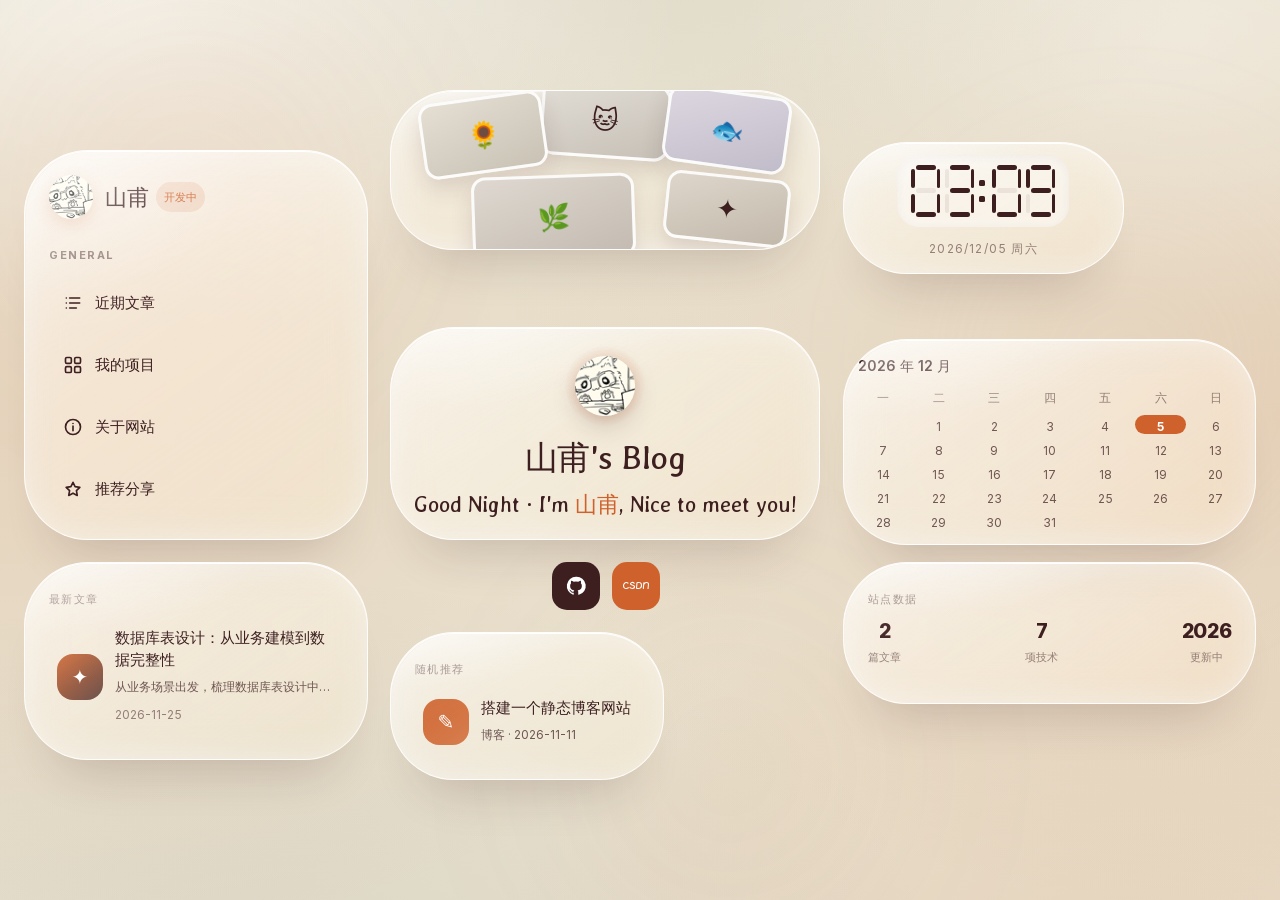
<file: index.html>
<!DOCTYPE html>
<html lang="zh-CN" dir="ltr">
  <head>
    <meta charset="utf-8">
    <meta name="viewport" content="width=device-width,initial-scale=1">
    <title>首页 | 山甫</title>
    <meta name="description" content="记录技术学习、项目复盘、生活片段与个人知识整理">
    <meta name="generator" content="VitePress v1.6.4">
    <link rel="preload stylesheet" href="/assets/style.C48laqGt.css" as="style">
    <link rel="preload stylesheet" href="/vp-icons.css" as="style">
    
    <script type="module" src="/assets/app.ChVEwTup.js"></script>
    <link rel="preload" href="/assets/inter-roman-latin.Di8DUHzh.woff2" as="font" type="font/woff2" crossorigin="">
    <link rel="modulepreload" href="/assets/chunks/theme.C-di-abJ.js">
    <link rel="modulepreload" href="/assets/chunks/framework.BZ8LM4kv.js">
    <link rel="modulepreload" href="/assets/index.md.DAxFAqfj.lean.js">
    <link rel="icon" type="image/png" href="/favicon.png">
    <meta name="theme-color" content="#e9e4d2">
    <meta name="author" content="山甫">
    <meta property="og:type" content="website">
    <meta property="og:site_name" content="山甫">
    <meta property="og:image" content="https://shanfu.blog/favicon.png">
    <meta name="twitter:card" content="summary">
    <meta name="twitter:image" content="https://shanfu.blog/favicon.png">
    <script id="check-mac-os">document.documentElement.classList.toggle("mac",/Mac|iPhone|iPod|iPad/i.test(navigator.platform));</script>
    <link rel="canonical" href="https://shanfu.blog/">
    <meta property="og:title" content="山甫的博客">
    <meta property="og:description" content="记录技术学习、项目复盘、生活片段与个人知识整理">
    <meta property="og:url" content="https://shanfu.blog/">
    <meta name="twitter:title" content="山甫的博客">
    <meta name="twitter:description" content="记录技术学习、项目复盘、生活片段与个人知识整理">
  </head>
  <body>
    <div id="app"><div class="Layout" data-v-29a69c9d><!--[--><!--]--><!--[--><span tabindex="-1" data-v-92e40004></span><a href="#VPContent" class="VPSkipLink visually-hidden" data-v-92e40004>Skip to content</a><!--]--><!----><header class="VPNav" data-v-29a69c9d data-v-f52785ab><div class="VPNavBar" data-v-f52785ab data-v-e8f78df9><div class="wrapper" data-v-e8f78df9><div class="container" data-v-e8f78df9><div class="title" data-v-e8f78df9><div class="VPNavBarTitle" data-v-e8f78df9 data-v-4c8ece8b><a class="title" href="/" data-v-4c8ece8b><!--[--><!--]--><!--[--><img class="VPImage logo" src="/favicon.png" alt data-v-0fb734d5><!--]--><span data-v-4c8ece8b>山甫</span><!--[--><!--[--><!--[--><!--[--><div class="site-name-cycle is-idle" title="山甫 / 陈雨轩" data-v-ead5e4a7><span class="site-name-visual" aria-hidden="true" data-v-ead5e4a7><!--[--><span class="site-name-char" style="--char-index:0;" data-v-ead5e4a7>山</span><span class="site-name-char" style="--char-index:1;" data-v-ead5e4a7>甫</span><!--]--></span><span class="site-name-sr" data-v-ead5e4a7>山甫 / 陈雨轩</span></div><!--]--><!--]--><!--]--><!--]--></a></div></div><div class="content" data-v-e8f78df9><div class="content-body" data-v-e8f78df9><!--[--><!--]--><div class="VPNavBarSearch search" data-v-e8f78df9><!----></div><nav aria-labelledby="main-nav-aria-label" class="VPNavBarMenu menu" data-v-e8f78df9 data-v-ce261f69><span id="main-nav-aria-label" class="visually-hidden" data-v-ce261f69> Main Navigation </span><!--[--><!--[--><a class="VPLink link VPNavBarMenuLink active" href="/" tabindex="0" data-v-ce261f69 data-v-6c688ee4><!--[--><span data-v-6c688ee4>首页</span><!--]--></a><!--]--><!--[--><a class="VPLink link VPNavBarMenuLink" href="/articles/" tabindex="0" data-v-ce261f69 data-v-6c688ee4><!--[--><span data-v-6c688ee4>文章</span><!--]--></a><!--]--><!--[--><a class="VPLink link VPNavBarMenuLink" href="/projects/" tabindex="0" data-v-ce261f69 data-v-6c688ee4><!--[--><span data-v-6c688ee4>项目</span><!--]--></a><!--]--><!--[--><a class="VPLink link VPNavBarMenuLink" href="/friends/" tabindex="0" data-v-ce261f69 data-v-6c688ee4><!--[--><span data-v-6c688ee4>友链</span><!--]--></a><!--]--><!--[--><a class="VPLink link VPNavBarMenuLink" href="/about/" tabindex="0" data-v-ce261f69 data-v-6c688ee4><!--[--><span data-v-6c688ee4>关于我</span><!--]--></a><!--]--><!--]--></nav><!----><!----><div class="VPSocialLinks VPNavBarSocialLinks social-links" data-v-e8f78df9 data-v-2a9f23eb data-v-7a62f0b8><!--[--><a class="VPSocialLink no-icon" href="https://github.com/chenyuxuan-official/blog" aria-label="github" target="_blank" rel="noopener" data-v-7a62f0b8 data-v-e586cfb9><span class="vpi-social-github"></span></a><!--]--></div><div class="VPFlyout VPNavBarExtra extra" data-v-e8f78df9 data-v-fb07ccd6 data-v-0f824779><button type="button" class="button" aria-haspopup="true" aria-expanded="false" aria-label="extra navigation" data-v-0f824779><span class="vpi-more-horizontal icon" data-v-0f824779></span></button><div class="menu" data-v-0f824779><div class="VPMenu" data-v-0f824779 data-v-8bf45728><!----><!--[--><!--[--><!----><!----><div class="group" data-v-fb07ccd6><div class="item social-links" data-v-fb07ccd6><div class="VPSocialLinks social-links-list" data-v-fb07ccd6 data-v-7a62f0b8><!--[--><a class="VPSocialLink no-icon" href="https://github.com/chenyuxuan-official/blog" aria-label="github" target="_blank" rel="noopener" data-v-7a62f0b8 data-v-e586cfb9><span class="vpi-social-github"></span></a><!--]--></div></div></div><!--]--><!--]--></div></div></div><!--[--><!--]--><button type="button" class="VPNavBarHamburger hamburger" aria-label="mobile navigation" aria-expanded="false" aria-controls="VPNavScreen" data-v-e8f78df9 data-v-4ec3fa78><span class="container" data-v-4ec3fa78><span class="top" data-v-4ec3fa78></span><span class="middle" data-v-4ec3fa78></span><span class="bottom" data-v-4ec3fa78></span></span></button></div></div></div></div><div class="divider" data-v-e8f78df9><div class="divider-line" data-v-e8f78df9></div></div></div><!----></header><!----><!----><div class="VPContent is-home" id="VPContent" data-v-29a69c9d data-v-d5226268><div class="VPHome" data-v-d5226268 data-v-99b0dbec><!--[--><!--[--><!--[--><div class="guide"><div class="guide-bg" aria-hidden="true"><span class="guide-blob guide-blob-a"></span><span class="guide-blob guide-blob-b"></span><span class="guide-blob guide-blob-c"></span></div><div class="guide-bento"><nav class="gd-card gd-nav" aria-label="站点导航"><div class="gd-nav-head"><img class="gd-avatar" src="/favicon.png" alt="山甫" width="44" height="44"><div class="gd-nav-title"><strong>山甫</strong><span class="gd-badge">开发中</span></div></div><p class="gd-nav-label">GENERAL</p><ul class="gd-nav-list"><!--[--><li><a href="/articles/" class=""><span class="gd-nav-icon" data-icon="notes" aria-hidden="true"></span><span>近期文章</span></a></li><li><a href="/projects/" class=""><span class="gd-nav-icon" data-icon="grid" aria-hidden="true"></span><span>我的项目</span></a></li><li><a href="/about/" class=""><span class="gd-nav-icon" data-icon="info" aria-hidden="true"></span><span>关于网站</span></a></li><li><a href="/friends/" class=""><span class="gd-nav-icon" data-icon="star" aria-hidden="true"></span><span>推荐分享</span></a></li><!--]--></ul></nav><div class="gd-card gd-photos" aria-hidden="true"><!--[--><span class="gd-photo-1 gd-photo"><!--[-->🐱<!--]--></span><span class="gd-photo-2 gd-photo"><!--[-->🌻<!--]--></span><span class="gd-photo-3 gd-photo"><!--[-->🐟<!--]--></span><span class="gd-photo-4 gd-photo"><!--[-->🌿<!--]--></span><span class="gd-photo-5 gd-photo"><!--[-->✦<!--]--></span><!--]--></div><section class="gd-card gd-greet" aria-labelledby="greet-title"><div class="gd-greet-avatar" aria-hidden="true"><img src="/favicon.png" alt="山甫" width="72" height="72"></div><h1 id="greet-title" class="gd-greet-title">山甫&#39;s Blog</h1><p class="gd-greet-sub" aria-live="polite">Hello · I&#39;m <strong>山甫</strong>, Nice to meet you! </p></section><a class="gd-card gd-clock gd-clock-link" href="/pomodoro/" aria-label="打开番茄钟" title="打开番茄钟"><div class="gd-lcd" role="img" aria-label="--:-- "><!--[--><!--[--><span class="gd-digit"><!--[--><i class="gd-seg-a gd-seg"></i><i class="gd-seg-b gd-seg"></i><i class="gd-seg-c gd-seg"></i><i class="gd-seg-d gd-seg"></i><i class="gd-seg-e gd-seg"></i><i class="gd-seg-f gd-seg"></i><i class="gd-seg-g gd-seg"></i><!--]--></span><!----><!--]--><!--[--><span class="gd-digit"><!--[--><i class="gd-seg-a gd-seg"></i><i class="gd-seg-b gd-seg"></i><i class="gd-seg-c gd-seg"></i><i class="gd-seg-d gd-seg"></i><i class="gd-seg-e gd-seg"></i><i class="gd-seg-f gd-seg"></i><i class="gd-seg-g gd-seg"></i><!--]--></span><span class="gd-colon"><i></i><i></i></span><!--]--><!--[--><span class="gd-digit"><!--[--><i class="gd-seg-a gd-seg"></i><i class="gd-seg-b gd-seg"></i><i class="gd-seg-c gd-seg"></i><i class="gd-seg-d gd-seg"></i><i class="gd-seg-e gd-seg"></i><i class="gd-seg-f gd-seg"></i><i class="gd-seg-g gd-seg"></i><!--]--></span><!----><!--]--><!--[--><span class="gd-digit"><!--[--><i class="gd-seg-a gd-seg"></i><i class="gd-seg-b gd-seg"></i><i class="gd-seg-c gd-seg"></i><i class="gd-seg-d gd-seg"></i><i class="gd-seg-e gd-seg"></i><i class="gd-seg-f gd-seg"></i><i class="gd-seg-g gd-seg"></i><!--]--></span><!----><!--]--><!--]--></div><span class="gd-clock-date"></span></a><section class="gd-card gd-cal" aria-labelledby="cal-title"><p id="cal-title" class="gd-cal-title"></p><div class="gd-cal-grid"><!--[--><span class="gd-cal-head">一</span><span class="gd-cal-head">二</span><span class="gd-cal-head">三</span><span class="gd-cal-head">四</span><span class="gd-cal-head">五</span><span class="gd-cal-head">六</span><span class="gd-cal-head">日</span><!--]--><!--[--><!--]--></div></section><section class="gd-card gd-latest" aria-labelledby="latest-title"><p id="latest-title" class="gd-mini-label">最新文章</p><a class="gd-latest-body" href="/articles/database-table-design"><span class="gd-latest-thumb" aria-hidden="true">✦</span><span class="gd-latest-text"><strong>数据库表设计：从业务建模到数据完整性</strong><em>从业务场景出发，梳理数据库表设计中的常见约束、主键、外键、数据安全、删除策略、事务、订单快照与 UUID。</em><time datetime="2026-11-25">2026-11-25</time></span></a></section><ul class="gd-socials" aria-label="社交入口"><!--[--><li><a href="https://github.com/chenyuxuan-official?tab=repositories" target="_blank" rel="noopener noreferrer" aria-label="GitHub" data-icon="github"></a></li><li><a href="https://blog.csdn.net/2501_93561319?spm=1000.2115.3001.5343" target="_blank" rel="noopener noreferrer" aria-label="CSDN" data-icon="csdn"></a></li><!--]--></ul><section class="gd-card gd-stats" aria-labelledby="stats-title"><p id="stats-title" class="gd-mini-label">站点数据</p><ul class="gd-stats-list"><li><strong>2</strong><span>篇文章</span></li><li><strong>7</strong><span>项技术</span></li><li><strong>2026</strong><span>更新中</span></li></ul></section><section class="gd-card gd-recommend" aria-labelledby="rec-title"><p id="rec-title" class="gd-mini-label">随机推荐</p><a href="/articles/database-table-design" class="gd-rec-body"><span class="gd-rec-thumb" aria-hidden="true">✎</span><span class="gd-rec-text"><strong>数据库表设计：从业务建模到数据完整性</strong><em>数据库 · 2026-11-25</em></span></a></section></div></div><!--]--><!--]--><!--]--><!----><!--[--><!--]--><!--[--><!--]--><!----><!--[--><!--]--><div class="vp-doc container" style="" data-v-99b0dbec data-v-0181fc53><!--[--><div style="position:relative;" data-v-99b0dbec><div></div></div><!--]--></div></div></div><footer class="VPFooter" data-v-29a69c9d data-v-ffcce4ea><div class="container" data-v-ffcce4ea><p class="message" data-v-ffcce4ea>使用 Vue 3 与 VitePress 构建，托管于 GitHub Pages</p><p class="copyright" data-v-ffcce4ea>© 2026 山甫</p></div></footer><!--[--><!--]--></div></div>
    <script>window.__VP_HASH_MAP__=JSON.parse("{\"about_index.md\":\"BldeJNgt\",\"articles_build-a-static-blog.md\":\"DULO02_B\",\"articles_database-table-design.md\":\"DsE1tiPc\",\"articles_index.md\":\"hWu2uXgk\",\"friends_index.md\":\"f7Jwuqw4\",\"index.md\":\"DAxFAqfj\",\"pomodoro_index.md\":\"CXqkReTc\",\"projects_index.md\":\"B05dST2d\"}");window.__VP_SITE_DATA__=JSON.parse("{\"lang\":\"zh-CN\",\"dir\":\"ltr\",\"title\":\"山甫\",\"description\":\"记录技术学习、项目复盘、生活片段与个人知识整理\",\"base\":\"/\",\"head\":[],\"router\":{\"prefetchLinks\":true},\"appearance\":false,\"themeConfig\":{\"logo\":\"/favicon.png\",\"siteTitle\":\"山甫\",\"nav\":[{\"text\":\"首页\",\"link\":\"/\"},{\"text\":\"文章\",\"link\":\"/articles/\"},{\"text\":\"项目\",\"link\":\"/projects/\"},{\"text\":\"友链\",\"link\":\"/friends/\"},{\"text\":\"关于我\",\"link\":\"/about/\"}],\"socialLinks\":[{\"icon\":\"github\",\"link\":\"https://github.com/chenyuxuan-official/blog\"}],\"outline\":{\"label\":\"本页目录\",\"level\":[2,3]},\"docFooter\":{\"prev\":\"上一篇\",\"next\":\"下一篇\"},\"sidebarMenuLabel\":\"菜单\",\"returnToTopLabel\":\"回到顶部\",\"langMenuLabel\":\"切换语言\",\"footer\":{\"message\":\"使用 Vue 3 与 VitePress 构建，托管于 GitHub Pages\",\"copyright\":\"© 2026 山甫\"}},\"locales\":{},\"scrollOffset\":134,\"cleanUrls\":true}");</script>
    
  </body>
</html>
</file>
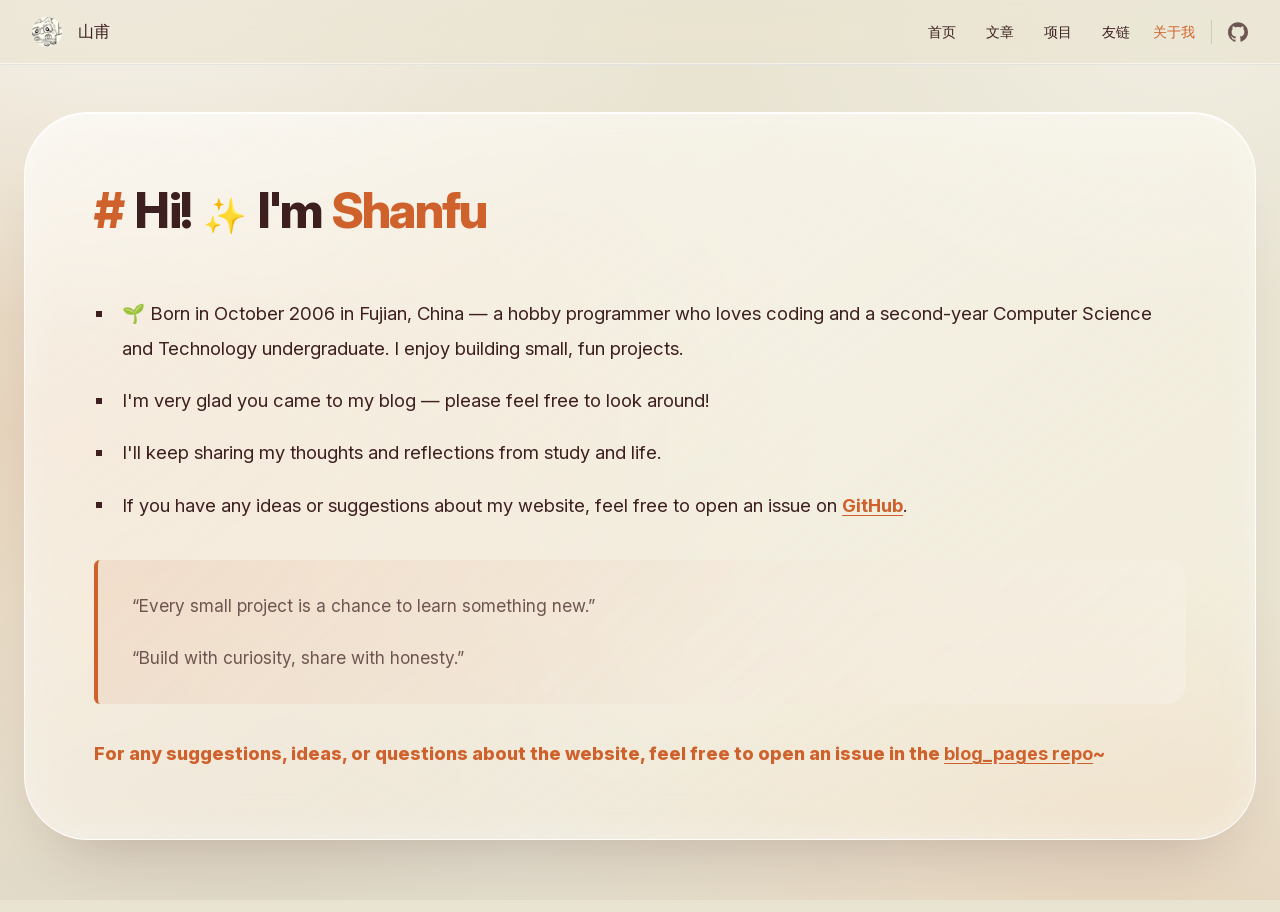
<file: about/index.html>
<!DOCTYPE html>
<html lang="zh-CN" dir="ltr">
  <head>
    <meta charset="utf-8">
    <meta name="viewport" content="width=device-width,initial-scale=1">
    <title>关于我 | 山甫</title>
    <meta name="description" content="关于山甫与这个博客的创建原因、内容范围与技术选型">
    <meta name="generator" content="VitePress v1.6.4">
    <link rel="preload stylesheet" href="/assets/style.C48laqGt.css" as="style">
    <link rel="preload stylesheet" href="/vp-icons.css" as="style">
    
    <script type="module" src="/assets/app.ChVEwTup.js"></script>
    <link rel="preload" href="/assets/inter-roman-latin.Di8DUHzh.woff2" as="font" type="font/woff2" crossorigin="">
    <link rel="modulepreload" href="/assets/chunks/theme.C-di-abJ.js">
    <link rel="modulepreload" href="/assets/chunks/framework.BZ8LM4kv.js">
    <link rel="modulepreload" href="/assets/about_index.md.BldeJNgt.lean.js">
    <link rel="icon" type="image/png" href="/favicon.png">
    <meta name="theme-color" content="#e9e4d2">
    <meta name="author" content="山甫">
    <meta property="og:type" content="website">
    <meta property="og:site_name" content="山甫">
    <meta property="og:image" content="https://shanfu.blog/favicon.png">
    <meta name="twitter:card" content="summary">
    <meta name="twitter:image" content="https://shanfu.blog/favicon.png">
    <script id="check-mac-os">document.documentElement.classList.toggle("mac",/Mac|iPhone|iPod|iPad/i.test(navigator.platform));</script>
    <link rel="canonical" href="https://shanfu.blog/about/">
    <meta property="og:title" content="关于我">
    <meta property="og:description" content="关于山甫与这个博客的创建原因、内容范围与技术选型">
    <meta property="og:url" content="https://shanfu.blog/about/">
    <meta name="twitter:title" content="关于我">
    <meta name="twitter:description" content="关于山甫与这个博客的创建原因、内容范围与技术选型">
  </head>
  <body>
    <div id="app"><div class="Layout" data-v-29a69c9d><!--[--><!--]--><!--[--><span tabindex="-1" data-v-92e40004></span><a href="#VPContent" class="VPSkipLink visually-hidden" data-v-92e40004>Skip to content</a><!--]--><!----><header class="VPNav" data-v-29a69c9d data-v-f52785ab><div class="VPNavBar" data-v-f52785ab data-v-e8f78df9><div class="wrapper" data-v-e8f78df9><div class="container" data-v-e8f78df9><div class="title" data-v-e8f78df9><div class="VPNavBarTitle" data-v-e8f78df9 data-v-4c8ece8b><a class="title" href="/" data-v-4c8ece8b><!--[--><!--]--><!--[--><img class="VPImage logo" src="/favicon.png" alt data-v-0fb734d5><!--]--><span data-v-4c8ece8b>山甫</span><!--[--><!--[--><!--[--><!--[--><div class="site-name-cycle is-idle" title="山甫 / 陈雨轩" data-v-ead5e4a7><span class="site-name-visual" aria-hidden="true" data-v-ead5e4a7><!--[--><span class="site-name-char" style="--char-index:0;" data-v-ead5e4a7>山</span><span class="site-name-char" style="--char-index:1;" data-v-ead5e4a7>甫</span><!--]--></span><span class="site-name-sr" data-v-ead5e4a7>山甫 / 陈雨轩</span></div><!--]--><!--]--><!--]--><!--]--></a></div></div><div class="content" data-v-e8f78df9><div class="content-body" data-v-e8f78df9><!--[--><!--]--><div class="VPNavBarSearch search" data-v-e8f78df9><!----></div><nav aria-labelledby="main-nav-aria-label" class="VPNavBarMenu menu" data-v-e8f78df9 data-v-ce261f69><span id="main-nav-aria-label" class="visually-hidden" data-v-ce261f69> Main Navigation </span><!--[--><!--[--><a class="VPLink link VPNavBarMenuLink" href="/" tabindex="0" data-v-ce261f69 data-v-6c688ee4><!--[--><span data-v-6c688ee4>首页</span><!--]--></a><!--]--><!--[--><a class="VPLink link VPNavBarMenuLink" href="/articles/" tabindex="0" data-v-ce261f69 data-v-6c688ee4><!--[--><span data-v-6c688ee4>文章</span><!--]--></a><!--]--><!--[--><a class="VPLink link VPNavBarMenuLink" href="/projects/" tabindex="0" data-v-ce261f69 data-v-6c688ee4><!--[--><span data-v-6c688ee4>项目</span><!--]--></a><!--]--><!--[--><a class="VPLink link VPNavBarMenuLink" href="/friends/" tabindex="0" data-v-ce261f69 data-v-6c688ee4><!--[--><span data-v-6c688ee4>友链</span><!--]--></a><!--]--><!--[--><a class="VPLink link VPNavBarMenuLink active" href="/about/" tabindex="0" data-v-ce261f69 data-v-6c688ee4><!--[--><span data-v-6c688ee4>关于我</span><!--]--></a><!--]--><!--]--></nav><!----><!----><div class="VPSocialLinks VPNavBarSocialLinks social-links" data-v-e8f78df9 data-v-2a9f23eb data-v-7a62f0b8><!--[--><a class="VPSocialLink no-icon" href="https://github.com/chenyuxuan-official/blog" aria-label="github" target="_blank" rel="noopener" data-v-7a62f0b8 data-v-e586cfb9><span class="vpi-social-github"></span></a><!--]--></div><div class="VPFlyout VPNavBarExtra extra" data-v-e8f78df9 data-v-fb07ccd6 data-v-0f824779><button type="button" class="button" aria-haspopup="true" aria-expanded="false" aria-label="extra navigation" data-v-0f824779><span class="vpi-more-horizontal icon" data-v-0f824779></span></button><div class="menu" data-v-0f824779><div class="VPMenu" data-v-0f824779 data-v-8bf45728><!----><!--[--><!--[--><!----><!----><div class="group" data-v-fb07ccd6><div class="item social-links" data-v-fb07ccd6><div class="VPSocialLinks social-links-list" data-v-fb07ccd6 data-v-7a62f0b8><!--[--><a class="VPSocialLink no-icon" href="https://github.com/chenyuxuan-official/blog" aria-label="github" target="_blank" rel="noopener" data-v-7a62f0b8 data-v-e586cfb9><span class="vpi-social-github"></span></a><!--]--></div></div></div><!--]--><!--]--></div></div></div><!--[--><!--]--><button type="button" class="VPNavBarHamburger hamburger" aria-label="mobile navigation" aria-expanded="false" aria-controls="VPNavScreen" data-v-e8f78df9 data-v-4ec3fa78><span class="container" data-v-4ec3fa78><span class="top" data-v-4ec3fa78></span><span class="middle" data-v-4ec3fa78></span><span class="bottom" data-v-4ec3fa78></span></span></button></div></div></div></div><div class="divider" data-v-e8f78df9><div class="divider-line" data-v-e8f78df9></div></div></div><!----></header><div class="VPLocalNav empty fixed" data-v-29a69c9d data-v-72df12b2><div class="container" data-v-72df12b2><!----><div class="VPLocalNavOutlineDropdown" style="--vp-vh:0px;" data-v-72df12b2 data-v-78a28d0b><button data-v-78a28d0b>回到顶部</button><!----></div></div></div><!----><div class="VPContent" id="VPContent" data-v-29a69c9d data-v-d5226268><div class="VPPage" data-v-d5226268><!--[--><!--]--><div style="position:relative;"><div><div class="about-page"><article class="about-card"><h1 class="about-title"><span class="about-hash" aria-hidden="true">#</span><span>Hi!</span><span class="about-spark" aria-hidden="true">✨</span><span>I&#39;m <strong>Shanfu</strong></span></h1><ul class="about-list"><li> 🌱 Born in October 2006 in Fujian, China — a hobby programmer who loves coding and a second-year Computer Science and Technology undergraduate. I enjoy building small, fun projects. </li><li>I&#39;m very glad you came to my blog — please feel free to look around!</li><li>I&#39;ll keep sharing my thoughts and reflections from study and life.</li><li> If you have any ideas or suggestions about my website, feel free to open an issue on <a href="https://github.com/chenyuxuan-official/blog_pages" target="_blank" rel="noopener noreferrer">GitHub</a>. </li></ul><blockquote class="about-quote"><p>“Every small project is a chance to learn something new.”</p><p>“Build with curiosity, share with honesty.”</p></blockquote><p class="about-footer"> For any suggestions, ideas, or questions about the website, feel free to open an issue in the <a href="https://github.com/chenyuxuan-official/blog_pages" target="_blank" rel="noopener noreferrer">blog_pages repo</a>~ </p></article></div></div></div><!--[--><!--]--></div></div><footer class="VPFooter" data-v-29a69c9d data-v-ffcce4ea><div class="container" data-v-ffcce4ea><p class="message" data-v-ffcce4ea>使用 Vue 3 与 VitePress 构建，托管于 GitHub Pages</p><p class="copyright" data-v-ffcce4ea>© 2026 山甫</p></div></footer><!--[--><!--]--></div></div>
    <script>window.__VP_HASH_MAP__=JSON.parse("{\"about_index.md\":\"BldeJNgt\",\"articles_build-a-static-blog.md\":\"DULO02_B\",\"articles_database-table-design.md\":\"DsE1tiPc\",\"articles_index.md\":\"hWu2uXgk\",\"friends_index.md\":\"f7Jwuqw4\",\"index.md\":\"DAxFAqfj\",\"pomodoro_index.md\":\"CXqkReTc\",\"projects_index.md\":\"B05dST2d\"}");window.__VP_SITE_DATA__=JSON.parse("{\"lang\":\"zh-CN\",\"dir\":\"ltr\",\"title\":\"山甫\",\"description\":\"记录技术学习、项目复盘、生活片段与个人知识整理\",\"base\":\"/\",\"head\":[],\"router\":{\"prefetchLinks\":true},\"appearance\":false,\"themeConfig\":{\"logo\":\"/favicon.png\",\"siteTitle\":\"山甫\",\"nav\":[{\"text\":\"首页\",\"link\":\"/\"},{\"text\":\"文章\",\"link\":\"/articles/\"},{\"text\":\"项目\",\"link\":\"/projects/\"},{\"text\":\"友链\",\"link\":\"/friends/\"},{\"text\":\"关于我\",\"link\":\"/about/\"}],\"socialLinks\":[{\"icon\":\"github\",\"link\":\"https://github.com/chenyuxuan-official/blog\"}],\"outline\":{\"label\":\"本页目录\",\"level\":[2,3]},\"docFooter\":{\"prev\":\"上一篇\",\"next\":\"下一篇\"},\"sidebarMenuLabel\":\"菜单\",\"returnToTopLabel\":\"回到顶部\",\"langMenuLabel\":\"切换语言\",\"footer\":{\"message\":\"使用 Vue 3 与 VitePress 构建，托管于 GitHub Pages\",\"copyright\":\"© 2026 山甫\"}},\"locales\":{},\"scrollOffset\":134,\"cleanUrls\":true}");</script>
    
  </body>
</html>
</file>
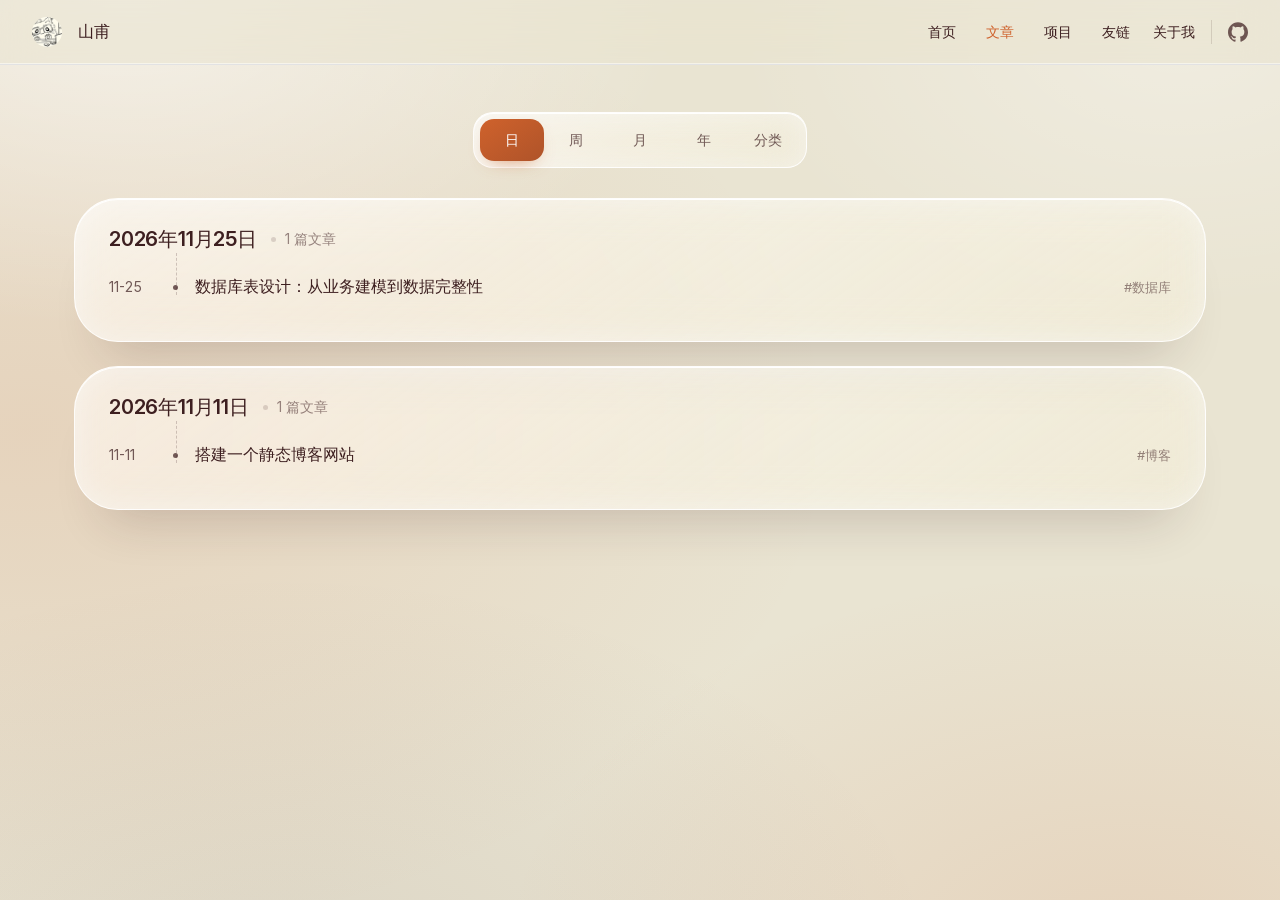
<file: articles/index.html>
<!DOCTYPE html>
<html lang="zh-CN" dir="ltr">
  <head>
    <meta charset="utf-8">
    <meta name="viewport" content="width=device-width,initial-scale=1">
    <title>文章 | 山甫</title>
    <meta name="description" content="个人文章、生活记录、技术学习、项目分享、复盘与知识整理">
    <meta name="generator" content="VitePress v1.6.4">
    <link rel="preload stylesheet" href="/assets/style.C48laqGt.css" as="style">
    <link rel="preload stylesheet" href="/vp-icons.css" as="style">
    
    <script type="module" src="/assets/app.ChVEwTup.js"></script>
    <link rel="preload" href="/assets/inter-roman-latin.Di8DUHzh.woff2" as="font" type="font/woff2" crossorigin="">
    <link rel="modulepreload" href="/assets/chunks/theme.C-di-abJ.js">
    <link rel="modulepreload" href="/assets/chunks/framework.BZ8LM4kv.js">
    <link rel="modulepreload" href="/assets/articles_index.md.hWu2uXgk.lean.js">
    <link rel="icon" type="image/png" href="/favicon.png">
    <meta name="theme-color" content="#e9e4d2">
    <meta name="author" content="山甫">
    <meta property="og:type" content="website">
    <meta property="og:site_name" content="山甫">
    <meta property="og:image" content="https://shanfu.blog/favicon.png">
    <meta name="twitter:card" content="summary">
    <meta name="twitter:image" content="https://shanfu.blog/favicon.png">
    <script id="check-mac-os">document.documentElement.classList.toggle("mac",/Mac|iPhone|iPod|iPad/i.test(navigator.platform));</script>
    <link rel="canonical" href="https://shanfu.blog/articles/">
    <meta property="og:title" content="文章">
    <meta property="og:description" content="个人文章、生活记录、技术学习、项目分享、复盘与知识整理">
    <meta property="og:url" content="https://shanfu.blog/articles/">
    <meta name="twitter:title" content="文章">
    <meta name="twitter:description" content="个人文章、生活记录、技术学习、项目分享、复盘与知识整理">
  </head>
  <body>
    <div id="app"><div class="Layout" data-v-29a69c9d><!--[--><!--]--><!--[--><span tabindex="-1" data-v-92e40004></span><a href="#VPContent" class="VPSkipLink visually-hidden" data-v-92e40004>Skip to content</a><!--]--><!----><header class="VPNav" data-v-29a69c9d data-v-f52785ab><div class="VPNavBar" data-v-f52785ab data-v-e8f78df9><div class="wrapper" data-v-e8f78df9><div class="container" data-v-e8f78df9><div class="title" data-v-e8f78df9><div class="VPNavBarTitle" data-v-e8f78df9 data-v-4c8ece8b><a class="title" href="/" data-v-4c8ece8b><!--[--><!--]--><!--[--><img class="VPImage logo" src="/favicon.png" alt data-v-0fb734d5><!--]--><span data-v-4c8ece8b>山甫</span><!--[--><!--[--><!--[--><!--[--><div class="site-name-cycle is-idle" title="山甫 / 陈雨轩" data-v-ead5e4a7><span class="site-name-visual" aria-hidden="true" data-v-ead5e4a7><!--[--><span class="site-name-char" style="--char-index:0;" data-v-ead5e4a7>山</span><span class="site-name-char" style="--char-index:1;" data-v-ead5e4a7>甫</span><!--]--></span><span class="site-name-sr" data-v-ead5e4a7>山甫 / 陈雨轩</span></div><!--]--><!--]--><!--]--><!--]--></a></div></div><div class="content" data-v-e8f78df9><div class="content-body" data-v-e8f78df9><!--[--><!--]--><div class="VPNavBarSearch search" data-v-e8f78df9><!----></div><nav aria-labelledby="main-nav-aria-label" class="VPNavBarMenu menu" data-v-e8f78df9 data-v-ce261f69><span id="main-nav-aria-label" class="visually-hidden" data-v-ce261f69> Main Navigation </span><!--[--><!--[--><a class="VPLink link VPNavBarMenuLink" href="/" tabindex="0" data-v-ce261f69 data-v-6c688ee4><!--[--><span data-v-6c688ee4>首页</span><!--]--></a><!--]--><!--[--><a class="VPLink link VPNavBarMenuLink active" href="/articles/" tabindex="0" data-v-ce261f69 data-v-6c688ee4><!--[--><span data-v-6c688ee4>文章</span><!--]--></a><!--]--><!--[--><a class="VPLink link VPNavBarMenuLink" href="/projects/" tabindex="0" data-v-ce261f69 data-v-6c688ee4><!--[--><span data-v-6c688ee4>项目</span><!--]--></a><!--]--><!--[--><a class="VPLink link VPNavBarMenuLink" href="/friends/" tabindex="0" data-v-ce261f69 data-v-6c688ee4><!--[--><span data-v-6c688ee4>友链</span><!--]--></a><!--]--><!--[--><a class="VPLink link VPNavBarMenuLink" href="/about/" tabindex="0" data-v-ce261f69 data-v-6c688ee4><!--[--><span data-v-6c688ee4>关于我</span><!--]--></a><!--]--><!--]--></nav><!----><!----><div class="VPSocialLinks VPNavBarSocialLinks social-links" data-v-e8f78df9 data-v-2a9f23eb data-v-7a62f0b8><!--[--><a class="VPSocialLink no-icon" href="https://github.com/chenyuxuan-official/blog" aria-label="github" target="_blank" rel="noopener" data-v-7a62f0b8 data-v-e586cfb9><span class="vpi-social-github"></span></a><!--]--></div><div class="VPFlyout VPNavBarExtra extra" data-v-e8f78df9 data-v-fb07ccd6 data-v-0f824779><button type="button" class="button" aria-haspopup="true" aria-expanded="false" aria-label="extra navigation" data-v-0f824779><span class="vpi-more-horizontal icon" data-v-0f824779></span></button><div class="menu" data-v-0f824779><div class="VPMenu" data-v-0f824779 data-v-8bf45728><!----><!--[--><!--[--><!----><!----><div class="group" data-v-fb07ccd6><div class="item social-links" data-v-fb07ccd6><div class="VPSocialLinks social-links-list" data-v-fb07ccd6 data-v-7a62f0b8><!--[--><a class="VPSocialLink no-icon" href="https://github.com/chenyuxuan-official/blog" aria-label="github" target="_blank" rel="noopener" data-v-7a62f0b8 data-v-e586cfb9><span class="vpi-social-github"></span></a><!--]--></div></div></div><!--]--><!--]--></div></div></div><!--[--><!--]--><button type="button" class="VPNavBarHamburger hamburger" aria-label="mobile navigation" aria-expanded="false" aria-controls="VPNavScreen" data-v-e8f78df9 data-v-4ec3fa78><span class="container" data-v-4ec3fa78><span class="top" data-v-4ec3fa78></span><span class="middle" data-v-4ec3fa78></span><span class="bottom" data-v-4ec3fa78></span></span></button></div></div></div></div><div class="divider" data-v-e8f78df9><div class="divider-line" data-v-e8f78df9></div></div></div><!----></header><div class="VPLocalNav empty fixed" data-v-29a69c9d data-v-72df12b2><div class="container" data-v-72df12b2><!----><div class="VPLocalNavOutlineDropdown" style="--vp-vh:0px;" data-v-72df12b2 data-v-78a28d0b><button data-v-78a28d0b>回到顶部</button><!----></div></div></div><!----><div class="VPContent" id="VPContent" data-v-29a69c9d data-v-d5226268><div class="VPPage" data-v-d5226268><!--[--><!--]--><div style="position:relative;"><div><div class="articles-page" data-v-2b6a1dee><nav class="article-views" aria-label="文章时间视图" data-v-2b6a1dee><!--[--><button type="button" class="active" aria-pressed="true" data-v-2b6a1dee>日</button><button type="button" class="" aria-pressed="false" data-v-2b6a1dee>周</button><button type="button" class="" aria-pressed="false" data-v-2b6a1dee>月</button><button type="button" class="" aria-pressed="false" data-v-2b6a1dee>年</button><button type="button" class="" aria-pressed="false" data-v-2b6a1dee>分类</button><!--]--></nav><!--[--><article class="article-group" data-v-2b6a1dee><header class="article-group-head" data-v-2b6a1dee><h2 data-v-2b6a1dee>2026年11月25日</h2><span class="article-count" data-v-2b6a1dee>1 篇文章</span></header><ul class="article-items" data-v-2b6a1dee><!--[--><li class="article-item" data-v-2b6a1dee><time class="article-date" datetime="2026-11-25" data-v-2b6a1dee>11-25</time><span class="article-dot" aria-hidden="true" data-v-2b6a1dee></span><a class="article-title" href="/articles/database-table-design" data-v-2b6a1dee>数据库表设计：从业务建模到数据完整性</a><span class="article-tag" data-v-2b6a1dee>#数据库</span></li><!--]--></ul></article><article class="article-group" data-v-2b6a1dee><header class="article-group-head" data-v-2b6a1dee><h2 data-v-2b6a1dee>2026年11月11日</h2><span class="article-count" data-v-2b6a1dee>1 篇文章</span></header><ul class="article-items" data-v-2b6a1dee><!--[--><li class="article-item" data-v-2b6a1dee><time class="article-date" datetime="2026-11-11" data-v-2b6a1dee>11-11</time><span class="article-dot" aria-hidden="true" data-v-2b6a1dee></span><a class="article-title" href="/articles/build-a-static-blog" data-v-2b6a1dee>搭建一个静态博客网站</a><span class="article-tag" data-v-2b6a1dee>#博客</span></li><!--]--></ul></article><!--]--></div></div></div><!--[--><!--]--></div></div><footer class="VPFooter" data-v-29a69c9d data-v-ffcce4ea><div class="container" data-v-ffcce4ea><p class="message" data-v-ffcce4ea>使用 Vue 3 与 VitePress 构建，托管于 GitHub Pages</p><p class="copyright" data-v-ffcce4ea>© 2026 山甫</p></div></footer><!--[--><!--]--></div></div>
    <script>window.__VP_HASH_MAP__=JSON.parse("{\"about_index.md\":\"BldeJNgt\",\"articles_build-a-static-blog.md\":\"DULO02_B\",\"articles_database-table-design.md\":\"DsE1tiPc\",\"articles_index.md\":\"hWu2uXgk\",\"friends_index.md\":\"f7Jwuqw4\",\"index.md\":\"DAxFAqfj\",\"pomodoro_index.md\":\"CXqkReTc\",\"projects_index.md\":\"B05dST2d\"}");window.__VP_SITE_DATA__=JSON.parse("{\"lang\":\"zh-CN\",\"dir\":\"ltr\",\"title\":\"山甫\",\"description\":\"记录技术学习、项目复盘、生活片段与个人知识整理\",\"base\":\"/\",\"head\":[],\"router\":{\"prefetchLinks\":true},\"appearance\":false,\"themeConfig\":{\"logo\":\"/favicon.png\",\"siteTitle\":\"山甫\",\"nav\":[{\"text\":\"首页\",\"link\":\"/\"},{\"text\":\"文章\",\"link\":\"/articles/\"},{\"text\":\"项目\",\"link\":\"/projects/\"},{\"text\":\"友链\",\"link\":\"/friends/\"},{\"text\":\"关于我\",\"link\":\"/about/\"}],\"socialLinks\":[{\"icon\":\"github\",\"link\":\"https://github.com/chenyuxuan-official/blog\"}],\"outline\":{\"label\":\"本页目录\",\"level\":[2,3]},\"docFooter\":{\"prev\":\"上一篇\",\"next\":\"下一篇\"},\"sidebarMenuLabel\":\"菜单\",\"returnToTopLabel\":\"回到顶部\",\"langMenuLabel\":\"切换语言\",\"footer\":{\"message\":\"使用 Vue 3 与 VitePress 构建，托管于 GitHub Pages\",\"copyright\":\"© 2026 山甫\"}},\"locales\":{},\"scrollOffset\":134,\"cleanUrls\":true}");</script>
    
  </body>
</html>
</file>
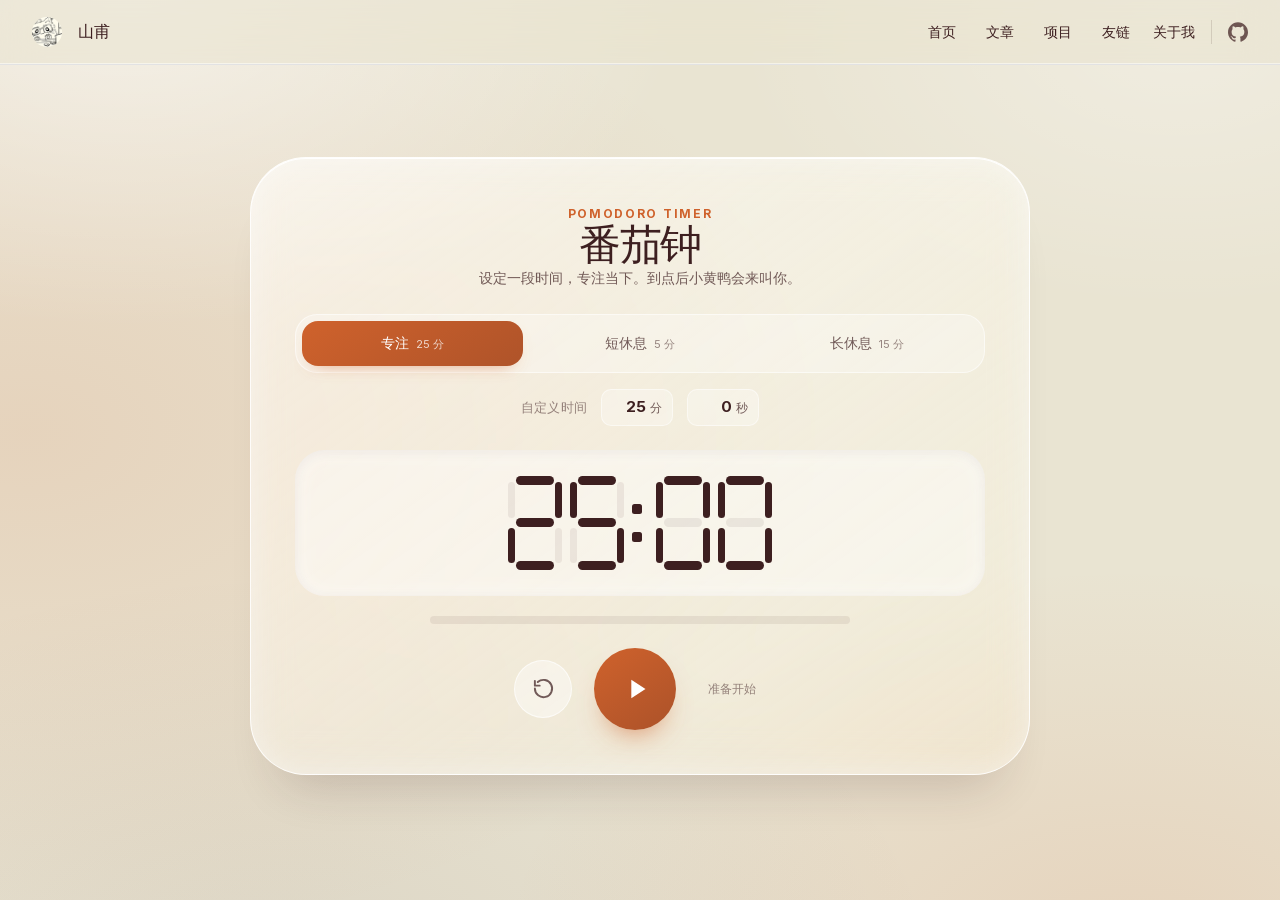
<file: pomodoro/index.html>
<!DOCTYPE html>
<html lang="zh-CN" dir="ltr">
  <head>
    <meta charset="utf-8">
    <meta name="viewport" content="width=device-width,initial-scale=1">
    <title>番茄钟 | 山甫</title>
    <meta name="description" content="自定义时长的番茄钟，到点弹窗并用小黄鸭叫声提醒">
    <meta name="generator" content="VitePress v1.6.4">
    <link rel="preload stylesheet" href="/assets/style.C48laqGt.css" as="style">
    <link rel="preload stylesheet" href="/vp-icons.css" as="style">
    
    <script type="module" src="/assets/app.ChVEwTup.js"></script>
    <link rel="preload" href="/assets/inter-roman-latin.Di8DUHzh.woff2" as="font" type="font/woff2" crossorigin="">
    <link rel="modulepreload" href="/assets/chunks/theme.C-di-abJ.js">
    <link rel="modulepreload" href="/assets/chunks/framework.BZ8LM4kv.js">
    <link rel="modulepreload" href="/assets/pomodoro_index.md.CXqkReTc.lean.js">
    <link rel="icon" type="image/png" href="/favicon.png">
    <meta name="theme-color" content="#e9e4d2">
    <meta name="author" content="山甫">
    <meta property="og:type" content="website">
    <meta property="og:site_name" content="山甫">
    <meta property="og:image" content="https://shanfu.blog/favicon.png">
    <meta name="twitter:card" content="summary">
    <meta name="twitter:image" content="https://shanfu.blog/favicon.png">
    <script id="check-mac-os">document.documentElement.classList.toggle("mac",/Mac|iPhone|iPod|iPad/i.test(navigator.platform));</script>
    <link rel="canonical" href="https://shanfu.blog/pomodoro/">
    <meta property="og:title" content="番茄钟">
    <meta property="og:description" content="自定义时长的番茄钟，到点弹窗并用小黄鸭叫声提醒">
    <meta property="og:url" content="https://shanfu.blog/pomodoro/">
    <meta name="twitter:title" content="番茄钟">
    <meta name="twitter:description" content="自定义时长的番茄钟，到点弹窗并用小黄鸭叫声提醒">
  </head>
  <body><!--teleport start anchor--><!----><!--teleport anchor-->
    <div id="app"><div class="Layout" data-v-29a69c9d><!--[--><!--]--><!--[--><span tabindex="-1" data-v-92e40004></span><a href="#VPContent" class="VPSkipLink visually-hidden" data-v-92e40004>Skip to content</a><!--]--><!----><header class="VPNav" data-v-29a69c9d data-v-f52785ab><div class="VPNavBar" data-v-f52785ab data-v-e8f78df9><div class="wrapper" data-v-e8f78df9><div class="container" data-v-e8f78df9><div class="title" data-v-e8f78df9><div class="VPNavBarTitle" data-v-e8f78df9 data-v-4c8ece8b><a class="title" href="/" data-v-4c8ece8b><!--[--><!--]--><!--[--><img class="VPImage logo" src="/favicon.png" alt data-v-0fb734d5><!--]--><span data-v-4c8ece8b>山甫</span><!--[--><!--[--><!--[--><!--[--><div class="site-name-cycle is-idle" title="山甫 / 陈雨轩" data-v-ead5e4a7><span class="site-name-visual" aria-hidden="true" data-v-ead5e4a7><!--[--><span class="site-name-char" style="--char-index:0;" data-v-ead5e4a7>山</span><span class="site-name-char" style="--char-index:1;" data-v-ead5e4a7>甫</span><!--]--></span><span class="site-name-sr" data-v-ead5e4a7>山甫 / 陈雨轩</span></div><!--]--><!--]--><!--]--><!--]--></a></div></div><div class="content" data-v-e8f78df9><div class="content-body" data-v-e8f78df9><!--[--><!--]--><div class="VPNavBarSearch search" data-v-e8f78df9><!----></div><nav aria-labelledby="main-nav-aria-label" class="VPNavBarMenu menu" data-v-e8f78df9 data-v-ce261f69><span id="main-nav-aria-label" class="visually-hidden" data-v-ce261f69> Main Navigation </span><!--[--><!--[--><a class="VPLink link VPNavBarMenuLink" href="/" tabindex="0" data-v-ce261f69 data-v-6c688ee4><!--[--><span data-v-6c688ee4>首页</span><!--]--></a><!--]--><!--[--><a class="VPLink link VPNavBarMenuLink" href="/articles/" tabindex="0" data-v-ce261f69 data-v-6c688ee4><!--[--><span data-v-6c688ee4>文章</span><!--]--></a><!--]--><!--[--><a class="VPLink link VPNavBarMenuLink" href="/projects/" tabindex="0" data-v-ce261f69 data-v-6c688ee4><!--[--><span data-v-6c688ee4>项目</span><!--]--></a><!--]--><!--[--><a class="VPLink link VPNavBarMenuLink" href="/friends/" tabindex="0" data-v-ce261f69 data-v-6c688ee4><!--[--><span data-v-6c688ee4>友链</span><!--]--></a><!--]--><!--[--><a class="VPLink link VPNavBarMenuLink" href="/about/" tabindex="0" data-v-ce261f69 data-v-6c688ee4><!--[--><span data-v-6c688ee4>关于我</span><!--]--></a><!--]--><!--]--></nav><!----><!----><div class="VPSocialLinks VPNavBarSocialLinks social-links" data-v-e8f78df9 data-v-2a9f23eb data-v-7a62f0b8><!--[--><a class="VPSocialLink no-icon" href="https://github.com/chenyuxuan-official/blog" aria-label="github" target="_blank" rel="noopener" data-v-7a62f0b8 data-v-e586cfb9><span class="vpi-social-github"></span></a><!--]--></div><div class="VPFlyout VPNavBarExtra extra" data-v-e8f78df9 data-v-fb07ccd6 data-v-0f824779><button type="button" class="button" aria-haspopup="true" aria-expanded="false" aria-label="extra navigation" data-v-0f824779><span class="vpi-more-horizontal icon" data-v-0f824779></span></button><div class="menu" data-v-0f824779><div class="VPMenu" data-v-0f824779 data-v-8bf45728><!----><!--[--><!--[--><!----><!----><div class="group" data-v-fb07ccd6><div class="item social-links" data-v-fb07ccd6><div class="VPSocialLinks social-links-list" data-v-fb07ccd6 data-v-7a62f0b8><!--[--><a class="VPSocialLink no-icon" href="https://github.com/chenyuxuan-official/blog" aria-label="github" target="_blank" rel="noopener" data-v-7a62f0b8 data-v-e586cfb9><span class="vpi-social-github"></span></a><!--]--></div></div></div><!--]--><!--]--></div></div></div><!--[--><!--]--><button type="button" class="VPNavBarHamburger hamburger" aria-label="mobile navigation" aria-expanded="false" aria-controls="VPNavScreen" data-v-e8f78df9 data-v-4ec3fa78><span class="container" data-v-4ec3fa78><span class="top" data-v-4ec3fa78></span><span class="middle" data-v-4ec3fa78></span><span class="bottom" data-v-4ec3fa78></span></span></button></div></div></div></div><div class="divider" data-v-e8f78df9><div class="divider-line" data-v-e8f78df9></div></div></div><!----></header><div class="VPLocalNav empty fixed" data-v-29a69c9d data-v-72df12b2><div class="container" data-v-72df12b2><!----><div class="VPLocalNavOutlineDropdown" style="--vp-vh:0px;" data-v-72df12b2 data-v-78a28d0b><button data-v-78a28d0b>回到顶部</button><!----></div></div></div><!----><div class="VPContent" id="VPContent" data-v-29a69c9d data-v-d5226268><div class="VPPage" data-v-d5226268><!--[--><!--]--><div style="position:relative;"><div><div class="pomodoro-page" data-v-35bdaa14><section class="pomodoro-card" data-v-35bdaa14><header class="pomo-header" data-v-35bdaa14><p class="pomo-eyebrow" data-v-35bdaa14>Pomodoro Timer</p><h1 data-v-35bdaa14>番茄钟</h1><p class="pomo-subtitle" data-v-35bdaa14>设定一段时间，专注当下。到点后小黄鸭会来叫你。</p></header><div class="pomo-modes" role="group" aria-label="番茄钟模式" data-v-35bdaa14><!--[--><button type="button" class="active" data-v-35bdaa14><span data-v-35bdaa14>专注</span><small data-v-35bdaa14>25 分</small></button><button type="button" class="" data-v-35bdaa14><span data-v-35bdaa14>短休息</span><small data-v-35bdaa14>5 分</small></button><button type="button" class="" data-v-35bdaa14><span data-v-35bdaa14>长休息</span><small data-v-35bdaa14>15 分</small></button><!--]--></div><div class="pomo-duration" data-v-35bdaa14><span class="pomo-duration-label" data-v-35bdaa14>自定义时间</span><label data-v-35bdaa14><input value="25" type="number" min="0" max="99" inputmode="numeric" aria-label="分钟" data-v-35bdaa14><em data-v-35bdaa14>分</em></label><label data-v-35bdaa14><input value="0" type="number" min="0" max="59" inputmode="numeric" aria-label="秒" data-v-35bdaa14><em data-v-35bdaa14>秒</em></label></div><div class="pomo-lcd" role="timer" aria-label="25:00" data-v-35bdaa14><!--[--><!--[--><span class="pomo-digit" data-v-35bdaa14><!--[--><i class="pomo-seg-a is-on pomo-seg" data-v-35bdaa14></i><i class="pomo-seg-b is-on pomo-seg" data-v-35bdaa14></i><i class="pomo-seg-c pomo-seg" data-v-35bdaa14></i><i class="pomo-seg-d is-on pomo-seg" data-v-35bdaa14></i><i class="pomo-seg-e is-on pomo-seg" data-v-35bdaa14></i><i class="pomo-seg-f pomo-seg" data-v-35bdaa14></i><i class="pomo-seg-g is-on pomo-seg" data-v-35bdaa14></i><!--]--></span><!----><!--]--><!--[--><span class="pomo-digit" data-v-35bdaa14><!--[--><i class="pomo-seg-a is-on pomo-seg" data-v-35bdaa14></i><i class="pomo-seg-b pomo-seg" data-v-35bdaa14></i><i class="pomo-seg-c is-on pomo-seg" data-v-35bdaa14></i><i class="pomo-seg-d is-on pomo-seg" data-v-35bdaa14></i><i class="pomo-seg-e pomo-seg" data-v-35bdaa14></i><i class="pomo-seg-f is-on pomo-seg" data-v-35bdaa14></i><i class="pomo-seg-g is-on pomo-seg" data-v-35bdaa14></i><!--]--></span><span class="pomo-colon" data-v-35bdaa14><i data-v-35bdaa14></i><i data-v-35bdaa14></i></span><!--]--><!--[--><span class="pomo-digit" data-v-35bdaa14><!--[--><i class="pomo-seg-a is-on pomo-seg" data-v-35bdaa14></i><i class="pomo-seg-b is-on pomo-seg" data-v-35bdaa14></i><i class="pomo-seg-c is-on pomo-seg" data-v-35bdaa14></i><i class="pomo-seg-d is-on pomo-seg" data-v-35bdaa14></i><i class="pomo-seg-e is-on pomo-seg" data-v-35bdaa14></i><i class="pomo-seg-f is-on pomo-seg" data-v-35bdaa14></i><i class="pomo-seg-g pomo-seg" data-v-35bdaa14></i><!--]--></span><!----><!--]--><!--[--><span class="pomo-digit" data-v-35bdaa14><!--[--><i class="pomo-seg-a is-on pomo-seg" data-v-35bdaa14></i><i class="pomo-seg-b is-on pomo-seg" data-v-35bdaa14></i><i class="pomo-seg-c is-on pomo-seg" data-v-35bdaa14></i><i class="pomo-seg-d is-on pomo-seg" data-v-35bdaa14></i><i class="pomo-seg-e is-on pomo-seg" data-v-35bdaa14></i><i class="pomo-seg-f is-on pomo-seg" data-v-35bdaa14></i><i class="pomo-seg-g pomo-seg" data-v-35bdaa14></i><!--]--></span><!----><!--]--><!--]--></div><div class="pomo-progress" aria-hidden="true" data-v-35bdaa14><span style="width:0%;" data-v-35bdaa14></span></div><div class="pomo-controls" data-v-35bdaa14><button class="pomo-side" type="button" aria-label="重置计时" title="重置" data-v-35bdaa14><svg viewBox="0 0 24 24" fill="none" stroke="currentColor" stroke-width="2" stroke-linecap="round" stroke-linejoin="round" data-v-35bdaa14><path d="M3 12a9 9 0 1 0 3-6.7" data-v-35bdaa14></path><path d="M3 4v5h5" data-v-35bdaa14></path></svg></button><button class="pomo-main" type="button" aria-label="开始" title="开始" data-v-35bdaa14><svg viewBox="0 0 24 24" fill="currentColor" aria-hidden="true" data-v-35bdaa14><path d="M8 5.5v13l10-6.5z" data-v-35bdaa14></path></svg></button><span class="pomo-state" data-v-35bdaa14>准备开始</span></div></section><!--teleport start--><!--teleport end--></div></div></div><!--[--><!--]--></div></div><footer class="VPFooter" data-v-29a69c9d data-v-ffcce4ea><div class="container" data-v-ffcce4ea><p class="message" data-v-ffcce4ea>使用 Vue 3 与 VitePress 构建，托管于 GitHub Pages</p><p class="copyright" data-v-ffcce4ea>© 2026 山甫</p></div></footer><!--[--><!--]--></div></div>
    <script>window.__VP_HASH_MAP__=JSON.parse("{\"about_index.md\":\"BldeJNgt\",\"articles_build-a-static-blog.md\":\"DULO02_B\",\"articles_database-table-design.md\":\"DsE1tiPc\",\"articles_index.md\":\"hWu2uXgk\",\"friends_index.md\":\"f7Jwuqw4\",\"index.md\":\"DAxFAqfj\",\"pomodoro_index.md\":\"CXqkReTc\",\"projects_index.md\":\"B05dST2d\"}");window.__VP_SITE_DATA__=JSON.parse("{\"lang\":\"zh-CN\",\"dir\":\"ltr\",\"title\":\"山甫\",\"description\":\"记录技术学习、项目复盘、生活片段与个人知识整理\",\"base\":\"/\",\"head\":[],\"router\":{\"prefetchLinks\":true},\"appearance\":false,\"themeConfig\":{\"logo\":\"/favicon.png\",\"siteTitle\":\"山甫\",\"nav\":[{\"text\":\"首页\",\"link\":\"/\"},{\"text\":\"文章\",\"link\":\"/articles/\"},{\"text\":\"项目\",\"link\":\"/projects/\"},{\"text\":\"友链\",\"link\":\"/friends/\"},{\"text\":\"关于我\",\"link\":\"/about/\"}],\"socialLinks\":[{\"icon\":\"github\",\"link\":\"https://github.com/chenyuxuan-official/blog\"}],\"outline\":{\"label\":\"本页目录\",\"level\":[2,3]},\"docFooter\":{\"prev\":\"上一篇\",\"next\":\"下一篇\"},\"sidebarMenuLabel\":\"菜单\",\"returnToTopLabel\":\"回到顶部\",\"langMenuLabel\":\"切换语言\",\"footer\":{\"message\":\"使用 Vue 3 与 VitePress 构建，托管于 GitHub Pages\",\"copyright\":\"© 2026 山甫\"}},\"locales\":{},\"scrollOffset\":134,\"cleanUrls\":true}");</script>
    
  </body>
</html>
</file>
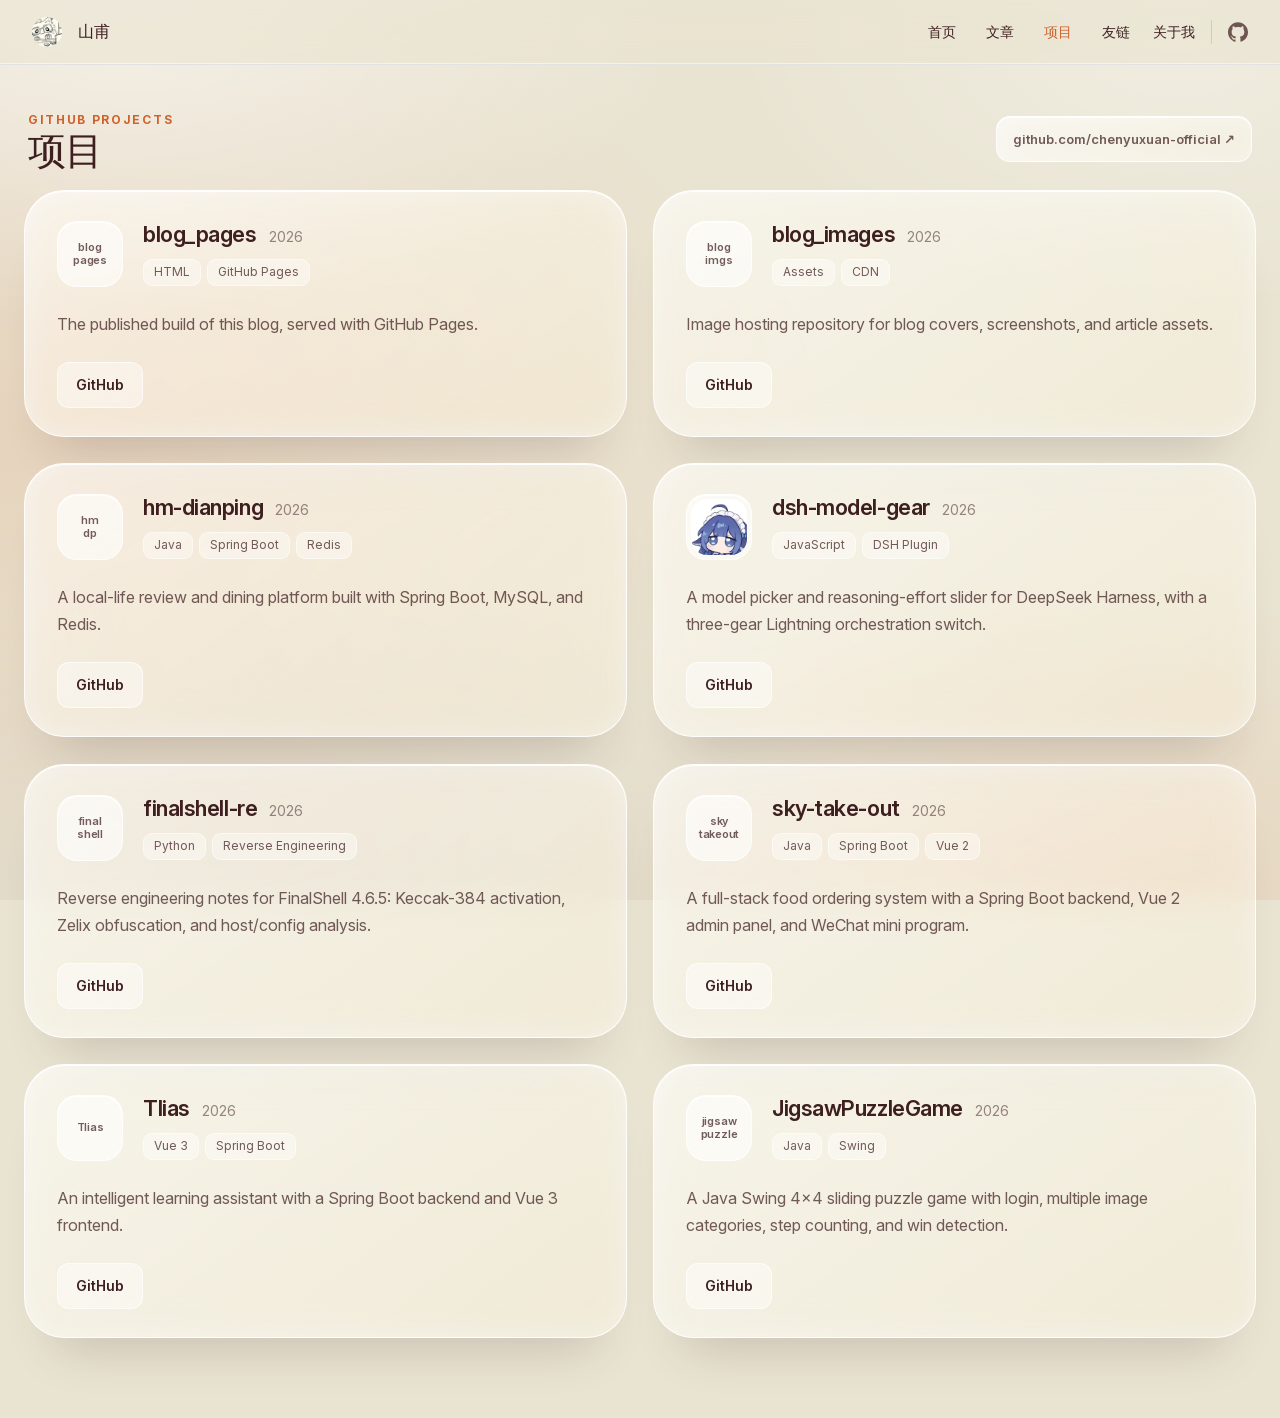
<file: projects/index.html>
<!DOCTYPE html>
<html lang="zh-CN" dir="ltr">
  <head>
    <meta charset="utf-8">
    <meta name="viewport" content="width=device-width,initial-scale=1">
    <title>项目 | 山甫</title>
    <meta name="description" content="个人项目与项目复盘">
    <meta name="generator" content="VitePress v1.6.4">
    <link rel="preload stylesheet" href="/assets/style.C48laqGt.css" as="style">
    <link rel="preload stylesheet" href="/vp-icons.css" as="style">
    
    <script type="module" src="/assets/app.ChVEwTup.js"></script>
    <link rel="preload" href="/assets/inter-roman-latin.Di8DUHzh.woff2" as="font" type="font/woff2" crossorigin="">
    <link rel="modulepreload" href="/assets/chunks/theme.C-di-abJ.js">
    <link rel="modulepreload" href="/assets/chunks/framework.BZ8LM4kv.js">
    <link rel="modulepreload" href="/assets/projects_index.md.B05dST2d.lean.js">
    <link rel="icon" type="image/png" href="/favicon.png">
    <meta name="theme-color" content="#e9e4d2">
    <meta name="author" content="山甫">
    <meta property="og:type" content="website">
    <meta property="og:site_name" content="山甫">
    <meta property="og:image" content="https://shanfu.blog/favicon.png">
    <meta name="twitter:card" content="summary">
    <meta name="twitter:image" content="https://shanfu.blog/favicon.png">
    <script id="check-mac-os">document.documentElement.classList.toggle("mac",/Mac|iPhone|iPod|iPad/i.test(navigator.platform));</script>
    <link rel="canonical" href="https://shanfu.blog/projects/">
    <meta property="og:title" content="项目">
    <meta property="og:description" content="个人项目与项目复盘">
    <meta property="og:url" content="https://shanfu.blog/projects/">
    <meta name="twitter:title" content="项目">
    <meta name="twitter:description" content="个人项目与项目复盘">
  </head>
  <body>
    <div id="app"><div class="Layout" data-v-29a69c9d><!--[--><!--]--><!--[--><span tabindex="-1" data-v-92e40004></span><a href="#VPContent" class="VPSkipLink visually-hidden" data-v-92e40004>Skip to content</a><!--]--><!----><header class="VPNav" data-v-29a69c9d data-v-f52785ab><div class="VPNavBar" data-v-f52785ab data-v-e8f78df9><div class="wrapper" data-v-e8f78df9><div class="container" data-v-e8f78df9><div class="title" data-v-e8f78df9><div class="VPNavBarTitle" data-v-e8f78df9 data-v-4c8ece8b><a class="title" href="/" data-v-4c8ece8b><!--[--><!--]--><!--[--><img class="VPImage logo" src="/favicon.png" alt data-v-0fb734d5><!--]--><span data-v-4c8ece8b>山甫</span><!--[--><!--[--><!--[--><!--[--><div class="site-name-cycle is-idle" title="山甫 / 陈雨轩" data-v-ead5e4a7><span class="site-name-visual" aria-hidden="true" data-v-ead5e4a7><!--[--><span class="site-name-char" style="--char-index:0;" data-v-ead5e4a7>山</span><span class="site-name-char" style="--char-index:1;" data-v-ead5e4a7>甫</span><!--]--></span><span class="site-name-sr" data-v-ead5e4a7>山甫 / 陈雨轩</span></div><!--]--><!--]--><!--]--><!--]--></a></div></div><div class="content" data-v-e8f78df9><div class="content-body" data-v-e8f78df9><!--[--><!--]--><div class="VPNavBarSearch search" data-v-e8f78df9><!----></div><nav aria-labelledby="main-nav-aria-label" class="VPNavBarMenu menu" data-v-e8f78df9 data-v-ce261f69><span id="main-nav-aria-label" class="visually-hidden" data-v-ce261f69> Main Navigation </span><!--[--><!--[--><a class="VPLink link VPNavBarMenuLink" href="/" tabindex="0" data-v-ce261f69 data-v-6c688ee4><!--[--><span data-v-6c688ee4>首页</span><!--]--></a><!--]--><!--[--><a class="VPLink link VPNavBarMenuLink" href="/articles/" tabindex="0" data-v-ce261f69 data-v-6c688ee4><!--[--><span data-v-6c688ee4>文章</span><!--]--></a><!--]--><!--[--><a class="VPLink link VPNavBarMenuLink active" href="/projects/" tabindex="0" data-v-ce261f69 data-v-6c688ee4><!--[--><span data-v-6c688ee4>项目</span><!--]--></a><!--]--><!--[--><a class="VPLink link VPNavBarMenuLink" href="/friends/" tabindex="0" data-v-ce261f69 data-v-6c688ee4><!--[--><span data-v-6c688ee4>友链</span><!--]--></a><!--]--><!--[--><a class="VPLink link VPNavBarMenuLink" href="/about/" tabindex="0" data-v-ce261f69 data-v-6c688ee4><!--[--><span data-v-6c688ee4>关于我</span><!--]--></a><!--]--><!--]--></nav><!----><!----><div class="VPSocialLinks VPNavBarSocialLinks social-links" data-v-e8f78df9 data-v-2a9f23eb data-v-7a62f0b8><!--[--><a class="VPSocialLink no-icon" href="https://github.com/chenyuxuan-official/blog" aria-label="github" target="_blank" rel="noopener" data-v-7a62f0b8 data-v-e586cfb9><span class="vpi-social-github"></span></a><!--]--></div><div class="VPFlyout VPNavBarExtra extra" data-v-e8f78df9 data-v-fb07ccd6 data-v-0f824779><button type="button" class="button" aria-haspopup="true" aria-expanded="false" aria-label="extra navigation" data-v-0f824779><span class="vpi-more-horizontal icon" data-v-0f824779></span></button><div class="menu" data-v-0f824779><div class="VPMenu" data-v-0f824779 data-v-8bf45728><!----><!--[--><!--[--><!----><!----><div class="group" data-v-fb07ccd6><div class="item social-links" data-v-fb07ccd6><div class="VPSocialLinks social-links-list" data-v-fb07ccd6 data-v-7a62f0b8><!--[--><a class="VPSocialLink no-icon" href="https://github.com/chenyuxuan-official/blog" aria-label="github" target="_blank" rel="noopener" data-v-7a62f0b8 data-v-e586cfb9><span class="vpi-social-github"></span></a><!--]--></div></div></div><!--]--><!--]--></div></div></div><!--[--><!--]--><button type="button" class="VPNavBarHamburger hamburger" aria-label="mobile navigation" aria-expanded="false" aria-controls="VPNavScreen" data-v-e8f78df9 data-v-4ec3fa78><span class="container" data-v-4ec3fa78><span class="top" data-v-4ec3fa78></span><span class="middle" data-v-4ec3fa78></span><span class="bottom" data-v-4ec3fa78></span></span></button></div></div></div></div><div class="divider" data-v-e8f78df9><div class="divider-line" data-v-e8f78df9></div></div></div><!----></header><div class="VPLocalNav empty fixed" data-v-29a69c9d data-v-72df12b2><div class="container" data-v-72df12b2><!----><div class="VPLocalNavOutlineDropdown" style="--vp-vh:0px;" data-v-72df12b2 data-v-78a28d0b><button data-v-78a28d0b>回到顶部</button><!----></div></div></div><!----><div class="VPContent" id="VPContent" data-v-29a69c9d data-v-d5226268><div class="VPPage" data-v-d5226268><!--[--><!--]--><div style="position:relative;"><div><div class="projects-page" data-v-67025631><header class="projects-head" data-v-67025631><div data-v-67025631><p class="projects-eyebrow" data-v-67025631>GitHub Projects</p><h1 data-v-67025631>项目</h1></div><a class="projects-profile" href="https://github.com/chenyuxuan-official" target="_blank" rel="noopener noreferrer" data-v-67025631> github.com/chenyuxuan-official <span aria-hidden="true" data-v-67025631>↗</span></a></header><div class="projects-grid" data-v-67025631><!--[--><article class="project-card" style="--card-index:0;" data-v-67025631><header class="project-head" data-v-67025631><div class="project-mark" aria-hidden="true" data-v-67025631><!--[--><span data-v-67025631>blog</span><span data-v-67025631>pages</span><!--]--></div><div class="project-info" data-v-67025631><div class="project-title-row" data-v-67025631><h2 data-v-67025631><a href="https://github.com/chenyuxuan-official/blog_pages" target="_blank" rel="noopener noreferrer" data-v-67025631>blog_pages</a></h2><span class="project-year" data-v-67025631>2026</span></div><ul class="project-tags" aria-label="技术栈" data-v-67025631><!--[--><li data-v-67025631>HTML</li><li data-v-67025631>GitHub Pages</li><!--]--></ul></div></header><p class="project-desc" data-v-67025631>The published build of this blog, served with GitHub Pages.</p><div class="project-actions" data-v-67025631><a class="project-action" href="https://github.com/chenyuxuan-official/blog_pages" target="_blank" rel="noopener noreferrer" data-v-67025631> GitHub </a></div></article><article class="project-card" style="--card-index:1;" data-v-67025631><header class="project-head" data-v-67025631><div class="project-mark" aria-hidden="true" data-v-67025631><!--[--><span data-v-67025631>blog</span><span data-v-67025631>imgs</span><!--]--></div><div class="project-info" data-v-67025631><div class="project-title-row" data-v-67025631><h2 data-v-67025631><a href="https://github.com/chenyuxuan-official/blog_images" target="_blank" rel="noopener noreferrer" data-v-67025631>blog_images</a></h2><span class="project-year" data-v-67025631>2026</span></div><ul class="project-tags" aria-label="技术栈" data-v-67025631><!--[--><li data-v-67025631>Assets</li><li data-v-67025631>CDN</li><!--]--></ul></div></header><p class="project-desc" data-v-67025631>Image hosting repository for blog covers, screenshots, and article assets.</p><div class="project-actions" data-v-67025631><a class="project-action" href="https://github.com/chenyuxuan-official/blog_images" target="_blank" rel="noopener noreferrer" data-v-67025631> GitHub </a></div></article><article class="project-card" style="--card-index:2;" data-v-67025631><header class="project-head" data-v-67025631><div class="project-mark" aria-hidden="true" data-v-67025631><!--[--><span data-v-67025631>hm</span><span data-v-67025631>dp</span><!--]--></div><div class="project-info" data-v-67025631><div class="project-title-row" data-v-67025631><h2 data-v-67025631><a href="https://github.com/chenyuxuan-official/hm-dianping" target="_blank" rel="noopener noreferrer" data-v-67025631>hm-dianping</a></h2><span class="project-year" data-v-67025631>2026</span></div><ul class="project-tags" aria-label="技术栈" data-v-67025631><!--[--><li data-v-67025631>Java</li><li data-v-67025631>Spring Boot</li><li data-v-67025631>Redis</li><!--]--></ul></div></header><p class="project-desc" data-v-67025631>A local-life review and dining platform built with Spring Boot, MySQL, and Redis.</p><div class="project-actions" data-v-67025631><a class="project-action" href="https://github.com/chenyuxuan-official/hm-dianping" target="_blank" rel="noopener noreferrer" data-v-67025631> GitHub </a></div></article><article class="project-card" style="--card-index:3;" data-v-67025631><header class="project-head" data-v-67025631><div class="has-icon project-mark" aria-hidden="true" data-v-67025631><img src="/images/dsh-whale.png" alt="dsh-model-gear 图标" loading="lazy" data-v-67025631></div><div class="project-info" data-v-67025631><div class="project-title-row" data-v-67025631><h2 data-v-67025631><a href="https://github.com/chenyuxuan-official/dsh-model-gear" target="_blank" rel="noopener noreferrer" data-v-67025631>dsh-model-gear</a></h2><span class="project-year" data-v-67025631>2026</span></div><ul class="project-tags" aria-label="技术栈" data-v-67025631><!--[--><li data-v-67025631>JavaScript</li><li data-v-67025631>DSH Plugin</li><!--]--></ul></div></header><p class="project-desc" data-v-67025631>A model picker and reasoning-effort slider for DeepSeek Harness, with a three-gear Lightning orchestration switch.</p><div class="project-actions" data-v-67025631><a class="project-action" href="https://github.com/chenyuxuan-official/dsh-model-gear" target="_blank" rel="noopener noreferrer" data-v-67025631> GitHub </a></div></article><article class="project-card" style="--card-index:4;" data-v-67025631><header class="project-head" data-v-67025631><div class="project-mark" aria-hidden="true" data-v-67025631><!--[--><span data-v-67025631>final</span><span data-v-67025631>shell</span><!--]--></div><div class="project-info" data-v-67025631><div class="project-title-row" data-v-67025631><h2 data-v-67025631><a href="https://github.com/chenyuxuan-official/finalshell-re" target="_blank" rel="noopener noreferrer" data-v-67025631>finalshell-re</a></h2><span class="project-year" data-v-67025631>2026</span></div><ul class="project-tags" aria-label="技术栈" data-v-67025631><!--[--><li data-v-67025631>Python</li><li data-v-67025631>Reverse Engineering</li><!--]--></ul></div></header><p class="project-desc" data-v-67025631>Reverse engineering notes for FinalShell 4.6.5: Keccak-384 activation, Zelix obfuscation, and host/config analysis.</p><div class="project-actions" data-v-67025631><a class="project-action" href="https://github.com/chenyuxuan-official/finalshell-re" target="_blank" rel="noopener noreferrer" data-v-67025631> GitHub </a></div></article><article class="project-card" style="--card-index:5;" data-v-67025631><header class="project-head" data-v-67025631><div class="project-mark" aria-hidden="true" data-v-67025631><!--[--><span data-v-67025631>sky</span><span data-v-67025631>takeout</span><!--]--></div><div class="project-info" data-v-67025631><div class="project-title-row" data-v-67025631><h2 data-v-67025631><a href="https://github.com/chenyuxuan-official/sky-take-out" target="_blank" rel="noopener noreferrer" data-v-67025631>sky-take-out</a></h2><span class="project-year" data-v-67025631>2026</span></div><ul class="project-tags" aria-label="技术栈" data-v-67025631><!--[--><li data-v-67025631>Java</li><li data-v-67025631>Spring Boot</li><li data-v-67025631>Vue 2</li><!--]--></ul></div></header><p class="project-desc" data-v-67025631>A full-stack food ordering system with a Spring Boot backend, Vue 2 admin panel, and WeChat mini program.</p><div class="project-actions" data-v-67025631><a class="project-action" href="https://github.com/chenyuxuan-official/sky-take-out" target="_blank" rel="noopener noreferrer" data-v-67025631> GitHub </a></div></article><article class="project-card" style="--card-index:6;" data-v-67025631><header class="project-head" data-v-67025631><div class="project-mark" aria-hidden="true" data-v-67025631><!--[--><span data-v-67025631>Tlias</span><!--]--></div><div class="project-info" data-v-67025631><div class="project-title-row" data-v-67025631><h2 data-v-67025631><a href="https://github.com/chenyuxuan-official/Tlias" target="_blank" rel="noopener noreferrer" data-v-67025631>Tlias</a></h2><span class="project-year" data-v-67025631>2026</span></div><ul class="project-tags" aria-label="技术栈" data-v-67025631><!--[--><li data-v-67025631>Vue 3</li><li data-v-67025631>Spring Boot</li><!--]--></ul></div></header><p class="project-desc" data-v-67025631>An intelligent learning assistant with a Spring Boot backend and Vue 3 frontend.</p><div class="project-actions" data-v-67025631><a class="project-action" href="https://github.com/chenyuxuan-official/Tlias" target="_blank" rel="noopener noreferrer" data-v-67025631> GitHub </a></div></article><article class="project-card" style="--card-index:7;" data-v-67025631><header class="project-head" data-v-67025631><div class="project-mark" aria-hidden="true" data-v-67025631><!--[--><span data-v-67025631>jigsaw</span><span data-v-67025631>puzzle</span><!--]--></div><div class="project-info" data-v-67025631><div class="project-title-row" data-v-67025631><h2 data-v-67025631><a href="https://github.com/chenyuxuan-official/JigsawPuzzleGame" target="_blank" rel="noopener noreferrer" data-v-67025631>JigsawPuzzleGame</a></h2><span class="project-year" data-v-67025631>2026</span></div><ul class="project-tags" aria-label="技术栈" data-v-67025631><!--[--><li data-v-67025631>Java</li><li data-v-67025631>Swing</li><!--]--></ul></div></header><p class="project-desc" data-v-67025631>A Java Swing 4×4 sliding puzzle game with login, multiple image categories, step counting, and win detection.</p><div class="project-actions" data-v-67025631><a class="project-action" href="https://github.com/chenyuxuan-official/JigsawPuzzleGame" target="_blank" rel="noopener noreferrer" data-v-67025631> GitHub </a></div></article><!--]--></div></div></div></div><!--[--><!--]--></div></div><footer class="VPFooter" data-v-29a69c9d data-v-ffcce4ea><div class="container" data-v-ffcce4ea><p class="message" data-v-ffcce4ea>使用 Vue 3 与 VitePress 构建，托管于 GitHub Pages</p><p class="copyright" data-v-ffcce4ea>© 2026 山甫</p></div></footer><!--[--><!--]--></div></div>
    <script>window.__VP_HASH_MAP__=JSON.parse("{\"about_index.md\":\"BldeJNgt\",\"articles_build-a-static-blog.md\":\"DULO02_B\",\"articles_database-table-design.md\":\"DsE1tiPc\",\"articles_index.md\":\"hWu2uXgk\",\"friends_index.md\":\"f7Jwuqw4\",\"index.md\":\"DAxFAqfj\",\"pomodoro_index.md\":\"CXqkReTc\",\"projects_index.md\":\"B05dST2d\"}");window.__VP_SITE_DATA__=JSON.parse("{\"lang\":\"zh-CN\",\"dir\":\"ltr\",\"title\":\"山甫\",\"description\":\"记录技术学习、项目复盘、生活片段与个人知识整理\",\"base\":\"/\",\"head\":[],\"router\":{\"prefetchLinks\":true},\"appearance\":false,\"themeConfig\":{\"logo\":\"/favicon.png\",\"siteTitle\":\"山甫\",\"nav\":[{\"text\":\"首页\",\"link\":\"/\"},{\"text\":\"文章\",\"link\":\"/articles/\"},{\"text\":\"项目\",\"link\":\"/projects/\"},{\"text\":\"友链\",\"link\":\"/friends/\"},{\"text\":\"关于我\",\"link\":\"/about/\"}],\"socialLinks\":[{\"icon\":\"github\",\"link\":\"https://github.com/chenyuxuan-official/blog\"}],\"outline\":{\"label\":\"本页目录\",\"level\":[2,3]},\"docFooter\":{\"prev\":\"上一篇\",\"next\":\"下一篇\"},\"sidebarMenuLabel\":\"菜单\",\"returnToTopLabel\":\"回到顶部\",\"langMenuLabel\":\"切换语言\",\"footer\":{\"message\":\"使用 Vue 3 与 VitePress 构建，托管于 GitHub Pages\",\"copyright\":\"© 2026 山甫\"}},\"locales\":{},\"scrollOffset\":134,\"cleanUrls\":true}");</script>
    
  </body>
</html>
</file>
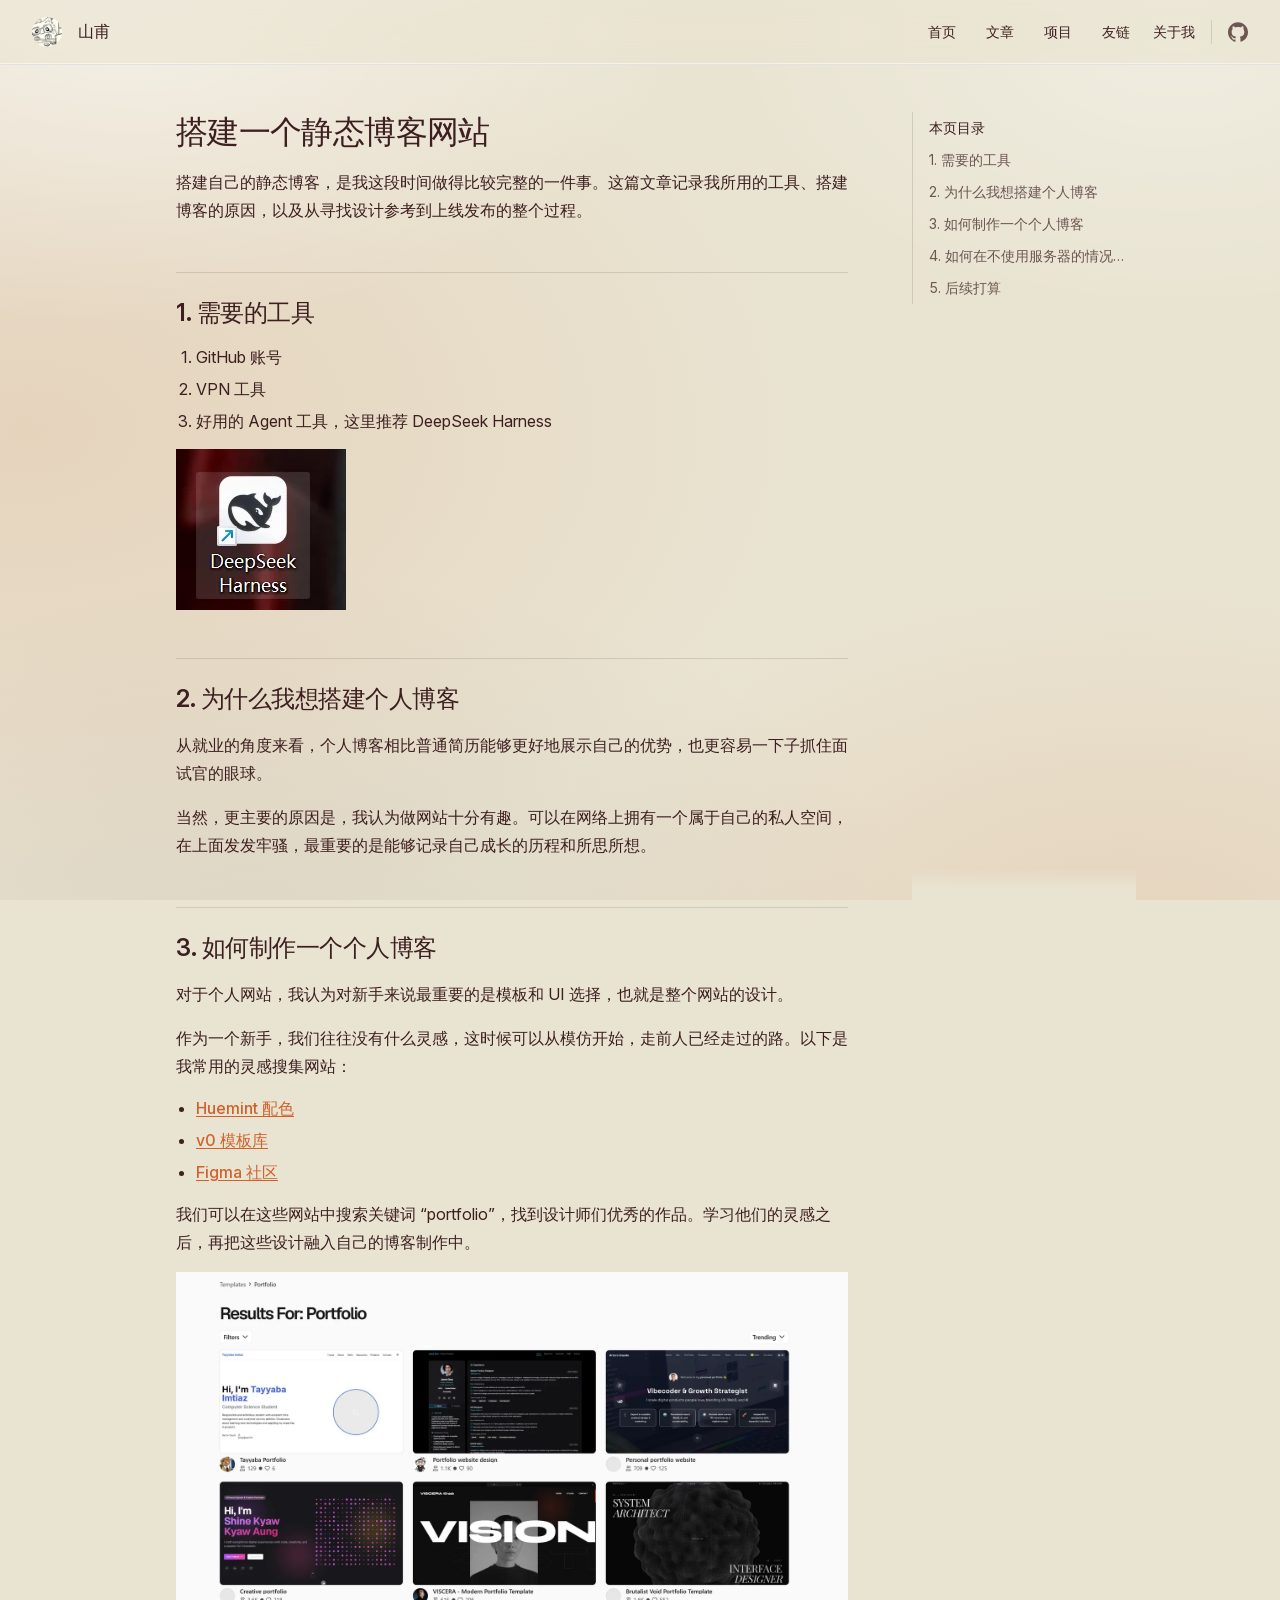
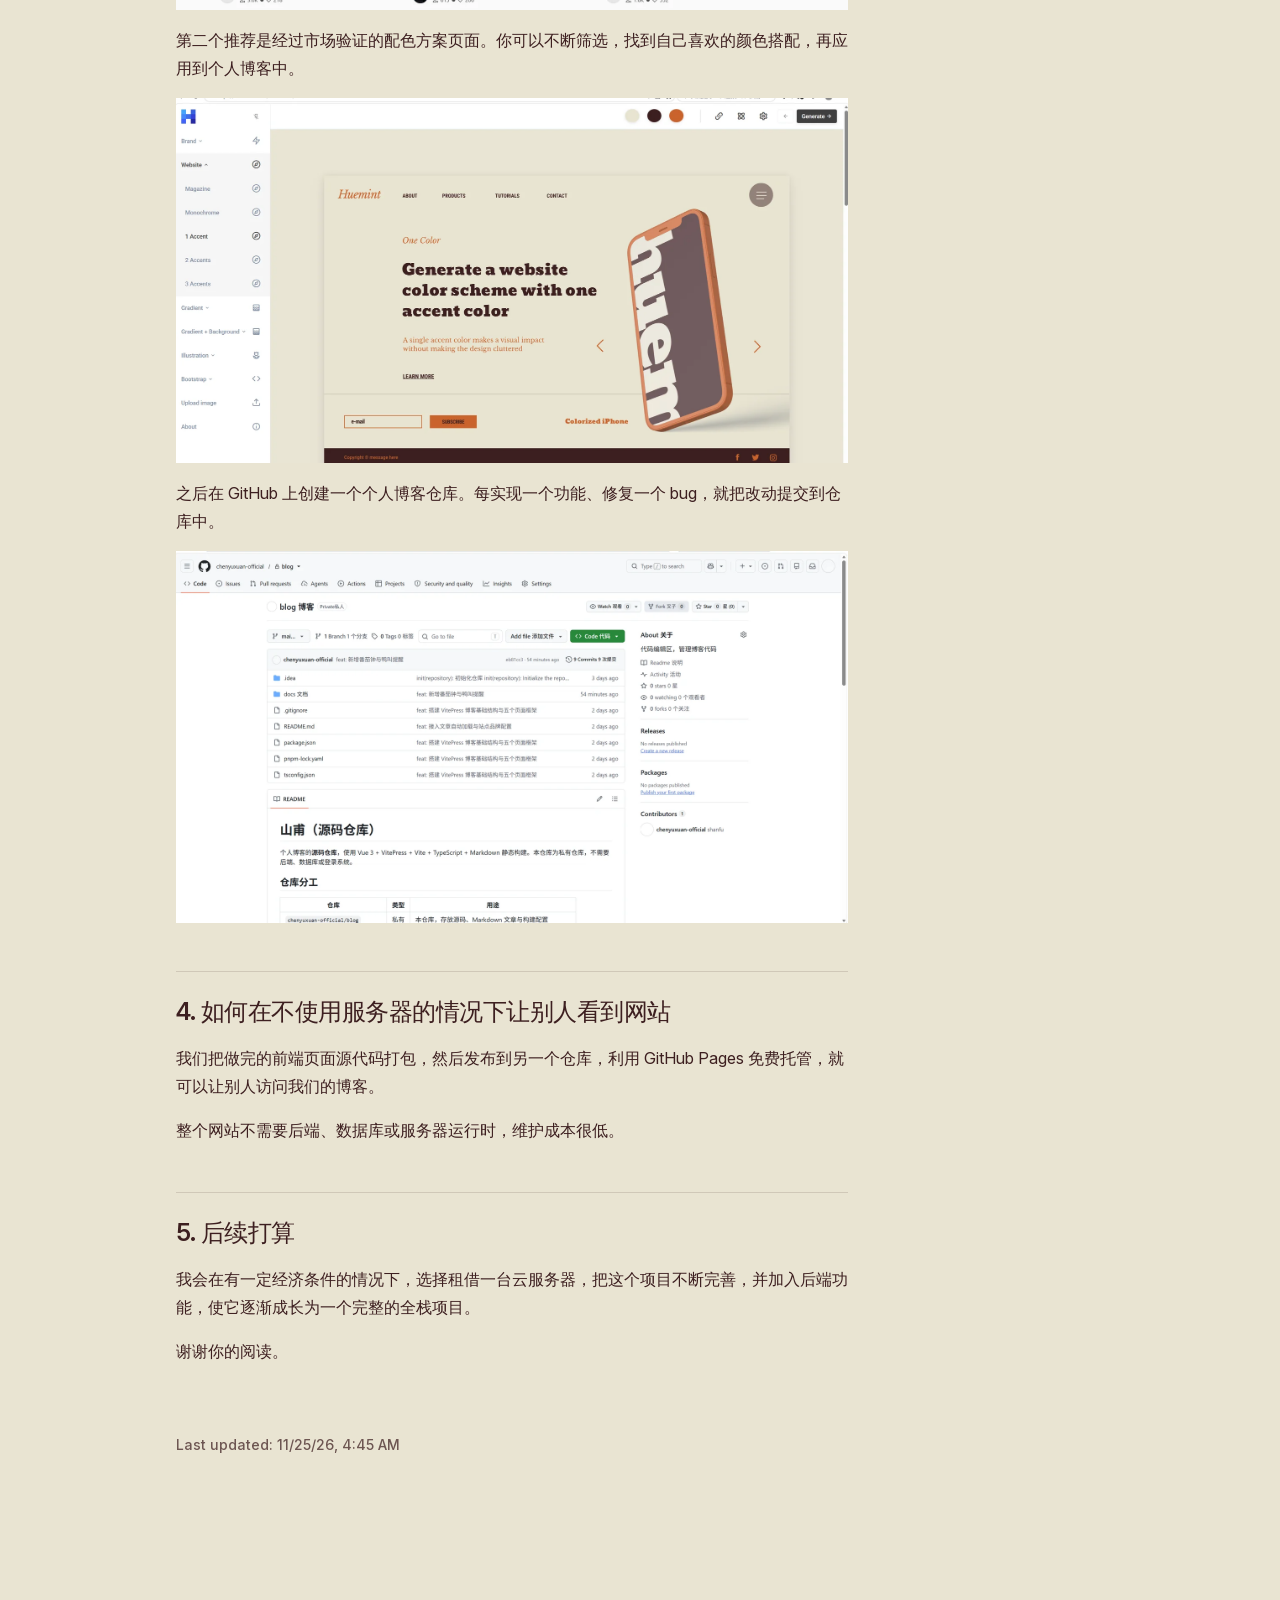
<file: articles/build-a-static-blog.html>
<!DOCTYPE html>
<html lang="zh-CN" dir="ltr">
  <head>
    <meta charset="utf-8">
    <meta name="viewport" content="width=device-width,initial-scale=1">
    <title>搭建一个静态博客网站 | 山甫</title>
    <meta name="description" content="从工具准备、灵感搜集到 GitHub Pages 发布，记录我搭建个人静态博客的过程与后续计划。">
    <meta name="generator" content="VitePress v1.6.4">
    <link rel="preload stylesheet" href="/assets/style.C48laqGt.css" as="style">
    <link rel="preload stylesheet" href="/vp-icons.css" as="style">
    
    <script type="module" src="/assets/app.ChVEwTup.js"></script>
    <link rel="preload" href="/assets/inter-roman-latin.Di8DUHzh.woff2" as="font" type="font/woff2" crossorigin="">
    <link rel="modulepreload" href="/assets/chunks/theme.C-di-abJ.js">
    <link rel="modulepreload" href="/assets/chunks/framework.BZ8LM4kv.js">
    <link rel="modulepreload" href="/assets/articles_build-a-static-blog.md.DULO02_B.lean.js">
    <link rel="icon" type="image/png" href="/favicon.png">
    <meta name="theme-color" content="#e9e4d2">
    <meta name="author" content="山甫">
    <meta property="og:type" content="website">
    <meta property="og:site_name" content="山甫">
    <meta property="og:image" content="https://shanfu.blog/favicon.png">
    <meta name="twitter:card" content="summary">
    <meta name="twitter:image" content="https://shanfu.blog/favicon.png">
    <script id="check-mac-os">document.documentElement.classList.toggle("mac",/Mac|iPhone|iPod|iPad/i.test(navigator.platform));</script>
    <link rel="canonical" href="https://shanfu.blog/articles/build-a-static-blog/">
    <meta property="og:title" content="搭建一个静态博客网站">
    <meta property="og:description" content="从工具准备、灵感搜集到 GitHub Pages 发布，记录我搭建个人静态博客的过程与后续计划。">
    <meta property="og:url" content="https://shanfu.blog/articles/build-a-static-blog/">
    <meta name="twitter:title" content="搭建一个静态博客网站">
    <meta name="twitter:description" content="从工具准备、灵感搜集到 GitHub Pages 发布，记录我搭建个人静态博客的过程与后续计划。">
  </head>
  <body>
    <div id="app"><div class="Layout" data-v-29a69c9d><!--[--><!--]--><!--[--><span tabindex="-1" data-v-92e40004></span><a href="#VPContent" class="VPSkipLink visually-hidden" data-v-92e40004>Skip to content</a><!--]--><!----><header class="VPNav" data-v-29a69c9d data-v-f52785ab><div class="VPNavBar" data-v-f52785ab data-v-e8f78df9><div class="wrapper" data-v-e8f78df9><div class="container" data-v-e8f78df9><div class="title" data-v-e8f78df9><div class="VPNavBarTitle" data-v-e8f78df9 data-v-4c8ece8b><a class="title" href="/" data-v-4c8ece8b><!--[--><!--]--><!--[--><img class="VPImage logo" src="/favicon.png" alt data-v-0fb734d5><!--]--><span data-v-4c8ece8b>山甫</span><!--[--><!--[--><!--[--><!--[--><div class="site-name-cycle is-idle" title="山甫 / 陈雨轩" data-v-ead5e4a7><span class="site-name-visual" aria-hidden="true" data-v-ead5e4a7><!--[--><span class="site-name-char" style="--char-index:0;" data-v-ead5e4a7>山</span><span class="site-name-char" style="--char-index:1;" data-v-ead5e4a7>甫</span><!--]--></span><span class="site-name-sr" data-v-ead5e4a7>山甫 / 陈雨轩</span></div><!--]--><!--]--><!--]--><!--]--></a></div></div><div class="content" data-v-e8f78df9><div class="content-body" data-v-e8f78df9><!--[--><!--]--><div class="VPNavBarSearch search" data-v-e8f78df9><!----></div><nav aria-labelledby="main-nav-aria-label" class="VPNavBarMenu menu" data-v-e8f78df9 data-v-ce261f69><span id="main-nav-aria-label" class="visually-hidden" data-v-ce261f69> Main Navigation </span><!--[--><!--[--><a class="VPLink link VPNavBarMenuLink" href="/" tabindex="0" data-v-ce261f69 data-v-6c688ee4><!--[--><span data-v-6c688ee4>首页</span><!--]--></a><!--]--><!--[--><a class="VPLink link VPNavBarMenuLink" href="/articles/" tabindex="0" data-v-ce261f69 data-v-6c688ee4><!--[--><span data-v-6c688ee4>文章</span><!--]--></a><!--]--><!--[--><a class="VPLink link VPNavBarMenuLink" href="/projects/" tabindex="0" data-v-ce261f69 data-v-6c688ee4><!--[--><span data-v-6c688ee4>项目</span><!--]--></a><!--]--><!--[--><a class="VPLink link VPNavBarMenuLink" href="/friends/" tabindex="0" data-v-ce261f69 data-v-6c688ee4><!--[--><span data-v-6c688ee4>友链</span><!--]--></a><!--]--><!--[--><a class="VPLink link VPNavBarMenuLink" href="/about/" tabindex="0" data-v-ce261f69 data-v-6c688ee4><!--[--><span data-v-6c688ee4>关于我</span><!--]--></a><!--]--><!--]--></nav><!----><!----><div class="VPSocialLinks VPNavBarSocialLinks social-links" data-v-e8f78df9 data-v-2a9f23eb data-v-7a62f0b8><!--[--><a class="VPSocialLink no-icon" href="https://github.com/chenyuxuan-official/blog" aria-label="github" target="_blank" rel="noopener" data-v-7a62f0b8 data-v-e586cfb9><span class="vpi-social-github"></span></a><!--]--></div><div class="VPFlyout VPNavBarExtra extra" data-v-e8f78df9 data-v-fb07ccd6 data-v-0f824779><button type="button" class="button" aria-haspopup="true" aria-expanded="false" aria-label="extra navigation" data-v-0f824779><span class="vpi-more-horizontal icon" data-v-0f824779></span></button><div class="menu" data-v-0f824779><div class="VPMenu" data-v-0f824779 data-v-8bf45728><!----><!--[--><!--[--><!----><!----><div class="group" data-v-fb07ccd6><div class="item social-links" data-v-fb07ccd6><div class="VPSocialLinks social-links-list" data-v-fb07ccd6 data-v-7a62f0b8><!--[--><a class="VPSocialLink no-icon" href="https://github.com/chenyuxuan-official/blog" aria-label="github" target="_blank" rel="noopener" data-v-7a62f0b8 data-v-e586cfb9><span class="vpi-social-github"></span></a><!--]--></div></div></div><!--]--><!--]--></div></div></div><!--[--><!--]--><button type="button" class="VPNavBarHamburger hamburger" aria-label="mobile navigation" aria-expanded="false" aria-controls="VPNavScreen" data-v-e8f78df9 data-v-4ec3fa78><span class="container" data-v-4ec3fa78><span class="top" data-v-4ec3fa78></span><span class="middle" data-v-4ec3fa78></span><span class="bottom" data-v-4ec3fa78></span></span></button></div></div></div></div><div class="divider" data-v-e8f78df9><div class="divider-line" data-v-e8f78df9></div></div></div><!----></header><div class="VPLocalNav empty fixed" data-v-29a69c9d data-v-72df12b2><div class="container" data-v-72df12b2><!----><div class="VPLocalNavOutlineDropdown" style="--vp-vh:0px;" data-v-72df12b2 data-v-78a28d0b><button data-v-78a28d0b>回到顶部</button><!----></div></div></div><!----><div class="VPContent" id="VPContent" data-v-29a69c9d data-v-d5226268><div class="VPDoc has-aside" data-v-d5226268 data-v-b9819ad6><!--[--><!--]--><div class="container" data-v-b9819ad6><div class="aside" data-v-b9819ad6><div class="aside-curtain" data-v-b9819ad6></div><div class="aside-container" data-v-b9819ad6><div class="aside-content" data-v-b9819ad6><div class="VPDocAside" data-v-b9819ad6 data-v-5031d56b><!--[--><!--]--><!--[--><!--]--><nav aria-labelledby="doc-outline-aria-label" class="VPDocAsideOutline" data-v-5031d56b data-v-f09d40f2><div class="content" data-v-f09d40f2><div class="outline-marker" data-v-f09d40f2></div><div aria-level="2" class="outline-title" id="doc-outline-aria-label" role="heading" data-v-f09d40f2>本页目录</div><ul class="VPDocOutlineItem root" data-v-f09d40f2 data-v-eeb15d43><!--[--><!--]--></ul></div></nav><!--[--><!--]--><div class="spacer" data-v-5031d56b></div><!--[--><!--]--><!----><!--[--><!--]--><!--[--><!--]--></div></div></div></div><div class="content" data-v-b9819ad6><div class="content-container" data-v-b9819ad6><!--[--><!--]--><main class="main" data-v-b9819ad6><div style="position:relative;" class="vp-doc _articles_build-a-static-blog" data-v-b9819ad6><div><h1 id="搭建一个静态博客网站" tabindex="-1">搭建一个静态博客网站 <a class="header-anchor" href="#搭建一个静态博客网站" aria-label="Permalink to &quot;搭建一个静态博客网站&quot;">​</a></h1><p>搭建自己的静态博客，是我这段时间做得比较完整的一件事。这篇文章记录我所用的工具、搭建博客的原因，以及从寻找设计参考到上线发布的整个过程。</p><h2 id="_1-需要的工具" tabindex="-1">1. 需要的工具 <a class="header-anchor" href="#_1-需要的工具" aria-label="Permalink to &quot;1. 需要的工具&quot;">​</a></h2><ol><li>GitHub 账号</li><li>VPN 工具</li><li>好用的 Agent 工具，这里推荐 DeepSeek Harness</li></ol><p><img src="[data-uri]" alt="DeepSeek Harness"></p><h2 id="_2-为什么我想搭建个人博客" tabindex="-1">2. 为什么我想搭建个人博客 <a class="header-anchor" href="#_2-为什么我想搭建个人博客" aria-label="Permalink to &quot;2. 为什么我想搭建个人博客&quot;">​</a></h2><p>从就业的角度来看，个人博客相比普通简历能够更好地展示自己的优势，也更容易一下子抓住面试官的眼球。</p><p>当然，更主要的原因是，我认为做网站十分有趣。可以在网络上拥有一个属于自己的私人空间，在上面发发牢骚，最重要的是能够记录自己成长的历程和所思所想。</p><h2 id="_3-如何制作一个个人博客" tabindex="-1">3. 如何制作一个个人博客 <a class="header-anchor" href="#_3-如何制作一个个人博客" aria-label="Permalink to &quot;3. 如何制作一个个人博客&quot;">​</a></h2><p>对于个人网站，我认为对新手来说最重要的是模板和 UI 选择，也就是整个网站的设计。</p><p>作为一个新手，我们往往没有什么灵感，这时候可以从模仿开始，走前人已经走过的路。以下是我常用的灵感搜集网站：</p><ul><li><a href="https://huemint.com/website-1/" target="_blank" rel="noreferrer">Huemint 配色</a></li><li><a href="https://v0.app/templates" target="_blank" rel="noreferrer">v0 模板库</a></li><li><a href="https://www.figma.com/community" target="_blank" rel="noreferrer">Figma 社区</a></li></ul><p>我们可以在这些网站中搜索关键词 “portfolio”，找到设计师们优秀的作品。学习他们的灵感之后，再把这些设计融入自己的博客制作中。</p><p><img src="/assets/v0-templates.BTiGVEh8.webp" alt="在 v0 模板库搜索 portfolio"></p><p>第二个推荐是经过市场验证的配色方案页面。你可以不断筛选，找到自己喜欢的颜色搭配，再应用到个人博客中。</p><p><img src="/assets/huemint-palette.aPw3WCxB.webp" alt="Huemint 配色方案"></p><p>之后在 GitHub 上创建一个个人博客仓库。每实现一个功能、修复一个 bug，就把改动提交到仓库中。</p><p><img src="/assets/github-repository.DKfAn4Zt.webp" alt="GitHub 博客仓库"></p><h2 id="_4-如何在不使用服务器的情况下让别人看到网站" tabindex="-1">4. 如何在不使用服务器的情况下让别人看到网站 <a class="header-anchor" href="#_4-如何在不使用服务器的情况下让别人看到网站" aria-label="Permalink to &quot;4. 如何在不使用服务器的情况下让别人看到网站&quot;">​</a></h2><p>我们把做完的前端页面源代码打包，然后发布到另一个仓库，利用 GitHub Pages 免费托管，就可以让别人访问我们的博客。</p><p>整个网站不需要后端、数据库或服务器运行时，维护成本很低。</p><h2 id="_5-后续打算" tabindex="-1">5. 后续打算 <a class="header-anchor" href="#_5-后续打算" aria-label="Permalink to &quot;5. 后续打算&quot;">​</a></h2><p>我会在有一定经济条件的情况下，选择租借一台云服务器，把这个项目不断完善，并加入后端功能，使它逐渐成长为一个完整的全栈项目。</p><p>谢谢你的阅读。</p></div></div></main><footer class="VPDocFooter" data-v-b9819ad6 data-v-c68e24dd><!--[--><!--]--><div class="edit-info" data-v-c68e24dd><!----><div class="last-updated" data-v-c68e24dd><p class="VPLastUpdated" data-v-c68e24dd data-v-42207604>Last updated: <time datetime="2026-11-25T04:45:25.000Z" data-v-42207604></time></p></div></div><!----></footer><!--[--><!--]--></div></div></div><!--[--><!--]--></div></div><footer class="VPFooter" data-v-29a69c9d data-v-ffcce4ea><div class="container" data-v-ffcce4ea><p class="message" data-v-ffcce4ea>使用 Vue 3 与 VitePress 构建，托管于 GitHub Pages</p><p class="copyright" data-v-ffcce4ea>© 2026 山甫</p></div></footer><!--[--><!--]--></div></div>
    <script>window.__VP_HASH_MAP__=JSON.parse("{\"about_index.md\":\"BldeJNgt\",\"articles_build-a-static-blog.md\":\"DULO02_B\",\"articles_database-table-design.md\":\"DsE1tiPc\",\"articles_index.md\":\"hWu2uXgk\",\"friends_index.md\":\"f7Jwuqw4\",\"index.md\":\"DAxFAqfj\",\"pomodoro_index.md\":\"CXqkReTc\",\"projects_index.md\":\"B05dST2d\"}");window.__VP_SITE_DATA__=JSON.parse("{\"lang\":\"zh-CN\",\"dir\":\"ltr\",\"title\":\"山甫\",\"description\":\"记录技术学习、项目复盘、生活片段与个人知识整理\",\"base\":\"/\",\"head\":[],\"router\":{\"prefetchLinks\":true},\"appearance\":false,\"themeConfig\":{\"logo\":\"/favicon.png\",\"siteTitle\":\"山甫\",\"nav\":[{\"text\":\"首页\",\"link\":\"/\"},{\"text\":\"文章\",\"link\":\"/articles/\"},{\"text\":\"项目\",\"link\":\"/projects/\"},{\"text\":\"友链\",\"link\":\"/friends/\"},{\"text\":\"关于我\",\"link\":\"/about/\"}],\"socialLinks\":[{\"icon\":\"github\",\"link\":\"https://github.com/chenyuxuan-official/blog\"}],\"outline\":{\"label\":\"本页目录\",\"level\":[2,3]},\"docFooter\":{\"prev\":\"上一篇\",\"next\":\"下一篇\"},\"sidebarMenuLabel\":\"菜单\",\"returnToTopLabel\":\"回到顶部\",\"langMenuLabel\":\"切换语言\",\"footer\":{\"message\":\"使用 Vue 3 与 VitePress 构建，托管于 GitHub Pages\",\"copyright\":\"© 2026 山甫\"}},\"locales\":{},\"scrollOffset\":134,\"cleanUrls\":true}");</script>
    
  </body>
</html>
</file>
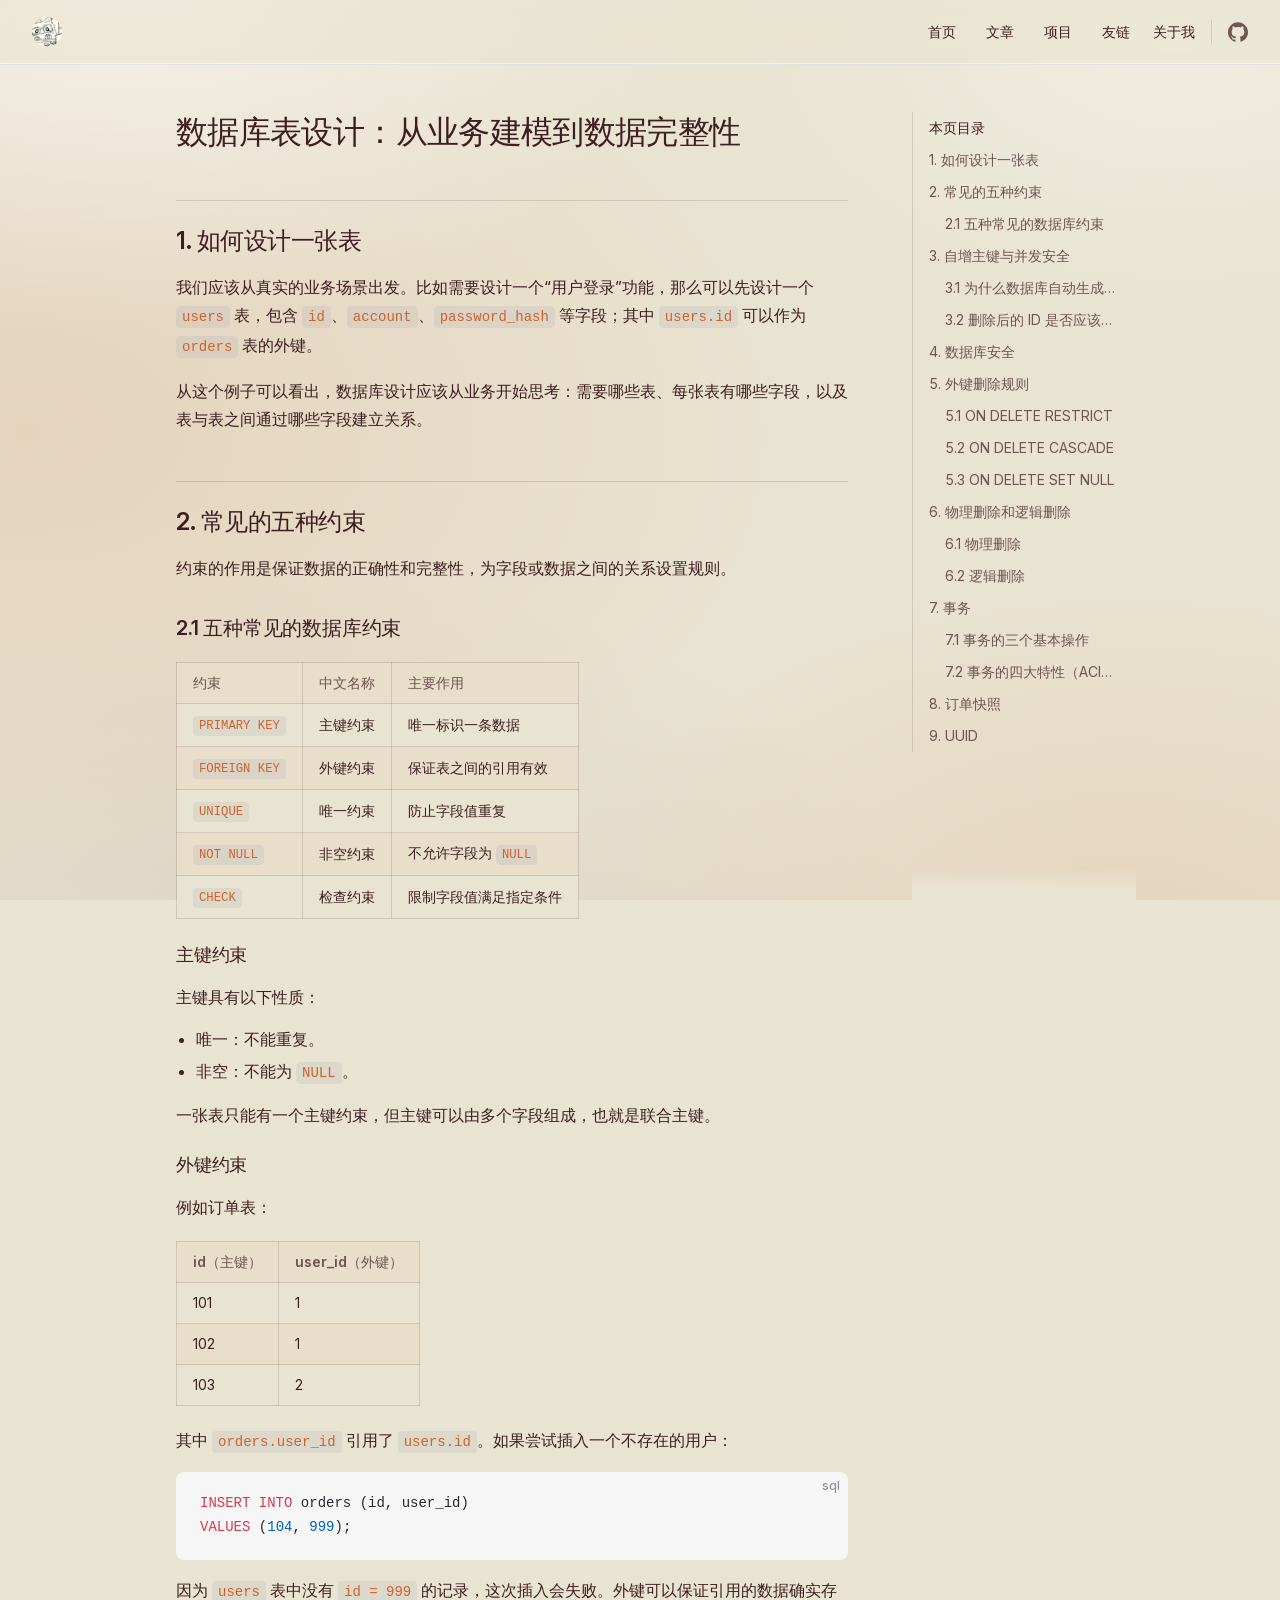
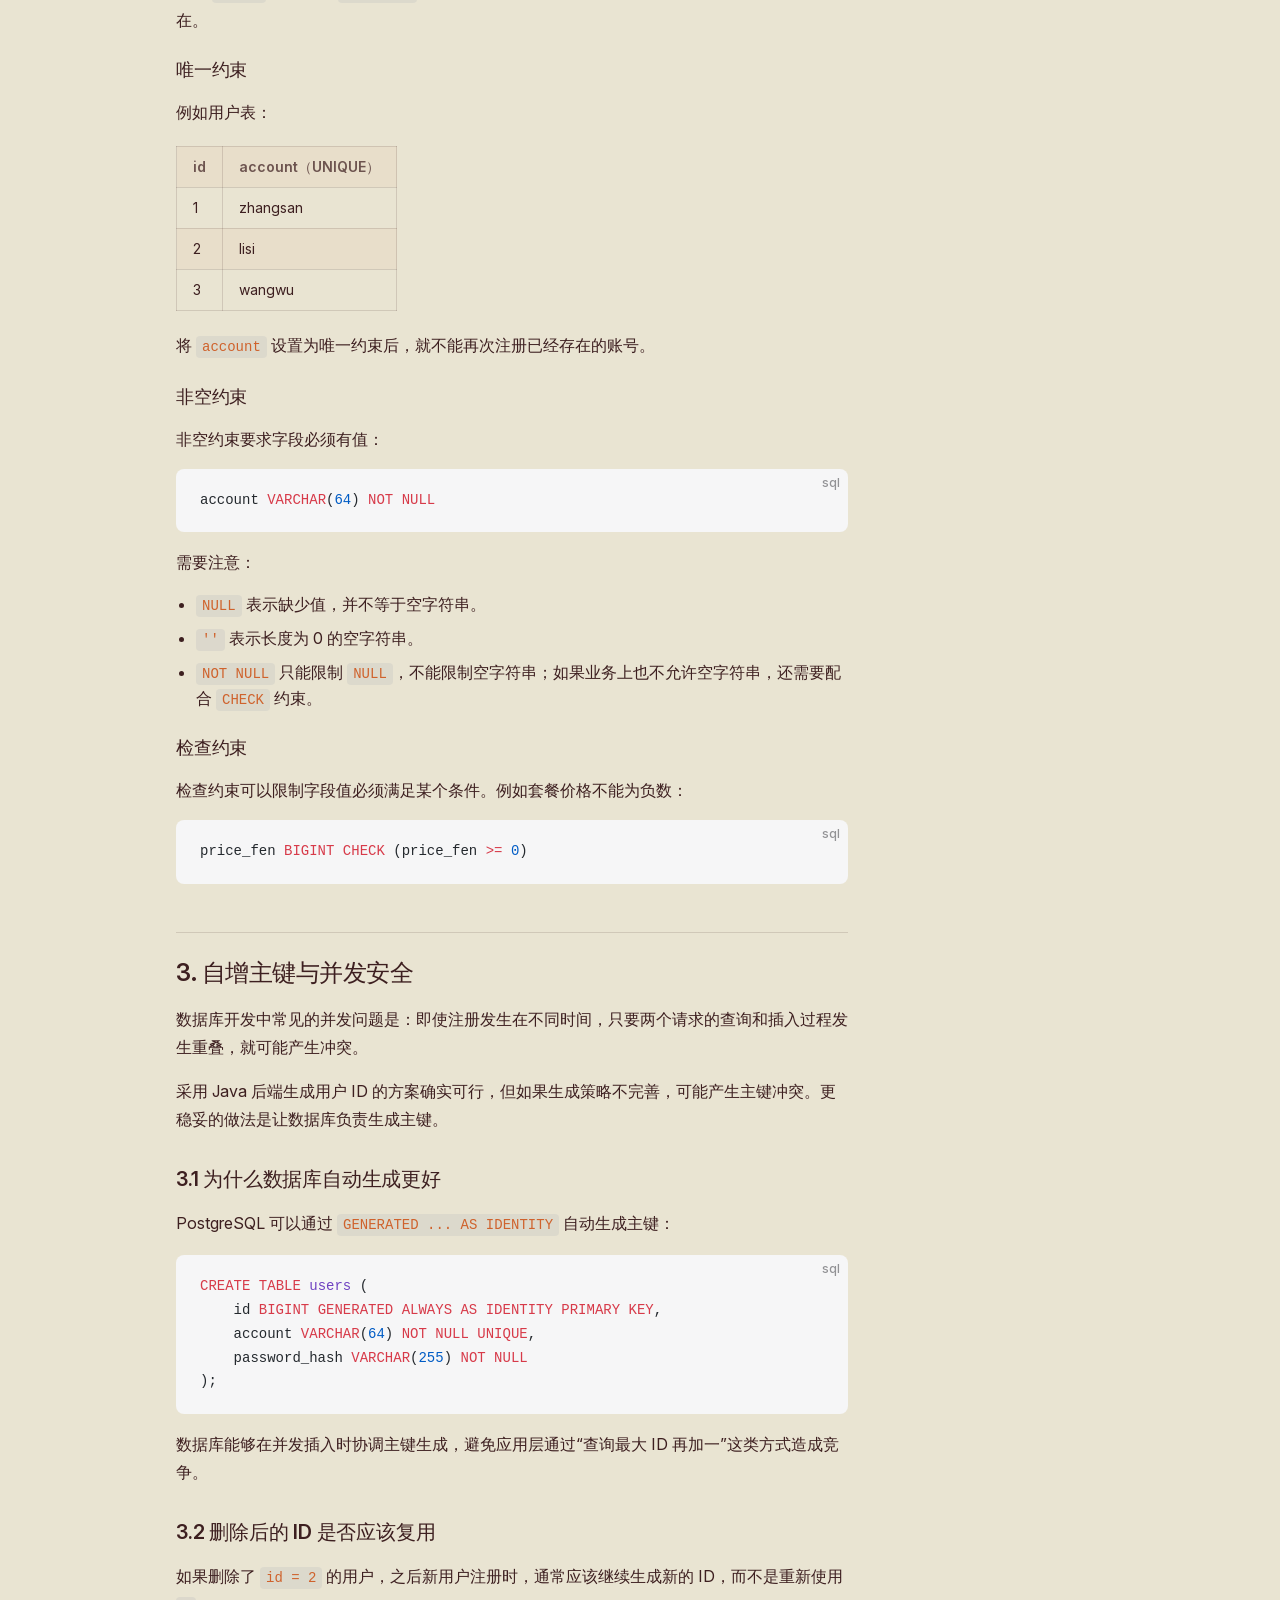
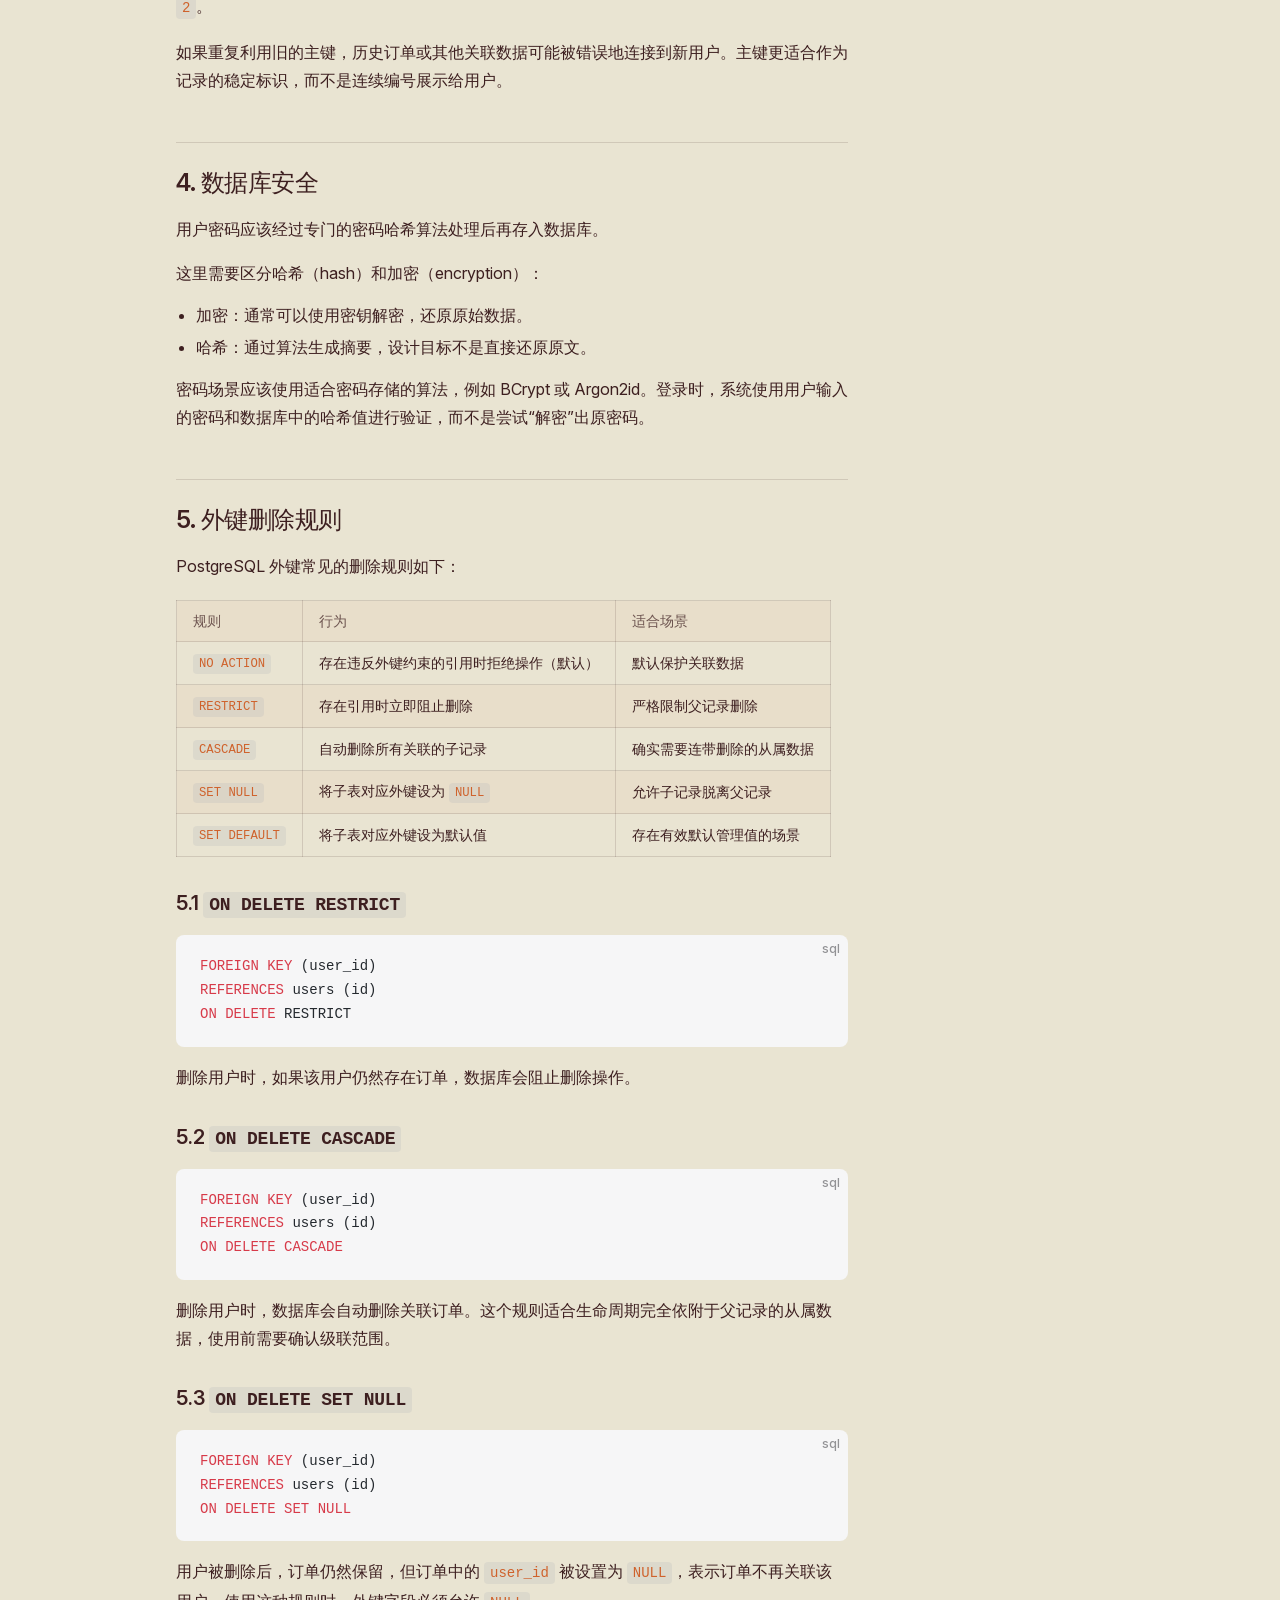
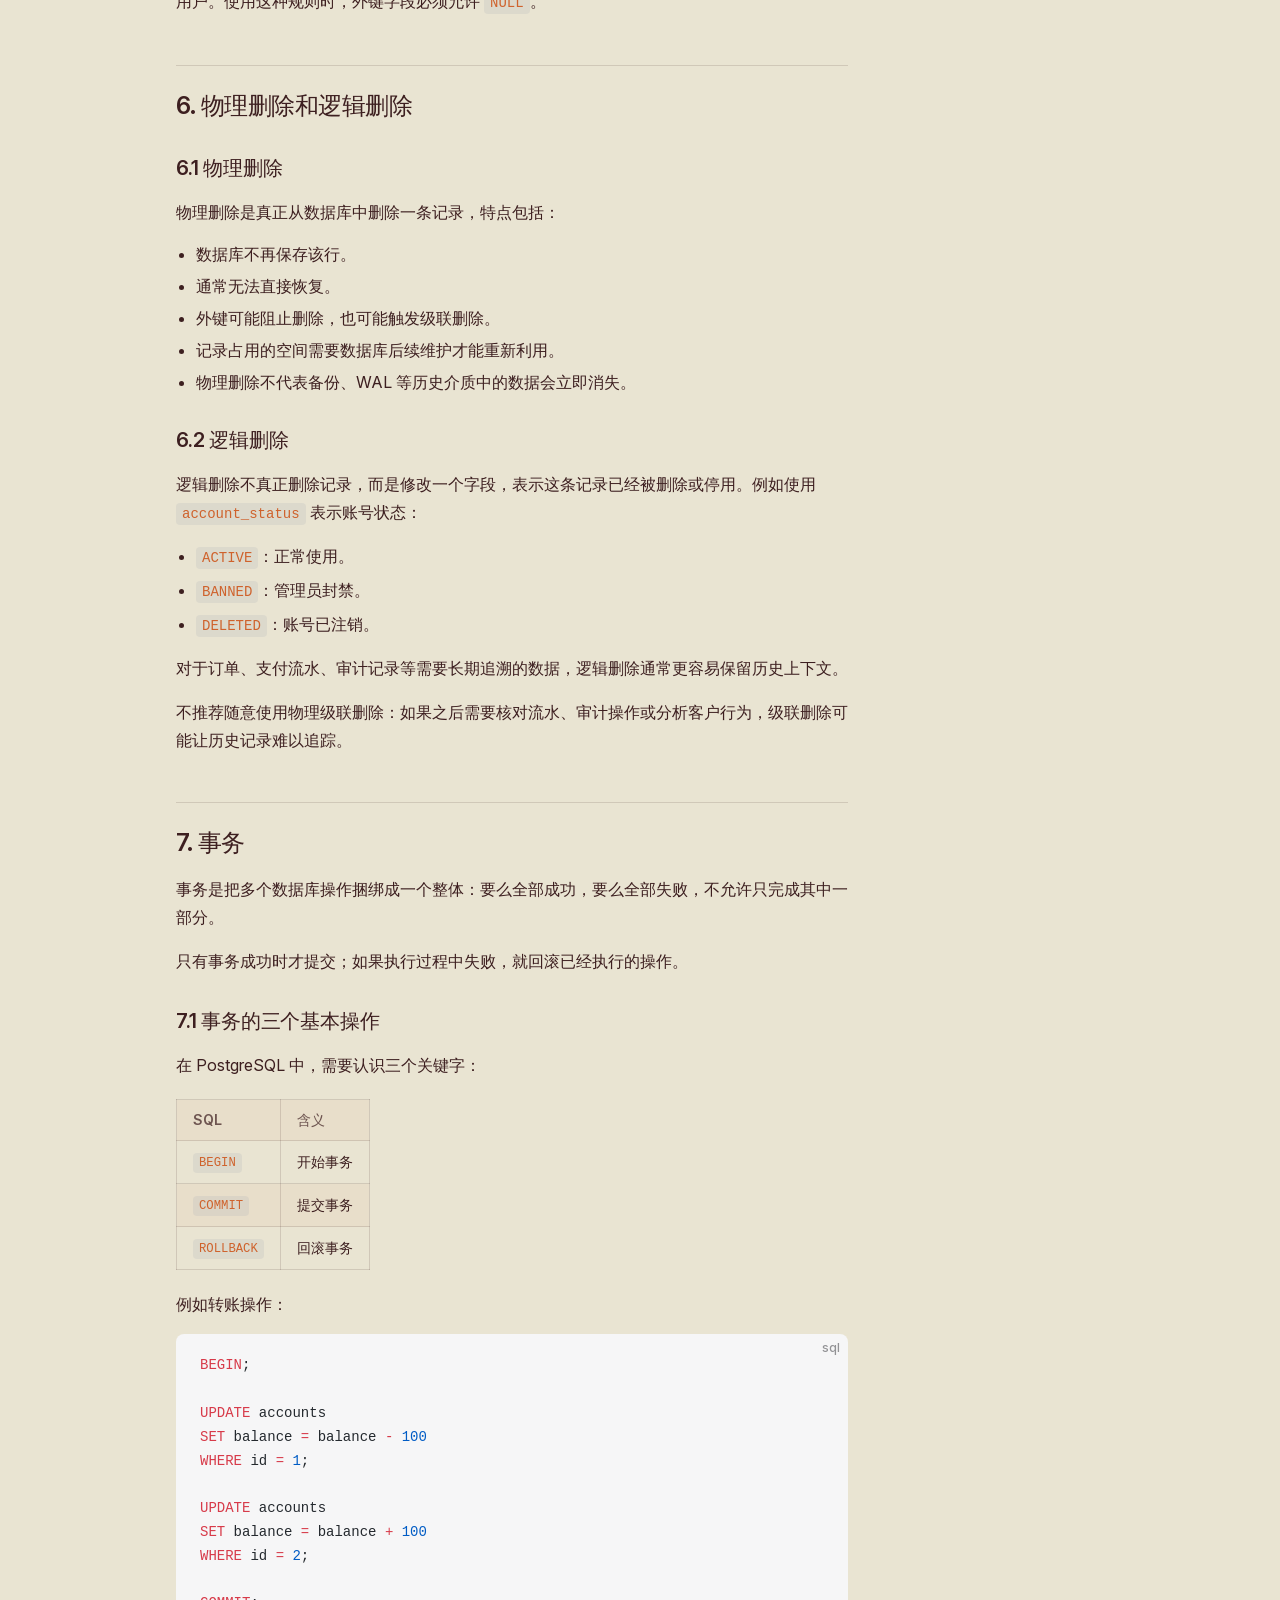
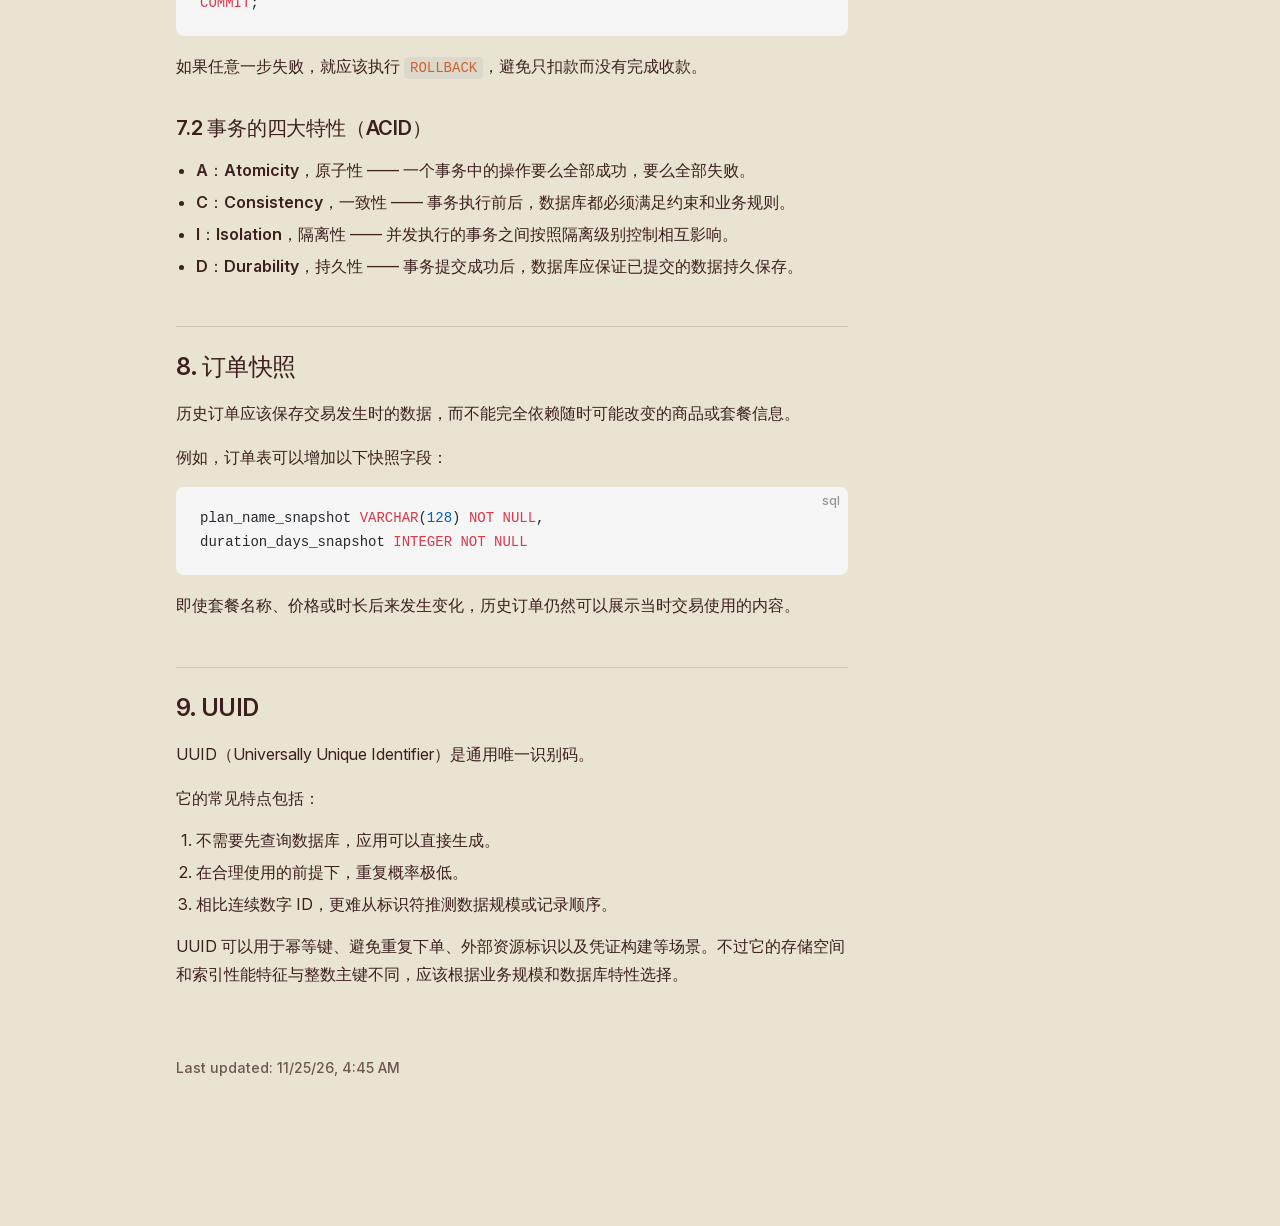
<file: articles/database-table-design.html>
<!DOCTYPE html>
<html lang="zh-CN" dir="ltr">
  <head>
    <meta charset="utf-8">
    <meta name="viewport" content="width=device-width,initial-scale=1">
    <title>数据库表设计：从业务建模到数据完整性 | 山甫</title>
    <meta name="description" content="从业务场景出发，梳理数据库表设计中的常见约束、主键、外键、数据安全、删除策略、事务、订单快照与 UUID。">
    <meta name="generator" content="VitePress v1.6.4">
    <link rel="preload stylesheet" href="/assets/style.C48laqGt.css" as="style">
    <link rel="preload stylesheet" href="/vp-icons.css" as="style">
    
    <script type="module" src="/assets/app.ChVEwTup.js"></script>
    <link rel="preload" href="/assets/inter-roman-latin.Di8DUHzh.woff2" as="font" type="font/woff2" crossorigin="">
    <link rel="modulepreload" href="/assets/chunks/theme.C-di-abJ.js">
    <link rel="modulepreload" href="/assets/chunks/framework.BZ8LM4kv.js">
    <link rel="modulepreload" href="/assets/articles_database-table-design.md.DsE1tiPc.lean.js">
    <link rel="icon" type="image/png" href="/favicon.png">
    <meta name="theme-color" content="#e9e4d2">
    <meta name="author" content="山甫">
    <meta property="og:type" content="website">
    <meta property="og:site_name" content="山甫">
    <meta property="og:image" content="https://shanfu.blog/favicon.png">
    <meta name="twitter:card" content="summary">
    <meta name="twitter:image" content="https://shanfu.blog/favicon.png">
    <script id="check-mac-os">document.documentElement.classList.toggle("mac",/Mac|iPhone|iPod|iPad/i.test(navigator.platform));</script>
    <link rel="canonical" href="https://shanfu.blog/articles/database-table-design/">
    <meta property="og:title" content="数据库表设计：从业务建模到数据完整性">
    <meta property="og:description" content="从业务场景出发，梳理数据库表设计中的常见约束、主键、外键、数据安全、删除策略、事务、订单快照与 UUID。">
    <meta property="og:url" content="https://shanfu.blog/articles/database-table-design/">
    <meta name="twitter:title" content="数据库表设计：从业务建模到数据完整性">
    <meta name="twitter:description" content="从业务场景出发，梳理数据库表设计中的常见约束、主键、外键、数据安全、删除策略、事务、订单快照与 UUID。">
  </head>
  <body>
    <div id="app"><div class="Layout" data-v-29a69c9d><!--[--><!--]--><!--[--><span tabindex="-1" data-v-92e40004></span><a href="#VPContent" class="VPSkipLink visually-hidden" data-v-92e40004>Skip to content</a><!--]--><!----><header class="VPNav" data-v-29a69c9d data-v-f52785ab><div class="VPNavBar" data-v-f52785ab data-v-e8f78df9><div class="wrapper" data-v-e8f78df9><div class="container" data-v-e8f78df9><div class="title" data-v-e8f78df9><div class="VPNavBarTitle" data-v-e8f78df9 data-v-4c8ece8b><a class="title" href="/" data-v-4c8ece8b><!--[--><!--]--><!--[--><img class="VPImage logo" src="/favicon.png" alt data-v-0fb734d5><!--]--><span data-v-4c8ece8b>山甫</span><!--[--><!--[--><!--[--><!--[--><div class="site-name-cycle is-idle" title="山甫 / 陈雨轩" data-v-ead5e4a7><span class="site-name-visual" aria-hidden="true" data-v-ead5e4a7><!--[--><span class="site-name-char" style="--char-index:0;" data-v-ead5e4a7>山</span><span class="site-name-char" style="--char-index:1;" data-v-ead5e4a7>甫</span><!--]--></span><span class="site-name-sr" data-v-ead5e4a7>山甫 / 陈雨轩</span></div><!--]--><!--]--><!--]--><!--]--></a></div></div><div class="content" data-v-e8f78df9><div class="content-body" data-v-e8f78df9><!--[--><!--]--><div class="VPNavBarSearch search" data-v-e8f78df9><!----></div><nav aria-labelledby="main-nav-aria-label" class="VPNavBarMenu menu" data-v-e8f78df9 data-v-ce261f69><span id="main-nav-aria-label" class="visually-hidden" data-v-ce261f69> Main Navigation </span><!--[--><!--[--><a class="VPLink link VPNavBarMenuLink" href="/" tabindex="0" data-v-ce261f69 data-v-6c688ee4><!--[--><span data-v-6c688ee4>首页</span><!--]--></a><!--]--><!--[--><a class="VPLink link VPNavBarMenuLink" href="/articles/" tabindex="0" data-v-ce261f69 data-v-6c688ee4><!--[--><span data-v-6c688ee4>文章</span><!--]--></a><!--]--><!--[--><a class="VPLink link VPNavBarMenuLink" href="/projects/" tabindex="0" data-v-ce261f69 data-v-6c688ee4><!--[--><span data-v-6c688ee4>项目</span><!--]--></a><!--]--><!--[--><a class="VPLink link VPNavBarMenuLink" href="/friends/" tabindex="0" data-v-ce261f69 data-v-6c688ee4><!--[--><span data-v-6c688ee4>友链</span><!--]--></a><!--]--><!--[--><a class="VPLink link VPNavBarMenuLink" href="/about/" tabindex="0" data-v-ce261f69 data-v-6c688ee4><!--[--><span data-v-6c688ee4>关于我</span><!--]--></a><!--]--><!--]--></nav><!----><!----><div class="VPSocialLinks VPNavBarSocialLinks social-links" data-v-e8f78df9 data-v-2a9f23eb data-v-7a62f0b8><!--[--><a class="VPSocialLink no-icon" href="https://github.com/chenyuxuan-official/blog" aria-label="github" target="_blank" rel="noopener" data-v-7a62f0b8 data-v-e586cfb9><span class="vpi-social-github"></span></a><!--]--></div><div class="VPFlyout VPNavBarExtra extra" data-v-e8f78df9 data-v-fb07ccd6 data-v-0f824779><button type="button" class="button" aria-haspopup="true" aria-expanded="false" aria-label="extra navigation" data-v-0f824779><span class="vpi-more-horizontal icon" data-v-0f824779></span></button><div class="menu" data-v-0f824779><div class="VPMenu" data-v-0f824779 data-v-8bf45728><!----><!--[--><!--[--><!----><!----><div class="group" data-v-fb07ccd6><div class="item social-links" data-v-fb07ccd6><div class="VPSocialLinks social-links-list" data-v-fb07ccd6 data-v-7a62f0b8><!--[--><a class="VPSocialLink no-icon" href="https://github.com/chenyuxuan-official/blog" aria-label="github" target="_blank" rel="noopener" data-v-7a62f0b8 data-v-e586cfb9><span class="vpi-social-github"></span></a><!--]--></div></div></div><!--]--><!--]--></div></div></div><!--[--><!--]--><button type="button" class="VPNavBarHamburger hamburger" aria-label="mobile navigation" aria-expanded="false" aria-controls="VPNavScreen" data-v-e8f78df9 data-v-4ec3fa78><span class="container" data-v-4ec3fa78><span class="top" data-v-4ec3fa78></span><span class="middle" data-v-4ec3fa78></span><span class="bottom" data-v-4ec3fa78></span></span></button></div></div></div></div><div class="divider" data-v-e8f78df9><div class="divider-line" data-v-e8f78df9></div></div></div><!----></header><div class="VPLocalNav empty fixed" data-v-29a69c9d data-v-72df12b2><div class="container" data-v-72df12b2><!----><div class="VPLocalNavOutlineDropdown" style="--vp-vh:0px;" data-v-72df12b2 data-v-78a28d0b><button data-v-78a28d0b>回到顶部</button><!----></div></div></div><!----><div class="VPContent" id="VPContent" data-v-29a69c9d data-v-d5226268><div class="VPDoc has-aside" data-v-d5226268 data-v-b9819ad6><!--[--><!--]--><div class="container" data-v-b9819ad6><div class="aside" data-v-b9819ad6><div class="aside-curtain" data-v-b9819ad6></div><div class="aside-container" data-v-b9819ad6><div class="aside-content" data-v-b9819ad6><div class="VPDocAside" data-v-b9819ad6 data-v-5031d56b><!--[--><!--]--><!--[--><!--]--><nav aria-labelledby="doc-outline-aria-label" class="VPDocAsideOutline" data-v-5031d56b data-v-f09d40f2><div class="content" data-v-f09d40f2><div class="outline-marker" data-v-f09d40f2></div><div aria-level="2" class="outline-title" id="doc-outline-aria-label" role="heading" data-v-f09d40f2>本页目录</div><ul class="VPDocOutlineItem root" data-v-f09d40f2 data-v-eeb15d43><!--[--><!--]--></ul></div></nav><!--[--><!--]--><div class="spacer" data-v-5031d56b></div><!--[--><!--]--><!----><!--[--><!--]--><!--[--><!--]--></div></div></div></div><div class="content" data-v-b9819ad6><div class="content-container" data-v-b9819ad6><!--[--><!--]--><main class="main" data-v-b9819ad6><div style="position:relative;" class="vp-doc _articles_database-table-design" data-v-b9819ad6><div><h1 id="数据库表设计-从业务建模到数据完整性" tabindex="-1">数据库表设计：从业务建模到数据完整性 <a class="header-anchor" href="#数据库表设计-从业务建模到数据完整性" aria-label="Permalink to &quot;数据库表设计：从业务建模到数据完整性&quot;">​</a></h1><h2 id="_1-如何设计一张表" tabindex="-1">1. 如何设计一张表 <a class="header-anchor" href="#_1-如何设计一张表" aria-label="Permalink to &quot;1. 如何设计一张表&quot;">​</a></h2><p>我们应该从真实的业务场景出发。比如需要设计一个“用户登录”功能，那么可以先设计一个 <code>users</code> 表，包含 <code>id</code>、<code>account</code>、<code>password_hash</code> 等字段；其中 <code>users.id</code> 可以作为 <code>orders</code> 表的外键。</p><p>从这个例子可以看出，数据库设计应该从业务开始思考：需要哪些表、每张表有哪些字段，以及表与表之间通过哪些字段建立关系。</p><h2 id="_2-常见的五种约束" tabindex="-1">2. 常见的五种约束 <a class="header-anchor" href="#_2-常见的五种约束" aria-label="Permalink to &quot;2. 常见的五种约束&quot;">​</a></h2><p>约束的作用是保证数据的正确性和完整性，为字段或数据之间的关系设置规则。</p><h3 id="_2-1-五种常见的数据库约束" tabindex="-1">2.1 五种常见的数据库约束 <a class="header-anchor" href="#_2-1-五种常见的数据库约束" aria-label="Permalink to &quot;2.1 五种常见的数据库约束&quot;">​</a></h3><table tabindex="0"><thead><tr><th>约束</th><th>中文名称</th><th>主要作用</th></tr></thead><tbody><tr><td><code>PRIMARY KEY</code></td><td>主键约束</td><td>唯一标识一条数据</td></tr><tr><td><code>FOREIGN KEY</code></td><td>外键约束</td><td>保证表之间的引用有效</td></tr><tr><td><code>UNIQUE</code></td><td>唯一约束</td><td>防止字段值重复</td></tr><tr><td><code>NOT NULL</code></td><td>非空约束</td><td>不允许字段为 <code>NULL</code></td></tr><tr><td><code>CHECK</code></td><td>检查约束</td><td>限制字段值满足指定条件</td></tr></tbody></table><h4 id="主键约束" tabindex="-1">主键约束 <a class="header-anchor" href="#主键约束" aria-label="Permalink to &quot;主键约束&quot;">​</a></h4><p>主键具有以下性质：</p><ul><li>唯一：不能重复。</li><li>非空：不能为 <code>NULL</code>。</li></ul><p>一张表只能有一个主键约束，但主键可以由多个字段组成，也就是联合主键。</p><h4 id="外键约束" tabindex="-1">外键约束 <a class="header-anchor" href="#外键约束" aria-label="Permalink to &quot;外键约束&quot;">​</a></h4><p>例如订单表：</p><table tabindex="0"><thead><tr><th>id（主键）</th><th>user_id（外键）</th></tr></thead><tbody><tr><td>101</td><td>1</td></tr><tr><td>102</td><td>1</td></tr><tr><td>103</td><td>2</td></tr></tbody></table><p>其中 <code>orders.user_id</code> 引用了 <code>users.id</code>。如果尝试插入一个不存在的用户：</p><div class="language-sql vp-adaptive-theme"><button title="Copy Code" class="copy"></button><span class="lang">sql</span><pre class="shiki shiki-themes github-light github-dark vp-code" tabindex="0"><code><span class="line"><span style="--shiki-light:#D73A49;--shiki-dark:#F97583;">INSERT INTO</span><span style="--shiki-light:#24292E;--shiki-dark:#E1E4E8;"> orders (id, user_id)</span></span>
<span class="line"><span style="--shiki-light:#D73A49;--shiki-dark:#F97583;">VALUES</span><span style="--shiki-light:#24292E;--shiki-dark:#E1E4E8;"> (</span><span style="--shiki-light:#005CC5;--shiki-dark:#79B8FF;">104</span><span style="--shiki-light:#24292E;--shiki-dark:#E1E4E8;">, </span><span style="--shiki-light:#005CC5;--shiki-dark:#79B8FF;">999</span><span style="--shiki-light:#24292E;--shiki-dark:#E1E4E8;">);</span></span></code></pre></div><p>因为 <code>users</code> 表中没有 <code>id = 999</code> 的记录，这次插入会失败。外键可以保证引用的数据确实存在。</p><h4 id="唯一约束" tabindex="-1">唯一约束 <a class="header-anchor" href="#唯一约束" aria-label="Permalink to &quot;唯一约束&quot;">​</a></h4><p>例如用户表：</p><table tabindex="0"><thead><tr><th>id</th><th>account（UNIQUE）</th></tr></thead><tbody><tr><td>1</td><td>zhangsan</td></tr><tr><td>2</td><td>lisi</td></tr><tr><td>3</td><td>wangwu</td></tr></tbody></table><p>将 <code>account</code> 设置为唯一约束后，就不能再次注册已经存在的账号。</p><h4 id="非空约束" tabindex="-1">非空约束 <a class="header-anchor" href="#非空约束" aria-label="Permalink to &quot;非空约束&quot;">​</a></h4><p>非空约束要求字段必须有值：</p><div class="language-sql vp-adaptive-theme"><button title="Copy Code" class="copy"></button><span class="lang">sql</span><pre class="shiki shiki-themes github-light github-dark vp-code" tabindex="0"><code><span class="line"><span style="--shiki-light:#24292E;--shiki-dark:#E1E4E8;">account </span><span style="--shiki-light:#D73A49;--shiki-dark:#F97583;">VARCHAR</span><span style="--shiki-light:#24292E;--shiki-dark:#E1E4E8;">(</span><span style="--shiki-light:#005CC5;--shiki-dark:#79B8FF;">64</span><span style="--shiki-light:#24292E;--shiki-dark:#E1E4E8;">) </span><span style="--shiki-light:#D73A49;--shiki-dark:#F97583;">NOT NULL</span></span></code></pre></div><p>需要注意：</p><ul><li><code>NULL</code> 表示缺少值，并不等于空字符串。</li><li><code>&#39;&#39;</code> 表示长度为 0 的空字符串。</li><li><code>NOT NULL</code> 只能限制 <code>NULL</code>，不能限制空字符串；如果业务上也不允许空字符串，还需要配合 <code>CHECK</code> 约束。</li></ul><h4 id="检查约束" tabindex="-1">检查约束 <a class="header-anchor" href="#检查约束" aria-label="Permalink to &quot;检查约束&quot;">​</a></h4><p>检查约束可以限制字段值必须满足某个条件。例如套餐价格不能为负数：</p><div class="language-sql vp-adaptive-theme"><button title="Copy Code" class="copy"></button><span class="lang">sql</span><pre class="shiki shiki-themes github-light github-dark vp-code" tabindex="0"><code><span class="line"><span style="--shiki-light:#24292E;--shiki-dark:#E1E4E8;">price_fen </span><span style="--shiki-light:#D73A49;--shiki-dark:#F97583;">BIGINT</span><span style="--shiki-light:#D73A49;--shiki-dark:#F97583;"> CHECK</span><span style="--shiki-light:#24292E;--shiki-dark:#E1E4E8;"> (price_fen </span><span style="--shiki-light:#D73A49;--shiki-dark:#F97583;">&gt;=</span><span style="--shiki-light:#005CC5;--shiki-dark:#79B8FF;"> 0</span><span style="--shiki-light:#24292E;--shiki-dark:#E1E4E8;">)</span></span></code></pre></div><h2 id="_3-自增主键与并发安全" tabindex="-1">3. 自增主键与并发安全 <a class="header-anchor" href="#_3-自增主键与并发安全" aria-label="Permalink to &quot;3. 自增主键与并发安全&quot;">​</a></h2><p>数据库开发中常见的并发问题是：即使注册发生在不同时间，只要两个请求的查询和插入过程发生重叠，就可能产生冲突。</p><p>采用 Java 后端生成用户 ID 的方案确实可行，但如果生成策略不完善，可能产生主键冲突。更稳妥的做法是让数据库负责生成主键。</p><h3 id="_3-1-为什么数据库自动生成更好" tabindex="-1">3.1 为什么数据库自动生成更好 <a class="header-anchor" href="#_3-1-为什么数据库自动生成更好" aria-label="Permalink to &quot;3.1 为什么数据库自动生成更好&quot;">​</a></h3><p>PostgreSQL 可以通过 <code>GENERATED ... AS IDENTITY</code> 自动生成主键：</p><div class="language-sql vp-adaptive-theme"><button title="Copy Code" class="copy"></button><span class="lang">sql</span><pre class="shiki shiki-themes github-light github-dark vp-code" tabindex="0"><code><span class="line"><span style="--shiki-light:#D73A49;--shiki-dark:#F97583;">CREATE</span><span style="--shiki-light:#D73A49;--shiki-dark:#F97583;"> TABLE</span><span style="--shiki-light:#6F42C1;--shiki-dark:#B392F0;"> users</span><span style="--shiki-light:#24292E;--shiki-dark:#E1E4E8;"> (</span></span>
<span class="line"><span style="--shiki-light:#24292E;--shiki-dark:#E1E4E8;">    id </span><span style="--shiki-light:#D73A49;--shiki-dark:#F97583;">BIGINT</span><span style="--shiki-light:#D73A49;--shiki-dark:#F97583;"> GENERATED</span><span style="--shiki-light:#D73A49;--shiki-dark:#F97583;"> ALWAYS</span><span style="--shiki-light:#D73A49;--shiki-dark:#F97583;"> AS</span><span style="--shiki-light:#D73A49;--shiki-dark:#F97583;"> IDENTITY</span><span style="--shiki-light:#D73A49;--shiki-dark:#F97583;"> PRIMARY KEY</span><span style="--shiki-light:#24292E;--shiki-dark:#E1E4E8;">,</span></span>
<span class="line"><span style="--shiki-light:#24292E;--shiki-dark:#E1E4E8;">    account </span><span style="--shiki-light:#D73A49;--shiki-dark:#F97583;">VARCHAR</span><span style="--shiki-light:#24292E;--shiki-dark:#E1E4E8;">(</span><span style="--shiki-light:#005CC5;--shiki-dark:#79B8FF;">64</span><span style="--shiki-light:#24292E;--shiki-dark:#E1E4E8;">) </span><span style="--shiki-light:#D73A49;--shiki-dark:#F97583;">NOT NULL</span><span style="--shiki-light:#D73A49;--shiki-dark:#F97583;"> UNIQUE</span><span style="--shiki-light:#24292E;--shiki-dark:#E1E4E8;">,</span></span>
<span class="line"><span style="--shiki-light:#24292E;--shiki-dark:#E1E4E8;">    password_hash </span><span style="--shiki-light:#D73A49;--shiki-dark:#F97583;">VARCHAR</span><span style="--shiki-light:#24292E;--shiki-dark:#E1E4E8;">(</span><span style="--shiki-light:#005CC5;--shiki-dark:#79B8FF;">255</span><span style="--shiki-light:#24292E;--shiki-dark:#E1E4E8;">) </span><span style="--shiki-light:#D73A49;--shiki-dark:#F97583;">NOT NULL</span></span>
<span class="line"><span style="--shiki-light:#24292E;--shiki-dark:#E1E4E8;">);</span></span></code></pre></div><p>数据库能够在并发插入时协调主键生成，避免应用层通过“查询最大 ID 再加一”这类方式造成竞争。</p><h3 id="_3-2-删除后的-id-是否应该复用" tabindex="-1">3.2 删除后的 ID 是否应该复用 <a class="header-anchor" href="#_3-2-删除后的-id-是否应该复用" aria-label="Permalink to &quot;3.2 删除后的 ID 是否应该复用&quot;">​</a></h3><p>如果删除了 <code>id = 2</code> 的用户，之后新用户注册时，通常应该继续生成新的 ID，而不是重新使用 <code>2</code>。</p><p>如果重复利用旧的主键，历史订单或其他关联数据可能被错误地连接到新用户。主键更适合作为记录的稳定标识，而不是连续编号展示给用户。</p><h2 id="_4-数据库安全" tabindex="-1">4. 数据库安全 <a class="header-anchor" href="#_4-数据库安全" aria-label="Permalink to &quot;4. 数据库安全&quot;">​</a></h2><p>用户密码应该经过专门的密码哈希算法处理后再存入数据库。</p><p>这里需要区分哈希（hash）和加密（encryption）：</p><ul><li><strong>加密</strong>：通常可以使用密钥解密，还原原始数据。</li><li><strong>哈希</strong>：通过算法生成摘要，设计目标不是直接还原原文。</li></ul><p>密码场景应该使用适合密码存储的算法，例如 BCrypt 或 Argon2id。登录时，系统使用用户输入的密码和数据库中的哈希值进行验证，而不是尝试“解密”出原密码。</p><h2 id="_5-外键删除规则" tabindex="-1">5. 外键删除规则 <a class="header-anchor" href="#_5-外键删除规则" aria-label="Permalink to &quot;5. 外键删除规则&quot;">​</a></h2><p>PostgreSQL 外键常见的删除规则如下：</p><table tabindex="0"><thead><tr><th>规则</th><th>行为</th><th>适合场景</th></tr></thead><tbody><tr><td><code>NO ACTION</code></td><td>存在违反外键约束的引用时拒绝操作（默认）</td><td>默认保护关联数据</td></tr><tr><td><code>RESTRICT</code></td><td>存在引用时立即阻止删除</td><td>严格限制父记录删除</td></tr><tr><td><code>CASCADE</code></td><td>自动删除所有关联的子记录</td><td>确实需要连带删除的从属数据</td></tr><tr><td><code>SET NULL</code></td><td>将子表对应外键设为 <code>NULL</code></td><td>允许子记录脱离父记录</td></tr><tr><td><code>SET DEFAULT</code></td><td>将子表对应外键设为默认值</td><td>存在有效默认管理值的场景</td></tr></tbody></table><h3 id="_5-1-on-delete-restrict" tabindex="-1">5.1 <code>ON DELETE RESTRICT</code> <a class="header-anchor" href="#_5-1-on-delete-restrict" aria-label="Permalink to &quot;5.1 `ON DELETE RESTRICT`&quot;">​</a></h3><div class="language-sql vp-adaptive-theme"><button title="Copy Code" class="copy"></button><span class="lang">sql</span><pre class="shiki shiki-themes github-light github-dark vp-code" tabindex="0"><code><span class="line"><span style="--shiki-light:#D73A49;--shiki-dark:#F97583;">FOREIGN KEY</span><span style="--shiki-light:#24292E;--shiki-dark:#E1E4E8;"> (user_id)</span></span>
<span class="line"><span style="--shiki-light:#D73A49;--shiki-dark:#F97583;">REFERENCES</span><span style="--shiki-light:#24292E;--shiki-dark:#E1E4E8;"> users (id)</span></span>
<span class="line"><span style="--shiki-light:#D73A49;--shiki-dark:#F97583;">ON DELETE</span><span style="--shiki-light:#24292E;--shiki-dark:#E1E4E8;"> RESTRICT</span></span></code></pre></div><p>删除用户时，如果该用户仍然存在订单，数据库会阻止删除操作。</p><h3 id="_5-2-on-delete-cascade" tabindex="-1">5.2 <code>ON DELETE CASCADE</code> <a class="header-anchor" href="#_5-2-on-delete-cascade" aria-label="Permalink to &quot;5.2 `ON DELETE CASCADE`&quot;">​</a></h3><div class="language-sql vp-adaptive-theme"><button title="Copy Code" class="copy"></button><span class="lang">sql</span><pre class="shiki shiki-themes github-light github-dark vp-code" tabindex="0"><code><span class="line"><span style="--shiki-light:#D73A49;--shiki-dark:#F97583;">FOREIGN KEY</span><span style="--shiki-light:#24292E;--shiki-dark:#E1E4E8;"> (user_id)</span></span>
<span class="line"><span style="--shiki-light:#D73A49;--shiki-dark:#F97583;">REFERENCES</span><span style="--shiki-light:#24292E;--shiki-dark:#E1E4E8;"> users (id)</span></span>
<span class="line"><span style="--shiki-light:#D73A49;--shiki-dark:#F97583;">ON DELETE CASCADE</span></span></code></pre></div><p>删除用户时，数据库会自动删除关联订单。这个规则适合生命周期完全依附于父记录的从属数据，使用前需要确认级联范围。</p><h3 id="_5-3-on-delete-set-null" tabindex="-1">5.3 <code>ON DELETE SET NULL</code> <a class="header-anchor" href="#_5-3-on-delete-set-null" aria-label="Permalink to &quot;5.3 `ON DELETE SET NULL`&quot;">​</a></h3><div class="language-sql vp-adaptive-theme"><button title="Copy Code" class="copy"></button><span class="lang">sql</span><pre class="shiki shiki-themes github-light github-dark vp-code" tabindex="0"><code><span class="line"><span style="--shiki-light:#D73A49;--shiki-dark:#F97583;">FOREIGN KEY</span><span style="--shiki-light:#24292E;--shiki-dark:#E1E4E8;"> (user_id)</span></span>
<span class="line"><span style="--shiki-light:#D73A49;--shiki-dark:#F97583;">REFERENCES</span><span style="--shiki-light:#24292E;--shiki-dark:#E1E4E8;"> users (id)</span></span>
<span class="line"><span style="--shiki-light:#D73A49;--shiki-dark:#F97583;">ON DELETE</span><span style="--shiki-light:#D73A49;--shiki-dark:#F97583;"> SET</span><span style="--shiki-light:#D73A49;--shiki-dark:#F97583;"> NULL</span></span></code></pre></div><p>用户被删除后，订单仍然保留，但订单中的 <code>user_id</code> 被设置为 <code>NULL</code>，表示订单不再关联该用户。使用这种规则时，外键字段必须允许 <code>NULL</code>。</p><h2 id="_6-物理删除和逻辑删除" tabindex="-1">6. 物理删除和逻辑删除 <a class="header-anchor" href="#_6-物理删除和逻辑删除" aria-label="Permalink to &quot;6. 物理删除和逻辑删除&quot;">​</a></h2><h3 id="_6-1-物理删除" tabindex="-1">6.1 物理删除 <a class="header-anchor" href="#_6-1-物理删除" aria-label="Permalink to &quot;6.1 物理删除&quot;">​</a></h3><p>物理删除是真正从数据库中删除一条记录，特点包括：</p><ul><li>数据库不再保存该行。</li><li>通常无法直接恢复。</li><li>外键可能阻止删除，也可能触发级联删除。</li><li>记录占用的空间需要数据库后续维护才能重新利用。</li><li>物理删除不代表备份、WAL 等历史介质中的数据会立即消失。</li></ul><h3 id="_6-2-逻辑删除" tabindex="-1">6.2 逻辑删除 <a class="header-anchor" href="#_6-2-逻辑删除" aria-label="Permalink to &quot;6.2 逻辑删除&quot;">​</a></h3><p>逻辑删除不真正删除记录，而是修改一个字段，表示这条记录已经被删除或停用。例如使用 <code>account_status</code> 表示账号状态：</p><ul><li><code>ACTIVE</code>：正常使用。</li><li><code>BANNED</code>：管理员封禁。</li><li><code>DELETED</code>：账号已注销。</li></ul><p>对于订单、支付流水、审计记录等需要长期追溯的数据，逻辑删除通常更容易保留历史上下文。</p><p>不推荐随意使用物理级联删除：如果之后需要核对流水、审计操作或分析客户行为，级联删除可能让历史记录难以追踪。</p><h2 id="_7-事务" tabindex="-1">7. 事务 <a class="header-anchor" href="#_7-事务" aria-label="Permalink to &quot;7. 事务&quot;">​</a></h2><p>事务是把多个数据库操作捆绑成一个整体：要么全部成功，要么全部失败，不允许只完成其中一部分。</p><p>只有事务成功时才提交；如果执行过程中失败，就回滚已经执行的操作。</p><h3 id="_7-1-事务的三个基本操作" tabindex="-1">7.1 事务的三个基本操作 <a class="header-anchor" href="#_7-1-事务的三个基本操作" aria-label="Permalink to &quot;7.1 事务的三个基本操作&quot;">​</a></h3><p>在 PostgreSQL 中，需要认识三个关键字：</p><table tabindex="0"><thead><tr><th>SQL</th><th>含义</th></tr></thead><tbody><tr><td><code>BEGIN</code></td><td>开始事务</td></tr><tr><td><code>COMMIT</code></td><td>提交事务</td></tr><tr><td><code>ROLLBACK</code></td><td>回滚事务</td></tr></tbody></table><p>例如转账操作：</p><div class="language-sql vp-adaptive-theme"><button title="Copy Code" class="copy"></button><span class="lang">sql</span><pre class="shiki shiki-themes github-light github-dark vp-code" tabindex="0"><code><span class="line"><span style="--shiki-light:#D73A49;--shiki-dark:#F97583;">BEGIN</span><span style="--shiki-light:#24292E;--shiki-dark:#E1E4E8;">;</span></span>
<span class="line"></span>
<span class="line"><span style="--shiki-light:#D73A49;--shiki-dark:#F97583;">UPDATE</span><span style="--shiki-light:#24292E;--shiki-dark:#E1E4E8;"> accounts</span></span>
<span class="line"><span style="--shiki-light:#D73A49;--shiki-dark:#F97583;">SET</span><span style="--shiki-light:#24292E;--shiki-dark:#E1E4E8;"> balance </span><span style="--shiki-light:#D73A49;--shiki-dark:#F97583;">=</span><span style="--shiki-light:#24292E;--shiki-dark:#E1E4E8;"> balance </span><span style="--shiki-light:#D73A49;--shiki-dark:#F97583;">-</span><span style="--shiki-light:#005CC5;--shiki-dark:#79B8FF;"> 100</span></span>
<span class="line"><span style="--shiki-light:#D73A49;--shiki-dark:#F97583;">WHERE</span><span style="--shiki-light:#24292E;--shiki-dark:#E1E4E8;"> id </span><span style="--shiki-light:#D73A49;--shiki-dark:#F97583;">=</span><span style="--shiki-light:#005CC5;--shiki-dark:#79B8FF;"> 1</span><span style="--shiki-light:#24292E;--shiki-dark:#E1E4E8;">;</span></span>
<span class="line"></span>
<span class="line"><span style="--shiki-light:#D73A49;--shiki-dark:#F97583;">UPDATE</span><span style="--shiki-light:#24292E;--shiki-dark:#E1E4E8;"> accounts</span></span>
<span class="line"><span style="--shiki-light:#D73A49;--shiki-dark:#F97583;">SET</span><span style="--shiki-light:#24292E;--shiki-dark:#E1E4E8;"> balance </span><span style="--shiki-light:#D73A49;--shiki-dark:#F97583;">=</span><span style="--shiki-light:#24292E;--shiki-dark:#E1E4E8;"> balance </span><span style="--shiki-light:#D73A49;--shiki-dark:#F97583;">+</span><span style="--shiki-light:#005CC5;--shiki-dark:#79B8FF;"> 100</span></span>
<span class="line"><span style="--shiki-light:#D73A49;--shiki-dark:#F97583;">WHERE</span><span style="--shiki-light:#24292E;--shiki-dark:#E1E4E8;"> id </span><span style="--shiki-light:#D73A49;--shiki-dark:#F97583;">=</span><span style="--shiki-light:#005CC5;--shiki-dark:#79B8FF;"> 2</span><span style="--shiki-light:#24292E;--shiki-dark:#E1E4E8;">;</span></span>
<span class="line"></span>
<span class="line"><span style="--shiki-light:#D73A49;--shiki-dark:#F97583;">COMMIT</span><span style="--shiki-light:#24292E;--shiki-dark:#E1E4E8;">;</span></span></code></pre></div><p>如果任意一步失败，就应该执行 <code>ROLLBACK</code>，避免只扣款而没有完成收款。</p><h3 id="_7-2-事务的四大特性-acid" tabindex="-1">7.2 事务的四大特性（ACID） <a class="header-anchor" href="#_7-2-事务的四大特性-acid" aria-label="Permalink to &quot;7.2 事务的四大特性（ACID）&quot;">​</a></h3><ul><li><strong>A：Atomicity，原子性</strong> —— 一个事务中的操作要么全部成功，要么全部失败。</li><li><strong>C：Consistency，一致性</strong> —— 事务执行前后，数据库都必须满足约束和业务规则。</li><li><strong>I：Isolation，隔离性</strong> —— 并发执行的事务之间按照隔离级别控制相互影响。</li><li><strong>D：Durability，持久性</strong> —— 事务提交成功后，数据库应保证已提交的数据持久保存。</li></ul><h2 id="_8-订单快照" tabindex="-1">8. 订单快照 <a class="header-anchor" href="#_8-订单快照" aria-label="Permalink to &quot;8. 订单快照&quot;">​</a></h2><p>历史订单应该保存交易发生时的数据，而不能完全依赖随时可能改变的商品或套餐信息。</p><p>例如，订单表可以增加以下快照字段：</p><div class="language-sql vp-adaptive-theme"><button title="Copy Code" class="copy"></button><span class="lang">sql</span><pre class="shiki shiki-themes github-light github-dark vp-code" tabindex="0"><code><span class="line"><span style="--shiki-light:#24292E;--shiki-dark:#E1E4E8;">plan_name_snapshot </span><span style="--shiki-light:#D73A49;--shiki-dark:#F97583;">VARCHAR</span><span style="--shiki-light:#24292E;--shiki-dark:#E1E4E8;">(</span><span style="--shiki-light:#005CC5;--shiki-dark:#79B8FF;">128</span><span style="--shiki-light:#24292E;--shiki-dark:#E1E4E8;">) </span><span style="--shiki-light:#D73A49;--shiki-dark:#F97583;">NOT NULL</span><span style="--shiki-light:#24292E;--shiki-dark:#E1E4E8;">,</span></span>
<span class="line"><span style="--shiki-light:#24292E;--shiki-dark:#E1E4E8;">duration_days_snapshot </span><span style="--shiki-light:#D73A49;--shiki-dark:#F97583;">INTEGER</span><span style="--shiki-light:#D73A49;--shiki-dark:#F97583;"> NOT NULL</span></span></code></pre></div><p>即使套餐名称、价格或时长后来发生变化，历史订单仍然可以展示当时交易使用的内容。</p><h2 id="_9-uuid" tabindex="-1">9. UUID <a class="header-anchor" href="#_9-uuid" aria-label="Permalink to &quot;9. UUID&quot;">​</a></h2><p>UUID（Universally Unique Identifier）是通用唯一识别码。</p><p>它的常见特点包括：</p><ol><li>不需要先查询数据库，应用可以直接生成。</li><li>在合理使用的前提下，重复概率极低。</li><li>相比连续数字 ID，更难从标识符推测数据规模或记录顺序。</li></ol><p>UUID 可以用于幂等键、避免重复下单、外部资源标识以及凭证构建等场景。不过它的存储空间和索引性能特征与整数主键不同，应该根据业务规模和数据库特性选择。</p></div></div></main><footer class="VPDocFooter" data-v-b9819ad6 data-v-c68e24dd><!--[--><!--]--><div class="edit-info" data-v-c68e24dd><!----><div class="last-updated" data-v-c68e24dd><p class="VPLastUpdated" data-v-c68e24dd data-v-42207604>Last updated: <time datetime="2026-11-25T04:45:25.000Z" data-v-42207604></time></p></div></div><!----></footer><!--[--><!--]--></div></div></div><!--[--><!--]--></div></div><footer class="VPFooter" data-v-29a69c9d data-v-ffcce4ea><div class="container" data-v-ffcce4ea><p class="message" data-v-ffcce4ea>使用 Vue 3 与 VitePress 构建，托管于 GitHub Pages</p><p class="copyright" data-v-ffcce4ea>© 2026 山甫</p></div></footer><!--[--><!--]--></div></div>
    <script>window.__VP_HASH_MAP__=JSON.parse("{\"about_index.md\":\"BldeJNgt\",\"articles_build-a-static-blog.md\":\"DULO02_B\",\"articles_database-table-design.md\":\"DsE1tiPc\",\"articles_index.md\":\"hWu2uXgk\",\"friends_index.md\":\"f7Jwuqw4\",\"index.md\":\"DAxFAqfj\",\"pomodoro_index.md\":\"CXqkReTc\",\"projects_index.md\":\"B05dST2d\"}");window.__VP_SITE_DATA__=JSON.parse("{\"lang\":\"zh-CN\",\"dir\":\"ltr\",\"title\":\"山甫\",\"description\":\"记录技术学习、项目复盘、生活片段与个人知识整理\",\"base\":\"/\",\"head\":[],\"router\":{\"prefetchLinks\":true},\"appearance\":false,\"themeConfig\":{\"logo\":\"/favicon.png\",\"siteTitle\":\"山甫\",\"nav\":[{\"text\":\"首页\",\"link\":\"/\"},{\"text\":\"文章\",\"link\":\"/articles/\"},{\"text\":\"项目\",\"link\":\"/projects/\"},{\"text\":\"友链\",\"link\":\"/friends/\"},{\"text\":\"关于我\",\"link\":\"/about/\"}],\"socialLinks\":[{\"icon\":\"github\",\"link\":\"https://github.com/chenyuxuan-official/blog\"}],\"outline\":{\"label\":\"本页目录\",\"level\":[2,3]},\"docFooter\":{\"prev\":\"上一篇\",\"next\":\"下一篇\"},\"sidebarMenuLabel\":\"菜单\",\"returnToTopLabel\":\"回到顶部\",\"langMenuLabel\":\"切换语言\",\"footer\":{\"message\":\"使用 Vue 3 与 VitePress 构建，托管于 GitHub Pages\",\"copyright\":\"© 2026 山甫\"}},\"locales\":{},\"scrollOffset\":134,\"cleanUrls\":true}");</script>
    
  </body>
</html>
</file>
<file: assets/style.C48laqGt.css>
.about-page{max-width:1280px;margin:0 auto;padding:48px 24px 72px}.about-card{min-height:700px;padding:clamp(40px,5.4vw,84px);border:1px solid rgba(255,255,255,.88);border-radius:64px;corner-shape:squircle;background:linear-gradient(145deg,#ffffff9e,#fffcf44d);box-shadow:0 40px 60px -38px #3d1f203d,inset 0 1px #fffffff2,inset 0 0 30px #ffffff52;backdrop-filter:blur(18px) saturate(130%);-webkit-backdrop-filter:blur(18px) saturate(130%)}.about-title,.about-list,.about-quote,.about-footer{opacity:0;animation:about-section-in .6s cubic-bezier(.2,.85,.3,1) forwards}.about-title{display:flex;flex-wrap:wrap;align-items:baseline;gap:0 12px;margin:0;color:var(--gd-text-1);font-size:clamp(36px,3.8vw,54px);font-weight:800;letter-spacing:-.035em;line-height:1.2;animation-delay:80ms}.about-hash{color:var(--hue-teal)}.about-spark{font-size:.72em}.about-title strong{color:var(--hue-teal);font-weight:800}.about-list{display:flex;flex-direction:column;gap:18px;margin:56px 0 0;padding:0;list-style:none;color:var(--gd-text-1);font-size:clamp(17px,1.45vw,20px);line-height:1.85;animation-delay:.18s}.about-list li{position:relative;padding-left:28px}.about-list li:before{content:"";position:absolute;top:.78em;left:2px;width:6px;height:6px;background:var(--gd-text-1)}.about-list a,.about-footer a{color:var(--hue-teal);font-weight:700;text-decoration:underline;text-underline-offset:3px}.about-quote{margin:38px 0 0;padding:30px 34px;border-left:4px solid var(--hue-teal);border-radius:6px 20px 20px 6px;background:linear-gradient(135deg,#cf622c1a,#ffffff3d);color:var(--gd-text-2);font-size:clamp(17px,1.35vw,19px);line-height:1.85;animation-delay:.3s}.about-quote p{margin:0}.about-quote p+p{margin-top:20px}.about-footer{margin:34px 0 0;color:var(--hue-teal);font-size:clamp(17px,1.4vw,19px);font-weight:800;line-height:1.75;animation-delay:.42s}@keyframes about-section-in{0%{opacity:0;transform:translateY(12px)}to{opacity:1;transform:translateY(0)}}@media (prefers-reduced-motion: reduce){.about-title,.about-list,.about-quote,.about-footer{opacity:1;animation:none;transform:none}}@media (max-width: 768px){.about-page{padding:20px 14px 40px}.about-card{min-height:0;padding:30px 24px;border-radius:32px}.about-title{gap:0 8px;font-size:30px}.about-list{gap:14px;margin-top:34px;font-size:16px}.about-list li{padding-left:22px}.about-quote{margin-top:28px;padding:20px;font-size:16px}.about-footer{margin-top:26px;font-size:16px}}@font-face{font-family:Inter;font-style:normal;font-weight:100 900;font-display:swap;src:url(/assets/inter-roman-cyrillic-ext.BBPuwvHQ.woff2) format("woff2");unicode-range:U+0460-052F,U+1C80-1C88,U+20B4,U+2DE0-2DFF,U+A640-A69F,U+FE2E-FE2F}@font-face{font-family:Inter;font-style:normal;font-weight:100 900;font-display:swap;src:url(/assets/inter-roman-cyrillic.C5lxZ8CY.woff2) format("woff2");unicode-range:U+0301,U+0400-045F,U+0490-0491,U+04B0-04B1,U+2116}@font-face{font-family:Inter;font-style:normal;font-weight:100 900;font-display:swap;src:url(/assets/inter-roman-greek-ext.CqjqNYQ-.woff2) format("woff2");unicode-range:U+1F00-1FFF}@font-face{font-family:Inter;font-style:normal;font-weight:100 900;font-display:swap;src:url(/assets/inter-roman-greek.BBVDIX6e.woff2) format("woff2");unicode-range:U+0370-0377,U+037A-037F,U+0384-038A,U+038C,U+038E-03A1,U+03A3-03FF}@font-face{font-family:Inter;font-style:normal;font-weight:100 900;font-display:swap;src:url(/assets/inter-roman-vietnamese.BjW4sHH5.woff2) format("woff2");unicode-range:U+0102-0103,U+0110-0111,U+0128-0129,U+0168-0169,U+01A0-01A1,U+01AF-01B0,U+0300-0301,U+0303-0304,U+0308-0309,U+0323,U+0329,U+1EA0-1EF9,U+20AB}@font-face{font-family:Inter;font-style:normal;font-weight:100 900;font-display:swap;src:url(/assets/inter-roman-latin-ext.4ZJIpNVo.woff2) format("woff2");unicode-range:U+0100-02AF,U+0304,U+0308,U+0329,U+1E00-1E9F,U+1EF2-1EFF,U+2020,U+20A0-20AB,U+20AD-20C0,U+2113,U+2C60-2C7F,U+A720-A7FF}@font-face{font-family:Inter;font-style:normal;font-weight:100 900;font-display:swap;src:url(/assets/inter-roman-latin.Di8DUHzh.woff2) format("woff2");unicode-range:U+0000-00FF,U+0131,U+0152-0153,U+02BB-02BC,U+02C6,U+02DA,U+02DC,U+0304,U+0308,U+0329,U+2000-206F,U+2074,U+20AC,U+2122,U+2191,U+2193,U+2212,U+2215,U+FEFF,U+FFFD}@font-face{font-family:Inter;font-style:italic;font-weight:100 900;font-display:swap;src:url(/assets/inter-italic-cyrillic-ext.r48I6akx.woff2) format("woff2");unicode-range:U+0460-052F,U+1C80-1C88,U+20B4,U+2DE0-2DFF,U+A640-A69F,U+FE2E-FE2F}@font-face{font-family:Inter;font-style:italic;font-weight:100 900;font-display:swap;src:url(/assets/inter-italic-cyrillic.By2_1cv3.woff2) format("woff2");unicode-range:U+0301,U+0400-045F,U+0490-0491,U+04B0-04B1,U+2116}@font-face{font-family:Inter;font-style:italic;font-weight:100 900;font-display:swap;src:url(/assets/inter-italic-greek-ext.1u6EdAuj.woff2) format("woff2");unicode-range:U+1F00-1FFF}@font-face{font-family:Inter;font-style:italic;font-weight:100 900;font-display:swap;src:url(/assets/inter-italic-greek.DJ8dCoTZ.woff2) format("woff2");unicode-range:U+0370-0377,U+037A-037F,U+0384-038A,U+038C,U+038E-03A1,U+03A3-03FF}@font-face{font-family:Inter;font-style:italic;font-weight:100 900;font-display:swap;src:url(/assets/inter-italic-vietnamese.BSbpV94h.woff2) format("woff2");unicode-range:U+0102-0103,U+0110-0111,U+0128-0129,U+0168-0169,U+01A0-01A1,U+01AF-01B0,U+0300-0301,U+0303-0304,U+0308-0309,U+0323,U+0329,U+1EA0-1EF9,U+20AB}@font-face{font-family:Inter;font-style:italic;font-weight:100 900;font-display:swap;src:url(/assets/inter-italic-latin-ext.CN1xVJS-.woff2) format("woff2");unicode-range:U+0100-02AF,U+0304,U+0308,U+0329,U+1E00-1E9F,U+1EF2-1EFF,U+2020,U+20A0-20AB,U+20AD-20C0,U+2113,U+2C60-2C7F,U+A720-A7FF}@font-face{font-family:Inter;font-style:italic;font-weight:100 900;font-display:swap;src:url(/assets/inter-italic-latin.C2AdPX0b.woff2) format("woff2");unicode-range:U+0000-00FF,U+0131,U+0152-0153,U+02BB-02BC,U+02C6,U+02DA,U+02DC,U+0304,U+0308,U+0329,U+2000-206F,U+2074,U+20AC,U+2122,U+2191,U+2193,U+2212,U+2215,U+FEFF,U+FFFD}@font-face{font-family:Punctuation SC;font-weight:400;src:local("PingFang SC Regular"),local("Noto Sans CJK SC"),local("Microsoft YaHei");unicode-range:U+201C,U+201D,U+2018,U+2019,U+2E3A,U+2014,U+2013,U+2026,U+00B7,U+007E,U+002F}@font-face{font-family:Punctuation SC;font-weight:500;src:local("PingFang SC Medium"),local("Noto Sans CJK SC"),local("Microsoft YaHei");unicode-range:U+201C,U+201D,U+2018,U+2019,U+2E3A,U+2014,U+2013,U+2026,U+00B7,U+007E,U+002F}@font-face{font-family:Punctuation SC;font-weight:600;src:local("PingFang SC Semibold"),local("Noto Sans CJK SC Bold"),local("Microsoft YaHei Bold");unicode-range:U+201C,U+201D,U+2018,U+2019,U+2E3A,U+2014,U+2013,U+2026,U+00B7,U+007E,U+002F}@font-face{font-family:Punctuation SC;font-weight:700;src:local("PingFang SC Semibold"),local("Noto Sans CJK SC Bold"),local("Microsoft YaHei Bold");unicode-range:U+201C,U+201D,U+2018,U+2019,U+2E3A,U+2014,U+2013,U+2026,U+00B7,U+007E,U+002F}:root{--vp-c-white: #ffffff;--vp-c-black: #000000;--vp-c-neutral: var(--vp-c-black);--vp-c-neutral-inverse: var(--vp-c-white)}.dark{--vp-c-neutral: var(--vp-c-white);--vp-c-neutral-inverse: var(--vp-c-black)}:root{--vp-c-gray-1: #dddde3;--vp-c-gray-2: #e4e4e9;--vp-c-gray-3: #ebebef;--vp-c-gray-soft: rgba(142, 150, 170, .14);--vp-c-indigo-1: #3451b2;--vp-c-indigo-2: #3a5ccc;--vp-c-indigo-3: #5672cd;--vp-c-indigo-soft: rgba(100, 108, 255, .14);--vp-c-purple-1: #6f42c1;--vp-c-purple-2: #7e4cc9;--vp-c-purple-3: #8e5cd9;--vp-c-purple-soft: rgba(159, 122, 234, .14);--vp-c-green-1: #18794e;--vp-c-green-2: #299764;--vp-c-green-3: #30a46c;--vp-c-green-soft: rgba(16, 185, 129, .14);--vp-c-yellow-1: #915930;--vp-c-yellow-2: #946300;--vp-c-yellow-3: #9f6a00;--vp-c-yellow-soft: rgba(234, 179, 8, .14);--vp-c-red-1: #b8272c;--vp-c-red-2: #d5393e;--vp-c-red-3: #e0575b;--vp-c-red-soft: rgba(244, 63, 94, .14);--vp-c-sponsor: #db2777}.dark{--vp-c-gray-1: #515c67;--vp-c-gray-2: #414853;--vp-c-gray-3: #32363f;--vp-c-gray-soft: rgba(101, 117, 133, .16);--vp-c-indigo-1: #a8b1ff;--vp-c-indigo-2: #5c73e7;--vp-c-indigo-3: #3e63dd;--vp-c-indigo-soft: rgba(100, 108, 255, .16);--vp-c-purple-1: #c8abfa;--vp-c-purple-2: #a879e6;--vp-c-purple-3: #8e5cd9;--vp-c-purple-soft: rgba(159, 122, 234, .16);--vp-c-green-1: #3dd68c;--vp-c-green-2: #30a46c;--vp-c-green-3: #298459;--vp-c-green-soft: rgba(16, 185, 129, .16);--vp-c-yellow-1: #f9b44e;--vp-c-yellow-2: #da8b17;--vp-c-yellow-3: #a46a0a;--vp-c-yellow-soft: rgba(234, 179, 8, .16);--vp-c-red-1: #f66f81;--vp-c-red-2: #f14158;--vp-c-red-3: #b62a3c;--vp-c-red-soft: rgba(244, 63, 94, .16)}:root{--vp-c-bg: #ffffff;--vp-c-bg-alt: #f6f6f7;--vp-c-bg-elv: #ffffff;--vp-c-bg-soft: #f6f6f7}.dark{--vp-c-bg: #1b1b1f;--vp-c-bg-alt: #161618;--vp-c-bg-elv: #202127;--vp-c-bg-soft: #202127}:root{--vp-c-border: #c2c2c4;--vp-c-divider: #e2e2e3;--vp-c-gutter: #e2e2e3}.dark{--vp-c-border: #3c3f44;--vp-c-divider: #2e2e32;--vp-c-gutter: #000000}:root{--vp-c-text-1: #3c3c43;--vp-c-text-2: #67676c;--vp-c-text-3: #929295}.dark{--vp-c-text-1: #dfdfd6;--vp-c-text-2: #98989f;--vp-c-text-3: #6a6a71}:root{--vp-c-default-1: var(--vp-c-gray-1);--vp-c-default-2: var(--vp-c-gray-2);--vp-c-default-3: var(--vp-c-gray-3);--vp-c-default-soft: var(--vp-c-gray-soft);--vp-c-brand-1: var(--vp-c-indigo-1);--vp-c-brand-2: var(--vp-c-indigo-2);--vp-c-brand-3: var(--vp-c-indigo-3);--vp-c-brand-soft: var(--vp-c-indigo-soft);--vp-c-brand: var(--vp-c-brand-1);--vp-c-tip-1: var(--vp-c-brand-1);--vp-c-tip-2: var(--vp-c-brand-2);--vp-c-tip-3: var(--vp-c-brand-3);--vp-c-tip-soft: var(--vp-c-brand-soft);--vp-c-note-1: var(--vp-c-brand-1);--vp-c-note-2: var(--vp-c-brand-2);--vp-c-note-3: var(--vp-c-brand-3);--vp-c-note-soft: var(--vp-c-brand-soft);--vp-c-success-1: var(--vp-c-green-1);--vp-c-success-2: var(--vp-c-green-2);--vp-c-success-3: var(--vp-c-green-3);--vp-c-success-soft: var(--vp-c-green-soft);--vp-c-important-1: var(--vp-c-purple-1);--vp-c-important-2: var(--vp-c-purple-2);--vp-c-important-3: var(--vp-c-purple-3);--vp-c-important-soft: var(--vp-c-purple-soft);--vp-c-warning-1: var(--vp-c-yellow-1);--vp-c-warning-2: var(--vp-c-yellow-2);--vp-c-warning-3: var(--vp-c-yellow-3);--vp-c-warning-soft: var(--vp-c-yellow-soft);--vp-c-danger-1: var(--vp-c-red-1);--vp-c-danger-2: var(--vp-c-red-2);--vp-c-danger-3: var(--vp-c-red-3);--vp-c-danger-soft: var(--vp-c-red-soft);--vp-c-caution-1: var(--vp-c-red-1);--vp-c-caution-2: var(--vp-c-red-2);--vp-c-caution-3: var(--vp-c-red-3);--vp-c-caution-soft: var(--vp-c-red-soft)}:root{--vp-font-family-base: "Inter", ui-sans-serif, system-ui, sans-serif, "Apple Color Emoji", "Segoe UI Emoji", "Segoe UI Symbol", "Noto Color Emoji";--vp-font-family-mono: ui-monospace, "Menlo", "Monaco", "Consolas", "Liberation Mono", "Courier New", monospace;font-optical-sizing:auto}:root:where(:lang(zh)){--vp-font-family-base: "Punctuation SC", "Inter", ui-sans-serif, system-ui, sans-serif, "Apple Color Emoji", "Segoe UI Emoji", "Segoe UI Symbol", "Noto Color Emoji"}:root{--vp-shadow-1: 0 1px 2px rgba(0, 0, 0, .04), 0 1px 2px rgba(0, 0, 0, .06);--vp-shadow-2: 0 3px 12px rgba(0, 0, 0, .07), 0 1px 4px rgba(0, 0, 0, .07);--vp-shadow-3: 0 12px 32px rgba(0, 0, 0, .1), 0 2px 6px rgba(0, 0, 0, .08);--vp-shadow-4: 0 14px 44px rgba(0, 0, 0, .12), 0 3px 9px rgba(0, 0, 0, .12);--vp-shadow-5: 0 18px 56px rgba(0, 0, 0, .16), 0 4px 12px rgba(0, 0, 0, .16)}:root{--vp-z-index-footer: 10;--vp-z-index-local-nav: 20;--vp-z-index-nav: 30;--vp-z-index-layout-top: 40;--vp-z-index-backdrop: 50;--vp-z-index-sidebar: 60}@media (min-width: 960px){:root{--vp-z-index-sidebar: 25}}:root{--vp-layout-max-width: 1440px}:root{--vp-header-anchor-symbol: "#"}:root{--vp-code-line-height: 1.7;--vp-code-font-size: .875em;--vp-code-color: var(--vp-c-brand-1);--vp-code-link-color: var(--vp-c-brand-1);--vp-code-link-hover-color: var(--vp-c-brand-2);--vp-code-bg: var(--vp-c-default-soft);--vp-code-block-color: var(--vp-c-text-2);--vp-code-block-bg: var(--vp-c-bg-alt);--vp-code-block-divider-color: var(--vp-c-gutter);--vp-code-lang-color: var(--vp-c-text-3);--vp-code-line-highlight-color: var(--vp-c-default-soft);--vp-code-line-number-color: var(--vp-c-text-3);--vp-code-line-diff-add-color: var(--vp-c-success-soft);--vp-code-line-diff-add-symbol-color: var(--vp-c-success-1);--vp-code-line-diff-remove-color: var(--vp-c-danger-soft);--vp-code-line-diff-remove-symbol-color: var(--vp-c-danger-1);--vp-code-line-warning-color: var(--vp-c-warning-soft);--vp-code-line-error-color: var(--vp-c-danger-soft);--vp-code-copy-code-border-color: var(--vp-c-divider);--vp-code-copy-code-bg: var(--vp-c-bg-soft);--vp-code-copy-code-hover-border-color: var(--vp-c-divider);--vp-code-copy-code-hover-bg: var(--vp-c-bg);--vp-code-copy-code-active-text: var(--vp-c-text-2);--vp-code-copy-copied-text-content: "Copied";--vp-code-tab-divider: var(--vp-code-block-divider-color);--vp-code-tab-text-color: var(--vp-c-text-2);--vp-code-tab-bg: var(--vp-code-block-bg);--vp-code-tab-hover-text-color: var(--vp-c-text-1);--vp-code-tab-active-text-color: var(--vp-c-text-1);--vp-code-tab-active-bar-color: var(--vp-c-brand-1)}:lang(es),:lang(pt){--vp-code-copy-copied-text-content: "Copiado"}:lang(fa){--vp-code-copy-copied-text-content: "کپی شد"}:lang(ko){--vp-code-copy-copied-text-content: "복사됨"}:lang(ru){--vp-code-copy-copied-text-content: "Скопировано"}:lang(zh){--vp-code-copy-copied-text-content: "已复制"}:root{--vp-button-brand-border: transparent;--vp-button-brand-text: var(--vp-c-white);--vp-button-brand-bg: var(--vp-c-brand-3);--vp-button-brand-hover-border: transparent;--vp-button-brand-hover-text: var(--vp-c-white);--vp-button-brand-hover-bg: var(--vp-c-brand-2);--vp-button-brand-active-border: transparent;--vp-button-brand-active-text: var(--vp-c-white);--vp-button-brand-active-bg: var(--vp-c-brand-1);--vp-button-alt-border: transparent;--vp-button-alt-text: var(--vp-c-text-1);--vp-button-alt-bg: var(--vp-c-default-3);--vp-button-alt-hover-border: transparent;--vp-button-alt-hover-text: var(--vp-c-text-1);--vp-button-alt-hover-bg: var(--vp-c-default-2);--vp-button-alt-active-border: transparent;--vp-button-alt-active-text: var(--vp-c-text-1);--vp-button-alt-active-bg: var(--vp-c-default-1);--vp-button-sponsor-border: var(--vp-c-text-2);--vp-button-sponsor-text: var(--vp-c-text-2);--vp-button-sponsor-bg: transparent;--vp-button-sponsor-hover-border: var(--vp-c-sponsor);--vp-button-sponsor-hover-text: var(--vp-c-sponsor);--vp-button-sponsor-hover-bg: transparent;--vp-button-sponsor-active-border: var(--vp-c-sponsor);--vp-button-sponsor-active-text: var(--vp-c-sponsor);--vp-button-sponsor-active-bg: transparent}:root{--vp-custom-block-font-size: 14px;--vp-custom-block-code-font-size: 13px;--vp-custom-block-info-border: transparent;--vp-custom-block-info-text: var(--vp-c-text-1);--vp-custom-block-info-bg: var(--vp-c-default-soft);--vp-custom-block-info-code-bg: var(--vp-c-default-soft);--vp-custom-block-note-border: transparent;--vp-custom-block-note-text: var(--vp-c-text-1);--vp-custom-block-note-bg: var(--vp-c-default-soft);--vp-custom-block-note-code-bg: var(--vp-c-default-soft);--vp-custom-block-tip-border: transparent;--vp-custom-block-tip-text: var(--vp-c-text-1);--vp-custom-block-tip-bg: var(--vp-c-tip-soft);--vp-custom-block-tip-code-bg: var(--vp-c-tip-soft);--vp-custom-block-important-border: transparent;--vp-custom-block-important-text: var(--vp-c-text-1);--vp-custom-block-important-bg: var(--vp-c-important-soft);--vp-custom-block-important-code-bg: var(--vp-c-important-soft);--vp-custom-block-warning-border: transparent;--vp-custom-block-warning-text: var(--vp-c-text-1);--vp-custom-block-warning-bg: var(--vp-c-warning-soft);--vp-custom-block-warning-code-bg: var(--vp-c-warning-soft);--vp-custom-block-danger-border: transparent;--vp-custom-block-danger-text: var(--vp-c-text-1);--vp-custom-block-danger-bg: var(--vp-c-danger-soft);--vp-custom-block-danger-code-bg: var(--vp-c-danger-soft);--vp-custom-block-caution-border: transparent;--vp-custom-block-caution-text: var(--vp-c-text-1);--vp-custom-block-caution-bg: var(--vp-c-caution-soft);--vp-custom-block-caution-code-bg: var(--vp-c-caution-soft);--vp-custom-block-details-border: var(--vp-custom-block-info-border);--vp-custom-block-details-text: var(--vp-custom-block-info-text);--vp-custom-block-details-bg: var(--vp-custom-block-info-bg);--vp-custom-block-details-code-bg: var(--vp-custom-block-info-code-bg)}:root{--vp-input-border-color: var(--vp-c-border);--vp-input-bg-color: var(--vp-c-bg-alt);--vp-input-switch-bg-color: var(--vp-c-default-soft)}:root{--vp-nav-height: 64px;--vp-nav-bg-color: var(--vp-c-bg);--vp-nav-screen-bg-color: var(--vp-c-bg);--vp-nav-logo-height: 24px}.hide-nav{--vp-nav-height: 0px}.hide-nav .VPSidebar{--vp-nav-height: 22px}:root{--vp-local-nav-bg-color: var(--vp-c-bg)}:root{--vp-sidebar-width: 272px;--vp-sidebar-bg-color: var(--vp-c-bg-alt)}:root{--vp-backdrop-bg-color: rgba(0, 0, 0, .6)}:root{--vp-home-hero-name-color: var(--vp-c-brand-1);--vp-home-hero-name-background: transparent;--vp-home-hero-image-background-image: none;--vp-home-hero-image-filter: none}:root{--vp-badge-info-border: transparent;--vp-badge-info-text: var(--vp-c-text-2);--vp-badge-info-bg: var(--vp-c-default-soft);--vp-badge-tip-border: transparent;--vp-badge-tip-text: var(--vp-c-tip-1);--vp-badge-tip-bg: var(--vp-c-tip-soft);--vp-badge-warning-border: transparent;--vp-badge-warning-text: var(--vp-c-warning-1);--vp-badge-warning-bg: var(--vp-c-warning-soft);--vp-badge-danger-border: transparent;--vp-badge-danger-text: var(--vp-c-danger-1);--vp-badge-danger-bg: var(--vp-c-danger-soft)}:root{--vp-carbon-ads-text-color: var(--vp-c-text-1);--vp-carbon-ads-poweredby-color: var(--vp-c-text-2);--vp-carbon-ads-bg-color: var(--vp-c-bg-soft);--vp-carbon-ads-hover-text-color: var(--vp-c-brand-1);--vp-carbon-ads-hover-poweredby-color: var(--vp-c-text-1)}:root{--vp-local-search-bg: var(--vp-c-bg);--vp-local-search-result-bg: var(--vp-c-bg);--vp-local-search-result-border: var(--vp-c-divider);--vp-local-search-result-selected-bg: var(--vp-c-bg);--vp-local-search-result-selected-border: var(--vp-c-brand-1);--vp-local-search-highlight-bg: var(--vp-c-brand-1);--vp-local-search-highlight-text: var(--vp-c-neutral-inverse)}@media (prefers-reduced-motion: reduce){*,:before,:after{animation-delay:-1ms!important;animation-duration:1ms!important;animation-iteration-count:1!important;background-attachment:initial!important;scroll-behavior:auto!important;transition-duration:0s!important;transition-delay:0s!important}}*,:before,:after{box-sizing:border-box}html{line-height:1.4;font-size:16px;-webkit-text-size-adjust:100%}html.dark{color-scheme:dark}body{margin:0;width:100%;min-width:320px;min-height:100vh;line-height:24px;font-family:var(--vp-font-family-base);font-size:16px;font-weight:400;color:var(--vp-c-text-1);background-color:var(--vp-c-bg);font-synthesis:style;text-rendering:optimizeLegibility;-webkit-font-smoothing:antialiased;-moz-osx-font-smoothing:grayscale}main{display:block}h1,h2,h3,h4,h5,h6{margin:0;line-height:24px;font-size:16px;font-weight:400}p{margin:0}strong,b{font-weight:600}a,area,button,[role=button],input,label,select,summary,textarea{touch-action:manipulation}a{color:inherit;text-decoration:inherit}ol,ul{list-style:none;margin:0;padding:0}blockquote{margin:0}pre,code,kbd,samp{font-family:var(--vp-font-family-mono)}img,svg,video,canvas,audio,iframe,embed,object{display:block}figure{margin:0}img,video{max-width:100%;height:auto}button,input,optgroup,select,textarea{border:0;padding:0;line-height:inherit;color:inherit}button{padding:0;font-family:inherit;background-color:transparent;background-image:none}button:enabled,[role=button]:enabled{cursor:pointer}button:focus,button:focus-visible{outline:1px dotted;outline:4px auto -webkit-focus-ring-color}button:focus:not(:focus-visible){outline:none!important}input:focus,textarea:focus,select:focus{outline:none}table{border-collapse:collapse}input{background-color:transparent}input:-ms-input-placeholder,textarea:-ms-input-placeholder{color:var(--vp-c-text-3)}input::-ms-input-placeholder,textarea::-ms-input-placeholder{color:var(--vp-c-text-3)}input::placeholder,textarea::placeholder{color:var(--vp-c-text-3)}input::-webkit-outer-spin-button,input::-webkit-inner-spin-button{-webkit-appearance:none;margin:0}input[type=number]{-moz-appearance:textfield}textarea{resize:vertical}select{-webkit-appearance:none}fieldset{margin:0;padding:0}h1,h2,h3,h4,h5,h6,li,p{overflow-wrap:break-word}vite-error-overlay{z-index:9999}mjx-container{overflow-x:auto}mjx-container>svg{display:inline-block;margin:auto}[class^=vpi-],[class*=" vpi-"],.vp-icon{width:1em;height:1em}[class^=vpi-].bg,[class*=" vpi-"].bg,.vp-icon.bg{background-size:100% 100%;background-color:transparent}[class^=vpi-]:not(.bg),[class*=" vpi-"]:not(.bg),.vp-icon:not(.bg){-webkit-mask:var(--icon) no-repeat;mask:var(--icon) no-repeat;-webkit-mask-size:100% 100%;mask-size:100% 100%;background-color:currentColor;color:inherit}.vpi-align-left{--icon: url("data:image/svg+xml,%3Csvg xmlns='http://www.w3.org/2000/svg' fill='none' stroke='currentColor' stroke-linecap='round' stroke-linejoin='round' stroke-width='2' viewBox='0 0 24 24'%3E%3Cpath d='M21 6H3M15 12H3M17 18H3'/%3E%3C/svg%3E")}.vpi-arrow-right,.vpi-arrow-down,.vpi-arrow-left,.vpi-arrow-up{--icon: url("data:image/svg+xml,%3Csvg xmlns='http://www.w3.org/2000/svg' fill='none' stroke='currentColor' stroke-linecap='round' stroke-linejoin='round' stroke-width='2' viewBox='0 0 24 24'%3E%3Cpath d='M5 12h14M12 5l7 7-7 7'/%3E%3C/svg%3E")}.vpi-chevron-right,.vpi-chevron-down,.vpi-chevron-left,.vpi-chevron-up{--icon: url("data:image/svg+xml,%3Csvg xmlns='http://www.w3.org/2000/svg' fill='none' stroke='currentColor' stroke-linecap='round' stroke-linejoin='round' stroke-width='2' viewBox='0 0 24 24'%3E%3Cpath d='m9 18 6-6-6-6'/%3E%3C/svg%3E")}.vpi-chevron-down,.vpi-arrow-down{transform:rotate(90deg)}.vpi-chevron-left,.vpi-arrow-left{transform:rotate(180deg)}.vpi-chevron-up,.vpi-arrow-up{transform:rotate(-90deg)}.vpi-square-pen{--icon: url("data:image/svg+xml,%3Csvg xmlns='http://www.w3.org/2000/svg' fill='none' stroke='currentColor' stroke-linecap='round' stroke-linejoin='round' stroke-width='2' viewBox='0 0 24 24'%3E%3Cpath d='M12 3H5a2 2 0 0 0-2 2v14a2 2 0 0 0 2 2h14a2 2 0 0 0 2-2v-7'/%3E%3Cpath d='M18.375 2.625a2.121 2.121 0 1 1 3 3L12 15l-4 1 1-4Z'/%3E%3C/svg%3E")}.vpi-plus{--icon: url("data:image/svg+xml,%3Csvg xmlns='http://www.w3.org/2000/svg' fill='none' stroke='currentColor' stroke-linecap='round' stroke-linejoin='round' stroke-width='2' viewBox='0 0 24 24'%3E%3Cpath d='M5 12h14M12 5v14'/%3E%3C/svg%3E")}.vpi-sun{--icon: url("data:image/svg+xml,%3Csvg xmlns='http://www.w3.org/2000/svg' fill='none' stroke='currentColor' stroke-linecap='round' stroke-linejoin='round' stroke-width='2' viewBox='0 0 24 24'%3E%3Ccircle cx='12' cy='12' r='4'/%3E%3Cpath d='M12 2v2M12 20v2M4.93 4.93l1.41 1.41M17.66 17.66l1.41 1.41M2 12h2M20 12h2M6.34 17.66l-1.41 1.41M19.07 4.93l-1.41 1.41'/%3E%3C/svg%3E")}.vpi-moon{--icon: url("data:image/svg+xml,%3Csvg xmlns='http://www.w3.org/2000/svg' fill='none' stroke='currentColor' stroke-linecap='round' stroke-linejoin='round' stroke-width='2' viewBox='0 0 24 24'%3E%3Cpath d='M12 3a6 6 0 0 0 9 9 9 9 0 1 1-9-9Z'/%3E%3C/svg%3E")}.vpi-more-horizontal{--icon: url("data:image/svg+xml,%3Csvg xmlns='http://www.w3.org/2000/svg' fill='none' stroke='currentColor' stroke-linecap='round' stroke-linejoin='round' stroke-width='2' viewBox='0 0 24 24'%3E%3Ccircle cx='12' cy='12' r='1'/%3E%3Ccircle cx='19' cy='12' r='1'/%3E%3Ccircle cx='5' cy='12' r='1'/%3E%3C/svg%3E")}.vpi-languages{--icon: url("data:image/svg+xml,%3Csvg xmlns='http://www.w3.org/2000/svg' fill='none' stroke='currentColor' stroke-linecap='round' stroke-linejoin='round' stroke-width='2' viewBox='0 0 24 24'%3E%3Cpath d='m5 8 6 6M4 14l6-6 2-3M2 5h12M7 2h1M22 22l-5-10-5 10M14 18h6'/%3E%3C/svg%3E")}.vpi-heart{--icon: url("data:image/svg+xml,%3Csvg xmlns='http://www.w3.org/2000/svg' fill='none' stroke='currentColor' stroke-linecap='round' stroke-linejoin='round' stroke-width='2' viewBox='0 0 24 24'%3E%3Cpath d='M19 14c1.49-1.46 3-3.21 3-5.5A5.5 5.5 0 0 0 16.5 3c-1.76 0-3 .5-4.5 2-1.5-1.5-2.74-2-4.5-2A5.5 5.5 0 0 0 2 8.5c0 2.3 1.5 4.05 3 5.5l7 7Z'/%3E%3C/svg%3E")}.vpi-search{--icon: url("data:image/svg+xml,%3Csvg xmlns='http://www.w3.org/2000/svg' fill='none' stroke='currentColor' stroke-linecap='round' stroke-linejoin='round' stroke-width='2' viewBox='0 0 24 24'%3E%3Ccircle cx='11' cy='11' r='8'/%3E%3Cpath d='m21 21-4.3-4.3'/%3E%3C/svg%3E")}.vpi-layout-list{--icon: url("data:image/svg+xml,%3Csvg xmlns='http://www.w3.org/2000/svg' fill='none' stroke='currentColor' stroke-linecap='round' stroke-linejoin='round' stroke-width='2' viewBox='0 0 24 24'%3E%3Crect width='7' height='7' x='3' y='3' rx='1'/%3E%3Crect width='7' height='7' x='3' y='14' rx='1'/%3E%3Cpath d='M14 4h7M14 9h7M14 15h7M14 20h7'/%3E%3C/svg%3E")}.vpi-delete{--icon: url("data:image/svg+xml,%3Csvg xmlns='http://www.w3.org/2000/svg' fill='none' stroke='currentColor' stroke-linecap='round' stroke-linejoin='round' stroke-width='2' viewBox='0 0 24 24'%3E%3Cpath d='M20 5H9l-7 7 7 7h11a2 2 0 0 0 2-2V7a2 2 0 0 0-2-2ZM18 9l-6 6M12 9l6 6'/%3E%3C/svg%3E")}.vpi-corner-down-left{--icon: url("data:image/svg+xml,%3Csvg xmlns='http://www.w3.org/2000/svg' fill='none' stroke='currentColor' stroke-linecap='round' stroke-linejoin='round' stroke-width='2' viewBox='0 0 24 24'%3E%3Cpath d='m9 10-5 5 5 5'/%3E%3Cpath d='M20 4v7a4 4 0 0 1-4 4H4'/%3E%3C/svg%3E")}:root{--vp-icon-copy: url("data:image/svg+xml,%3Csvg xmlns='http://www.w3.org/2000/svg' fill='none' stroke='rgba(128,128,128,1)' stroke-linecap='round' stroke-linejoin='round' stroke-width='2' viewBox='0 0 24 24'%3E%3Crect width='8' height='4' x='8' y='2' rx='1' ry='1'/%3E%3Cpath d='M16 4h2a2 2 0 0 1 2 2v14a2 2 0 0 1-2 2H6a2 2 0 0 1-2-2V6a2 2 0 0 1 2-2h2'/%3E%3C/svg%3E");--vp-icon-copied: url("data:image/svg+xml,%3Csvg xmlns='http://www.w3.org/2000/svg' fill='none' stroke='rgba(128,128,128,1)' stroke-linecap='round' stroke-linejoin='round' stroke-width='2' viewBox='0 0 24 24'%3E%3Crect width='8' height='4' x='8' y='2' rx='1' ry='1'/%3E%3Cpath d='M16 4h2a2 2 0 0 1 2 2v14a2 2 0 0 1-2 2H6a2 2 0 0 1-2-2V6a2 2 0 0 1 2-2h2'/%3E%3Cpath d='m9 14 2 2 4-4'/%3E%3C/svg%3E")}.visually-hidden{position:absolute;width:1px;height:1px;white-space:nowrap;clip:rect(0 0 0 0);clip-path:inset(50%);overflow:hidden}.custom-block{border:1px solid transparent;border-radius:8px;padding:16px 16px 8px;line-height:24px;font-size:var(--vp-custom-block-font-size);color:var(--vp-c-text-2)}.custom-block.info{border-color:var(--vp-custom-block-info-border);color:var(--vp-custom-block-info-text);background-color:var(--vp-custom-block-info-bg)}.custom-block.info a,.custom-block.info code{color:var(--vp-c-brand-1)}.custom-block.info a:hover,.custom-block.info a:hover>code{color:var(--vp-c-brand-2)}.custom-block.info code{background-color:var(--vp-custom-block-info-code-bg)}.custom-block.note{border-color:var(--vp-custom-block-note-border);color:var(--vp-custom-block-note-text);background-color:var(--vp-custom-block-note-bg)}.custom-block.note a,.custom-block.note code{color:var(--vp-c-brand-1)}.custom-block.note a:hover,.custom-block.note a:hover>code{color:var(--vp-c-brand-2)}.custom-block.note code{background-color:var(--vp-custom-block-note-code-bg)}.custom-block.tip{border-color:var(--vp-custom-block-tip-border);color:var(--vp-custom-block-tip-text);background-color:var(--vp-custom-block-tip-bg)}.custom-block.tip a,.custom-block.tip code{color:var(--vp-c-tip-1)}.custom-block.tip a:hover,.custom-block.tip a:hover>code{color:var(--vp-c-tip-2)}.custom-block.tip code{background-color:var(--vp-custom-block-tip-code-bg)}.custom-block.important{border-color:var(--vp-custom-block-important-border);color:var(--vp-custom-block-important-text);background-color:var(--vp-custom-block-important-bg)}.custom-block.important a,.custom-block.important code{color:var(--vp-c-important-1)}.custom-block.important a:hover,.custom-block.important a:hover>code{color:var(--vp-c-important-2)}.custom-block.important code{background-color:var(--vp-custom-block-important-code-bg)}.custom-block.warning{border-color:var(--vp-custom-block-warning-border);color:var(--vp-custom-block-warning-text);background-color:var(--vp-custom-block-warning-bg)}.custom-block.warning a,.custom-block.warning code{color:var(--vp-c-warning-1)}.custom-block.warning a:hover,.custom-block.warning a:hover>code{color:var(--vp-c-warning-2)}.custom-block.warning code{background-color:var(--vp-custom-block-warning-code-bg)}.custom-block.danger{border-color:var(--vp-custom-block-danger-border);color:var(--vp-custom-block-danger-text);background-color:var(--vp-custom-block-danger-bg)}.custom-block.danger a,.custom-block.danger code{color:var(--vp-c-danger-1)}.custom-block.danger a:hover,.custom-block.danger a:hover>code{color:var(--vp-c-danger-2)}.custom-block.danger code{background-color:var(--vp-custom-block-danger-code-bg)}.custom-block.caution{border-color:var(--vp-custom-block-caution-border);color:var(--vp-custom-block-caution-text);background-color:var(--vp-custom-block-caution-bg)}.custom-block.caution a,.custom-block.caution code{color:var(--vp-c-caution-1)}.custom-block.caution a:hover,.custom-block.caution a:hover>code{color:var(--vp-c-caution-2)}.custom-block.caution code{background-color:var(--vp-custom-block-caution-code-bg)}.custom-block.details{border-color:var(--vp-custom-block-details-border);color:var(--vp-custom-block-details-text);background-color:var(--vp-custom-block-details-bg)}.custom-block.details a{color:var(--vp-c-brand-1)}.custom-block.details a:hover,.custom-block.details a:hover>code{color:var(--vp-c-brand-2)}.custom-block.details code{background-color:var(--vp-custom-block-details-code-bg)}.custom-block-title{font-weight:600}.custom-block p+p{margin:8px 0}.custom-block.details summary{margin:0 0 8px;font-weight:700;cursor:pointer;-webkit-user-select:none;user-select:none}.custom-block.details summary+p{margin:8px 0}.custom-block a{color:inherit;font-weight:600;text-decoration:underline;text-underline-offset:2px;transition:opacity .25s}.custom-block a:hover{opacity:.75}.custom-block code{font-size:var(--vp-custom-block-code-font-size)}.custom-block.custom-block th,.custom-block.custom-block blockquote>p{font-size:var(--vp-custom-block-font-size);color:inherit}.dark .vp-code span{color:var(--shiki-dark, inherit)}html:not(.dark) .vp-code span{color:var(--shiki-light, inherit)}.vp-code-group{margin-top:16px}.vp-code-group .tabs{position:relative;display:flex;margin-right:-24px;margin-left:-24px;padding:0 12px;background-color:var(--vp-code-tab-bg);overflow-x:auto;overflow-y:hidden;box-shadow:inset 0 -1px var(--vp-code-tab-divider)}@media (min-width: 640px){.vp-code-group .tabs{margin-right:0;margin-left:0;border-radius:8px 8px 0 0}}.vp-code-group .tabs input{position:fixed;opacity:0;pointer-events:none}.vp-code-group .tabs label{position:relative;display:inline-block;border-bottom:1px solid transparent;padding:0 12px;line-height:48px;font-size:14px;font-weight:500;color:var(--vp-code-tab-text-color);white-space:nowrap;cursor:pointer;transition:color .25s}.vp-code-group .tabs label:after{position:absolute;right:8px;bottom:-1px;left:8px;z-index:1;height:2px;border-radius:2px;content:"";background-color:transparent;transition:background-color .25s}.vp-code-group label:hover{color:var(--vp-code-tab-hover-text-color)}.vp-code-group input:checked+label{color:var(--vp-code-tab-active-text-color)}.vp-code-group input:checked+label:after{background-color:var(--vp-code-tab-active-bar-color)}.vp-code-group div[class*=language-],.vp-block{display:none;margin-top:0!important;border-top-left-radius:0!important;border-top-right-radius:0!important}.vp-code-group div[class*=language-].active,.vp-block.active{display:block}.vp-block{padding:20px 24px}.vp-doc h1,.vp-doc h2,.vp-doc h3,.vp-doc h4,.vp-doc h5,.vp-doc h6{position:relative;font-weight:600;outline:none}.vp-doc h1{letter-spacing:-.02em;line-height:40px;font-size:28px}.vp-doc h2{margin:48px 0 16px;border-top:1px solid var(--vp-c-divider);padding-top:24px;letter-spacing:-.02em;line-height:32px;font-size:24px}.vp-doc h3{margin:32px 0 0;letter-spacing:-.01em;line-height:28px;font-size:20px}.vp-doc h4{margin:24px 0 0;letter-spacing:-.01em;line-height:24px;font-size:18px}.vp-doc .header-anchor{position:absolute;top:0;left:0;margin-left:-.87em;font-weight:500;-webkit-user-select:none;user-select:none;opacity:0;text-decoration:none;transition:color .25s,opacity .25s}.vp-doc .header-anchor:before{content:var(--vp-header-anchor-symbol)}.vp-doc h1:hover .header-anchor,.vp-doc h1 .header-anchor:focus,.vp-doc h2:hover .header-anchor,.vp-doc h2 .header-anchor:focus,.vp-doc h3:hover .header-anchor,.vp-doc h3 .header-anchor:focus,.vp-doc h4:hover .header-anchor,.vp-doc h4 .header-anchor:focus,.vp-doc h5:hover .header-anchor,.vp-doc h5 .header-anchor:focus,.vp-doc h6:hover .header-anchor,.vp-doc h6 .header-anchor:focus{opacity:1}@media (min-width: 768px){.vp-doc h1{letter-spacing:-.02em;line-height:40px;font-size:32px}}.vp-doc h2 .header-anchor{top:24px}.vp-doc p,.vp-doc summary{margin:16px 0}.vp-doc p{line-height:28px}.vp-doc blockquote{margin:16px 0;border-left:2px solid var(--vp-c-divider);padding-left:16px;transition:border-color .5s;color:var(--vp-c-text-2)}.vp-doc blockquote>p{margin:0;font-size:16px;transition:color .5s}.vp-doc a{font-weight:500;color:var(--vp-c-brand-1);text-decoration:underline;text-underline-offset:2px;transition:color .25s,opacity .25s}.vp-doc a:hover{color:var(--vp-c-brand-2)}.vp-doc strong{font-weight:600}.vp-doc ul,.vp-doc ol{padding-left:1.25rem;margin:16px 0}.vp-doc ul{list-style:disc}.vp-doc ol{list-style:decimal}.vp-doc li+li{margin-top:8px}.vp-doc li>ol,.vp-doc li>ul{margin:8px 0 0}.vp-doc table{display:block;border-collapse:collapse;margin:20px 0;overflow-x:auto}.vp-doc tr{background-color:var(--vp-c-bg);border-top:1px solid var(--vp-c-divider);transition:background-color .5s}.vp-doc tr:nth-child(2n){background-color:var(--vp-c-bg-soft)}.vp-doc th,.vp-doc td{border:1px solid var(--vp-c-divider);padding:8px 16px}.vp-doc th{text-align:left;font-size:14px;font-weight:600;color:var(--vp-c-text-2);background-color:var(--vp-c-bg-soft)}.vp-doc td{font-size:14px}.vp-doc hr{margin:16px 0;border:none;border-top:1px solid var(--vp-c-divider)}.vp-doc .custom-block{margin:16px 0}.vp-doc .custom-block p{margin:8px 0;line-height:24px}.vp-doc .custom-block p:first-child{margin:0}.vp-doc .custom-block div[class*=language-]{margin:8px 0;border-radius:8px}.vp-doc .custom-block div[class*=language-] code{font-weight:400;background-color:transparent}.vp-doc .custom-block .vp-code-group .tabs{margin:0;border-radius:8px 8px 0 0}.vp-doc :not(pre,h1,h2,h3,h4,h5,h6)>code{font-size:var(--vp-code-font-size);color:var(--vp-code-color)}.vp-doc :not(pre)>code{border-radius:4px;padding:3px 6px;background-color:var(--vp-code-bg);transition:color .25s,background-color .5s}.vp-doc a>code{color:var(--vp-code-link-color)}.vp-doc a:hover>code{color:var(--vp-code-link-hover-color)}.vp-doc h1>code,.vp-doc h2>code,.vp-doc h3>code,.vp-doc h4>code{font-size:.9em}.vp-doc div[class*=language-],.vp-block{position:relative;margin:16px -24px;background-color:var(--vp-code-block-bg);overflow-x:auto;transition:background-color .5s}@media (min-width: 640px){.vp-doc div[class*=language-],.vp-block{border-radius:8px;margin:16px 0}}@media (max-width: 639px){.vp-doc li div[class*=language-]{border-radius:8px 0 0 8px}}.vp-doc div[class*=language-]+div[class*=language-],.vp-doc div[class$=-api]+div[class*=language-],.vp-doc div[class*=language-]+div[class$=-api]>div[class*=language-]{margin-top:-8px}.vp-doc [class*=language-] pre,.vp-doc [class*=language-] code{direction:ltr;text-align:left;white-space:pre;word-spacing:normal;word-break:normal;word-wrap:normal;-moz-tab-size:4;-o-tab-size:4;tab-size:4;-webkit-hyphens:none;-moz-hyphens:none;-ms-hyphens:none;hyphens:none}.vp-doc [class*=language-] pre{position:relative;z-index:1;margin:0;padding:20px 0;background:transparent;overflow-x:auto}.vp-doc [class*=language-] code{display:block;padding:0 24px;width:fit-content;min-width:100%;line-height:var(--vp-code-line-height);font-size:var(--vp-code-font-size);color:var(--vp-code-block-color);transition:color .5s}.vp-doc [class*=language-] code .highlighted{background-color:var(--vp-code-line-highlight-color);transition:background-color .5s;margin:0 -24px;padding:0 24px;width:calc(100% + 48px);display:inline-block}.vp-doc [class*=language-] code .highlighted.error{background-color:var(--vp-code-line-error-color)}.vp-doc [class*=language-] code .highlighted.warning{background-color:var(--vp-code-line-warning-color)}.vp-doc [class*=language-] code .diff{transition:background-color .5s;margin:0 -24px;padding:0 24px;width:calc(100% + 48px);display:inline-block}.vp-doc [class*=language-] code .diff:before{position:absolute;left:10px}.vp-doc [class*=language-] .has-focused-lines .line:not(.has-focus){filter:blur(.095rem);opacity:.4;transition:filter .35s,opacity .35s}.vp-doc [class*=language-] .has-focused-lines .line:not(.has-focus){opacity:.7;transition:filter .35s,opacity .35s}.vp-doc [class*=language-]:hover .has-focused-lines .line:not(.has-focus){filter:blur(0);opacity:1}.vp-doc [class*=language-] code .diff.remove{background-color:var(--vp-code-line-diff-remove-color);opacity:.7}.vp-doc [class*=language-] code .diff.remove:before{content:"-";color:var(--vp-code-line-diff-remove-symbol-color)}.vp-doc [class*=language-] code .diff.add{background-color:var(--vp-code-line-diff-add-color)}.vp-doc [class*=language-] code .diff.add:before{content:"+";color:var(--vp-code-line-diff-add-symbol-color)}.vp-doc div[class*=language-].line-numbers-mode{padding-left:32px}.vp-doc .line-numbers-wrapper{position:absolute;top:0;bottom:0;left:0;z-index:3;border-right:1px solid var(--vp-code-block-divider-color);padding-top:20px;width:32px;text-align:center;font-family:var(--vp-font-family-mono);line-height:var(--vp-code-line-height);font-size:var(--vp-code-font-size);color:var(--vp-code-line-number-color);transition:border-color .5s,color .5s}.vp-doc [class*=language-]>button.copy{direction:ltr;position:absolute;top:12px;right:12px;z-index:3;border:1px solid var(--vp-code-copy-code-border-color);border-radius:4px;width:40px;height:40px;background-color:var(--vp-code-copy-code-bg);opacity:0;cursor:pointer;background-image:var(--vp-icon-copy);background-position:50%;background-size:20px;background-repeat:no-repeat;transition:border-color .25s,background-color .25s,opacity .25s}.vp-doc [class*=language-]:hover>button.copy,.vp-doc [class*=language-]>button.copy:focus{opacity:1}.vp-doc [class*=language-]>button.copy:hover,.vp-doc [class*=language-]>button.copy.copied{border-color:var(--vp-code-copy-code-hover-border-color);background-color:var(--vp-code-copy-code-hover-bg)}.vp-doc [class*=language-]>button.copy.copied,.vp-doc [class*=language-]>button.copy:hover.copied{border-radius:0 4px 4px 0;background-color:var(--vp-code-copy-code-hover-bg);background-image:var(--vp-icon-copied)}.vp-doc [class*=language-]>button.copy.copied:before,.vp-doc [class*=language-]>button.copy:hover.copied:before{position:relative;top:-1px;transform:translate(calc(-100% - 1px));display:flex;justify-content:center;align-items:center;border:1px solid var(--vp-code-copy-code-hover-border-color);border-right:0;border-radius:4px 0 0 4px;padding:0 10px;width:fit-content;height:40px;text-align:center;font-size:12px;font-weight:500;color:var(--vp-code-copy-code-active-text);background-color:var(--vp-code-copy-code-hover-bg);white-space:nowrap;content:var(--vp-code-copy-copied-text-content)}.vp-doc [class*=language-]>span.lang{position:absolute;top:2px;right:8px;z-index:2;font-size:12px;font-weight:500;-webkit-user-select:none;user-select:none;color:var(--vp-code-lang-color);transition:color .4s,opacity .4s}.vp-doc [class*=language-]:hover>button.copy+span.lang,.vp-doc [class*=language-]>button.copy:focus+span.lang{opacity:0}.vp-doc .VPTeamMembers{margin-top:24px}.vp-doc .VPTeamMembers.small.count-1 .container{margin:0!important;max-width:calc((100% - 24px)/2)!important}.vp-doc .VPTeamMembers.small.count-2 .container,.vp-doc .VPTeamMembers.small.count-3 .container{max-width:100%!important}.vp-doc .VPTeamMembers.medium.count-1 .container{margin:0!important;max-width:calc((100% - 24px)/2)!important}:is(.vp-external-link-icon,.vp-doc a[href*="://"],.vp-doc a[target=_blank]):not(:is(.no-icon,svg a,:has(img,svg))):after{display:inline-block;margin-top:-1px;margin-left:4px;width:11px;height:11px;background:currentColor;color:var(--vp-c-text-3);flex-shrink:0;--icon: url("data:image/svg+xml, %3Csvg xmlns='http://www.w3.org/2000/svg' viewBox='0 0 24 24' %3E%3Cpath d='M0 0h24v24H0V0z' fill='none' /%3E%3Cpath d='M9 5v2h6.59L4 18.59 5.41 20 17 8.41V15h2V5H9z' /%3E%3C/svg%3E");-webkit-mask-image:var(--icon);mask-image:var(--icon)}.vp-external-link-icon:after{content:""}.external-link-icon-enabled :is(.vp-doc a[href*="://"],.vp-doc a[target=_blank]):not(:is(.no-icon,svg a,:has(img,svg))):after{content:"";color:currentColor}.vp-sponsor{border-radius:16px;overflow:hidden}.vp-sponsor.aside{border-radius:12px}.vp-sponsor-section+.vp-sponsor-section{margin-top:4px}.vp-sponsor-tier{margin:0 0 4px!important;text-align:center;letter-spacing:1px!important;line-height:24px;width:100%;font-weight:600;color:var(--vp-c-text-2);background-color:var(--vp-c-bg-soft)}.vp-sponsor.normal .vp-sponsor-tier{padding:13px 0 11px;font-size:14px}.vp-sponsor.aside .vp-sponsor-tier{padding:9px 0 7px;font-size:12px}.vp-sponsor-grid+.vp-sponsor-tier{margin-top:4px}.vp-sponsor-grid{display:flex;flex-wrap:wrap;gap:4px}.vp-sponsor-grid.xmini .vp-sponsor-grid-link{height:64px}.vp-sponsor-grid.xmini .vp-sponsor-grid-image{max-width:64px;max-height:22px}.vp-sponsor-grid.mini .vp-sponsor-grid-link{height:72px}.vp-sponsor-grid.mini .vp-sponsor-grid-image{max-width:96px;max-height:24px}.vp-sponsor-grid.small .vp-sponsor-grid-link{height:96px}.vp-sponsor-grid.small .vp-sponsor-grid-image{max-width:96px;max-height:24px}.vp-sponsor-grid.medium .vp-sponsor-grid-link{height:112px}.vp-sponsor-grid.medium .vp-sponsor-grid-image{max-width:120px;max-height:36px}.vp-sponsor-grid.big .vp-sponsor-grid-link{height:184px}.vp-sponsor-grid.big .vp-sponsor-grid-image{max-width:192px;max-height:56px}.vp-sponsor-grid[data-vp-grid="2"] .vp-sponsor-grid-item{width:calc((100% - 4px)/2)}.vp-sponsor-grid[data-vp-grid="3"] .vp-sponsor-grid-item{width:calc((100% - 4px * 2) / 3)}.vp-sponsor-grid[data-vp-grid="4"] .vp-sponsor-grid-item{width:calc((100% - 12px)/4)}.vp-sponsor-grid[data-vp-grid="5"] .vp-sponsor-grid-item{width:calc((100% - 16px)/5)}.vp-sponsor-grid[data-vp-grid="6"] .vp-sponsor-grid-item{width:calc((100% - 4px * 5) / 6)}.vp-sponsor-grid-item{flex-shrink:0;width:100%;background-color:var(--vp-c-bg-soft);transition:background-color .25s}.vp-sponsor-grid-item:hover{background-color:var(--vp-c-default-soft)}.vp-sponsor-grid-item:hover .vp-sponsor-grid-image{filter:grayscale(0) invert(0)}.vp-sponsor-grid-item.empty:hover{background-color:var(--vp-c-bg-soft)}.dark .vp-sponsor-grid-item:hover{background-color:var(--vp-c-white)}.dark .vp-sponsor-grid-item.empty:hover{background-color:var(--vp-c-bg-soft)}.vp-sponsor-grid-link{display:flex}.vp-sponsor-grid-box{display:flex;justify-content:center;align-items:center;width:100%}.vp-sponsor-grid-image{max-width:100%;filter:grayscale(1);transition:filter .25s}.dark .vp-sponsor-grid-image{filter:grayscale(1) invert(1)}.VPBadge{display:inline-block;margin-left:2px;border:1px solid transparent;border-radius:12px;padding:0 10px;line-height:22px;font-size:12px;font-weight:500;transform:translateY(-2px)}.VPBadge.small{padding:0 6px;line-height:18px;font-size:10px;transform:translateY(-8px)}.VPDocFooter .VPBadge{display:none}.vp-doc h1>.VPBadge{margin-top:4px;vertical-align:top}.vp-doc h2>.VPBadge{margin-top:3px;padding:0 8px;vertical-align:top}.vp-doc h3>.VPBadge{vertical-align:middle}.vp-doc h4>.VPBadge,.vp-doc h5>.VPBadge,.vp-doc h6>.VPBadge{vertical-align:middle;line-height:18px}.VPBadge.info{border-color:var(--vp-badge-info-border);color:var(--vp-badge-info-text);background-color:var(--vp-badge-info-bg)}.VPBadge.tip{border-color:var(--vp-badge-tip-border);color:var(--vp-badge-tip-text);background-color:var(--vp-badge-tip-bg)}.VPBadge.warning{border-color:var(--vp-badge-warning-border);color:var(--vp-badge-warning-text);background-color:var(--vp-badge-warning-bg)}.VPBadge.danger{border-color:var(--vp-badge-danger-border);color:var(--vp-badge-danger-text);background-color:var(--vp-badge-danger-bg)}.VPBackdrop[data-v-c3438de7]{position:fixed;top:0;right:0;bottom:0;left:0;z-index:var(--vp-z-index-backdrop);background:var(--vp-backdrop-bg-color);transition:opacity .5s}.VPBackdrop.fade-enter-from[data-v-c3438de7],.VPBackdrop.fade-leave-to[data-v-c3438de7]{opacity:0}.VPBackdrop.fade-leave-active[data-v-c3438de7]{transition-duration:.25s}@media (min-width: 1280px){.VPBackdrop[data-v-c3438de7]{display:none}}.NotFound[data-v-e0a52fb2]{padding:64px 24px 96px;text-align:center}@media (min-width: 768px){.NotFound[data-v-e0a52fb2]{padding:96px 32px 168px}}.code[data-v-e0a52fb2]{line-height:64px;font-size:64px;font-weight:600}.title[data-v-e0a52fb2]{padding-top:12px;letter-spacing:2px;line-height:20px;font-size:20px;font-weight:700}.divider[data-v-e0a52fb2]{margin:24px auto 18px;width:64px;height:1px;background-color:var(--vp-c-divider)}.quote[data-v-e0a52fb2]{margin:0 auto;max-width:256px;font-size:14px;font-weight:500;color:var(--vp-c-text-2)}.action[data-v-e0a52fb2]{padding-top:20px}.link[data-v-e0a52fb2]{display:inline-block;border:1px solid var(--vp-c-brand-1);border-radius:16px;padding:3px 16px;font-size:14px;font-weight:500;color:var(--vp-c-brand-1);transition:border-color .25s,color .25s}.link[data-v-e0a52fb2]:hover{border-color:var(--vp-c-brand-2);color:var(--vp-c-brand-2)}.root[data-v-eeb15d43]{position:relative;z-index:1}.nested[data-v-eeb15d43]{padding-right:16px;padding-left:16px}.outline-link[data-v-eeb15d43]{display:block;line-height:32px;font-size:14px;font-weight:400;color:var(--vp-c-text-2);white-space:nowrap;overflow:hidden;text-overflow:ellipsis;transition:color .5s}.outline-link[data-v-eeb15d43]:hover,.outline-link.active[data-v-eeb15d43]{color:var(--vp-c-text-1);transition:color .25s}.outline-link.nested[data-v-eeb15d43]{padding-left:13px}.VPDocAsideOutline[data-v-f09d40f2]{display:none}.VPDocAsideOutline.has-outline[data-v-f09d40f2]{display:block}.content[data-v-f09d40f2]{position:relative;border-left:1px solid var(--vp-c-divider);padding-left:16px;font-size:13px;font-weight:500}.outline-marker[data-v-f09d40f2]{position:absolute;top:32px;left:-1px;z-index:0;opacity:0;width:2px;border-radius:2px;height:18px;background-color:var(--vp-c-brand-1);transition:top .25s cubic-bezier(0,1,.5,1),background-color .5s,opacity .25s}.outline-title[data-v-f09d40f2]{line-height:32px;font-size:14px;font-weight:600}.VPDocAside[data-v-5031d56b]{display:flex;flex-direction:column;flex-grow:1}.spacer[data-v-5031d56b]{flex-grow:1}.VPDocAside[data-v-5031d56b] .spacer+.VPDocAsideSponsors,.VPDocAside[data-v-5031d56b] .spacer+.VPDocAsideCarbonAds{margin-top:24px}.VPDocAside[data-v-5031d56b] .VPDocAsideSponsors+.VPDocAsideCarbonAds{margin-top:16px}.VPLastUpdated[data-v-42207604]{line-height:24px;font-size:14px;font-weight:500;color:var(--vp-c-text-2)}@media (min-width: 640px){.VPLastUpdated[data-v-42207604]{line-height:32px;font-size:14px;font-weight:500}}.VPDocFooter[data-v-c68e24dd]{margin-top:64px}.edit-info[data-v-c68e24dd]{padding-bottom:18px}@media (min-width: 640px){.edit-info[data-v-c68e24dd]{display:flex;justify-content:space-between;align-items:center;padding-bottom:14px}}.edit-link-button[data-v-c68e24dd]{display:flex;align-items:center;border:0;line-height:32px;font-size:14px;font-weight:500;color:var(--vp-c-brand-1);transition:color .25s}.edit-link-button[data-v-c68e24dd]:hover{color:var(--vp-c-brand-2)}.edit-link-icon[data-v-c68e24dd]{margin-right:8px}.prev-next[data-v-c68e24dd]{border-top:1px solid var(--vp-c-divider);padding-top:24px;display:grid;grid-row-gap:8px}@media (min-width: 640px){.prev-next[data-v-c68e24dd]{grid-template-columns:repeat(2,1fr);grid-column-gap:16px}}.pager-link[data-v-c68e24dd]{display:block;border:1px solid var(--vp-c-divider);border-radius:8px;padding:11px 16px 13px;width:100%;height:100%;transition:border-color .25s}.pager-link[data-v-c68e24dd]:hover{border-color:var(--vp-c-brand-1)}.pager-link.next[data-v-c68e24dd]{margin-left:auto;text-align:right}.desc[data-v-c68e24dd]{display:block;line-height:20px;font-size:12px;font-weight:500;color:var(--vp-c-text-2)}.title[data-v-c68e24dd]{display:block;line-height:20px;font-size:14px;font-weight:500;color:var(--vp-c-brand-1);transition:color .25s}.VPDoc[data-v-b9819ad6]{padding:32px 24px 96px;width:100%}@media (min-width: 768px){.VPDoc[data-v-b9819ad6]{padding:48px 32px 128px}}@media (min-width: 960px){.VPDoc[data-v-b9819ad6]{padding:48px 32px 0}.VPDoc:not(.has-sidebar) .container[data-v-b9819ad6]{display:flex;justify-content:center;max-width:992px}.VPDoc:not(.has-sidebar) .content[data-v-b9819ad6]{max-width:752px}}@media (min-width: 1280px){.VPDoc .container[data-v-b9819ad6]{display:flex;justify-content:center}.VPDoc .aside[data-v-b9819ad6]{display:block}}@media (min-width: 1440px){.VPDoc:not(.has-sidebar) .content[data-v-b9819ad6]{max-width:784px}.VPDoc:not(.has-sidebar) .container[data-v-b9819ad6]{max-width:1104px}}.container[data-v-b9819ad6]{margin:0 auto;width:100%}.aside[data-v-b9819ad6]{position:relative;display:none;order:2;flex-grow:1;padding-left:32px;width:100%;max-width:256px}.left-aside[data-v-b9819ad6]{order:1;padding-left:unset;padding-right:32px}.aside-container[data-v-b9819ad6]{position:fixed;top:0;padding-top:calc(var(--vp-nav-height) + var(--vp-layout-top-height, 0px) + var(--vp-doc-top-height, 0px) + 48px);width:224px;height:100vh;overflow-x:hidden;overflow-y:auto;scrollbar-width:none}.aside-container[data-v-b9819ad6]::-webkit-scrollbar{display:none}.aside-curtain[data-v-b9819ad6]{position:fixed;bottom:0;z-index:10;width:224px;height:32px;background:linear-gradient(transparent,var(--vp-c-bg) 70%)}.aside-content[data-v-b9819ad6]{display:flex;flex-direction:column;min-height:calc(100vh - (var(--vp-nav-height) + var(--vp-layout-top-height, 0px) + 48px));padding-bottom:32px}.content[data-v-b9819ad6]{position:relative;margin:0 auto;width:100%}@media (min-width: 960px){.content[data-v-b9819ad6]{padding:0 32px 128px}}@media (min-width: 1280px){.content[data-v-b9819ad6]{order:1;margin:0;min-width:640px}}.content-container[data-v-b9819ad6]{margin:0 auto}.VPDoc.has-aside .content-container[data-v-b9819ad6]{max-width:688px}.VPButton[data-v-5508e55d]{display:inline-block;border:1px solid transparent;text-align:center;font-weight:600;white-space:nowrap;transition:color .25s,border-color .25s,background-color .25s}.VPButton[data-v-5508e55d]:active{transition:color .1s,border-color .1s,background-color .1s}.VPButton.medium[data-v-5508e55d]{border-radius:20px;padding:0 20px;line-height:38px;font-size:14px}.VPButton.big[data-v-5508e55d]{border-radius:24px;padding:0 24px;line-height:46px;font-size:16px}.VPButton.brand[data-v-5508e55d]{border-color:var(--vp-button-brand-border);color:var(--vp-button-brand-text);background-color:var(--vp-button-brand-bg)}.VPButton.brand[data-v-5508e55d]:hover{border-color:var(--vp-button-brand-hover-border);color:var(--vp-button-brand-hover-text);background-color:var(--vp-button-brand-hover-bg)}.VPButton.brand[data-v-5508e55d]:active{border-color:var(--vp-button-brand-active-border);color:var(--vp-button-brand-active-text);background-color:var(--vp-button-brand-active-bg)}.VPButton.alt[data-v-5508e55d]{border-color:var(--vp-button-alt-border);color:var(--vp-button-alt-text);background-color:var(--vp-button-alt-bg)}.VPButton.alt[data-v-5508e55d]:hover{border-color:var(--vp-button-alt-hover-border);color:var(--vp-button-alt-hover-text);background-color:var(--vp-button-alt-hover-bg)}.VPButton.alt[data-v-5508e55d]:active{border-color:var(--vp-button-alt-active-border);color:var(--vp-button-alt-active-text);background-color:var(--vp-button-alt-active-bg)}.VPButton.sponsor[data-v-5508e55d]{border-color:var(--vp-button-sponsor-border);color:var(--vp-button-sponsor-text);background-color:var(--vp-button-sponsor-bg)}.VPButton.sponsor[data-v-5508e55d]:hover{border-color:var(--vp-button-sponsor-hover-border);color:var(--vp-button-sponsor-hover-text);background-color:var(--vp-button-sponsor-hover-bg)}.VPButton.sponsor[data-v-5508e55d]:active{border-color:var(--vp-button-sponsor-active-border);color:var(--vp-button-sponsor-active-text);background-color:var(--vp-button-sponsor-active-bg)}html:not(.dark) .VPImage.dark[data-v-0fb734d5]{display:none}.dark .VPImage.light[data-v-0fb734d5]{display:none}.VPHero[data-v-3215e56e]{margin-top:calc((var(--vp-nav-height) + var(--vp-layout-top-height, 0px)) * -1);padding:calc(var(--vp-nav-height) + var(--vp-layout-top-height, 0px) + 48px) 24px 48px}@media (min-width: 640px){.VPHero[data-v-3215e56e]{padding:calc(var(--vp-nav-height) + var(--vp-layout-top-height, 0px) + 80px) 48px 64px}}@media (min-width: 960px){.VPHero[data-v-3215e56e]{padding:calc(var(--vp-nav-height) + var(--vp-layout-top-height, 0px) + 80px) 64px 64px}}.container[data-v-3215e56e]{display:flex;flex-direction:column;margin:0 auto;max-width:1152px}@media (min-width: 960px){.container[data-v-3215e56e]{flex-direction:row}}.main[data-v-3215e56e]{position:relative;z-index:10;order:2;flex-grow:1;flex-shrink:0}.VPHero.has-image .container[data-v-3215e56e]{text-align:center}@media (min-width: 960px){.VPHero.has-image .container[data-v-3215e56e]{text-align:left}}@media (min-width: 960px){.main[data-v-3215e56e]{order:1;width:calc((100% / 3) * 2)}.VPHero.has-image .main[data-v-3215e56e]{max-width:592px}}.heading[data-v-3215e56e]{display:flex;flex-direction:column}.name[data-v-3215e56e],.text[data-v-3215e56e]{width:fit-content;max-width:392px;letter-spacing:-.4px;line-height:40px;font-size:32px;font-weight:700;white-space:pre-wrap}.VPHero.has-image .name[data-v-3215e56e],.VPHero.has-image .text[data-v-3215e56e]{margin:0 auto}.name[data-v-3215e56e]{color:var(--vp-home-hero-name-color)}.clip[data-v-3215e56e]{background:var(--vp-home-hero-name-background);-webkit-background-clip:text;background-clip:text;-webkit-text-fill-color:var(--vp-home-hero-name-color)}@media (min-width: 640px){.name[data-v-3215e56e],.text[data-v-3215e56e]{max-width:576px;line-height:56px;font-size:48px}}@media (min-width: 960px){.name[data-v-3215e56e],.text[data-v-3215e56e]{line-height:64px;font-size:56px}.VPHero.has-image .name[data-v-3215e56e],.VPHero.has-image .text[data-v-3215e56e]{margin:0}}.tagline[data-v-3215e56e]{padding-top:8px;max-width:392px;line-height:28px;font-size:18px;font-weight:500;white-space:pre-wrap;color:var(--vp-c-text-2)}.VPHero.has-image .tagline[data-v-3215e56e]{margin:0 auto}@media (min-width: 640px){.tagline[data-v-3215e56e]{padding-top:12px;max-width:576px;line-height:32px;font-size:20px}}@media (min-width: 960px){.tagline[data-v-3215e56e]{line-height:36px;font-size:24px}.VPHero.has-image .tagline[data-v-3215e56e]{margin:0}}.actions[data-v-3215e56e]{display:flex;flex-wrap:wrap;margin:-6px;padding-top:24px}.VPHero.has-image .actions[data-v-3215e56e]{justify-content:center}@media (min-width: 640px){.actions[data-v-3215e56e]{padding-top:32px}}@media (min-width: 960px){.VPHero.has-image .actions[data-v-3215e56e]{justify-content:flex-start}}.action[data-v-3215e56e]{flex-shrink:0;padding:6px}.image[data-v-3215e56e]{order:1;margin:-76px -24px -48px}@media (min-width: 640px){.image[data-v-3215e56e]{margin:-108px -24px -48px}}@media (min-width: 960px){.image[data-v-3215e56e]{flex-grow:1;order:2;margin:0;min-height:100%}}.image-container[data-v-3215e56e]{position:relative;margin:0 auto;width:320px;height:320px}@media (min-width: 640px){.image-container[data-v-3215e56e]{width:392px;height:392px}}@media (min-width: 960px){.image-container[data-v-3215e56e]{display:flex;justify-content:center;align-items:center;width:100%;height:100%;transform:translate(-32px,-32px)}}.image-bg[data-v-3215e56e]{position:absolute;top:50%;left:50%;border-radius:50%;width:192px;height:192px;background-image:var(--vp-home-hero-image-background-image);filter:var(--vp-home-hero-image-filter);transform:translate(-50%,-50%)}@media (min-width: 640px){.image-bg[data-v-3215e56e]{width:256px;height:256px}}@media (min-width: 960px){.image-bg[data-v-3215e56e]{width:320px;height:320px}}[data-v-3215e56e] .image-src{position:absolute;top:50%;left:50%;max-width:192px;max-height:192px;transform:translate(-50%,-50%)}@media (min-width: 640px){[data-v-3215e56e] .image-src{max-width:256px;max-height:256px}}@media (min-width: 960px){[data-v-3215e56e] .image-src{max-width:320px;max-height:320px}}.VPFeature[data-v-46691ad9]{display:block;border:1px solid var(--vp-c-bg-soft);border-radius:12px;height:100%;background-color:var(--vp-c-bg-soft);transition:border-color .25s,background-color .25s}.VPFeature.link[data-v-46691ad9]:hover{border-color:var(--vp-c-brand-1)}.box[data-v-46691ad9]{display:flex;flex-direction:column;padding:24px;height:100%}.box[data-v-46691ad9]>.VPImage{margin-bottom:20px}.icon[data-v-46691ad9]{display:flex;justify-content:center;align-items:center;margin-bottom:20px;border-radius:6px;background-color:var(--vp-c-default-soft);width:48px;height:48px;font-size:24px;transition:background-color .25s}.title[data-v-46691ad9]{line-height:24px;font-size:16px;font-weight:600}.details[data-v-46691ad9]{flex-grow:1;padding-top:8px;line-height:24px;font-size:14px;font-weight:500;color:var(--vp-c-text-2)}.link-text[data-v-46691ad9]{padding-top:8px}.link-text-value[data-v-46691ad9]{display:flex;align-items:center;font-size:14px;font-weight:500;color:var(--vp-c-brand-1)}.link-text-icon[data-v-46691ad9]{margin-left:6px}.VPFeatures[data-v-3ba3cf61]{position:relative;padding:0 24px}@media (min-width: 640px){.VPFeatures[data-v-3ba3cf61]{padding:0 48px}}@media (min-width: 960px){.VPFeatures[data-v-3ba3cf61]{padding:0 64px}}.container[data-v-3ba3cf61]{margin:0 auto;max-width:1152px}.items[data-v-3ba3cf61]{display:flex;flex-wrap:wrap;margin:-8px}.item[data-v-3ba3cf61]{padding:8px;width:100%}@media (min-width: 640px){.item.grid-2[data-v-3ba3cf61],.item.grid-4[data-v-3ba3cf61],.item.grid-6[data-v-3ba3cf61]{width:50%}}@media (min-width: 768px){.item.grid-2[data-v-3ba3cf61],.item.grid-4[data-v-3ba3cf61]{width:50%}.item.grid-3[data-v-3ba3cf61],.item.grid-6[data-v-3ba3cf61]{width:calc(100% / 3)}}@media (min-width: 960px){.item.grid-4[data-v-3ba3cf61]{width:25%}}.container[data-v-0181fc53]{margin:auto;width:100%;max-width:1280px;padding:0 24px}@media (min-width: 640px){.container[data-v-0181fc53]{padding:0 48px}}@media (min-width: 960px){.container[data-v-0181fc53]{width:100%;padding:0 64px}}.vp-doc[data-v-0181fc53] .VPHomeSponsors,.vp-doc[data-v-0181fc53] .VPTeamPage{margin-left:var(--vp-offset, calc(50% - 50vw) );margin-right:var(--vp-offset, calc(50% - 50vw) )}.vp-doc[data-v-0181fc53] .VPHomeSponsors h2{border-top:none;letter-spacing:normal}.vp-doc[data-v-0181fc53] .VPHomeSponsors a,.vp-doc[data-v-0181fc53] .VPTeamPage a{text-decoration:none}.VPHome[data-v-99b0dbec]{margin-bottom:96px}@media (min-width: 768px){.VPHome[data-v-99b0dbec]{margin-bottom:128px}}.VPContent[data-v-d5226268]{flex-grow:1;flex-shrink:0;margin:var(--vp-layout-top-height, 0px) auto 0;width:100%}.VPContent.is-home[data-v-d5226268]{width:100%;max-width:100%}.VPContent.has-sidebar[data-v-d5226268]{margin:0}@media (min-width: 960px){.VPContent[data-v-d5226268]{padding-top:var(--vp-nav-height)}.VPContent.has-sidebar[data-v-d5226268]{margin:var(--vp-layout-top-height, 0px) 0 0;padding-left:var(--vp-sidebar-width)}}@media (min-width: 1440px){.VPContent.has-sidebar[data-v-d5226268]{padding-right:calc((100vw - var(--vp-layout-max-width)) / 2);padding-left:calc((100vw - var(--vp-layout-max-width)) / 2 + var(--vp-sidebar-width))}}.VPFooter[data-v-ffcce4ea]{position:relative;z-index:var(--vp-z-index-footer);border-top:1px solid var(--vp-c-gutter);padding:32px 24px;background-color:var(--vp-c-bg)}.VPFooter.has-sidebar[data-v-ffcce4ea]{display:none}.VPFooter[data-v-ffcce4ea] a{text-decoration-line:underline;text-underline-offset:2px;transition:color .25s}.VPFooter[data-v-ffcce4ea] a:hover{color:var(--vp-c-text-1)}@media (min-width: 768px){.VPFooter[data-v-ffcce4ea]{padding:32px}}.container[data-v-ffcce4ea]{margin:0 auto;max-width:var(--vp-layout-max-width);text-align:center}.message[data-v-ffcce4ea],.copyright[data-v-ffcce4ea]{line-height:24px;font-size:14px;font-weight:500;color:var(--vp-c-text-2)}.VPLocalNavOutlineDropdown[data-v-78a28d0b]{padding:12px 20px 11px}@media (min-width: 960px){.VPLocalNavOutlineDropdown[data-v-78a28d0b]{padding:12px 36px 11px}}.VPLocalNavOutlineDropdown button[data-v-78a28d0b]{display:block;font-size:12px;font-weight:500;line-height:24px;color:var(--vp-c-text-2);transition:color .5s;position:relative}.VPLocalNavOutlineDropdown button[data-v-78a28d0b]:hover{color:var(--vp-c-text-1);transition:color .25s}.VPLocalNavOutlineDropdown button.open[data-v-78a28d0b]{color:var(--vp-c-text-1)}.icon[data-v-78a28d0b]{display:inline-block;vertical-align:middle;margin-left:2px;font-size:14px;transform:rotate(0);transition:transform .25s}@media (min-width: 960px){.VPLocalNavOutlineDropdown button[data-v-78a28d0b]{font-size:14px}.icon[data-v-78a28d0b]{font-size:16px}}.open>.icon[data-v-78a28d0b]{transform:rotate(90deg)}.items[data-v-78a28d0b]{position:absolute;top:40px;right:16px;left:16px;display:grid;gap:1px;border:1px solid var(--vp-c-border);border-radius:8px;background-color:var(--vp-c-gutter);max-height:calc(var(--vp-vh, 100vh) - 86px);overflow:hidden auto;box-shadow:var(--vp-shadow-3)}@media (min-width: 960px){.items[data-v-78a28d0b]{right:auto;left:calc(var(--vp-sidebar-width) + 32px);width:320px}}.header[data-v-78a28d0b]{background-color:var(--vp-c-bg-soft)}.top-link[data-v-78a28d0b]{display:block;padding:0 16px;line-height:48px;font-size:14px;font-weight:500;color:var(--vp-c-brand-1)}.outline[data-v-78a28d0b]{padding:8px 0;background-color:var(--vp-c-bg-soft)}.flyout-enter-active[data-v-78a28d0b]{transition:all .2s ease-out}.flyout-leave-active[data-v-78a28d0b]{transition:all .15s ease-in}.flyout-enter-from[data-v-78a28d0b],.flyout-leave-to[data-v-78a28d0b]{opacity:0;transform:translateY(-16px)}.VPLocalNav[data-v-72df12b2]{position:sticky;top:0;left:0;z-index:var(--vp-z-index-local-nav);border-bottom:1px solid var(--vp-c-gutter);padding-top:var(--vp-layout-top-height, 0px);width:100%;background-color:var(--vp-local-nav-bg-color)}.VPLocalNav.fixed[data-v-72df12b2]{position:fixed}@media (min-width: 960px){.VPLocalNav[data-v-72df12b2]{top:var(--vp-nav-height)}.VPLocalNav.has-sidebar[data-v-72df12b2]{padding-left:var(--vp-sidebar-width)}.VPLocalNav.empty[data-v-72df12b2]{display:none}}@media (min-width: 1280px){.VPLocalNav[data-v-72df12b2]{display:none}}@media (min-width: 1440px){.VPLocalNav.has-sidebar[data-v-72df12b2]{padding-left:calc((100vw - var(--vp-layout-max-width)) / 2 + var(--vp-sidebar-width))}}.container[data-v-72df12b2]{display:flex;justify-content:space-between;align-items:center}.menu[data-v-72df12b2]{display:flex;align-items:center;padding:12px 24px 11px;line-height:24px;font-size:12px;font-weight:500;color:var(--vp-c-text-2);transition:color .5s}.menu[data-v-72df12b2]:hover{color:var(--vp-c-text-1);transition:color .25s}@media (min-width: 768px){.menu[data-v-72df12b2]{padding:0 32px}}@media (min-width: 960px){.menu[data-v-72df12b2]{display:none}}.menu-icon[data-v-72df12b2]{margin-right:8px;font-size:14px}.VPOutlineDropdown[data-v-72df12b2]{padding:12px 24px 11px}@media (min-width: 768px){.VPOutlineDropdown[data-v-72df12b2]{padding:12px 32px 11px}}.VPSwitch[data-v-eeefa4e7]{position:relative;border-radius:11px;display:block;width:40px;height:22px;flex-shrink:0;border:1px solid var(--vp-input-border-color);background-color:var(--vp-input-switch-bg-color);transition:border-color .25s!important}.VPSwitch[data-v-eeefa4e7]:hover{border-color:var(--vp-c-brand-1)}.check[data-v-eeefa4e7]{position:absolute;top:1px;left:1px;width:18px;height:18px;border-radius:50%;background-color:var(--vp-c-neutral-inverse);box-shadow:var(--vp-shadow-1);transition:transform .25s!important}.icon[data-v-eeefa4e7]{position:relative;display:block;width:18px;height:18px;border-radius:50%;overflow:hidden}.icon[data-v-eeefa4e7] [class^=vpi-]{position:absolute;top:3px;left:3px;width:12px;height:12px;color:var(--vp-c-text-2)}.dark .icon[data-v-eeefa4e7] [class^=vpi-]{color:var(--vp-c-text-1);transition:opacity .25s!important}.sun[data-v-d3bc7b51]{opacity:1}.moon[data-v-d3bc7b51],.dark .sun[data-v-d3bc7b51]{opacity:0}.dark .moon[data-v-d3bc7b51]{opacity:1}.dark .VPSwitchAppearance[data-v-d3bc7b51] .check{transform:translate(18px)}.VPNavBarAppearance[data-v-164aa9fc]{display:none}@media (min-width: 1280px){.VPNavBarAppearance[data-v-164aa9fc]{display:flex;align-items:center}}.VPMenuGroup+.VPMenuLink[data-v-1e909b82]{margin:12px -12px 0;border-top:1px solid var(--vp-c-divider);padding:12px 12px 0}.link[data-v-1e909b82]{display:block;border-radius:6px;padding:0 12px;line-height:32px;font-size:14px;font-weight:500;color:var(--vp-c-text-1);white-space:nowrap;transition:background-color .25s,color .25s}.link[data-v-1e909b82]:hover{color:var(--vp-c-brand-1);background-color:var(--vp-c-default-soft)}.link.active[data-v-1e909b82]{color:var(--vp-c-brand-1)}.VPMenuGroup[data-v-caa826ba]{margin:12px -12px 0;border-top:1px solid var(--vp-c-divider);padding:12px 12px 0}.VPMenuGroup[data-v-caa826ba]:first-child{margin-top:0;border-top:0;padding-top:0}.VPMenuGroup+.VPMenuGroup[data-v-caa826ba]{margin-top:12px;border-top:1px solid var(--vp-c-divider)}.title[data-v-caa826ba]{padding:0 12px;line-height:32px;font-size:14px;font-weight:600;color:var(--vp-c-text-2);white-space:nowrap;transition:color .25s}.VPMenu[data-v-8bf45728]{border-radius:12px;padding:12px;min-width:128px;border:1px solid var(--vp-c-divider);background-color:var(--vp-c-bg-elv);box-shadow:var(--vp-shadow-3);transition:background-color .5s;max-height:calc(100vh - var(--vp-nav-height));overflow-y:auto}.VPMenu[data-v-8bf45728] .group{margin:0 -12px;padding:0 12px 12px}.VPMenu[data-v-8bf45728] .group+.group{border-top:1px solid var(--vp-c-divider);padding:11px 12px 12px}.VPMenu[data-v-8bf45728] .group:last-child{padding-bottom:0}.VPMenu[data-v-8bf45728] .group+.item{border-top:1px solid var(--vp-c-divider);padding:11px 16px 0}.VPMenu[data-v-8bf45728] .item{padding:0 16px;white-space:nowrap}.VPMenu[data-v-8bf45728] .label{flex-grow:1;line-height:28px;font-size:12px;font-weight:500;color:var(--vp-c-text-2);transition:color .5s}.VPMenu[data-v-8bf45728] .action{padding-left:24px}.VPFlyout[data-v-0f824779]{position:relative}.VPFlyout[data-v-0f824779]:hover{color:var(--vp-c-brand-1);transition:color .25s}.VPFlyout:hover .text[data-v-0f824779]{color:var(--vp-c-text-2)}.VPFlyout:hover .icon[data-v-0f824779]{fill:var(--vp-c-text-2)}.VPFlyout.active .text[data-v-0f824779]{color:var(--vp-c-brand-1)}.VPFlyout.active:hover .text[data-v-0f824779]{color:var(--vp-c-brand-2)}.button[aria-expanded=false]+.menu[data-v-0f824779]{opacity:0;visibility:hidden;transform:translateY(0)}.VPFlyout:hover .menu[data-v-0f824779],.button[aria-expanded=true]+.menu[data-v-0f824779]{opacity:1;visibility:visible;transform:translateY(0)}.button[data-v-0f824779]{display:flex;align-items:center;padding:0 12px;height:var(--vp-nav-height);color:var(--vp-c-text-1);transition:color .5s}.text[data-v-0f824779]{display:flex;align-items:center;line-height:var(--vp-nav-height);font-size:14px;font-weight:500;color:var(--vp-c-text-1);transition:color .25s}.option-icon[data-v-0f824779]{margin-right:0;font-size:16px}.text-icon[data-v-0f824779]{margin-left:4px;font-size:14px}.icon[data-v-0f824779]{font-size:20px;transition:fill .25s}.menu[data-v-0f824779]{position:absolute;top:calc(var(--vp-nav-height) / 2 + 20px);right:0;opacity:0;visibility:hidden;transition:opacity .25s,visibility .25s,transform .25s}.VPSocialLink[data-v-e586cfb9]{display:flex;justify-content:center;align-items:center;width:36px;height:36px;color:var(--vp-c-text-2);transition:color .5s}.VPSocialLink[data-v-e586cfb9]:hover{color:var(--vp-c-text-1);transition:color .25s}.VPSocialLink[data-v-e586cfb9]>svg,.VPSocialLink[data-v-e586cfb9]>[class^=vpi-social-]{width:20px;height:20px;fill:currentColor}.VPSocialLinks[data-v-7a62f0b8]{display:flex;justify-content:center}.VPNavBarExtra[data-v-fb07ccd6]{display:none;margin-right:-12px}@media (min-width: 768px){.VPNavBarExtra[data-v-fb07ccd6]{display:block}}@media (min-width: 1280px){.VPNavBarExtra[data-v-fb07ccd6]{display:none}}.trans-title[data-v-fb07ccd6]{padding:0 24px 0 12px;line-height:32px;font-size:14px;font-weight:700;color:var(--vp-c-text-1)}.item.appearance[data-v-fb07ccd6],.item.social-links[data-v-fb07ccd6]{display:flex;align-items:center;padding:0 12px}.item.appearance[data-v-fb07ccd6]{min-width:176px}.appearance-action[data-v-fb07ccd6]{margin-right:-2px}.social-links-list[data-v-fb07ccd6]{margin:-4px -8px}.VPNavBarHamburger[data-v-4ec3fa78]{display:flex;justify-content:center;align-items:center;width:48px;height:var(--vp-nav-height)}@media (min-width: 768px){.VPNavBarHamburger[data-v-4ec3fa78]{display:none}}.container[data-v-4ec3fa78]{position:relative;width:16px;height:14px;overflow:hidden}.VPNavBarHamburger:hover .top[data-v-4ec3fa78]{top:0;left:0;transform:translate(4px)}.VPNavBarHamburger:hover .middle[data-v-4ec3fa78]{top:6px;left:0;transform:translate(0)}.VPNavBarHamburger:hover .bottom[data-v-4ec3fa78]{top:12px;left:0;transform:translate(8px)}.VPNavBarHamburger.active .top[data-v-4ec3fa78]{top:6px;transform:translate(0) rotate(225deg)}.VPNavBarHamburger.active .middle[data-v-4ec3fa78]{top:6px;transform:translate(16px)}.VPNavBarHamburger.active .bottom[data-v-4ec3fa78]{top:6px;transform:translate(0) rotate(135deg)}.VPNavBarHamburger.active:hover .top[data-v-4ec3fa78],.VPNavBarHamburger.active:hover .middle[data-v-4ec3fa78],.VPNavBarHamburger.active:hover .bottom[data-v-4ec3fa78]{background-color:var(--vp-c-text-2);transition:top .25s,background-color .25s,transform .25s}.top[data-v-4ec3fa78],.middle[data-v-4ec3fa78],.bottom[data-v-4ec3fa78]{position:absolute;width:16px;height:2px;background-color:var(--vp-c-text-1);transition:top .25s,background-color .5s,transform .25s}.top[data-v-4ec3fa78]{top:0;left:0;transform:translate(0)}.middle[data-v-4ec3fa78]{top:6px;left:0;transform:translate(8px)}.bottom[data-v-4ec3fa78]{top:12px;left:0;transform:translate(4px)}.VPNavBarMenuLink[data-v-6c688ee4]{display:flex;align-items:center;padding:0 12px;line-height:var(--vp-nav-height);font-size:14px;font-weight:500;color:var(--vp-c-text-1);transition:color .25s}.VPNavBarMenuLink.active[data-v-6c688ee4],.VPNavBarMenuLink[data-v-6c688ee4]:hover{color:var(--vp-c-brand-1)}.VPNavBarMenu[data-v-ce261f69]{display:none}@media (min-width: 768px){.VPNavBarMenu[data-v-ce261f69]{display:flex}}/*! @docsearch/css 3.8.2 | MIT License | © Algolia, Inc. and contributors | https://docsearch.algolia.com */:root{--docsearch-primary-color:#5468ff;--docsearch-text-color:#1c1e21;--docsearch-spacing:12px;--docsearch-icon-stroke-width:1.4;--docsearch-highlight-color:var(--docsearch-primary-color);--docsearch-muted-color:#969faf;--docsearch-container-background:rgba(101,108,133,.8);--docsearch-logo-color:#5468ff;--docsearch-modal-width:560px;--docsearch-modal-height:600px;--docsearch-modal-background:#f5f6f7;--docsearch-modal-shadow:inset 1px 1px 0 0 hsla(0,0%,100%,.5),0 3px 8px 0 #555a64;--docsearch-searchbox-height:56px;--docsearch-searchbox-background:#ebedf0;--docsearch-searchbox-focus-background:#fff;--docsearch-searchbox-shadow:inset 0 0 0 2px var(--docsearch-primary-color);--docsearch-hit-height:56px;--docsearch-hit-color:#444950;--docsearch-hit-active-color:#fff;--docsearch-hit-background:#fff;--docsearch-hit-shadow:0 1px 3px 0 #d4d9e1;--docsearch-key-gradient:linear-gradient(-225deg,#d5dbe4,#f8f8f8);--docsearch-key-shadow:inset 0 -2px 0 0 #cdcde6,inset 0 0 1px 1px #fff,0 1px 2px 1px rgba(30,35,90,.4);--docsearch-key-pressed-shadow:inset 0 -2px 0 0 #cdcde6,inset 0 0 1px 1px #fff,0 1px 1px 0 rgba(30,35,90,.4);--docsearch-footer-height:44px;--docsearch-footer-background:#fff;--docsearch-footer-shadow:0 -1px 0 0 #e0e3e8,0 -3px 6px 0 rgba(69,98,155,.12)}html[data-theme=dark]{--docsearch-text-color:#f5f6f7;--docsearch-container-background:rgba(9,10,17,.8);--docsearch-modal-background:#15172a;--docsearch-modal-shadow:inset 1px 1px 0 0 #2c2e40,0 3px 8px 0 #000309;--docsearch-searchbox-background:#090a11;--docsearch-searchbox-focus-background:#000;--docsearch-hit-color:#bec3c9;--docsearch-hit-shadow:none;--docsearch-hit-background:#090a11;--docsearch-key-gradient:linear-gradient(-26.5deg,#565872,#31355b);--docsearch-key-shadow:inset 0 -2px 0 0 #282d55,inset 0 0 1px 1px #51577d,0 2px 2px 0 rgba(3,4,9,.3);--docsearch-key-pressed-shadow:inset 0 -2px 0 0 #282d55,inset 0 0 1px 1px #51577d,0 1px 1px 0 #0304094d;--docsearch-footer-background:#1e2136;--docsearch-footer-shadow:inset 0 1px 0 0 rgba(73,76,106,.5),0 -4px 8px 0 rgba(0,0,0,.2);--docsearch-logo-color:#fff;--docsearch-muted-color:#7f8497}.DocSearch-Button{align-items:center;background:var(--docsearch-searchbox-background);border:0;border-radius:40px;color:var(--docsearch-muted-color);cursor:pointer;display:flex;font-weight:500;height:36px;justify-content:space-between;margin:0 0 0 16px;padding:0 8px;-webkit-user-select:none;user-select:none}.DocSearch-Button:active,.DocSearch-Button:focus,.DocSearch-Button:hover{background:var(--docsearch-searchbox-focus-background);box-shadow:var(--docsearch-searchbox-shadow);color:var(--docsearch-text-color);outline:none}.DocSearch-Button-Container{align-items:center;display:flex}.DocSearch-Search-Icon{stroke-width:1.6}.DocSearch-Button .DocSearch-Search-Icon{color:var(--docsearch-text-color)}.DocSearch-Button-Placeholder{font-size:1rem;padding:0 12px 0 6px}.DocSearch-Button-Keys{display:flex;min-width:calc(40px + .8em)}.DocSearch-Button-Key{align-items:center;background:var(--docsearch-key-gradient);border:0;border-radius:3px;box-shadow:var(--docsearch-key-shadow);color:var(--docsearch-muted-color);display:flex;height:18px;justify-content:center;margin-right:.4em;padding:0 0 2px;position:relative;top:-1px;width:20px}.DocSearch-Button-Key--pressed{box-shadow:var(--docsearch-key-pressed-shadow);transform:translate3d(0,1px,0)}@media (max-width:768px){.DocSearch-Button-Keys,.DocSearch-Button-Placeholder{display:none}}.DocSearch--active{overflow:hidden!important}.DocSearch-Container,.DocSearch-Container *{box-sizing:border-box}.DocSearch-Container{background-color:var(--docsearch-container-background);height:100vh;left:0;position:fixed;top:0;width:100vw;z-index:200}.DocSearch-Container a{text-decoration:none}.DocSearch-Link{-webkit-appearance:none;-moz-appearance:none;appearance:none;background:none;border:0;color:var(--docsearch-highlight-color);cursor:pointer;font:inherit;margin:0;padding:0}.DocSearch-Modal{background:var(--docsearch-modal-background);border-radius:6px;box-shadow:var(--docsearch-modal-shadow);flex-direction:column;margin:60px auto auto;max-width:var(--docsearch-modal-width);position:relative}.DocSearch-SearchBar{display:flex;padding:var(--docsearch-spacing) var(--docsearch-spacing) 0}.DocSearch-Form{align-items:center;background:var(--docsearch-searchbox-focus-background);border-radius:4px;box-shadow:var(--docsearch-searchbox-shadow);display:flex;height:var(--docsearch-searchbox-height);margin:0;padding:0 var(--docsearch-spacing);position:relative;width:100%}.DocSearch-Input{-webkit-appearance:none;-moz-appearance:none;appearance:none;background:transparent;border:0;color:var(--docsearch-text-color);flex:1;font:inherit;font-size:1.2em;height:100%;outline:none;padding:0 0 0 8px;width:80%}.DocSearch-Input::placeholder{color:var(--docsearch-muted-color);opacity:1}.DocSearch-Input::-webkit-search-cancel-button,.DocSearch-Input::-webkit-search-decoration,.DocSearch-Input::-webkit-search-results-button,.DocSearch-Input::-webkit-search-results-decoration{display:none}.DocSearch-LoadingIndicator,.DocSearch-MagnifierLabel,.DocSearch-Reset{margin:0;padding:0}.DocSearch-MagnifierLabel,.DocSearch-Reset{align-items:center;color:var(--docsearch-highlight-color);display:flex;justify-content:center}.DocSearch-Container--Stalled .DocSearch-MagnifierLabel,.DocSearch-LoadingIndicator{display:none}.DocSearch-Container--Stalled .DocSearch-LoadingIndicator{align-items:center;color:var(--docsearch-highlight-color);display:flex;justify-content:center}@media screen and (prefers-reduced-motion:reduce){.DocSearch-Reset{animation:none;-webkit-appearance:none;-moz-appearance:none;appearance:none;background:none;border:0;border-radius:50%;color:var(--docsearch-icon-color);cursor:pointer;right:0;stroke-width:var(--docsearch-icon-stroke-width)}}.DocSearch-Reset{animation:fade-in .1s ease-in forwards;-webkit-appearance:none;-moz-appearance:none;appearance:none;background:none;border:0;border-radius:50%;color:var(--docsearch-icon-color);cursor:pointer;padding:2px;right:0;stroke-width:var(--docsearch-icon-stroke-width)}.DocSearch-Reset[hidden]{display:none}.DocSearch-Reset:hover{color:var(--docsearch-highlight-color)}.DocSearch-LoadingIndicator svg,.DocSearch-MagnifierLabel svg{height:24px;width:24px}.DocSearch-Cancel{display:none}.DocSearch-Dropdown{max-height:calc(var(--docsearch-modal-height) - var(--docsearch-searchbox-height) - var(--docsearch-spacing) - var(--docsearch-footer-height));min-height:var(--docsearch-spacing);overflow-y:auto;overflow-y:overlay;padding:0 var(--docsearch-spacing);scrollbar-color:var(--docsearch-muted-color) var(--docsearch-modal-background);scrollbar-width:thin}.DocSearch-Dropdown::-webkit-scrollbar{width:12px}.DocSearch-Dropdown::-webkit-scrollbar-track{background:transparent}.DocSearch-Dropdown::-webkit-scrollbar-thumb{background-color:var(--docsearch-muted-color);border:3px solid var(--docsearch-modal-background);border-radius:20px}.DocSearch-Dropdown ul{list-style:none;margin:0;padding:0}.DocSearch-Label{font-size:.75em;line-height:1.6em}.DocSearch-Help,.DocSearch-Label{color:var(--docsearch-muted-color)}.DocSearch-Help{font-size:.9em;margin:0;-webkit-user-select:none;user-select:none}.DocSearch-Title{font-size:1.2em}.DocSearch-Logo a{display:flex}.DocSearch-Logo svg{color:var(--docsearch-logo-color);margin-left:8px}.DocSearch-Hits:last-of-type{margin-bottom:24px}.DocSearch-Hits mark{background:none;color:var(--docsearch-highlight-color)}.DocSearch-HitsFooter{color:var(--docsearch-muted-color);display:flex;font-size:.85em;justify-content:center;margin-bottom:var(--docsearch-spacing);padding:var(--docsearch-spacing)}.DocSearch-HitsFooter a{border-bottom:1px solid;color:inherit}.DocSearch-Hit{border-radius:4px;display:flex;padding-bottom:4px;position:relative}@media screen and (prefers-reduced-motion:reduce){.DocSearch-Hit--deleting{transition:none}}.DocSearch-Hit--deleting{opacity:0;transition:all .25s linear}@media screen and (prefers-reduced-motion:reduce){.DocSearch-Hit--favoriting{transition:none}}.DocSearch-Hit--favoriting{transform:scale(0);transform-origin:top center;transition:all .25s linear;transition-delay:.25s}.DocSearch-Hit a{background:var(--docsearch-hit-background);border-radius:4px;box-shadow:var(--docsearch-hit-shadow);display:block;padding-left:var(--docsearch-spacing);width:100%}.DocSearch-Hit-source{background:var(--docsearch-modal-background);color:var(--docsearch-highlight-color);font-size:.85em;font-weight:600;line-height:32px;margin:0 -4px;padding:8px 4px 0;position:sticky;top:0;z-index:10}.DocSearch-Hit-Tree{color:var(--docsearch-muted-color);height:var(--docsearch-hit-height);opacity:.5;stroke-width:var(--docsearch-icon-stroke-width);width:24px}.DocSearch-Hit[aria-selected=true] a{background-color:var(--docsearch-highlight-color)}.DocSearch-Hit[aria-selected=true] mark{text-decoration:underline}.DocSearch-Hit-Container{align-items:center;color:var(--docsearch-hit-color);display:flex;flex-direction:row;height:var(--docsearch-hit-height);padding:0 var(--docsearch-spacing) 0 0}.DocSearch-Hit-icon{height:20px;width:20px}.DocSearch-Hit-action,.DocSearch-Hit-icon{color:var(--docsearch-muted-color);stroke-width:var(--docsearch-icon-stroke-width)}.DocSearch-Hit-action{align-items:center;display:flex;height:22px;width:22px}.DocSearch-Hit-action svg{display:block;height:18px;width:18px}.DocSearch-Hit-action+.DocSearch-Hit-action{margin-left:6px}.DocSearch-Hit-action-button{-webkit-appearance:none;-moz-appearance:none;appearance:none;background:none;border:0;border-radius:50%;color:inherit;cursor:pointer;padding:2px}svg.DocSearch-Hit-Select-Icon{display:none}.DocSearch-Hit[aria-selected=true] .DocSearch-Hit-Select-Icon{display:block}.DocSearch-Hit-action-button:focus,.DocSearch-Hit-action-button:hover{background:#0003;transition:background-color .1s ease-in}@media screen and (prefers-reduced-motion:reduce){.DocSearch-Hit-action-button:focus,.DocSearch-Hit-action-button:hover{transition:none}}.DocSearch-Hit-action-button:focus path,.DocSearch-Hit-action-button:hover path{fill:#fff}.DocSearch-Hit-content-wrapper{display:flex;flex:1 1 auto;flex-direction:column;font-weight:500;justify-content:center;line-height:1.2em;margin:0 8px;overflow-x:hidden;position:relative;text-overflow:ellipsis;white-space:nowrap;width:80%}.DocSearch-Hit-title{font-size:.9em}.DocSearch-Hit-path{color:var(--docsearch-muted-color);font-size:.75em}.DocSearch-Hit[aria-selected=true] .DocSearch-Hit-Tree,.DocSearch-Hit[aria-selected=true] .DocSearch-Hit-action,.DocSearch-Hit[aria-selected=true] .DocSearch-Hit-icon,.DocSearch-Hit[aria-selected=true] .DocSearch-Hit-path,.DocSearch-Hit[aria-selected=true] .DocSearch-Hit-text,.DocSearch-Hit[aria-selected=true] .DocSearch-Hit-title,.DocSearch-Hit[aria-selected=true] mark{color:var(--docsearch-hit-active-color)!important}@media screen and (prefers-reduced-motion:reduce){.DocSearch-Hit-action-button:focus,.DocSearch-Hit-action-button:hover{background:#0003;transition:none}}.DocSearch-ErrorScreen,.DocSearch-NoResults,.DocSearch-StartScreen{font-size:.9em;margin:0 auto;padding:36px 0;text-align:center;width:80%}.DocSearch-Screen-Icon{color:var(--docsearch-muted-color);padding-bottom:12px}.DocSearch-NoResults-Prefill-List{display:inline-block;padding-bottom:24px;text-align:left}.DocSearch-NoResults-Prefill-List ul{display:inline-block;padding:8px 0 0}.DocSearch-NoResults-Prefill-List li{list-style-position:inside;list-style-type:"» "}.DocSearch-Prefill{-webkit-appearance:none;-moz-appearance:none;appearance:none;background:none;border:0;border-radius:1em;color:var(--docsearch-highlight-color);cursor:pointer;display:inline-block;font-size:1em;font-weight:700;padding:0}.DocSearch-Prefill:focus,.DocSearch-Prefill:hover{outline:none;text-decoration:underline}.DocSearch-Footer{align-items:center;background:var(--docsearch-footer-background);border-radius:0 0 8px 8px;box-shadow:var(--docsearch-footer-shadow);display:flex;flex-direction:row-reverse;flex-shrink:0;height:var(--docsearch-footer-height);justify-content:space-between;padding:0 var(--docsearch-spacing);position:relative;-webkit-user-select:none;user-select:none;width:100%;z-index:300}.DocSearch-Commands{color:var(--docsearch-muted-color);display:flex;list-style:none;margin:0;padding:0}.DocSearch-Commands li{align-items:center;display:flex}.DocSearch-Commands li:not(:last-of-type){margin-right:.8em}.DocSearch-Commands-Key{align-items:center;background:var(--docsearch-key-gradient);border:0;border-radius:2px;box-shadow:var(--docsearch-key-shadow);color:var(--docsearch-muted-color);display:flex;height:18px;justify-content:center;margin-right:.4em;padding:0 0 1px;width:20px}.DocSearch-VisuallyHiddenForAccessibility{clip:rect(0 0 0 0);clip-path:inset(50%);height:1px;overflow:hidden;position:absolute;white-space:nowrap;width:1px}@media (max-width:768px){:root{--docsearch-spacing:10px;--docsearch-footer-height:40px}.DocSearch-Dropdown{height:100%}.DocSearch-Container{height:100vh;height:-webkit-fill-available;height:calc(var(--docsearch-vh, 1vh)*100);position:absolute}.DocSearch-Footer{border-radius:0;bottom:0;position:absolute}.DocSearch-Hit-content-wrapper{display:flex;position:relative;width:80%}.DocSearch-Modal{border-radius:0;box-shadow:none;height:100vh;height:-webkit-fill-available;height:calc(var(--docsearch-vh, 1vh)*100);margin:0;max-width:100%;width:100%}.DocSearch-Dropdown{max-height:calc(var(--docsearch-vh, 1vh)*100 - var(--docsearch-searchbox-height) - var(--docsearch-spacing) - var(--docsearch-footer-height))}.DocSearch-Cancel{-webkit-appearance:none;-moz-appearance:none;appearance:none;background:none;border:0;color:var(--docsearch-highlight-color);cursor:pointer;display:inline-block;flex:none;font:inherit;font-size:1em;font-weight:500;margin-left:var(--docsearch-spacing);outline:none;overflow:hidden;padding:0;-webkit-user-select:none;user-select:none;white-space:nowrap}.DocSearch-Commands,.DocSearch-Hit-Tree{display:none}}@keyframes fade-in{0%{opacity:0}to{opacity:1}}[class*=DocSearch]{--docsearch-primary-color: var(--vp-c-brand-1);--docsearch-highlight-color: var(--docsearch-primary-color);--docsearch-text-color: var(--vp-c-text-1);--docsearch-muted-color: var(--vp-c-text-2);--docsearch-searchbox-shadow: none;--docsearch-searchbox-background: transparent;--docsearch-searchbox-focus-background: transparent;--docsearch-key-gradient: transparent;--docsearch-key-shadow: none;--docsearch-modal-background: var(--vp-c-bg-soft);--docsearch-footer-background: var(--vp-c-bg)}.dark [class*=DocSearch]{--docsearch-modal-shadow: none;--docsearch-footer-shadow: none;--docsearch-logo-color: var(--vp-c-text-2);--docsearch-hit-background: var(--vp-c-default-soft);--docsearch-hit-color: var(--vp-c-text-2);--docsearch-hit-shadow: none}.DocSearch-Button{display:flex;justify-content:center;align-items:center;margin:0;padding:0;width:48px;height:55px;background:transparent;transition:border-color .25s}.DocSearch-Button:hover{background:transparent}.DocSearch-Button:focus{outline:1px dotted;outline:5px auto -webkit-focus-ring-color}.DocSearch-Button-Key--pressed{transform:none;box-shadow:none}.DocSearch-Button:focus:not(:focus-visible){outline:none!important}@media (min-width: 768px){.DocSearch-Button{justify-content:flex-start;border:1px solid transparent;border-radius:8px;padding:0 10px 0 12px;width:100%;height:40px;background-color:var(--vp-c-bg-alt)}.DocSearch-Button:hover{border-color:var(--vp-c-brand-1);background:var(--vp-c-bg-alt)}}.DocSearch-Button .DocSearch-Button-Container{display:flex;align-items:center}.DocSearch-Button .DocSearch-Search-Icon{position:relative;width:16px;height:16px;color:var(--vp-c-text-1);fill:currentColor;transition:color .5s}.DocSearch-Button:hover .DocSearch-Search-Icon{color:var(--vp-c-text-1)}@media (min-width: 768px){.DocSearch-Button .DocSearch-Search-Icon{top:1px;margin-right:8px;width:14px;height:14px;color:var(--vp-c-text-2)}}.DocSearch-Button .DocSearch-Button-Placeholder{display:none;margin-top:2px;padding:0 16px 0 0;font-size:13px;font-weight:500;color:var(--vp-c-text-2);transition:color .5s}.DocSearch-Button:hover .DocSearch-Button-Placeholder{color:var(--vp-c-text-1)}@media (min-width: 768px){.DocSearch-Button .DocSearch-Button-Placeholder{display:inline-block}}.DocSearch-Button .DocSearch-Button-Keys{direction:ltr;display:none;min-width:auto}@media (min-width: 768px){.DocSearch-Button .DocSearch-Button-Keys{display:flex;align-items:center}}.DocSearch-Button .DocSearch-Button-Key{display:block;margin:2px 0 0;border:1px solid var(--vp-c-divider);border-right:none;border-radius:4px 0 0 4px;padding-left:6px;min-width:0;width:auto;height:22px;line-height:22px;font-family:var(--vp-font-family-base);font-size:12px;font-weight:500;transition:color .5s,border-color .5s}.DocSearch-Button .DocSearch-Button-Key+.DocSearch-Button-Key{border-right:1px solid var(--vp-c-divider);border-left:none;border-radius:0 4px 4px 0;padding-left:2px;padding-right:6px}.DocSearch-Button .DocSearch-Button-Key:first-child{font-size:0!important}.DocSearch-Button .DocSearch-Button-Key:first-child:after{content:"Ctrl";font-size:12px;letter-spacing:normal;color:var(--docsearch-muted-color)}.mac .DocSearch-Button .DocSearch-Button-Key:first-child:after{content:"⌘"}.DocSearch-Button .DocSearch-Button-Key:first-child>*{display:none}.DocSearch-Search-Icon{--icon: url("data:image/svg+xml,%3Csvg xmlns='http://www.w3.org/2000/svg' stroke-width='1.6' viewBox='0 0 20 20'%3E%3Cpath fill='none' stroke='currentColor' stroke-linecap='round' stroke-linejoin='round' d='m14.386 14.386 4.088 4.088-4.088-4.088A7.533 7.533 0 1 1 3.733 3.733a7.533 7.533 0 0 1 10.653 10.653z'/%3E%3C/svg%3E")}.VPNavBarSearch{display:flex;align-items:center}@media (min-width: 768px){.VPNavBarSearch{flex-grow:1;padding-left:24px}}@media (min-width: 960px){.VPNavBarSearch{padding-left:32px}}.dark .DocSearch-Footer{border-top:1px solid var(--vp-c-divider)}.DocSearch-Form{border:1px solid var(--vp-c-brand-1);background-color:var(--vp-c-white)}.dark .DocSearch-Form{background-color:var(--vp-c-default-soft)}.DocSearch-Screen-Icon>svg{margin:auto}.VPNavBarSocialLinks[data-v-2a9f23eb]{display:none}@media (min-width: 1280px){.VPNavBarSocialLinks[data-v-2a9f23eb]{display:flex;align-items:center}}.title[data-v-4c8ece8b]{display:flex;align-items:center;border-bottom:1px solid transparent;width:100%;height:var(--vp-nav-height);font-size:16px;font-weight:600;color:var(--vp-c-text-1);transition:opacity .25s}@media (min-width: 960px){.title[data-v-4c8ece8b]{flex-shrink:0}.VPNavBarTitle.has-sidebar .title[data-v-4c8ece8b]{border-bottom-color:var(--vp-c-divider)}}[data-v-4c8ece8b] .logo{margin-right:8px;height:var(--vp-nav-logo-height)}.VPNavBarTranslations[data-v-ae65431c]{display:none}@media (min-width: 1280px){.VPNavBarTranslations[data-v-ae65431c]{display:flex;align-items:center}}.title[data-v-ae65431c]{padding:0 24px 0 12px;line-height:32px;font-size:14px;font-weight:700;color:var(--vp-c-text-1)}.VPNavBar[data-v-e8f78df9]{position:relative;height:var(--vp-nav-height);pointer-events:none;white-space:nowrap;transition:background-color .25s}.VPNavBar.screen-open[data-v-e8f78df9]{transition:none;background-color:var(--vp-nav-bg-color);border-bottom:1px solid var(--vp-c-divider)}.VPNavBar[data-v-e8f78df9]:not(.home){background-color:var(--vp-nav-bg-color)}@media (min-width: 960px){.VPNavBar[data-v-e8f78df9]:not(.home){background-color:transparent}.VPNavBar[data-v-e8f78df9]:not(.has-sidebar):not(.home.top){background-color:var(--vp-nav-bg-color)}}.wrapper[data-v-e8f78df9]{padding:0 8px 0 24px}@media (min-width: 768px){.wrapper[data-v-e8f78df9]{padding:0 32px}}@media (min-width: 960px){.VPNavBar.has-sidebar .wrapper[data-v-e8f78df9]{padding:0}}.container[data-v-e8f78df9]{display:flex;justify-content:space-between;margin:0 auto;max-width:calc(var(--vp-layout-max-width) - 64px);height:var(--vp-nav-height);pointer-events:none}.container>.title[data-v-e8f78df9],.container>.content[data-v-e8f78df9]{pointer-events:none}.container[data-v-e8f78df9] *{pointer-events:auto}@media (min-width: 960px){.VPNavBar.has-sidebar .container[data-v-e8f78df9]{max-width:100%}}.title[data-v-e8f78df9]{flex-shrink:0;height:calc(var(--vp-nav-height) - 1px);transition:background-color .5s}@media (min-width: 960px){.VPNavBar.has-sidebar .title[data-v-e8f78df9]{position:absolute;top:0;left:0;z-index:2;padding:0 32px;width:var(--vp-sidebar-width);height:var(--vp-nav-height);background-color:transparent}}@media (min-width: 1440px){.VPNavBar.has-sidebar .title[data-v-e8f78df9]{padding-left:max(32px,calc((100% - (var(--vp-layout-max-width) - 64px)) / 2));width:calc((100% - (var(--vp-layout-max-width) - 64px)) / 2 + var(--vp-sidebar-width) - 32px)}}.content[data-v-e8f78df9]{flex-grow:1}@media (min-width: 960px){.VPNavBar.has-sidebar .content[data-v-e8f78df9]{position:relative;z-index:1;padding-right:32px;padding-left:var(--vp-sidebar-width)}}@media (min-width: 1440px){.VPNavBar.has-sidebar .content[data-v-e8f78df9]{padding-right:calc((100vw - var(--vp-layout-max-width)) / 2 + 32px);padding-left:calc((100vw - var(--vp-layout-max-width)) / 2 + var(--vp-sidebar-width))}}.content-body[data-v-e8f78df9]{display:flex;justify-content:flex-end;align-items:center;height:var(--vp-nav-height);transition:background-color .5s}@media (min-width: 960px){.VPNavBar:not(.home.top) .content-body[data-v-e8f78df9]{position:relative;background-color:var(--vp-nav-bg-color)}.VPNavBar:not(.has-sidebar):not(.home.top) .content-body[data-v-e8f78df9]{background-color:transparent}}@media (max-width: 767px){.content-body[data-v-e8f78df9]{column-gap:.5rem}}.menu+.translations[data-v-e8f78df9]:before,.menu+.appearance[data-v-e8f78df9]:before,.menu+.social-links[data-v-e8f78df9]:before,.translations+.appearance[data-v-e8f78df9]:before,.appearance+.social-links[data-v-e8f78df9]:before{margin-right:8px;margin-left:8px;width:1px;height:24px;background-color:var(--vp-c-divider);content:""}.menu+.appearance[data-v-e8f78df9]:before,.translations+.appearance[data-v-e8f78df9]:before{margin-right:16px}.appearance+.social-links[data-v-e8f78df9]:before{margin-left:16px}.social-links[data-v-e8f78df9]{margin-right:-8px}.divider[data-v-e8f78df9]{width:100%;height:1px}@media (min-width: 960px){.VPNavBar.has-sidebar .divider[data-v-e8f78df9]{padding-left:var(--vp-sidebar-width)}}@media (min-width: 1440px){.VPNavBar.has-sidebar .divider[data-v-e8f78df9]{padding-left:calc((100vw - var(--vp-layout-max-width)) / 2 + var(--vp-sidebar-width))}}.divider-line[data-v-e8f78df9]{width:100%;height:1px;transition:background-color .5s}.VPNavBar:not(.home) .divider-line[data-v-e8f78df9]{background-color:var(--vp-c-gutter)}@media (min-width: 960px){.VPNavBar:not(.home.top) .divider-line[data-v-e8f78df9]{background-color:var(--vp-c-gutter)}.VPNavBar:not(.has-sidebar):not(.home.top) .divider[data-v-e8f78df9]{background-color:var(--vp-c-gutter)}}.VPNavScreenAppearance[data-v-840021fc]{display:flex;justify-content:space-between;align-items:center;border-radius:8px;padding:12px 14px 12px 16px;background-color:var(--vp-c-bg-soft)}.text[data-v-840021fc]{line-height:24px;font-size:12px;font-weight:500;color:var(--vp-c-text-2)}.VPNavScreenMenuLink[data-v-c92d30d8]{display:block;border-bottom:1px solid var(--vp-c-divider);padding:12px 0 11px;line-height:24px;font-size:14px;font-weight:500;color:var(--vp-c-text-1);transition:border-color .25s,color .25s}.VPNavScreenMenuLink[data-v-c92d30d8]:hover{color:var(--vp-c-brand-1)}.VPNavScreenMenuGroupLink[data-v-9369c5ae]{display:block;margin-left:12px;line-height:32px;font-size:14px;font-weight:400;color:var(--vp-c-text-1);transition:color .25s}.VPNavScreenMenuGroupLink[data-v-9369c5ae]:hover{color:var(--vp-c-brand-1)}.VPNavScreenMenuGroupSection[data-v-97ee1a38]{display:block}.title[data-v-97ee1a38]{line-height:32px;font-size:13px;font-weight:700;color:var(--vp-c-text-2);transition:color .25s}.VPNavScreenMenuGroup[data-v-aabdc528]{border-bottom:1px solid var(--vp-c-divider);height:48px;overflow:hidden;transition:border-color .5s}.VPNavScreenMenuGroup .items[data-v-aabdc528]{visibility:hidden}.VPNavScreenMenuGroup.open .items[data-v-aabdc528]{visibility:visible}.VPNavScreenMenuGroup.open[data-v-aabdc528]{padding-bottom:10px;height:auto}.VPNavScreenMenuGroup.open .button[data-v-aabdc528]{padding-bottom:6px;color:var(--vp-c-brand-1)}.VPNavScreenMenuGroup.open .button-icon[data-v-aabdc528]{transform:rotate(45deg)}.button[data-v-aabdc528]{display:flex;justify-content:space-between;align-items:center;padding:12px 4px 11px 0;width:100%;line-height:24px;font-size:14px;font-weight:500;color:var(--vp-c-text-1);transition:color .25s}.button[data-v-aabdc528]:hover{color:var(--vp-c-brand-1)}.button-icon[data-v-aabdc528]{transition:transform .25s}.group[data-v-aabdc528]:first-child{padding-top:0}.group+.group[data-v-aabdc528],.group+.item[data-v-aabdc528]{padding-top:4px}.VPNavScreenTranslations[data-v-5a4be29c]{height:24px;overflow:hidden}.VPNavScreenTranslations.open[data-v-5a4be29c]{height:auto}.title[data-v-5a4be29c]{display:flex;align-items:center;font-size:14px;font-weight:500;color:var(--vp-c-text-1)}.icon[data-v-5a4be29c]{font-size:16px}.icon.lang[data-v-5a4be29c]{margin-right:8px}.icon.chevron[data-v-5a4be29c]{margin-left:4px}.list[data-v-5a4be29c]{padding:4px 0 0 24px}.link[data-v-5a4be29c]{line-height:32px;font-size:13px;color:var(--vp-c-text-1)}.VPNavScreen[data-v-351d46b0]{position:fixed;top:calc(var(--vp-nav-height) + var(--vp-layout-top-height, 0px));right:0;bottom:0;left:0;padding:0 32px;width:100%;background-color:var(--vp-nav-screen-bg-color);overflow-y:auto;transition:background-color .25s;pointer-events:auto}.VPNavScreen.fade-enter-active[data-v-351d46b0],.VPNavScreen.fade-leave-active[data-v-351d46b0]{transition:opacity .25s}.VPNavScreen.fade-enter-active .container[data-v-351d46b0],.VPNavScreen.fade-leave-active .container[data-v-351d46b0]{transition:transform .25s ease}.VPNavScreen.fade-enter-from[data-v-351d46b0],.VPNavScreen.fade-leave-to[data-v-351d46b0]{opacity:0}.VPNavScreen.fade-enter-from .container[data-v-351d46b0],.VPNavScreen.fade-leave-to .container[data-v-351d46b0]{transform:translateY(-8px)}@media (min-width: 768px){.VPNavScreen[data-v-351d46b0]{display:none}}.container[data-v-351d46b0]{margin:0 auto;padding:24px 0 96px;max-width:288px}.menu+.translations[data-v-351d46b0],.menu+.appearance[data-v-351d46b0],.translations+.appearance[data-v-351d46b0]{margin-top:24px}.menu+.social-links[data-v-351d46b0]{margin-top:16px}.appearance+.social-links[data-v-351d46b0]{margin-top:16px}.VPNav[data-v-f52785ab]{position:relative;top:var(--vp-layout-top-height, 0px);left:0;z-index:var(--vp-z-index-nav);width:100%;pointer-events:none;transition:background-color .5s}@media (min-width: 960px){.VPNav[data-v-f52785ab]{position:fixed}}.VPSidebarItem.level-0[data-v-a6152c08]{padding-bottom:24px}.VPSidebarItem.collapsed.level-0[data-v-a6152c08]{padding-bottom:10px}.item[data-v-a6152c08]{position:relative;display:flex;width:100%}.VPSidebarItem.collapsible>.item[data-v-a6152c08]{cursor:pointer}.indicator[data-v-a6152c08]{position:absolute;top:6px;bottom:6px;left:-17px;width:2px;border-radius:2px;transition:background-color .25s}.VPSidebarItem.level-2.is-active>.item>.indicator[data-v-a6152c08],.VPSidebarItem.level-3.is-active>.item>.indicator[data-v-a6152c08],.VPSidebarItem.level-4.is-active>.item>.indicator[data-v-a6152c08],.VPSidebarItem.level-5.is-active>.item>.indicator[data-v-a6152c08]{background-color:var(--vp-c-brand-1)}.link[data-v-a6152c08]{display:flex;align-items:center;flex-grow:1}.text[data-v-a6152c08]{flex-grow:1;padding:4px 0;line-height:24px;font-size:14px;transition:color .25s}.VPSidebarItem.level-0 .text[data-v-a6152c08]{font-weight:700;color:var(--vp-c-text-1)}.VPSidebarItem.level-1 .text[data-v-a6152c08],.VPSidebarItem.level-2 .text[data-v-a6152c08],.VPSidebarItem.level-3 .text[data-v-a6152c08],.VPSidebarItem.level-4 .text[data-v-a6152c08],.VPSidebarItem.level-5 .text[data-v-a6152c08]{font-weight:500;color:var(--vp-c-text-2)}.VPSidebarItem.level-0.is-link>.item>.link:hover .text[data-v-a6152c08],.VPSidebarItem.level-1.is-link>.item>.link:hover .text[data-v-a6152c08],.VPSidebarItem.level-2.is-link>.item>.link:hover .text[data-v-a6152c08],.VPSidebarItem.level-3.is-link>.item>.link:hover .text[data-v-a6152c08],.VPSidebarItem.level-4.is-link>.item>.link:hover .text[data-v-a6152c08],.VPSidebarItem.level-5.is-link>.item>.link:hover .text[data-v-a6152c08]{color:var(--vp-c-brand-1)}.VPSidebarItem.level-0.has-active>.item>.text[data-v-a6152c08],.VPSidebarItem.level-1.has-active>.item>.text[data-v-a6152c08],.VPSidebarItem.level-2.has-active>.item>.text[data-v-a6152c08],.VPSidebarItem.level-3.has-active>.item>.text[data-v-a6152c08],.VPSidebarItem.level-4.has-active>.item>.text[data-v-a6152c08],.VPSidebarItem.level-5.has-active>.item>.text[data-v-a6152c08],.VPSidebarItem.level-0.has-active>.item>.link>.text[data-v-a6152c08],.VPSidebarItem.level-1.has-active>.item>.link>.text[data-v-a6152c08],.VPSidebarItem.level-2.has-active>.item>.link>.text[data-v-a6152c08],.VPSidebarItem.level-3.has-active>.item>.link>.text[data-v-a6152c08],.VPSidebarItem.level-4.has-active>.item>.link>.text[data-v-a6152c08],.VPSidebarItem.level-5.has-active>.item>.link>.text[data-v-a6152c08]{color:var(--vp-c-text-1)}.VPSidebarItem.level-0.is-active>.item .link>.text[data-v-a6152c08],.VPSidebarItem.level-1.is-active>.item .link>.text[data-v-a6152c08],.VPSidebarItem.level-2.is-active>.item .link>.text[data-v-a6152c08],.VPSidebarItem.level-3.is-active>.item .link>.text[data-v-a6152c08],.VPSidebarItem.level-4.is-active>.item .link>.text[data-v-a6152c08],.VPSidebarItem.level-5.is-active>.item .link>.text[data-v-a6152c08]{color:var(--vp-c-brand-1)}.caret[data-v-a6152c08]{display:flex;justify-content:center;align-items:center;margin-right:-7px;width:32px;height:32px;color:var(--vp-c-text-3);cursor:pointer;transition:color .25s;flex-shrink:0}.item:hover .caret[data-v-a6152c08]{color:var(--vp-c-text-2)}.item:hover .caret[data-v-a6152c08]:hover{color:var(--vp-c-text-1)}.caret-icon[data-v-a6152c08]{font-size:18px;transform:rotate(90deg);transition:transform .25s}.VPSidebarItem.collapsed .caret-icon[data-v-a6152c08]{transform:rotate(0)}.VPSidebarItem.level-1 .items[data-v-a6152c08],.VPSidebarItem.level-2 .items[data-v-a6152c08],.VPSidebarItem.level-3 .items[data-v-a6152c08],.VPSidebarItem.level-4 .items[data-v-a6152c08],.VPSidebarItem.level-5 .items[data-v-a6152c08]{border-left:1px solid var(--vp-c-divider);padding-left:16px}.VPSidebarItem.collapsed .items[data-v-a6152c08]{display:none}.no-transition[data-v-068fd541] .caret-icon{transition:none}.group+.group[data-v-068fd541]{border-top:1px solid var(--vp-c-divider);padding-top:10px}@media (min-width: 960px){.group[data-v-068fd541]{padding-top:10px;width:calc(var(--vp-sidebar-width) - 64px)}}.VPSidebar[data-v-0ca3359d]{position:fixed;top:var(--vp-layout-top-height, 0px);bottom:0;left:0;z-index:var(--vp-z-index-sidebar);padding:32px 32px 96px;width:calc(100vw - 64px);max-width:320px;background-color:var(--vp-sidebar-bg-color);opacity:0;box-shadow:var(--vp-c-shadow-3);overflow-x:hidden;overflow-y:auto;transform:translate(-100%);transition:opacity .5s,transform .25s ease;overscroll-behavior:contain}.VPSidebar.open[data-v-0ca3359d]{opacity:1;visibility:visible;transform:translate(0);transition:opacity .25s,transform .5s cubic-bezier(.19,1,.22,1)}.dark .VPSidebar[data-v-0ca3359d]{box-shadow:var(--vp-shadow-1)}@media (min-width: 960px){.VPSidebar[data-v-0ca3359d]{padding-top:var(--vp-nav-height);width:var(--vp-sidebar-width);max-width:100%;background-color:var(--vp-sidebar-bg-color);opacity:1;visibility:visible;box-shadow:none;transform:translate(0)}}@media (min-width: 1440px){.VPSidebar[data-v-0ca3359d]{padding-left:max(32px,calc((100% - (var(--vp-layout-max-width) - 64px)) / 2));width:calc((100% - (var(--vp-layout-max-width) - 64px)) / 2 + var(--vp-sidebar-width) - 32px)}}@media (min-width: 960px){.curtain[data-v-0ca3359d]{position:sticky;top:-64px;left:0;z-index:1;margin-top:calc(var(--vp-nav-height) * -1);margin-right:-32px;margin-left:-32px;height:var(--vp-nav-height);background-color:var(--vp-sidebar-bg-color)}}.nav[data-v-0ca3359d]{outline:0}.VPSkipLink[data-v-92e40004]{top:8px;left:8px;padding:8px 16px;z-index:999;border-radius:8px;font-size:12px;font-weight:700;text-decoration:none;color:var(--vp-c-brand-1);box-shadow:var(--vp-shadow-3);background-color:var(--vp-c-bg)}.VPSkipLink[data-v-92e40004]:focus{height:auto;width:auto;clip:auto;clip-path:none}@media (min-width: 1280px){.VPSkipLink[data-v-92e40004]{top:14px;left:16px}}.Layout[data-v-29a69c9d]{display:flex;flex-direction:column;min-height:100vh}.VPHomeSponsors[data-v-1fd85e0b]{border-top:1px solid var(--vp-c-gutter);padding-top:88px!important}.VPHomeSponsors[data-v-1fd85e0b]{margin:96px 0}@media (min-width: 768px){.VPHomeSponsors[data-v-1fd85e0b]{margin:128px 0}}.VPHomeSponsors[data-v-1fd85e0b]{padding:0 24px}@media (min-width: 768px){.VPHomeSponsors[data-v-1fd85e0b]{padding:0 48px}}@media (min-width: 960px){.VPHomeSponsors[data-v-1fd85e0b]{padding:0 64px}}.container[data-v-1fd85e0b]{margin:0 auto;max-width:1152px}.love[data-v-1fd85e0b]{margin:0 auto;width:fit-content;font-size:28px;color:var(--vp-c-text-3)}.icon[data-v-1fd85e0b]{display:inline-block}.message[data-v-1fd85e0b]{margin:0 auto;padding-top:10px;max-width:320px;text-align:center;line-height:24px;font-size:16px;font-weight:500;color:var(--vp-c-text-2)}.sponsors[data-v-1fd85e0b]{padding-top:32px}.action[data-v-1fd85e0b]{padding-top:40px;text-align:center}.VPTeamMembersItem[data-v-ed4c9eb8]{display:flex;flex-direction:column;gap:2px;border-radius:12px;width:100%;height:100%;overflow:hidden}.VPTeamMembersItem.small .profile[data-v-ed4c9eb8]{padding:32px}.VPTeamMembersItem.small .data[data-v-ed4c9eb8]{padding-top:20px}.VPTeamMembersItem.small .avatar[data-v-ed4c9eb8]{width:64px;height:64px}.VPTeamMembersItem.small .name[data-v-ed4c9eb8]{line-height:24px;font-size:16px}.VPTeamMembersItem.small .affiliation[data-v-ed4c9eb8]{padding-top:4px;line-height:20px;font-size:14px}.VPTeamMembersItem.small .desc[data-v-ed4c9eb8]{padding-top:12px;line-height:20px;font-size:14px}.VPTeamMembersItem.small .links[data-v-ed4c9eb8]{margin:0 -16px -20px;padding:10px 0 0}.VPTeamMembersItem.medium .profile[data-v-ed4c9eb8]{padding:48px 32px}.VPTeamMembersItem.medium .data[data-v-ed4c9eb8]{padding-top:24px;text-align:center}.VPTeamMembersItem.medium .avatar[data-v-ed4c9eb8]{width:96px;height:96px}.VPTeamMembersItem.medium .name[data-v-ed4c9eb8]{letter-spacing:.15px;line-height:28px;font-size:20px}.VPTeamMembersItem.medium .affiliation[data-v-ed4c9eb8]{padding-top:4px;font-size:16px}.VPTeamMembersItem.medium .desc[data-v-ed4c9eb8]{padding-top:16px;max-width:288px;font-size:16px}.VPTeamMembersItem.medium .links[data-v-ed4c9eb8]{margin:0 -16px -12px;padding:16px 12px 0}.profile[data-v-ed4c9eb8]{flex-grow:1;background-color:var(--vp-c-bg-soft)}.data[data-v-ed4c9eb8]{text-align:center}.avatar[data-v-ed4c9eb8]{position:relative;flex-shrink:0;margin:0 auto;border-radius:50%;box-shadow:var(--vp-shadow-3)}.avatar-img[data-v-ed4c9eb8]{position:absolute;top:0;right:0;bottom:0;left:0;border-radius:50%;object-fit:cover}.name[data-v-ed4c9eb8]{margin:0;font-weight:600}.affiliation[data-v-ed4c9eb8]{margin:0;font-weight:500;color:var(--vp-c-text-2)}.org.link[data-v-ed4c9eb8]{color:var(--vp-c-text-2);transition:color .25s}.org.link[data-v-ed4c9eb8]:hover{color:var(--vp-c-brand-1)}.desc[data-v-ed4c9eb8]{margin:0 auto}.desc[data-v-ed4c9eb8] a{font-weight:500;color:var(--vp-c-brand-1);text-decoration-style:dotted;transition:color .25s}.links[data-v-ed4c9eb8]{display:flex;justify-content:center;height:56px}.sp-link[data-v-ed4c9eb8]{display:flex;justify-content:center;align-items:center;text-align:center;padding:16px;font-size:14px;font-weight:500;color:var(--vp-c-sponsor);background-color:var(--vp-c-bg-soft);transition:color .25s,background-color .25s}.sp .sp-link.link[data-v-ed4c9eb8]:hover,.sp .sp-link.link[data-v-ed4c9eb8]:focus{outline:none;color:var(--vp-c-white);background-color:var(--vp-c-sponsor)}.sp-icon[data-v-ed4c9eb8]{margin-right:8px;font-size:16px}.VPTeamMembers.small .container[data-v-b47aa578]{grid-template-columns:repeat(auto-fit,minmax(224px,1fr))}.VPTeamMembers.small.count-1 .container[data-v-b47aa578]{max-width:276px}.VPTeamMembers.small.count-2 .container[data-v-b47aa578]{max-width:576px}.VPTeamMembers.small.count-3 .container[data-v-b47aa578]{max-width:876px}.VPTeamMembers.medium .container[data-v-b47aa578]{grid-template-columns:repeat(auto-fit,minmax(256px,1fr))}@media (min-width: 375px){.VPTeamMembers.medium .container[data-v-b47aa578]{grid-template-columns:repeat(auto-fit,minmax(288px,1fr))}}.VPTeamMembers.medium.count-1 .container[data-v-b47aa578]{max-width:368px}.VPTeamMembers.medium.count-2 .container[data-v-b47aa578]{max-width:760px}.container[data-v-b47aa578]{display:grid;gap:24px;margin:0 auto;max-width:1152px}.VPTeamPage[data-v-98abdd2b]{margin:96px 0}@media (min-width: 768px){.VPTeamPage[data-v-98abdd2b]{margin:128px 0}}.VPHome .VPTeamPageTitle[data-v-98abdd2b-s]{border-top:1px solid var(--vp-c-gutter);padding-top:88px!important}.VPTeamPageSection+.VPTeamPageSection[data-v-98abdd2b-s],.VPTeamMembers+.VPTeamPageSection[data-v-98abdd2b-s]{margin-top:64px}.VPTeamMembers+.VPTeamMembers[data-v-98abdd2b-s]{margin-top:24px}@media (min-width: 768px){.VPTeamPageTitle+.VPTeamPageSection[data-v-98abdd2b-s]{margin-top:16px}.VPTeamPageSection+.VPTeamPageSection[data-v-98abdd2b-s],.VPTeamMembers+.VPTeamPageSection[data-v-98abdd2b-s]{margin-top:96px}}.VPTeamMembers[data-v-98abdd2b-s]{padding:0 24px}@media (min-width: 768px){.VPTeamMembers[data-v-98abdd2b-s]{padding:0 48px}}@media (min-width: 960px){.VPTeamMembers[data-v-98abdd2b-s]{padding:0 64px}}.VPTeamPageSection[data-v-666d8d41]{padding:0 32px}@media (min-width: 768px){.VPTeamPageSection[data-v-666d8d41]{padding:0 48px}}@media (min-width: 960px){.VPTeamPageSection[data-v-666d8d41]{padding:0 64px}}.title[data-v-666d8d41]{position:relative;margin:0 auto;max-width:1152px;text-align:center;color:var(--vp-c-text-2)}.title-line[data-v-666d8d41]{position:absolute;top:16px;left:0;width:100%;height:1px;background-color:var(--vp-c-divider)}.title-text[data-v-666d8d41]{position:relative;display:inline-block;padding:0 24px;letter-spacing:0;line-height:32px;font-size:20px;font-weight:500;background-color:var(--vp-c-bg)}.lead[data-v-666d8d41]{margin:0 auto;max-width:480px;padding-top:12px;text-align:center;line-height:24px;font-size:16px;font-weight:500;color:var(--vp-c-text-2)}.members[data-v-666d8d41]{padding-top:40px}.VPTeamPageTitle[data-v-e1359939]{padding:48px 32px;text-align:center}@media (min-width: 768px){.VPTeamPageTitle[data-v-e1359939]{padding:64px 48px 48px}}@media (min-width: 960px){.VPTeamPageTitle[data-v-e1359939]{padding:80px 64px 48px}}.title[data-v-e1359939]{letter-spacing:0;line-height:44px;font-size:36px;font-weight:500}@media (min-width: 768px){.title[data-v-e1359939]{letter-spacing:-.5px;line-height:56px;font-size:48px}}.lead[data-v-e1359939]{margin:0 auto;max-width:512px;padding-top:12px;line-height:24px;font-size:16px;font-weight:500;color:var(--vp-c-text-2)}@media (min-width: 768px){.lead[data-v-e1359939]{max-width:592px;letter-spacing:.15px;line-height:28px;font-size:20px}}.site-name-cycle[data-v-ead5e4a7]{display:inline-flex;align-items:center;min-width:3.35em;margin-left:8px;font-size:16px;font-weight:700;letter-spacing:.02em;line-height:1.2;vertical-align:middle}.site-name-visual[data-v-ead5e4a7]{display:inline-flex;align-items:center}.site-name-char[data-v-ead5e4a7]{display:inline-block;min-width:1em;text-align:center;opacity:1;transform:translateY(0);filter:blur(0);transition:opacity .34s ease,transform .34s cubic-bezier(.22,.75,.3,1),filter .34s ease;will-change:opacity,transform,filter}.site-name-cycle.is-leaving .site-name-char[data-v-ead5e4a7]{opacity:0;transform:translateY(-5px);filter:blur(2px);transition-delay:calc(var(--char-index) * .12s)}.site-name-cycle.is-entering .site-name-char[data-v-ead5e4a7]{opacity:0;transform:translateY(6px);filter:blur(2px);transition:none}.site-name-cycle.is-idle .site-name-char[data-v-ead5e4a7]{opacity:1;transform:translateY(0);filter:blur(0);transition-delay:calc(var(--char-index) * .1s)}.site-name-sr[data-v-ead5e4a7]{position:absolute;width:1px;height:1px;padding:0;margin:-1px;overflow:hidden;clip:rect(0,0,0,0);white-space:nowrap;border:0}@media (prefers-reduced-motion: reduce){.site-name-char[data-v-ead5e4a7]{opacity:1!important;transform:none!important;filter:none!important;transition:none!important;animation:none!important;will-change:auto}}@media (max-width: 640px){.site-name-cycle[data-v-ead5e4a7]{margin-left:6px;font-size:15px}}@font-face{font-family:Averia Gruesa Libre;font-style:normal;font-weight:400;font-display:swap;src:url(/assets/averia-gruesa-libre-2.Cds8oFEY.woff2) format("woff2");unicode-range:U+0000-00FF,U+0131,U+0152-0153,U+02BB-02BC,U+02C6,U+02DA,U+02DC,U+0304,U+0308,U+0329,U+2000-206F,U+20AC,U+2122,U+2191,U+2193,U+2212,U+2215,U+FEFF,U+FFFD}:root{--hue-dark: #3d1f20;--hue-yellow: #e9e4d2;--hue-teal: #cf622c;--hue-coral: #cf622c;--gd-text-1: var(--hue-dark);--gd-text-2: rgba(61, 31, 32, .72);--gd-text-3: rgba(61, 31, 32, .52);--gd-card-bg: linear-gradient(145deg, rgba(255, 255, 255, .58), rgba(255, 252, 244, .26));--gd-card-border: rgba(255, 255, 255, .88);--gd-card-shadow: 0 40px 50px -32px rgba(61, 31, 32, .2), inset 0 1px 0 rgba(255, 255, 255, .95), inset 0 0 28px rgba(255, 255, 255, .36);--gd-tile-bg: rgba(61, 31, 32, .05);--vp-c-brand-1: var(--hue-teal);--vp-c-brand-2: color-mix(in srgb, var(--hue-teal) 85%, var(--hue-dark));--vp-c-brand-3: color-mix(in srgb, var(--hue-teal) 70%, var(--hue-dark));--vp-c-brand-soft: rgba(207, 98, 44, .14);--vp-c-bg: #e9e4d2;--vp-c-bg-soft: color-mix(in srgb, var(--hue-yellow) 95%, var(--hue-teal));--vp-c-bg-mute: color-mix(in srgb, var(--hue-yellow) 88%, var(--hue-teal));--vp-c-text-1: var(--gd-text-1);--vp-c-text-2: var(--gd-text-2);--vp-c-divider: rgba(61, 31, 32, .14)}.dark{--gd-text-1: #e9e4d2;--gd-text-2: rgba(233, 228, 210, .74);--gd-text-3: rgba(233, 228, 210, .52);--gd-card-bg: linear-gradient(145deg, rgba(255, 255, 255, .12), rgba(255, 255, 255, .035));--gd-card-border: rgba(233, 228, 210, .2);--gd-card-shadow: 0 40px 50px -32px rgba(0, 0, 0, .55), inset 0 1px 0 rgba(233, 228, 210, .14), inset 0 0 28px rgba(233, 228, 210, .05);--gd-tile-bg: rgba(233, 228, 210, .08);--vp-c-brand-1: #e9e4d2;--vp-c-brand-2: var(--hue-teal);--vp-c-brand-3: var(--hue-teal);--vp-c-bg: var(--hue-dark);--vp-c-bg-soft: color-mix(in srgb, var(--hue-dark) 94%, var(--hue-yellow));--vp-c-bg-mute: color-mix(in srgb, var(--hue-dark) 86%, var(--hue-yellow));--vp-c-text-1: var(--gd-text-1);--vp-c-text-2: var(--gd-text-2);--vp-c-divider: rgba(233, 228, 210, .14)}.VPHome:has(.guide){padding-bottom:0;margin-bottom:0}.VPHome:has(.guide) .VPHero,.VPHome:has(.guide) .VPHomeContent{display:none}.Layout:has(.guide) .VPContent{padding:0}.Layout:has(.guide) .VPContent .container{max-width:none;padding:0}.Layout:has(.guide) .VPNav{display:none}.VPFooter{display:none!important}body:not(:has(.guide)){background:radial-gradient(62% 52% at 10% 0%,#ffffff8c,#fff0 70%),radial-gradient(48% 42% at 92% 4%,#ffffff52,#fff0 72%),radial-gradient(88% 80% at 2% 48%,#cf622c21,#cf622c00 72%),radial-gradient(72% 62% at 22% 108%,#3d1f2012,#3d1f2000 72%),radial-gradient(66% 58% at 88% 106%,#cf622c21,#cf622c00 74%),#e9e4d2;background-attachment:fixed}body:not(:has(.guide)) .Layout,body:not(:has(.guide)) .VPContent{background:transparent}body:not(:has(.guide)) .VPNavBar{background:#e9e4d29e!important;backdrop-filter:blur(18px) saturate(135%);-webkit-backdrop-filter:blur(18px) saturate(135%);border-bottom:1px solid rgba(255,255,255,.5)}.guide{position:relative;min-height:100vh;padding:14px 24px 20px;overflow:hidden;background:radial-gradient(62% 52% at 10% 0%,#ffffff8c,#fff0 70%),radial-gradient(48% 42% at 92% 4%,#ffffff52,#fff0 72%),radial-gradient(88% 80% at 2% 48%,#cf622c21,#cf622c00 72%),radial-gradient(84% 76% at 100% 46%,#cf622c2b,#cf622c00 74%),radial-gradient(72% 62% at 22% 108%,#3d1f2012,#3d1f2000 72%),radial-gradient(66% 58% at 88% 106%,#cf622c21,#cf622c00 74%),radial-gradient(64% 52% at 50% -10%,#3d1f200d,#3d1f2000 72%),#e9e4d2;color:var(--gd-text-1);cursor:url("data:image/svg+xml,%3csvg%20width='24'%20height='24'%20viewBox='0%200%2024%2024'%20fill='none'%20xmlns='http://www.w3.org/2000/svg'%3e%3cg%20clip-path='url(%23clip0_101_145)'%3e%3cg%20filter='url(%23filter0_d_101_145)'%3e%3cpath%20d='M3.98001%200.63754L4.01179%200.653883L18.8063%208.86625C19.0665%209.01013%2019.3163%209.14928%2019.5051%209.27742C19.6649%209.38462%2020.0124%209.62687%2020.1625%2010.0537C20.243%2010.284%2020.2661%2010.5305%2020.2298%2010.7717C20.1936%2011.013%2020.099%2011.2418%2019.9543%2011.4382C19.6859%2011.8027%2019.2819%2011.9312%2019.0985%2011.9873C18.8798%2012.0539%2018.6017%2012.1128%2018.3099%2012.1745L11.3485%2013.6503L7.73423%2019.7774C7.58278%2020.0343%207.43721%2020.28%207.3056%2020.4652C7.19379%2020.6222%206.94231%2020.9641%206.51135%2021.1024C6.27905%2021.1769%206.03206%2021.1937%205.7918%2021.1512C5.55155%2021.1088%205.32528%2021.0083%205.13261%2020.8586C4.77584%2020.5804%204.65705%2020.1729%204.60618%2019.9883C4.54034%2019.7258%204.48496%2019.4609%204.44018%2019.1941L1.36828%202.55517L1.36193%202.51968C1.31689%202.29693%201.28127%202.07238%201.25515%201.84662C1.2383%201.65844%201.21731%201.29731%201.40776%200.944424C1.51569%200.744615%201.66757%200.57192%201.85196%200.439361C2.03635%200.306802%202.24844%200.217841%202.47222%200.179187C2.86739%200.111071%203.20301%200.246007%203.37603%200.321925C3.55942%200.40258%203.77103%200.521289%203.98001%200.63754Z'%20fill='white'%20/%3e%3cpath%20d='M2.51422%200.424225C2.83251%200.369363%203.11011%200.478863%203.27496%200.551178C3.44508%200.625998%203.64519%200.737499%203.85797%200.855865L3.86578%200.859772L3.89703%200.876373L18.6851%209.08438V9.08536C18.9479%209.23067%2019.1873%209.36335%2019.3648%209.4838L19.3658%209.48477C19.5218%209.58941%2019.8054%209.79294%2019.9263%2010.1361C19.9934%2010.3281%2020.0132%2010.5337%2019.983%2010.7348C19.9527%2010.9358%2019.873%2011.1268%2019.7525%2011.2904C19.5908%2011.5098%2019.3645%2011.6268%2019.1851%2011.6947L19.025%2011.7484C18.8192%2011.8111%2018.5533%2011.8677%2018.2584%2011.9301L11.2964%2013.4057L11.189%2013.4281L11.1334%2013.5229L7.5191%2019.6508C7.3663%2019.91%207.22616%2020.1451%207.10211%2020.3197C6.99244%2020.4737%206.78165%2020.7535%206.43512%2020.8647C6.24157%2020.9268%206.03568%2020.9401%205.83551%2020.9047C5.63554%2020.8693%205.44711%2020.786%205.28668%2020.6615C5.07135%2020.4936%204.9593%2020.2635%204.89606%2020.0824L4.84723%2019.9223C4.78358%2019.668%204.73046%2019.4112%204.68707%2019.1527L4.6861%2019.1488L1.61383%202.51114H1.61481L1.60797%202.47598L1.60699%202.47012L1.5484%202.14493C1.53152%202.03849%201.51693%201.93169%201.50446%201.82462C1.48841%201.64536%201.47399%201.34735%201.6275%201.0629C1.71743%200.896466%201.84402%200.752425%201.99762%200.641998C2.15128%200.531533%202.32871%200.457413%202.5152%200.425201L2.51422%200.424225Z'%20stroke='%23334F52'%20stroke-width='0.5'%20/%3e%3c/g%3e%3c/g%3e%3cdefs%3e%3cfilter%20id='filter0_d_101_145'%20x='-0.75531'%20y='0.160553'%20width='23.0018'%20height='25.0136'%20filterUnits='userSpaceOnUse'%20color-interpolation-filters='sRGB'%3e%3cfeFlood%20flood-opacity='0'%20result='BackgroundImageFix'%20/%3e%3cfeColorMatrix%20in='SourceAlpha'%20type='matrix'%20values='0%200%200%200%200%200%200%200%200%200%200%200%200%200%200%200%200%200%20127%200'%20result='hardAlpha'%20/%3e%3cfeOffset%20dy='2'%20/%3e%3cfeGaussianBlur%20stdDeviation='1'%20/%3e%3cfeComposite%20in2='hardAlpha'%20operator='out'%20/%3e%3cfeColorMatrix%20type='matrix'%20values='0%200%200%200%200%200%200%200%200%200%200%200%200%200%200%200%200%200%200.15%200'%20/%3e%3cfeBlend%20mode='normal'%20in2='BackgroundImageFix'%20result='effect1_dropShadow_101_145'%20/%3e%3cfeBlend%20mode='normal'%20in='SourceGraphic'%20in2='effect1_dropShadow_101_145'%20result='shape'%20/%3e%3c/filter%3e%3cclipPath%20id='clip0_101_145'%3e%3crect%20width='24'%20height='24'%20fill='white'%20/%3e%3c/clipPath%3e%3c/defs%3e%3c/svg%3e") 2 1,auto}.guide a,.guide button{cursor:url("data:image/svg+xml,%3csvg%20width='24'%20height='24'%20viewBox='0%200%2024%2024'%20fill='none'%20xmlns='http://www.w3.org/2000/svg'%3e%3cg%20clip-path='url(%23clip0_101_145)'%3e%3cg%20filter='url(%23filter0_d_101_145)'%3e%3cpath%20d='M3.98001%200.63754L4.01179%200.653883L18.8063%208.86625C19.0665%209.01013%2019.3163%209.14928%2019.5051%209.27742C19.6649%209.38462%2020.0124%209.62687%2020.1625%2010.0537C20.243%2010.284%2020.2661%2010.5305%2020.2298%2010.7717C20.1936%2011.013%2020.099%2011.2418%2019.9543%2011.4382C19.6859%2011.8027%2019.2819%2011.9312%2019.0985%2011.9873C18.8798%2012.0539%2018.6017%2012.1128%2018.3099%2012.1745L11.3485%2013.6503L7.73423%2019.7774C7.58278%2020.0343%207.43721%2020.28%207.3056%2020.4652C7.19379%2020.6222%206.94231%2020.9641%206.51135%2021.1024C6.27905%2021.1769%206.03206%2021.1937%205.7918%2021.1512C5.55155%2021.1088%205.32528%2021.0083%205.13261%2020.8586C4.77584%2020.5804%204.65705%2020.1729%204.60618%2019.9883C4.54034%2019.7258%204.48496%2019.4609%204.44018%2019.1941L1.36828%202.55517L1.36193%202.51968C1.31689%202.29693%201.28127%202.07238%201.25515%201.84662C1.2383%201.65844%201.21731%201.29731%201.40776%200.944424C1.51569%200.744615%201.66757%200.57192%201.85196%200.439361C2.03635%200.306802%202.24844%200.217841%202.47222%200.179187C2.86739%200.111071%203.20301%200.246007%203.37603%200.321925C3.55942%200.40258%203.77103%200.521289%203.98001%200.63754Z'%20fill='white'%20/%3e%3cpath%20d='M2.51422%200.424225C2.83251%200.369363%203.11011%200.478863%203.27496%200.551178C3.44508%200.625998%203.64519%200.737499%203.85797%200.855865L3.86578%200.859772L3.89703%200.876373L18.6851%209.08438V9.08536C18.9479%209.23067%2019.1873%209.36335%2019.3648%209.4838L19.3658%209.48477C19.5218%209.58941%2019.8054%209.79294%2019.9263%2010.1361C19.9934%2010.3281%2020.0132%2010.5337%2019.983%2010.7348C19.9527%2010.9358%2019.873%2011.1268%2019.7525%2011.2904C19.5908%2011.5098%2019.3645%2011.6268%2019.1851%2011.6947L19.025%2011.7484C18.8192%2011.8111%2018.5533%2011.8677%2018.2584%2011.9301L11.2964%2013.4057L11.189%2013.4281L11.1334%2013.5229L7.5191%2019.6508C7.3663%2019.91%207.22616%2020.1451%207.10211%2020.3197C6.99244%2020.4737%206.78165%2020.7535%206.43512%2020.8647C6.24157%2020.9268%206.03568%2020.9401%205.83551%2020.9047C5.63554%2020.8693%205.44711%2020.786%205.28668%2020.6615C5.07135%2020.4936%204.9593%2020.2635%204.89606%2020.0824L4.84723%2019.9223C4.78358%2019.668%204.73046%2019.4112%204.68707%2019.1527L4.6861%2019.1488L1.61383%202.51114H1.61481L1.60797%202.47598L1.60699%202.47012L1.5484%202.14493C1.53152%202.03849%201.51693%201.93169%201.50446%201.82462C1.48841%201.64536%201.47399%201.34735%201.6275%201.0629C1.71743%200.896466%201.84402%200.752425%201.99762%200.641998C2.15128%200.531533%202.32871%200.457413%202.5152%200.425201L2.51422%200.424225Z'%20stroke='%23334F52'%20stroke-width='0.5'%20/%3e%3c/g%3e%3c/g%3e%3cdefs%3e%3cfilter%20id='filter0_d_101_145'%20x='-0.75531'%20y='0.160553'%20width='23.0018'%20height='25.0136'%20filterUnits='userSpaceOnUse'%20color-interpolation-filters='sRGB'%3e%3cfeFlood%20flood-opacity='0'%20result='BackgroundImageFix'%20/%3e%3cfeColorMatrix%20in='SourceAlpha'%20type='matrix'%20values='0%200%200%200%200%200%200%200%200%200%200%200%200%200%200%200%200%200%20127%200'%20result='hardAlpha'%20/%3e%3cfeOffset%20dy='2'%20/%3e%3cfeGaussianBlur%20stdDeviation='1'%20/%3e%3cfeComposite%20in2='hardAlpha'%20operator='out'%20/%3e%3cfeColorMatrix%20type='matrix'%20values='0%200%200%200%200%200%200%200%200%200%200%200%200%200%200%200%200%200%200.15%200'%20/%3e%3cfeBlend%20mode='normal'%20in2='BackgroundImageFix'%20result='effect1_dropShadow_101_145'%20/%3e%3cfeBlend%20mode='normal'%20in='SourceGraphic'%20in2='effect1_dropShadow_101_145'%20result='shape'%20/%3e%3c/filter%3e%3cclipPath%20id='clip0_101_145'%3e%3crect%20width='24'%20height='24'%20fill='white'%20/%3e%3c/clipPath%3e%3c/defs%3e%3c/svg%3e") 2 1,pointer}.dark .guide{background:radial-gradient(62% 52% at 12% 0%,#e9e4d214,#e9e4d200 70%),radial-gradient(78% 62% at 6% 46%,#cf622c47,#cf622c00 62%),radial-gradient(74% 58% at 96% 44%,#e9e4d217,#e9e4d200 64%),radial-gradient(64% 52% at 26% 104%,#cf622c29,#cf622c00 66%),radial-gradient(58% 48% at 84% 102%,#cf622c33,#cf622c00 68%),var(--hue-dark)}.guide-bg{position:absolute;top:0;right:0;bottom:0;left:0;pointer-events:none}.guide-blob{position:absolute;border-radius:50%;filter:blur(80px);opacity:.34}.guide-blob-a{top:-8%;left:-6%;width:42vw;height:42vw;background:radial-gradient(circle,rgba(207,98,44,.3),transparent 68%)}.guide-blob-b{right:-8%;top:12%;width:40vw;height:40vw;background:radial-gradient(circle,rgba(233,228,210,.48),transparent 68%)}.guide-blob-c{bottom:-14%;left:34%;width:46vw;height:40vw;background:radial-gradient(circle,rgba(207,98,44,.18),transparent 70%)}.dark .guide-blob{opacity:.3}@keyframes gd-drift-a{0%,to{transform:translateZ(0) scale(1)}50%{transform:translate3d(3%,4%,0) scale(1.08)}}@keyframes gd-drift-b{0%,to{transform:translateZ(0) scale(1.04)}50%{transform:translate3d(-4%,3%,0) scale(1)}}@keyframes gd-drift-c{0%,to{transform:translateZ(0) scale(1)}50%{transform:translate3d(2%,-5%,0) scale(1.1)}}.guide-blob-a{animation:gd-drift-a 26s ease-in-out infinite}.guide-blob-b{animation:gd-drift-b 32s ease-in-out infinite}.guide-blob-c{animation:gd-drift-c 38s ease-in-out infinite}@media (prefers-reduced-motion: reduce){.guide-blob{animation:none!important}.gd-card,.gd-card:hover,.guide-bento>*{animation:none!important;transition:none!important;transform:none!important}.guide-bento>*{opacity:1!important}.gd-nav-list a,.gd-socials a,.pomo-controls button{transition:none!important}}.gd-card{position:relative;box-sizing:border-box;padding:24px;border:1px solid var(--gd-card-border);border-radius:64px;corner-shape:squircle;background:var(--gd-card-bg);box-shadow:var(--gd-card-shadow);backdrop-filter:blur(18px) saturate(135%);-webkit-backdrop-filter:blur(18px) saturate(135%);transition:transform .38s cubic-bezier(.2,.85,.3,1),box-shadow .38s ease;will-change:transform}.gd-card:before{content:"";position:absolute;top:1px;right:1px;bottom:1px;left:1px;border-radius:inherit;corner-shape:inherit;pointer-events:none;background:radial-gradient(88% 58% at 10% 0%,#ffffff6b,#fff0 64%),linear-gradient(155deg,#ffffff29,#fff0 42%)}.dark .gd-card:before{background:radial-gradient(88% 58% at 10% 0%,#ffffff17,#fff0 64%),linear-gradient(155deg,#ffffff0d,#fff0 42%)}@media (hover: hover){.gd-card:hover{transform:scale(1.05);z-index:2}}.guide-bento{position:relative;z-index:1;display:grid;grid-template-columns:minmax(250px,320px) minmax(330px,400px) minmax(320px,390px);grid-template-areas:"nav art    ." "nav hi     clock" "nav hi     cal" "latest social  stats" "latest recommend stats";gap:24px;align-items:start;justify-content:center;max-width:1520px;margin:0 auto}@keyframes gd-enter{0%{opacity:0;scale:.84}to{opacity:1;scale:1}}.guide-bento>*{animation:gd-enter .3s cubic-bezier(.25,.1,.35,1) both;transform-origin:center}.guide-bento>.gd-nav{animation-delay:.04s}.guide-bento>.gd-photos{animation-delay:.11s}.guide-bento>.gd-greet{animation-delay:.18s}.guide-bento>.gd-clock{animation-delay:.25s}.guide-bento>.gd-cal{animation-delay:.32s}.guide-bento>.gd-latest{animation-delay:.39s}.guide-bento>.gd-socials{animation-delay:.46s}.guide-bento>.gd-stats{animation-delay:.53s}.guide-bento>.gd-recommend{animation-delay:.6s}.gd-nav{grid-area:nav;display:flex;flex-direction:column}.gd-photos{grid-area:art}.gd-greet{grid-area:hi}.gd-clock{grid-area:clock}.gd-cal{grid-area:cal}.gd-latest{grid-area:latest;align-self:start}.gd-socials{grid-area:social;justify-self:center}.gd-stats{grid-area:stats}.gd-recommend{grid-area:recommend;justify-self:start}@media (min-width: 1025px){.gd-nav{align-self:start;margin-top:140px}.gd-photos{translate:0 80px}.gd-greet{align-self:end}.gd-clock{justify-self:start;width:68%}.gd-cal{transform:translateY(24px)}}@media (min-width: 1281px){.gd-latest{width:100%;margin-left:-35px}.gd-recommend{width:78%;margin-left:0;justify-self:center}.gd-stats{translate:-22px 24px}}.gd-mini-label{margin:0 0 8px;color:var(--gd-text-3);font-size:11px;font-weight:700;letter-spacing:.12em}.gd-nav-head{display:flex;align-items:center;gap:12px}.gd-avatar{border-radius:50%;object-fit:cover;box-shadow:0 6px 16px #cf622c38}.gd-nav-title{display:flex;align-items:center;gap:8px}.gd-nav-title strong{font-size:22px;font-weight:800;letter-spacing:-.02em}.gd-badge{padding:3px 8px;border-radius:99px;background:#cf622c24;color:var(--hue-teal);font-size:11px;font-weight:600}.dark .gd-badge{background:#cf622c2e;color:#e9e4d2}.gd-nav-label{margin:24px 0 10px;color:var(--gd-text-3);font-size:11px;font-weight:700;letter-spacing:.14em}.gd-nav-list{display:flex;flex:0 0 auto;flex-direction:column;justify-content:flex-start;gap:10px;margin:0;padding:0;list-style:none}.gd-nav-list a{display:flex;align-items:center;gap:12px;min-height:52px;padding:12px 18px;border-radius:999px;color:var(--gd-text-1);font-size:16px;text-decoration:none;transition:background .2s,color .2s,transform .2s}.gd-nav-list a.is-active{border-radius:999px;background:linear-gradient(to bottom right,#fff 60%,#fff6);color:var(--hue-teal);font-weight:600;box-shadow:0 10px 24px -14px #3d1f2052}.dark .gd-nav-list a.is-active{background:linear-gradient(to bottom right,#ffffff29 60%,#ffffff0f);color:#e9e4d2}.gd-nav-icon,.gd-socials a:before{display:inline-block;flex:none;background-color:currentColor;-webkit-mask-repeat:no-repeat;mask-repeat:no-repeat;-webkit-mask-position:center;mask-position:center;-webkit-mask-size:contain;mask-size:contain}.gd-nav-icon{width:20px;height:20px}.gd-socials a:before{content:"";width:22px;height:22px}.gd-nav-icon[data-icon=notes],.gd-socials a[data-icon=notes]:before{-webkit-mask-image:url("data:image/svg+xml,%3Csvg xmlns='http://www.w3.org/2000/svg' viewBox='0 0 24 24' fill='none' stroke='%23000' stroke-width='2' stroke-linecap='round'%3E%3Cpath d='M8 6h12M8 12h12M8 18h8M4 6h.01M4 12h.01M4 18h.01'/%3E%3C/svg%3E");mask-image:url("data:image/svg+xml,%3Csvg xmlns='http://www.w3.org/2000/svg' viewBox='0 0 24 24' fill='none' stroke='%23000' stroke-width='2' stroke-linecap='round'%3E%3Cpath d='M8 6h12M8 12h12M8 18h8M4 6h.01M4 12h.01M4 18h.01'/%3E%3C/svg%3E")}.gd-nav-icon[data-icon=grid],.gd-socials a[data-icon=grid]:before{-webkit-mask-image:url("data:image/svg+xml,%3Csvg xmlns='http://www.w3.org/2000/svg' viewBox='0 0 24 24' fill='none' stroke='%23000' stroke-width='2'%3E%3Crect x='3' y='3' width='7' height='7' rx='1.6'/%3E%3Crect x='14' y='3' width='7' height='7' rx='1.6'/%3E%3Crect x='3' y='14' width='7' height='7' rx='1.6'/%3E%3Crect x='14' y='14' width='7' height='7' rx='1.6'/%3E%3C/svg%3E");mask-image:url("data:image/svg+xml,%3Csvg xmlns='http://www.w3.org/2000/svg' viewBox='0 0 24 24' fill='none' stroke='%23000' stroke-width='2'%3E%3Crect x='3' y='3' width='7' height='7' rx='1.6'/%3E%3Crect x='14' y='3' width='7' height='7' rx='1.6'/%3E%3Crect x='3' y='14' width='7' height='7' rx='1.6'/%3E%3Crect x='14' y='14' width='7' height='7' rx='1.6'/%3E%3C/svg%3E")}.gd-nav-icon[data-icon=info],.gd-socials a[data-icon=info]:before{-webkit-mask-image:url("data:image/svg+xml,%3Csvg xmlns='http://www.w3.org/2000/svg' viewBox='0 0 24 24' fill='none' stroke='%23000' stroke-width='2' stroke-linecap='round'%3E%3Ccircle cx='12' cy='12' r='9'/%3E%3Cpath d='M12 11v5.5M12 7.8h.01'/%3E%3C/svg%3E");mask-image:url("data:image/svg+xml,%3Csvg xmlns='http://www.w3.org/2000/svg' viewBox='0 0 24 24' fill='none' stroke='%23000' stroke-width='2' stroke-linecap='round'%3E%3Ccircle cx='12' cy='12' r='9'/%3E%3Cpath d='M12 11v5.5M12 7.8h.01'/%3E%3C/svg%3E")}.gd-nav-icon[data-icon=star],.gd-socials a[data-icon=star]:before{-webkit-mask-image:url("data:image/svg+xml,%3Csvg xmlns='http://www.w3.org/2000/svg' viewBox='0 0 24 24' fill='none' stroke='%23000' stroke-width='2' stroke-linejoin='round'%3E%3Cpath d='m12 4 2.5 5.2 5.7.8-4.1 4 1 5.7L12 17l-5.1 2.7 1-5.7-4.1-4 5.7-.8z'/%3E%3C/svg%3E");mask-image:url("data:image/svg+xml,%3Csvg xmlns='http://www.w3.org/2000/svg' viewBox='0 0 24 24' fill='none' stroke='%23000' stroke-width='2' stroke-linejoin='round'%3E%3Cpath d='m12 4 2.5 5.2 5.7.8-4.1 4 1 5.7L12 17l-5.1 2.7 1-5.7-4.1-4 5.7-.8z'/%3E%3C/svg%3E")}.gd-socials a[data-icon=github]:before{-webkit-mask-image:url("data:image/svg+xml,%3Csvg xmlns='http://www.w3.org/2000/svg' viewBox='0 0 24 24' fill='%23000'%3E%3Cpath d='M12 2a10 10 0 0 0-3.16 19.49c.5.1.68-.22.68-.48v-1.7c-2.78.6-3.37-1.18-3.37-1.18-.46-1.16-1.12-1.47-1.12-1.47-.91-.62.07-.61.07-.61 1 .08 1.53 1.03 1.53 1.03.9 1.53 2.34 1.09 2.91.83.09-.65.35-1.09.63-1.34-2.22-.25-4.56-1.11-4.56-4.94 0-1.09.39-1.98 1.03-2.68-.1-.25-.45-1.27.1-2.64 0 0 .84-.27 2.75 1.02a9.6 9.6 0 0 1 5 0c1.9-1.29 2.74-1.02 2.74-1.02.55 1.37.2 2.39.1 2.64.64.7 1.03 1.59 1.03 2.68 0 3.84-2.35 4.68-4.58 4.93.36.31.68.92.68 1.86v2.75c0 .27.18.59.69.49A10 10 0 0 0 12 2Z'/%3E%3C/svg%3E");mask-image:url("data:image/svg+xml,%3Csvg xmlns='http://www.w3.org/2000/svg' viewBox='0 0 24 24' fill='%23000'%3E%3Cpath d='M12 2a10 10 0 0 0-3.16 19.49c.5.1.68-.22.68-.48v-1.7c-2.78.6-3.37-1.18-3.37-1.18-.46-1.16-1.12-1.47-1.12-1.47-.91-.62.07-.61.07-.61 1 .08 1.53 1.03 1.53 1.03.9 1.53 2.34 1.09 2.91.83.09-.65.35-1.09.63-1.34-2.22-.25-4.56-1.11-4.56-4.94 0-1.09.39-1.98 1.03-2.68-.1-.25-.45-1.27.1-2.64 0 0 .84-.27 2.75 1.02a9.6 9.6 0 0 1 5 0c1.9-1.29 2.74-1.02 2.74-1.02.55 1.37.2 2.39.1 2.64.64.7 1.03 1.59 1.03 2.68 0 3.84-2.35 4.68-4.58 4.93.36.31.68.92.68 1.86v2.75c0 .27.18.59.69.49A10 10 0 0 0 12 2Z'/%3E%3C/svg%3E")}.gd-socials a[data-icon=csdn]:before{width:26px;height:26px;-webkit-mask-image:url("data:image/svg+xml,%3csvg%20fill='%23000000'%20role='img'%20viewBox='0%208%2024%209'%20xmlns='http://www.w3.org/2000/svg'%3e%3ctitle%3eCSDN%3c/title%3e%3cpath%20d='M4.693%2013.638c-.497.568-1.363.63-1.712.63-.648%200-1.144-.164-1.474-.488-.313-.307-.478-.76-.489-1.346-.025-1.358.744-2.762%202.074-2.762.635%200%201.124.455%201.311.644a.337.337%200%200%200%20.282.099.38.38%200%200%200%20.241-.159c.068-.087.135-.237.138-.401s-.057-.344-.243-.49a2.642%202.642%200%200%200-1.668-.591c-.819%200-1.627.376-2.218%201.033-.621.691-.953%201.63-.935%202.646.015.815.282%201.5.773%201.982.528.518%201.3.791%202.235.791%201.097%200%201.776-.325%202.154-.597a.584.584%200%200%200%20.24-.456.702.702%200%200%200-.208-.497c-.23-.248-.448-.101-.503-.037ZM9.663%2011.488a7.471%207.471%200%200%200-.698-.248c-.157-.048-.309-.091-.45-.131-.922-.26-1.027-.5-1.017-.68.022-.363.515-.853%201.352-.792.607.045%201.015.509%201.205.781.149.214.371.135.434.095a.602.602%200%200%200%20.309-.514.626.626%200%200%200-.209-.488%202.654%202.654%200%200%200-3.347-.273c-.456.323-.744.772-.77%201.202-.064%201.061%201.015%201.366%201.803%201.588.214.061.429.127.667.202%201.14.357%201.173.717%201.092%201.267-.082.556-.696.834-1.685.761-1.029-.076-1.464-.61-1.612-.901-.05-.098-.205-.248-.413-.156-.514.229-.473.731-.26.993.339.416%201.15%201.035%202.667%201.035%201.734%200%202.255-.875%202.378-1.64.092-.572-.022-1.028-.348-1.396-.236-.267-.592-.495-1.101-.706ZM16.44%209.323c-.598-.431-1.393-.61-2.36-.532-.712.058-1.274.243-1.335.263l-.006.002a.437.437%200%200%200-.297.379l-.47%205.201a.337.337%200%200%200%20.247.35l.072.02.066.018.086.021a7.914%207.914%200%200%200%201.64.183c.972%200%201.765-.23%202.36-.684.764-.583%201.141-1.5%201.118-2.725-.021-1.135-.398-1.974-1.121-2.495Zm-.662%204.461c-.836.639-2.09.562-2.677.481a.128.128%200%200%201-.109-.137l.397-4.248a.113.113%200%200%201%20.086-.1c.999-.241%201.777-.168%202.312.218.189.137.348.331.471.568.176.339.277.765.286%201.234.017.916-.24%201.583-.765%201.984ZM23.967%2010.41a1.92%201.92%200%200%200-.432-.919c-.399-.465-1.029-.689-1.848-.689-.734%200-1.372.228-1.947.799.007-.086.019-.159.018-.223s-.017-.116-.066-.163c-.048-.045-.077-.067-.127-.077-.05-.01-.122-.008-.256-.006a.587.587%200%200%200-.589.54s-.325%203.874-.428%205.165a.308.308%200%200%200%20.073.228.36.36%200%200%200%20.26.131h.387a.224.224%200%200%200%20.226-.205l.273-2.929.014-.147a1.902%201.902%200%200%201%20.082-.412c.014-.045.03-.092.047-.14.245-.694.803-1.72%201.971-1.694.84.018%201.449.455%201.385%201.114-.101%201.034-.266%203.1-.358%204.14-.019.209.182.273.252.273h.304a.442.442%200%200%200%20.444-.404s.185-2.127.294-3.352l.048-.532a1.959%201.959%200%200%200-.026-.5Z'/%3e%3c/svg%3e");mask-image:url("data:image/svg+xml,%3csvg%20fill='%23000000'%20role='img'%20viewBox='0%208%2024%209'%20xmlns='http://www.w3.org/2000/svg'%3e%3ctitle%3eCSDN%3c/title%3e%3cpath%20d='M4.693%2013.638c-.497.568-1.363.63-1.712.63-.648%200-1.144-.164-1.474-.488-.313-.307-.478-.76-.489-1.346-.025-1.358.744-2.762%202.074-2.762.635%200%201.124.455%201.311.644a.337.337%200%200%200%20.282.099.38.38%200%200%200%20.241-.159c.068-.087.135-.237.138-.401s-.057-.344-.243-.49a2.642%202.642%200%200%200-1.668-.591c-.819%200-1.627.376-2.218%201.033-.621.691-.953%201.63-.935%202.646.015.815.282%201.5.773%201.982.528.518%201.3.791%202.235.791%201.097%200%201.776-.325%202.154-.597a.584.584%200%200%200%20.24-.456.702.702%200%200%200-.208-.497c-.23-.248-.448-.101-.503-.037ZM9.663%2011.488a7.471%207.471%200%200%200-.698-.248c-.157-.048-.309-.091-.45-.131-.922-.26-1.027-.5-1.017-.68.022-.363.515-.853%201.352-.792.607.045%201.015.509%201.205.781.149.214.371.135.434.095a.602.602%200%200%200%20.309-.514.626.626%200%200%200-.209-.488%202.654%202.654%200%200%200-3.347-.273c-.456.323-.744.772-.77%201.202-.064%201.061%201.015%201.366%201.803%201.588.214.061.429.127.667.202%201.14.357%201.173.717%201.092%201.267-.082.556-.696.834-1.685.761-1.029-.076-1.464-.61-1.612-.901-.05-.098-.205-.248-.413-.156-.514.229-.473.731-.26.993.339.416%201.15%201.035%202.667%201.035%201.734%200%202.255-.875%202.378-1.64.092-.572-.022-1.028-.348-1.396-.236-.267-.592-.495-1.101-.706ZM16.44%209.323c-.598-.431-1.393-.61-2.36-.532-.712.058-1.274.243-1.335.263l-.006.002a.437.437%200%200%200-.297.379l-.47%205.201a.337.337%200%200%200%20.247.35l.072.02.066.018.086.021a7.914%207.914%200%200%200%201.64.183c.972%200%201.765-.23%202.36-.684.764-.583%201.141-1.5%201.118-2.725-.021-1.135-.398-1.974-1.121-2.495Zm-.662%204.461c-.836.639-2.09.562-2.677.481a.128.128%200%200%201-.109-.137l.397-4.248a.113.113%200%200%201%20.086-.1c.999-.241%201.777-.168%202.312.218.189.137.348.331.471.568.176.339.277.765.286%201.234.017.916-.24%201.583-.765%201.984ZM23.967%2010.41a1.92%201.92%200%200%200-.432-.919c-.399-.465-1.029-.689-1.848-.689-.734%200-1.372.228-1.947.799.007-.086.019-.159.018-.223s-.017-.116-.066-.163c-.048-.045-.077-.067-.127-.077-.05-.01-.122-.008-.256-.006a.587.587%200%200%200-.589.54s-.325%203.874-.428%205.165a.308.308%200%200%200%20.073.228.36.36%200%200%200%20.26.131h.387a.224.224%200%200%200%20.226-.205l.273-2.929.014-.147a1.902%201.902%200%200%201%20.082-.412c.014-.045.03-.092.047-.14.245-.694.803-1.72%201.971-1.694.84.018%201.449.455%201.385%201.114-.101%201.034-.266%203.1-.358%204.14-.019.209.182.273.252.273h.304a.442.442%200%200%200%20.444-.404s.185-2.127.294-3.352l.048-.532a1.959%201.959%200%200%200-.026-.5Z'/%3e%3c/svg%3e")}.gd-latest-body,.gd-rec-body{display:flex;align-items:center;gap:12px;padding:10px;border-radius:18px;color:inherit;text-decoration:none;transition:background .2s}a.gd-latest-body:hover,a.gd-rec-body:hover{background:var(--gd-tile-bg)}.gd-latest-thumb,.gd-rec-thumb{display:grid;place-items:center;width:46px;height:46px;flex:none;border-radius:16px;background:linear-gradient(140deg,#cf622ce6,#3d1f20bf);color:#fff;font-size:20px}.gd-rec-thumb{background:linear-gradient(140deg,#cf622cf2,#cf622ccc)}.gd-latest-text,.gd-rec-text{display:flex;flex-direction:column;gap:4px;min-width:0}.gd-latest-text strong,.gd-rec-text strong{display:-webkit-box;overflow:hidden;-webkit-line-clamp:2;-webkit-box-orient:vertical;font-size:15px;line-height:1.45}.gd-latest-text em,.gd-rec-text em{overflow:hidden;color:var(--gd-text-2);font-size:12px;font-style:normal;text-overflow:ellipsis;white-space:nowrap}.gd-latest-text time{color:var(--gd-text-3);font-size:12px}.gd-photos{position:relative;height:200px;padding:0;overflow:hidden;background:#ffffff52}@media (min-width: 1025px){.gd-photos{height:clamp(240px,21vw,300px);margin-bottom:calc(200px - clamp(240px,21vw,300px))}}.dark .gd-photos{background:#ffffff0f}.gd-photo{position:absolute;display:grid;place-items:center;overflow:hidden;border:3px solid rgba(255,255,255,.92);border-radius:14px;font-size:26px;box-shadow:0 10px 22px #3d1f2024;transition:transform .35s ease,box-shadow .35s ease}.gd-photo img{width:100%;height:100%;object-fit:cover;display:block}.dark .gd-photo{border-color:#ffffff38}.gd-photo-1{top:-6%;left:35%;width:30%;height:48%;background:linear-gradient(160deg,#e2ddd6,#c6c0b6);transform:rotate(4deg)}.gd-photo-2{top:4%;left:7%;width:29%;height:48%;background:linear-gradient(160deg,#e4ded3,#c9c2b5);transform:rotate(-8deg)}.gd-photo-3{top:0;right:7%;width:29%;height:49%;background:linear-gradient(160deg,#dcd7e0,#c1bcc9);transform:rotate(8deg)}.gd-photo-4{z-index:2;bottom:-6%;left:19%;width:38%;height:53%;background:linear-gradient(160deg,#dfd8d0,#c3bbb1);transform:rotate(-2deg)}.gd-photo-5{bottom:4%;right:7%;width:29%;height:43%;background:linear-gradient(160deg,#ded6cb,#c2b9ab);transform:rotate(6deg)}.gd-photos:hover .gd-photo{transform:rotate(0) scale(1.02)}a:focus-visible,button:focus-visible,input:focus-visible{outline:3px solid color-mix(in srgb,var(--hue-teal) 72%,#fff);outline-offset:3px}.gd-greet{padding:26px;text-align:center}.gd-greet-avatar{display:inline-grid;place-items:center;width:100px;height:100px;margin-bottom:12px;border-radius:50%;background:radial-gradient(circle,#cf622c80,#cf622c00 72%)}.gd-greet-avatar img{width:76px;height:76px;border-radius:50%;object-fit:cover;box-shadow:0 10px 24px #3d1f202e}.gd-greet-title{margin:0;font-size:clamp(26px,2.6vw,34px);font-weight:400;letter-spacing:-.01em;line-height:1.2}.gd-greet-sub{margin:10px 0 0;font-size:clamp(18px,1.7vw,22px);line-height:1.5}.gd-greet-title,.gd-greet-sub{font-family:Averia Gruesa Libre,PingFang SC,Microsoft YaHei,sans-serif}.gd-greet-sub strong{color:var(--hue-teal)}.dark .gd-greet-sub strong{color:#e9e4d2}.gd-socials{display:flex;justify-content:center;gap:12px;margin:0;padding:0;list-style:none}.gd-socials a{display:grid;place-items:center;width:48px;height:48px;border-radius:15px;color:#fff;transition:transform .2s,background .2s}.gd-socials a[data-icon=github]{background:var(--hue-dark)}.gd-socials a[data-icon=csdn]{background:var(--hue-teal)}.gd-socials a[data-icon=notes]{background:var(--hue-coral)}.gd-socials a[data-icon=grid]{background:var(--hue-teal)}.gd-socials a[data-icon=star]{background:var(--hue-yellow);color:var(--hue-dark)}.gd-socials a:hover{transform:translateY(-4px)}.dark .gd-socials a{box-shadow:0 0 0 1px #ffffff24}.gd-clock{display:flex;flex-direction:column;align-items:center;gap:10px;padding:18px}.gd-clock-link{color:inherit;text-decoration:none}.gd-clock-link:focus-visible{outline:2px solid var(--hue-teal);outline-offset:4px}.gd-lcd{display:flex;align-items:center;justify-content:center;gap:5px;padding:10px 14px;border-radius:22px;corner-shape:squircle;background:#ffffff61;box-shadow:inset 0 2px 10px #3d1f2012,inset 0 0 18px #fff9}.dark .gd-lcd{background:#ffffff0d;box-shadow:inset 0 2px 12px #00000059}.gd-digit{position:relative;width:29px;height:52px}.gd-seg{position:absolute;border-radius:3.5px;background:#3d1f2013;transition:background .3s ease}.dark .gd-seg{background:#ffffff1a}.gd-seg.is-on{background:var(--hue-dark)}.dark .gd-seg.is-on{background:#e9e4d2}.gd-seg-a,.gd-seg-d,.gd-seg-g{left:15%;width:70%;height:9.5%}.gd-seg-a{top:0}.gd-seg-g{top:44.5%}.gd-seg-d{bottom:0}.gd-seg-b,.gd-seg-c,.gd-seg-e,.gd-seg-f{width:13.5%;height:38%}.gd-seg-f{left:0;top:7%}.gd-seg-b{right:0;top:7%}.gd-seg-e{left:0;bottom:7%}.gd-seg-c{right:0;bottom:7%}.gd-colon{display:flex;flex-direction:column;justify-content:center;gap:10px;width:8px;height:52px}.gd-colon i{display:block;width:6px;height:6px;border-radius:1.5px;background:var(--hue-dark)}.dark .gd-colon i{background:#e9e4d2}.gd-clock-time{font-family:SF Mono,JetBrains Mono,Consolas,Courier New,monospace;font-size:clamp(32px,3.6vw,46px);font-weight:700;letter-spacing:.06em;font-variant-numeric:tabular-nums;line-height:1.1;color:var(--gd-text-3)}.gd-clock-date{color:var(--gd-text-3);font-size:12px;letter-spacing:.1em}.gd-cal{padding:20px}.gd-cal-title{margin:0 0 8px;color:var(--gd-text-1);font-size:14px;font-weight:600}.gd-cal-grid{display:grid;grid-template-columns:repeat(7,1fr);gap:5px;text-align:center}.gd-cal-head{color:var(--gd-text-3);font-size:12px}.gd-cal-day{display:grid;place-items:center;height:28px;border-radius:10px;color:var(--gd-text-2);font-size:12px;font-variant-numeric:tabular-nums}.gd-cal-day.is-empty{visibility:hidden}.gd-cal-day.is-today{background:var(--hue-teal);color:#fff;font-weight:700}.gd-stats-list{display:flex;justify-content:space-between;gap:8px;margin:0 0 10px;padding:0;list-style:none;text-align:center}.gd-stats-list li{display:flex;flex-direction:column;gap:2px}.gd-stats-list strong{font-size:20px;font-weight:800;letter-spacing:-.02em}.gd-stats-list span{color:var(--gd-text-3);font-size:11px}.gd-recommend{align-self:start}.VPHome:has(.guide) .VPNav{background:#e9e4d2cc;-webkit-backdrop-filter:blur(14px);backdrop-filter:blur(14px)}.dark .VPHome:has(.guide) .VPNav{background:#3d1f20cc}.VPHome:has(.guide) .VPNavBar .container{max-width:1360px}.VPHome:has(.guide) .VPNavBarTitle .title{font-weight:800;letter-spacing:-.03em}.VPHome:has(.guide) .VPNavBarMenuLink.active{color:var(--hue-teal)}.dark .VPHome:has(.guide) .VPNavBarMenuLink.active{color:#e9e4d2}.VPNavBarMenuLink:hover{color:var(--hue-teal)}.VPNavBar .VPNavBarMenuLink{box-sizing:border-box;justify-content:center;min-width:58px;padding-right:8px;padding-left:8px}.VPNavBar .VPNavBarTitle .title .logo{width:30px;height:30px;border-radius:50%;object-fit:cover}.VPNavBarTitle .title>span{display:none}.VPNavBarSearch{display:none!important}@media (max-width: 1280px){.guide-bento{grid-template-columns:minmax(220px,1fr) minmax(280px,1.25fr) minmax(260px,1.2fr);gap:22px}}@media (max-width: 1024px){.guide{padding:20px 20px 48px}.guide-bento{display:flex;flex-direction:column;align-items:stretch;gap:24px;max-width:640px}.gd-card{width:100%;border-radius:44px}.gd-photos{height:200px}.gd-cal{transform:none}.gd-nav{order:1}.gd-greet{order:2}.gd-socials{order:3}.gd-photos{order:4}.gd-latest{order:5}.gd-clock{order:6}.gd-cal{order:7}.gd-stats{order:8}.gd-recommend{order:9}}@media (max-width: 640px){.guide{padding:16px 14px 40px}.guide-bento{gap:18px}.gd-card{padding:18px;border-radius:32px}.gd-photos{height:170px}.gd-clock,.gd-cal{display:none}.gd-clock-time{font-size:34px}.gd-nav-list a{padding:10px 12px;font-size:14px}.gd-greet-title{font-size:26px}.gd-greet-sub{font-size:19px}}@media (max-height: 940px) and (min-width: 1025px){.guide{padding:10px 24px 14px}.gd-photos{height:160px}.gd-greet{padding:18px}.gd-greet-avatar{width:80px;height:80px}.gd-greet-avatar img{width:60px;height:60px}.gd-clock{padding:12px}.gd-clock-time{font-size:clamp(28px,3vw,38px)}.gd-cal{padding:14px}.gd-cal-day{height:19px}.gd-nav-list a{padding:12px 14px;font-size:15px}.gd-mini-label{margin-bottom:8px}.gd-latest-body,.gd-rec-body{padding:8px}}@media (max-height: 820px) and (min-width: 1025px){.guide{padding:8px 24px 10px}.guide-bento{gap:18px}.gd-photos{height:118px}.gd-greet{padding:12px}.gd-greet-avatar{width:60px;height:60px}.gd-greet-avatar img{width:44px;height:44px}.gd-greet-title{font-size:24px}.gd-clock{padding:8px}.gd-clock-time{font-size:26px}.gd-cal{padding:10px}.gd-cal-day{height:15px}.gd-nav-label{margin:16px 0 6px}.gd-nav-list a{padding:10px 12px;font-size:14px}.gd-mini-label{margin-bottom:6px}.gd-latest-body,.gd-rec-body{padding:6px}.gd-latest-thumb,.gd-rec-thumb{width:38px;height:38px}.gd-stats-list{margin-bottom:6px}}:root{--bp-brand: var(--hue-teal, #cf622c);--bp-surface: var(--vp-c-bg-soft);--bp-border: var(--vp-c-divider);--bp-text-1: var(--vp-c-text-1);--bp-text-2: var(--vp-c-text-2)}.dark{--bp-brand: var(--hue-yellow, #e9e4d2)}.bp-page{position:relative;max-width:1120px;margin:32px auto 56px;padding:clamp(36px,4vw,60px);border:1px solid var(--gd-card-border);border-radius:56px;corner-shape:squircle;background:var(--gd-card-bg);box-shadow:var(--gd-card-shadow);backdrop-filter:blur(18px) saturate(135%);-webkit-backdrop-filter:blur(18px) saturate(135%);color:var(--bp-text-1)}.bp-page:before{content:"";position:absolute;top:1px;right:1px;bottom:1px;left:1px;border-radius:inherit;corner-shape:inherit;pointer-events:none;background:radial-gradient(88% 58% at 10% 0%,#ffffff6b,#fff0 64%),linear-gradient(155deg,#ffffff29,#fff0 42%)}.bp-header{padding-bottom:32px;border-bottom:1px solid var(--bp-border)}.bp-eyebrow{margin:0 0 14px;font-size:13px;font-weight:600;letter-spacing:.08em;color:var(--bp-brand)}.bp-header h1{margin:0;font-size:clamp(30px,5vw,42px);line-height:1.25;font-weight:700;letter-spacing:-.02em}.bp-lead{margin:14px 0 0;font-size:17px;line-height:1.8;color:var(--bp-text-2)}.bp-notice{margin:18px 0 0;padding:10px 14px;border-left:3px solid var(--bp-brand);border-radius:0 8px 8px 0;background-color:var(--bp-surface);font-size:13px;line-height:1.7;color:var(--bp-text-2)}.bp-stats{display:grid;grid-template-columns:repeat(auto-fit,minmax(140px,1fr));gap:14px;margin-top:28px}.bp-stats div{display:flex;flex-direction:column;gap:4px;padding:16px 18px;border:1px solid var(--bp-border);border-radius:12px;background-color:var(--bp-surface)}.bp-stats strong{font-size:24px;color:var(--bp-brand)}.bp-stats span{font-size:13px;color:var(--bp-text-2)}.bp-block{margin-top:44px}.bp-block h2{margin:0 0 16px;font-size:20px;font-weight:700}.bp-subtitle{margin-top:24px!important;font-size:16px!important}.bp-block-head{display:flex;flex-wrap:wrap;align-items:baseline;justify-content:space-between;gap:12px}.bp-hint{font-size:13px;color:var(--bp-text-2)}.bp-chip-list{display:flex;flex-wrap:wrap;gap:10px;margin:0;padding:0;list-style:none}.bp-chip-list li{padding:6px 14px;border:1px solid var(--bp-border);border-radius:999px;background-color:var(--bp-surface);font-size:13px;color:var(--bp-text-2)}.bp-filters{display:flex;flex-wrap:wrap;gap:8px}.bp-filters button{padding:7px 14px;border:1px solid var(--bp-border);border-radius:8px;background-color:transparent;color:var(--bp-text-2);font-size:13px;font-family:inherit;cursor:pointer;transition:border-color .2s,color .2s,background-color .2s}.bp-filters button:hover{border-color:var(--bp-brand);color:var(--bp-brand)}.bp-filters button.active{border-color:var(--bp-brand);background-color:var(--vp-c-brand-soft);color:var(--bp-brand);font-weight:600}.bp-filters .bp-reset{margin-left:auto}.bp-badge,.bp-badge-soft{display:inline-block;padding:2px 9px;border-radius:999px;font-size:12px;font-weight:600;white-space:nowrap}.bp-badge{background-color:var(--vp-c-brand-soft);color:var(--bp-brand)}.bp-badge-pin{background-color:var(--vp-c-warning-soft, var(--vp-c-brand-soft));color:var(--vp-c-warning-1, var(--bp-brand))}.bp-badge-soft{border:1px solid var(--bp-border);color:var(--bp-text-2);font-weight:500}.bp-featured-list,.bp-archive{margin:0;padding:0;list-style:none;border-top:1px solid var(--bp-border)}.bp-featured-list li,.bp-archive li{display:flex;flex-wrap:wrap;align-items:center;gap:12px;padding:14px 0;border-bottom:1px solid var(--bp-border);font-size:15px}.bp-featured-list a{color:var(--bp-text-1);font-weight:600;text-decoration:none}.bp-featured-list a:hover{color:var(--bp-brand)}.bp-meta{margin-left:auto;font-size:13px;color:var(--bp-text-2)}.bp-card-grid{display:grid;grid-template-columns:repeat(auto-fit,minmax(300px,1fr));gap:16px}.bp-card{display:flex;flex-direction:column;padding:20px;border:1px solid var(--bp-border);border-radius:12px;background-color:var(--bp-surface)}.bp-card-meta{display:flex;flex-wrap:wrap;align-items:center;gap:8px;font-size:12px;color:var(--bp-text-2)}.bp-card h3{margin:14px 0 8px;font-size:17px;line-height:1.5}.bp-card h3 a{color:var(--bp-text-1);text-decoration:none}.bp-card h3 a:hover{color:var(--bp-brand)}.bp-card-desc{margin:0;font-size:14px;line-height:1.8;color:var(--bp-text-2)}.bp-card-tags{display:flex;flex-wrap:wrap;gap:10px;margin:14px 0 0;padding:0;list-style:none;font-size:12px;color:var(--bp-brand)}.bp-card-foot{display:flex;flex-wrap:wrap;justify-content:space-between;gap:8px;margin-top:auto;padding-top:16px;font-size:12px;color:var(--bp-text-2)}.bp-card-foot a{color:var(--bp-brand);font-weight:600;text-decoration:none}.bp-empty{padding:24px;border:1px dashed var(--bp-border);border-radius:12px;text-align:center;font-size:14px;color:var(--bp-text-2)}.bp-empty-page{margin:40px 0 0;padding:56px 24px}.bp-archive li{justify-content:space-between}.bp-project-grid{display:grid;grid-template-columns:repeat(auto-fit,minmax(300px,1fr));gap:18px}.bp-project{display:flex;flex-direction:column;overflow:hidden;border:1px solid var(--bp-border);border-radius:14px;background-color:var(--bp-surface)}.bp-cover{aspect-ratio:16 / 9;background:linear-gradient(135deg,var(--vp-c-brand-soft),var(--vp-c-bg))}.bp-cover img{width:100%;height:100%;object-fit:cover}.bp-cover-empty{display:flex;flex-direction:column;align-items:center;justify-content:center;gap:6px;color:var(--bp-text-2);font-size:14px;font-weight:600}.bp-cover-empty small{font-size:12px;font-weight:400}.bp-project-body{display:flex;flex:1;flex-direction:column;padding:20px}.bp-project-head{display:flex;flex-wrap:wrap;align-items:center;justify-content:space-between;gap:8px}.bp-project-head h3{margin:0;font-size:18px}.bp-project-body .bp-card-desc{margin-top:12px}.bp-stack{margin-top:14px}.bp-stack li{font-size:12px}.bp-links{display:flex;flex-wrap:wrap;gap:14px;margin-top:auto;padding-top:18px;font-size:13px}.bp-links a{color:var(--bp-brand);font-weight:600;text-decoration:none}.bp-disabled{color:var(--bp-text-2)}.bp-example{margin:14px 0 0;font-size:12px;color:var(--bp-text-2)}.bp-friend-grid{display:grid;grid-template-columns:repeat(3,minmax(0,1fr));gap:24px}.bp-friend{position:relative;display:flex;gap:18px;min-height:164px;padding:24px;overflow:hidden;border:1px solid rgba(255,255,255,.74);border-radius:28px;background:radial-gradient(120% 120% at 0% 0%,#ffffff8f,#ffffff1f 48%,#fff3),linear-gradient(145deg,#ffffff7a,#ffffff29);box-shadow:0 22px 38px -28px #3d1f206b,inset 0 1px #ffffffd6,inset 0 0 24px #ffffff29;backdrop-filter:blur(18px) saturate(135%);-webkit-backdrop-filter:blur(18px) saturate(135%);color:var(--bp-text-1);text-decoration:none;transition:border-color .2s,transform .2s,box-shadow .2s}.bp-friend:before{content:"";position:absolute;top:0;right:0;bottom:0;left:0;pointer-events:none;background:linear-gradient(120deg,rgba(255,255,255,.24),transparent 42%)}.bp-friend:hover{border-color:#cf622cb3;transform:translateY(-3px);box-shadow:0 26px 44px -28px #3d1f2080,inset 0 1px #ffffffe6,inset 0 0 24px #fff3}.bp-friend-featured{grid-column:1 / -1;display:block;min-height:0;padding:28px}.bp-friend-featured-head{display:flex;align-items:flex-start;gap:18px}.bp-friend-featured .bp-friend-body p{margin-top:10px}.bp-friend-json{position:relative;z-index:1;margin:24px 0 0;padding:22px 26px;overflow-x:auto;border:1px dashed rgba(61,31,32,.22);border-radius:16px;background:#ffffff29;color:var(--bp-text-1);font-family:ui-monospace,SFMono-Regular,Consolas,monospace;font-size:14px;line-height:1.9;white-space:pre}.bp-friend-json code{font:inherit}.bp-avatar{position:relative;z-index:1;flex:0 0 64px;width:64px;height:64px;overflow:hidden;border:1px solid rgba(255,255,255,.84);border-radius:50%;background:linear-gradient(135deg,var(--vp-c-brand-soft),var(--vp-c-bg));box-shadow:0 8px 16px -12px #3d1f2094}.bp-avatar img{width:100%;height:100%;object-fit:cover}.bp-avatar-empty{display:flex;align-items:center;justify-content:center;font-size:18px;font-weight:700;color:var(--bp-brand)}.bp-friend-body{position:relative;z-index:1;min-width:0}.bp-friend-name-row{display:flex;flex-wrap:wrap;align-items:center;gap:10px}.bp-friend-body h3{margin:0;font-size:19px;font-weight:800}.bp-friend-status{padding:3px 8px;border:1px solid rgba(207,98,44,.46);border-radius:999px;color:var(--bp-brand);font-family:ui-monospace,SFMono-Regular,Consolas,monospace;font-size:10px;letter-spacing:.08em}.bp-friend-body p{margin:12px 0 0;font-size:14px;line-height:1.7;color:var(--bp-text-2)}.bp-friend-body .bp-friend-url{margin-top:8px;color:var(--bp-brand)}.bp-example{display:block}@media (max-width: 900px){.bp-friend-grid{grid-template-columns:repeat(2,minmax(0,1fr))}}@media (max-width: 640px){.bp-friend-grid{grid-template-columns:1fr}.bp-friend{min-height:0;padding:20px}.bp-friend-featured{padding:20px}.bp-friend-featured-head{flex-direction:column}.bp-avatar{flex-basis:54px;width:54px;height:54px}}.bp-paragraph{margin:0;font-size:14px;line-height:1.9;color:var(--bp-text-2)}.bp-apply-link{display:inline-flex;align-items:center;margin-top:10px;padding:10px 16px;border:1px solid var(--bp-brand);border-radius:10px;color:var(--bp-brand);font-size:14px;font-weight:700;text-decoration:none;transition:background-color .2s,color .2s}.bp-apply-link:hover{background:var(--bp-brand);color:var(--vp-c-bg)}.bp-paragraph a{color:var(--bp-brand)}.bp-code{margin:14px 0 0;padding:12px 14px;border:1px solid var(--bp-border);border-radius:8px;background-color:var(--bp-surface);font-size:13px;word-break:break-all;color:var(--bp-text-1)}.bp-repo-list{margin:0 0 14px;padding-left:20px;font-size:14px;line-height:2;color:var(--bp-text-2)}.bp-repo-list a{color:var(--bp-brand);font-weight:600}.bp-footnote{margin-top:40px;padding-top:18px;border-top:1px solid var(--bp-border);font-size:13px;color:var(--bp-text-2)}@media (max-width: 640px){.bp-page{margin:18px 12px 32px;padding:28px 20px 36px;border-radius:32px}.bp-filters .bp-reset,.bp-meta{margin-left:0}}.articles-page[data-v-2b6a1dee]{max-width:1180px;margin:0 auto;padding:48px 24px 80px}.article-views[data-v-2b6a1dee]{display:flex;width:max-content;margin:0 auto 30px;padding:6px;border:1px solid var(--gd-card-border);border-radius:20px;background:var(--gd-card-bg);box-shadow:var(--gd-card-shadow);backdrop-filter:blur(18px) saturate(135%);-webkit-backdrop-filter:blur(18px) saturate(135%)}.article-views button[data-v-2b6a1dee]{min-width:64px;padding:9px 18px;border:0;border-radius:14px;background:transparent;color:var(--gd-text-2);font:inherit;font-size:14px;cursor:pointer;transition:color .2s ease,background .2s ease,box-shadow .2s ease}.article-views button[data-v-2b6a1dee]:hover{color:var(--gd-text-1)}.article-views button.active[data-v-2b6a1dee]{background:linear-gradient(145deg,var(--hue-teal),color-mix(in srgb,var(--hue-teal) 78%,var(--hue-dark)));color:#fff;box-shadow:0 8px 18px -10px #cf622cb3}.article-group[data-v-2b6a1dee]{margin-top:24px;padding:28px 34px 32px;border:1px solid var(--gd-card-border);border-radius:44px;corner-shape:squircle;background:var(--gd-card-bg);box-shadow:var(--gd-card-shadow);backdrop-filter:blur(18px) saturate(135%);-webkit-backdrop-filter:blur(18px) saturate(135%)}.article-group-head[data-v-2b6a1dee]{display:flex;flex-wrap:wrap;align-items:center;gap:10px 14px}.article-group-head h2[data-v-2b6a1dee]{margin:0;color:var(--gd-text-1);font-size:20px;font-weight:600;letter-spacing:-.01em}.article-count[data-v-2b6a1dee]{position:relative;padding-left:14px;color:var(--gd-text-3);font-size:14px}.article-count[data-v-2b6a1dee]:before{content:"";position:absolute;top:50%;left:0;width:5px;height:5px;margin-top:-2.5px;border-radius:50%;background:#3d1f2029}.article-items[data-v-2b6a1dee]{position:relative;margin:14px 0 0;padding:0;list-style:none}.article-items[data-v-2b6a1dee]:before{content:"";position:absolute;top:-12px;bottom:14px;left:67px;border-left:1px dashed rgba(61,31,32,.22)}.article-item[data-v-2b6a1dee]{display:grid;grid-template-columns:46px 16px minmax(0,1fr) auto;align-items:center;gap:12px;padding:10px 0}.article-date[data-v-2b6a1dee]{color:var(--gd-text-2);font-size:14px;font-variant-numeric:tabular-nums}.article-dot[data-v-2b6a1dee]{position:relative;z-index:1;justify-self:center;width:5px;height:5px;border-radius:50%;background:var(--gd-text-2)}.article-title[data-v-2b6a1dee]{overflow:hidden;color:var(--gd-text-1);font-size:16px;line-height:1.45;text-decoration:none;text-overflow:ellipsis;white-space:nowrap;transition:color .2s ease}.article-title[data-v-2b6a1dee]:hover{color:var(--hue-teal)}.article-tag[data-v-2b6a1dee]{color:var(--gd-text-3);font-size:13px}.articles-empty[data-v-2b6a1dee]{margin:32px auto 0;padding:64px 24px;border:1px solid var(--gd-card-border);border-radius:44px;corner-shape:squircle;background:var(--gd-card-bg);box-shadow:var(--gd-card-shadow);backdrop-filter:blur(18px) saturate(135%);-webkit-backdrop-filter:blur(18px) saturate(135%);color:var(--gd-text-2);font-size:15px;text-align:center}@media (max-width: 640px){.articles-page[data-v-2b6a1dee]{padding:24px 14px 48px}.article-views[data-v-2b6a1dee]{margin-bottom:20px}.article-views button[data-v-2b6a1dee]{min-width:52px;padding:8px 12px}.article-group[data-v-2b6a1dee]{margin-top:18px;padding:22px 20px 26px;border-radius:32px}.article-group-head h2[data-v-2b6a1dee]{font-size:17px}.article-items[data-v-2b6a1dee]:before{left:56px}.article-item[data-v-2b6a1dee]{grid-template-columns:40px 12px minmax(0,1fr);gap:10px}.article-tag[data-v-2b6a1dee]{display:none}.articles-empty[data-v-2b6a1dee]{padding:48px 20px;border-radius:32px}}.pomodoro-page[data-v-35bdaa14]{display:grid;place-items:center;min-height:calc(100vh - 64px);max-width:1000px;margin:0 auto;padding:40px 24px 72px}.pomodoro-card[data-v-35bdaa14]{width:100%;max-width:780px;padding:clamp(24px,4vw,44px);border:1px solid var(--gd-card-border);border-radius:56px;corner-shape:squircle;background:var(--gd-card-bg);box-shadow:var(--gd-card-shadow);backdrop-filter:blur(18px) saturate(135%);-webkit-backdrop-filter:blur(18px) saturate(135%);text-align:center}.pomo-header[data-v-35bdaa14]{margin-bottom:24px}.pomo-eyebrow[data-v-35bdaa14]{margin:0 0 6px;color:var(--hue-teal);font-size:12px;font-weight:700;letter-spacing:.14em;text-transform:uppercase}.pomo-header h1[data-v-35bdaa14]{margin:0;color:var(--gd-text-1);font-size:clamp(30px,4vw,42px);font-weight:800;letter-spacing:-.035em}.pomo-subtitle[data-v-35bdaa14]{margin:10px 0 0;color:var(--gd-text-2);font-size:14px;line-height:1.7}.pomo-modes[data-v-35bdaa14]{display:grid;grid-template-columns:repeat(3,minmax(0,1fr));gap:6px;padding:6px;border:1px solid rgba(255,255,255,.55);border-radius:22px;background:#ffffff47}.pomo-modes button[data-v-35bdaa14]{display:flex;align-items:baseline;justify-content:center;gap:7px;padding:10px 8px;border:0;border-radius:16px;background:transparent;color:var(--gd-text-2);font:inherit;font-size:14px;cursor:pointer;transition:background .2s ease,color .2s ease,box-shadow .2s ease}.pomo-modes button small[data-v-35bdaa14]{color:var(--gd-text-3);font-size:11px}.pomo-modes button.active[data-v-35bdaa14]{background:linear-gradient(145deg,var(--hue-teal),color-mix(in srgb,var(--hue-teal) 78%,var(--hue-dark)));color:#fff;box-shadow:0 8px 18px -12px #cf622cbf}.pomo-modes button.active small[data-v-35bdaa14]{color:#ffffffbf}.pomo-modes button[data-v-35bdaa14]:disabled{cursor:default;opacity:.72}.pomo-duration[data-v-35bdaa14]{display:flex;flex-wrap:wrap;align-items:center;justify-content:center;gap:8px 14px;margin-top:16px;color:var(--gd-text-3);font-size:13px}.pomo-duration-label[data-v-35bdaa14]{letter-spacing:.03em}.pomo-duration label[data-v-35bdaa14]{display:inline-flex;align-items:baseline;gap:4px;padding:5px 10px;border:1px solid rgba(255,255,255,.5);border-radius:10px;background:#ffffff47}.pomo-duration input[data-v-35bdaa14]{width:34px;border:0;outline:0;background:transparent;color:var(--gd-text-1);font:inherit;font-size:15px;font-weight:700;text-align:right;font-variant-numeric:tabular-nums;-moz-appearance:textfield;-webkit-appearance:textfield;appearance:textfield}.pomo-duration input[data-v-35bdaa14]::-webkit-outer-spin-button,.pomo-duration input[data-v-35bdaa14]::-webkit-inner-spin-button{margin:0;-webkit-appearance:none}.pomo-duration em[data-v-35bdaa14]{color:var(--gd-text-2);font-size:12px;font-style:normal}.pomo-duration.locked[data-v-35bdaa14]{opacity:.65}.pomo-lcd[data-v-35bdaa14]{display:flex;align-items:center;justify-content:center;gap:8px;margin-top:24px;padding:26px 22px;border-radius:30px;corner-shape:squircle;background:#ffffff6b;box-shadow:inset 0 2px 12px #3d1f2012,inset 0 0 22px #ffffff94}.pomo-digit[data-v-35bdaa14]{position:relative;width:54px;height:94px}.pomo-seg[data-v-35bdaa14]{position:absolute;border-radius:6px;background:#3d1f2013;transition:background .18s ease}.pomo-seg.is-on[data-v-35bdaa14]{background:var(--gd-text-1)}.pomo-seg-a[data-v-35bdaa14],.pomo-seg-d[data-v-35bdaa14],.pomo-seg-g[data-v-35bdaa14]{left:15%;width:70%;height:9.5%}.pomo-seg-a[data-v-35bdaa14]{top:0}.pomo-seg-g[data-v-35bdaa14]{top:44.5%}.pomo-seg-d[data-v-35bdaa14]{bottom:0}.pomo-seg-b[data-v-35bdaa14],.pomo-seg-c[data-v-35bdaa14],.pomo-seg-e[data-v-35bdaa14],.pomo-seg-f[data-v-35bdaa14]{width:13.5%;height:38%}.pomo-seg-f[data-v-35bdaa14]{top:7%;left:0}.pomo-seg-b[data-v-35bdaa14]{top:7%;right:0}.pomo-seg-e[data-v-35bdaa14]{bottom:7%;left:0}.pomo-seg-c[data-v-35bdaa14]{bottom:7%;right:0}.pomo-colon[data-v-35bdaa14]{display:flex;flex-direction:column;justify-content:center;gap:18px;width:16px;height:94px}.pomo-colon i[data-v-35bdaa14]{display:block;width:10px;height:10px;border-radius:2.5px;background:var(--gd-text-1)}.pomo-progress[data-v-35bdaa14]{width:min(420px,100%);height:8px;margin:20px auto 0;overflow:hidden;border-radius:99px;background:#3d1f2014}.pomo-progress span[data-v-35bdaa14]{display:block;height:100%;border-radius:inherit;background:linear-gradient(90deg,color-mix(in srgb,var(--hue-teal) 72%,#fff),var(--hue-teal));transition:width .25s linear}.pomo-controls[data-v-35bdaa14]{display:flex;align-items:center;justify-content:center;gap:22px;margin-top:24px}.pomo-controls button[data-v-35bdaa14]{display:grid;place-items:center;border:1px solid rgba(255,255,255,.65);border-radius:50%;cursor:pointer;transition:transform .2s ease,background .2s ease,color .2s ease}.pomo-controls button[data-v-35bdaa14]:hover{transform:translateY(-2px)}.pomo-side[data-v-35bdaa14]{width:58px;height:58px;background:#ffffff6b;color:var(--gd-text-2)}.pomo-side svg[data-v-35bdaa14]{width:23px;height:23px}.pomo-main[data-v-35bdaa14]{width:82px;height:82px;border:0!important;background:linear-gradient(145deg,var(--hue-teal),color-mix(in srgb,var(--hue-teal) 76%,var(--hue-dark)));color:#fff;box-shadow:0 16px 30px -16px #cf622cd9}.pomo-main svg[data-v-35bdaa14]{width:34px;height:34px;margin-left:3px}.pomo-state[data-v-35bdaa14]{min-width:68px;color:var(--gd-text-3);font-size:12px}.pomo-overlay[data-v-35bdaa14]{position:fixed;top:0;right:0;bottom:0;left:0;z-index:1000;display:grid;place-items:center;padding:24px;background:#3d1f2042;backdrop-filter:blur(10px) saturate(115%);-webkit-backdrop-filter:blur(10px) saturate(115%)}.pomo-modal[data-v-35bdaa14]{width:min(400px,100%);padding:34px 30px 30px;border:1px solid rgba(255,255,255,.9);border-radius:40px;corner-shape:squircle;background:linear-gradient(145deg,#ffffffc7,#fffaf07a);box-shadow:0 34px 70px -26px #3d1f2066,inset 0 1px #fffffff2;text-align:center;animation:pomo-pop-35bdaa14 .28s cubic-bezier(.2,.9,.3,1.15) both}.pomo-duck[data-v-35bdaa14]{display:grid;place-items:center;height:72px;line-height:1}.pomo-duck svg[data-v-35bdaa14]{width:88px;height:75px}.pomo-duck.ringing[data-v-35bdaa14]{animation:pomo-duck-35bdaa14 .42s ease-in-out infinite alternate}.pomo-modal h2[data-v-35bdaa14]{margin:14px 0 0;color:var(--gd-text-1);font-size:28px;letter-spacing:-.02em}.pomo-modal p[data-v-35bdaa14]{margin:10px 0 0;color:var(--gd-text-2);font-size:14px;line-height:1.7}.pomo-modal button[data-v-35bdaa14]{margin-top:24px;padding:11px 34px;border:0;border-radius:999px;background:linear-gradient(145deg,var(--hue-teal),color-mix(in srgb,var(--hue-teal) 78%,var(--hue-dark)));color:#fff;font:inherit;font-size:15px;font-weight:700;cursor:pointer;box-shadow:0 12px 26px -14px #cf622ccc}@keyframes pomo-pop-35bdaa14{0%{opacity:0;transform:translateY(12px) scale(.94)}to{opacity:1;transform:translateY(0) scale(1)}}@keyframes pomo-duck-35bdaa14{0%{transform:translateY(0) rotate(-6deg)}to{transform:translateY(-6px) rotate(6deg)}}@media (prefers-reduced-motion: reduce){.pomo-seg[data-v-35bdaa14],.pomo-progress span[data-v-35bdaa14],.pomo-controls button[data-v-35bdaa14]{transition:none!important}.pomo-modal[data-v-35bdaa14],.pomo-duck.ringing[data-v-35bdaa14]{animation:none!important}}@media (max-width: 640px){.pomodoro-page[data-v-35bdaa14]{padding:20px 14px 48px}.pomodoro-card[data-v-35bdaa14]{padding:24px 18px 28px;border-radius:36px}.pomo-modes button[data-v-35bdaa14]{flex-direction:column;gap:1px;font-size:13px}.pomo-duration[data-v-35bdaa14]{gap:8px}.pomo-lcd[data-v-35bdaa14]{gap:5px;padding:20px 12px}.pomo-digit[data-v-35bdaa14]{width:38px;height:66px}.pomo-colon[data-v-35bdaa14]{width:10px;height:66px;gap:13px}.pomo-colon i[data-v-35bdaa14]{width:7px;height:7px;border-radius:2px}.pomo-controls[data-v-35bdaa14]{gap:16px}.pomo-side[data-v-35bdaa14]{width:50px;height:50px}.pomo-main[data-v-35bdaa14]{width:70px;height:70px}.pomo-main svg[data-v-35bdaa14]{width:28px;height:28px}.pomo-state[data-v-35bdaa14]{min-width:60px;font-size:11px}}.projects-page[data-v-67025631]{max-width:1320px;margin:0 auto;padding:44px 24px 80px}.projects-head[data-v-67025631]{display:flex;flex-wrap:wrap;align-items:flex-end;justify-content:space-between;gap:18px 24px;margin:0 4px 28px}.projects-eyebrow[data-v-67025631]{margin:0 0 6px;color:var(--hue-teal);font-size:12px;font-weight:700;letter-spacing:.14em;text-transform:uppercase}.projects-head h1[data-v-67025631]{margin:0;color:var(--gd-text-1);font-size:clamp(28px,3vw,38px);font-weight:800;letter-spacing:-.03em}.projects-profile[data-v-67025631]{padding:10px 16px;border:1px solid var(--gd-card-border);border-radius:14px;background:var(--gd-card-bg);box-shadow:var(--gd-card-shadow);backdrop-filter:blur(16px) saturate(130%);-webkit-backdrop-filter:blur(16px) saturate(130%);color:var(--gd-text-2);font-size:13px;font-weight:600;text-decoration:none;transition:color .2s ease,transform .2s ease}.projects-profile[data-v-67025631]:hover{color:var(--hue-teal);transform:translateY(-2px)}.projects-grid[data-v-67025631]{display:grid;grid-template-columns:repeat(2,minmax(0,1fr));gap:26px}.project-card[data-v-67025631]{display:flex;flex-direction:column;min-height:244px;padding:30px 32px 28px;border:1px solid var(--gd-card-border);border-radius:40px;corner-shape:squircle;background:var(--gd-card-bg);box-shadow:var(--gd-card-shadow);backdrop-filter:blur(18px) saturate(135%);-webkit-backdrop-filter:blur(18px) saturate(135%);opacity:0;scale:.86;transform-origin:center;animation:project-card-in-67025631 .58s cubic-bezier(.2,.85,.3,1.08) both;animation-delay:calc(var(--card-index, 0) * 80ms);transition:transform .25s ease,box-shadow .25s ease}@keyframes project-card-in-67025631{0%{opacity:0;scale:.86}to{opacity:1;scale:1}}.project-card[data-v-67025631]:hover{transform:translateY(-4px)}.project-head[data-v-67025631]{display:flex;align-items:flex-start;gap:20px}.project-mark[data-v-67025631]{display:flex;flex:none;flex-direction:column;align-items:center;justify-content:center;width:66px;height:66px;padding:8px;border:1px solid rgba(255,255,255,.75);border-radius:20px;background:#ffffff94;box-shadow:inset 0 1px #ffffffe6;color:var(--gd-text-2);font-size:11px;font-weight:600;letter-spacing:-.02em;line-height:1.2;text-align:center;overflow-wrap:normal;word-break:keep-all}.project-mark span[data-v-67025631]{display:block}.project-mark.has-icon[data-v-67025631]{padding:4px}.project-mark.has-icon img[data-v-67025631]{width:100%;height:100%;border-radius:16px;object-fit:cover;object-position:center 12%}.project-info[data-v-67025631]{min-width:0}.project-title-row[data-v-67025631]{display:flex;flex-wrap:wrap;align-items:baseline;gap:8px 12px}.project-title-row h2[data-v-67025631]{margin:0;color:var(--gd-text-1);font-size:22px;font-weight:600;letter-spacing:-.02em;line-height:1.25}.project-title-row h2 a[data-v-67025631]{color:inherit;text-decoration:none;transition:color .2s ease}.project-title-row h2 a[data-v-67025631]:hover{color:var(--hue-teal)}.project-year[data-v-67025631]{color:var(--gd-text-3);font-size:14px;font-variant-numeric:tabular-nums}.project-tags[data-v-67025631]{display:flex;flex-wrap:wrap;gap:6px;margin:10px 0 0;padding:0;list-style:none}.project-tags li[data-v-67025631]{padding:4px 10px;border:1px solid rgba(255,255,255,.5);border-radius:9px;background:#ffffff61;color:var(--gd-text-2);font-size:12px;line-height:1.4}.project-desc[data-v-67025631]{margin:24px 0 0;color:var(--gd-text-2);font-size:16px;line-height:1.7}.project-actions[data-v-67025631]{display:flex;flex-wrap:wrap;gap:10px;margin-top:auto;padding-top:24px}.project-action[data-v-67025631]{display:inline-flex;align-items:center;padding:10px 18px;border:1px solid rgba(255,255,255,.65);border-radius:12px;background:#ffffff6b;color:var(--gd-text-1);font-size:14px;font-weight:600;text-decoration:none;transition:color .2s ease,background .2s ease,transform .2s ease}.project-action[data-v-67025631]:hover{background:#ffffffad;color:var(--hue-teal);transform:translateY(-2px)}@media (prefers-reduced-motion: reduce){.project-card[data-v-67025631]{opacity:1;scale:none;animation:none}}@media (max-width: 900px){.projects-grid[data-v-67025631]{grid-template-columns:1fr}}@media (max-width: 640px){.projects-page[data-v-67025631]{padding:24px 14px 48px}.projects-head[data-v-67025631]{margin-bottom:20px}.projects-head h1[data-v-67025631]{font-size:28px}.projects-profile[data-v-67025631]{max-width:100%;font-size:12px;overflow-wrap:anywhere}.projects-grid[data-v-67025631]{gap:18px}.project-card[data-v-67025631]{min-height:0;padding:22px 20px 24px;border-radius:32px}.project-mark[data-v-67025631]{width:56px;height:56px;border-radius:16px;font-size:11px}.project-mark.has-icon[data-v-67025631]{padding:4px}.project-mark.has-icon img[data-v-67025631]{border-radius:13px}.project-head[data-v-67025631]{gap:14px}.project-title-row h2[data-v-67025631]{font-size:19px}.project-desc[data-v-67025631]{margin-top:18px;font-size:15px}.project-actions[data-v-67025631]{padding-top:18px}}
</file>
<file: vp-icons.css>
.vpi-social-github{--icon:url("data:image/svg+xml,%3Csvg xmlns='http://www.w3.org/2000/svg' viewBox='0 0 24 24' width='24' height='24'%3E%3Cpath fill='black' d='M12 .297c-6.63 0-12 5.373-12 12c0 5.303 3.438 9.8 8.205 11.385c.6.113.82-.258.82-.577c0-.285-.01-1.04-.015-2.04c-3.338.724-4.042-1.61-4.042-1.61C4.422 18.07 3.633 17.7 3.633 17.7c-1.087-.744.084-.729.084-.729c1.205.084 1.838 1.236 1.838 1.236c1.07 1.835 2.809 1.305 3.495.998c.108-.776.417-1.305.76-1.605c-2.665-.3-5.466-1.332-5.466-5.93c0-1.31.465-2.38 1.235-3.22c-.135-.303-.54-1.523.105-3.176c0 0 1.005-.322 3.3 1.23c.96-.267 1.98-.399 3-.405c1.02.006 2.04.138 3 .405c2.28-1.552 3.285-1.23 3.285-1.23c.645 1.653.24 2.873.12 3.176c.765.84 1.23 1.91 1.23 3.22c0 4.61-2.805 5.625-5.475 5.92c.42.36.81 1.096.81 2.22c0 1.606-.015 2.896-.015 3.286c0 .315.21.69.825.57C20.565 22.092 24 17.592 24 12.297c0-6.627-5.373-12-12-12'/%3E%3C/svg%3E")}
</file>
